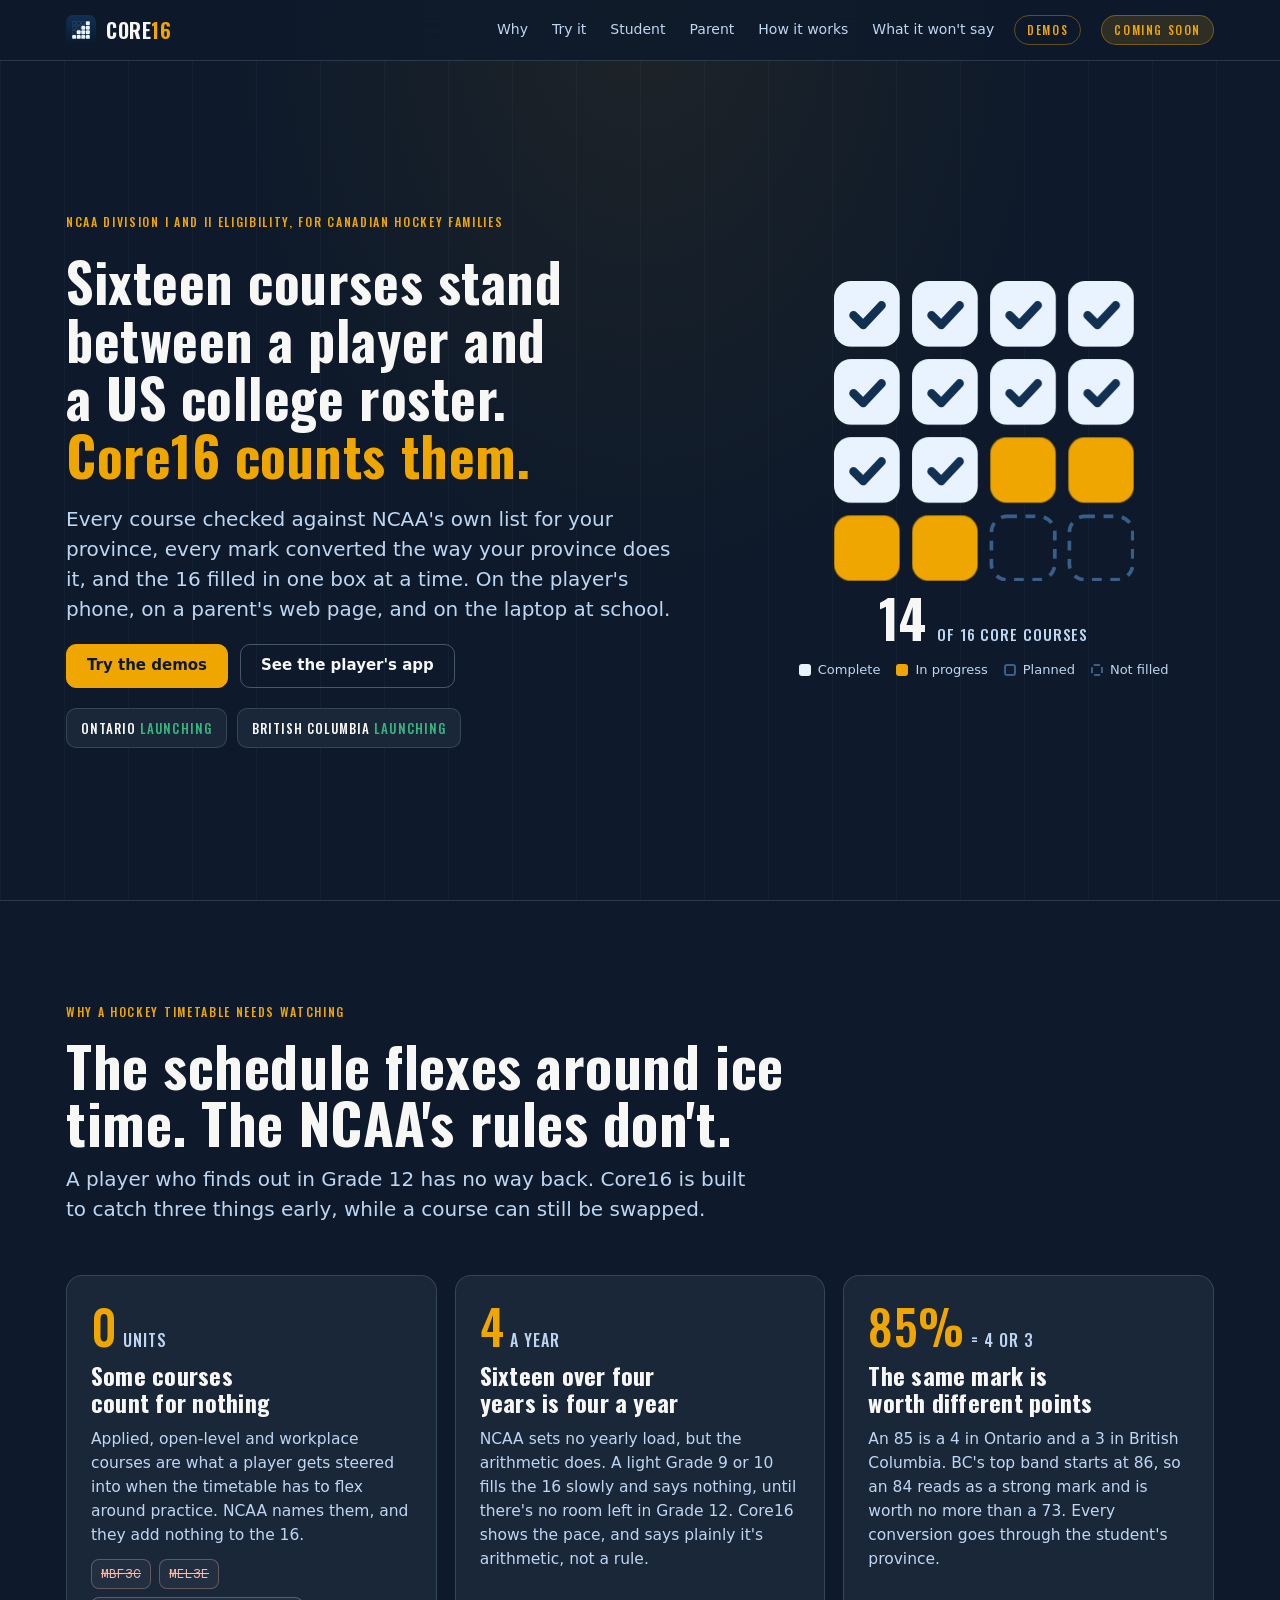
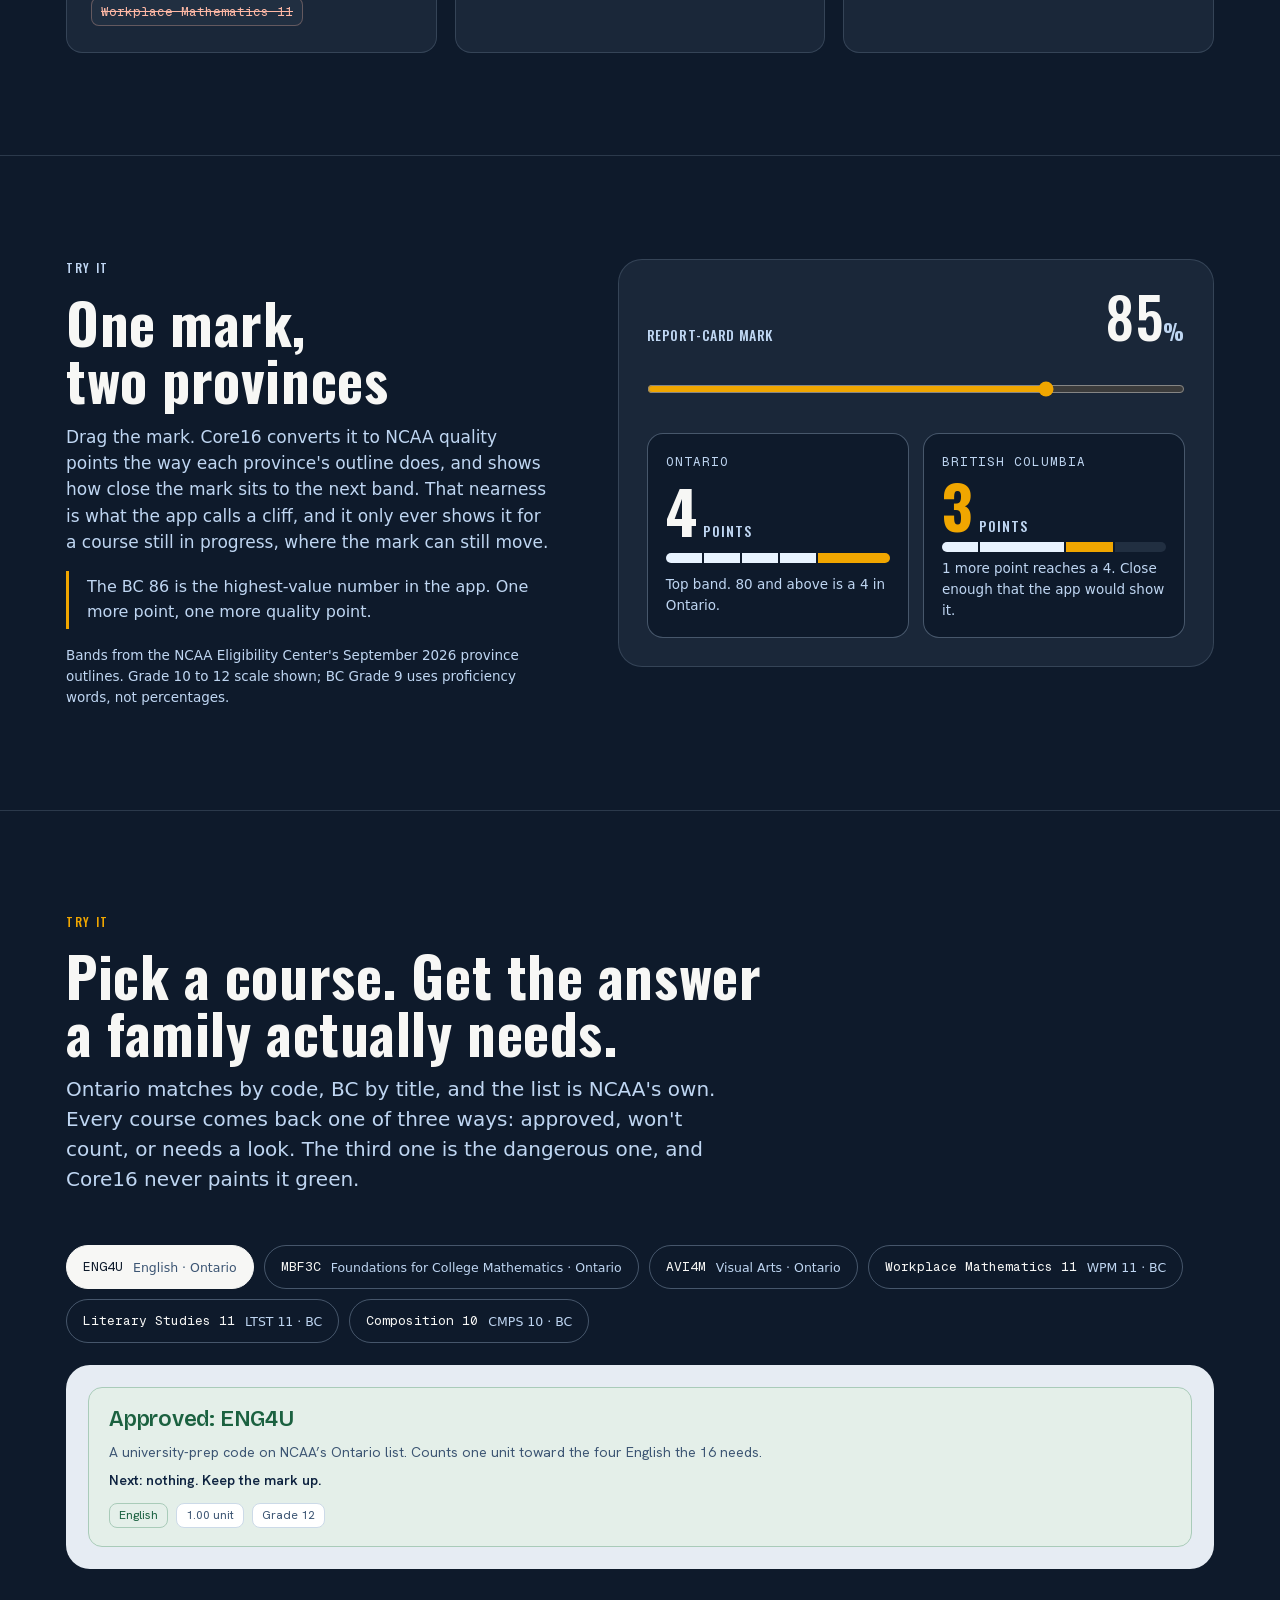
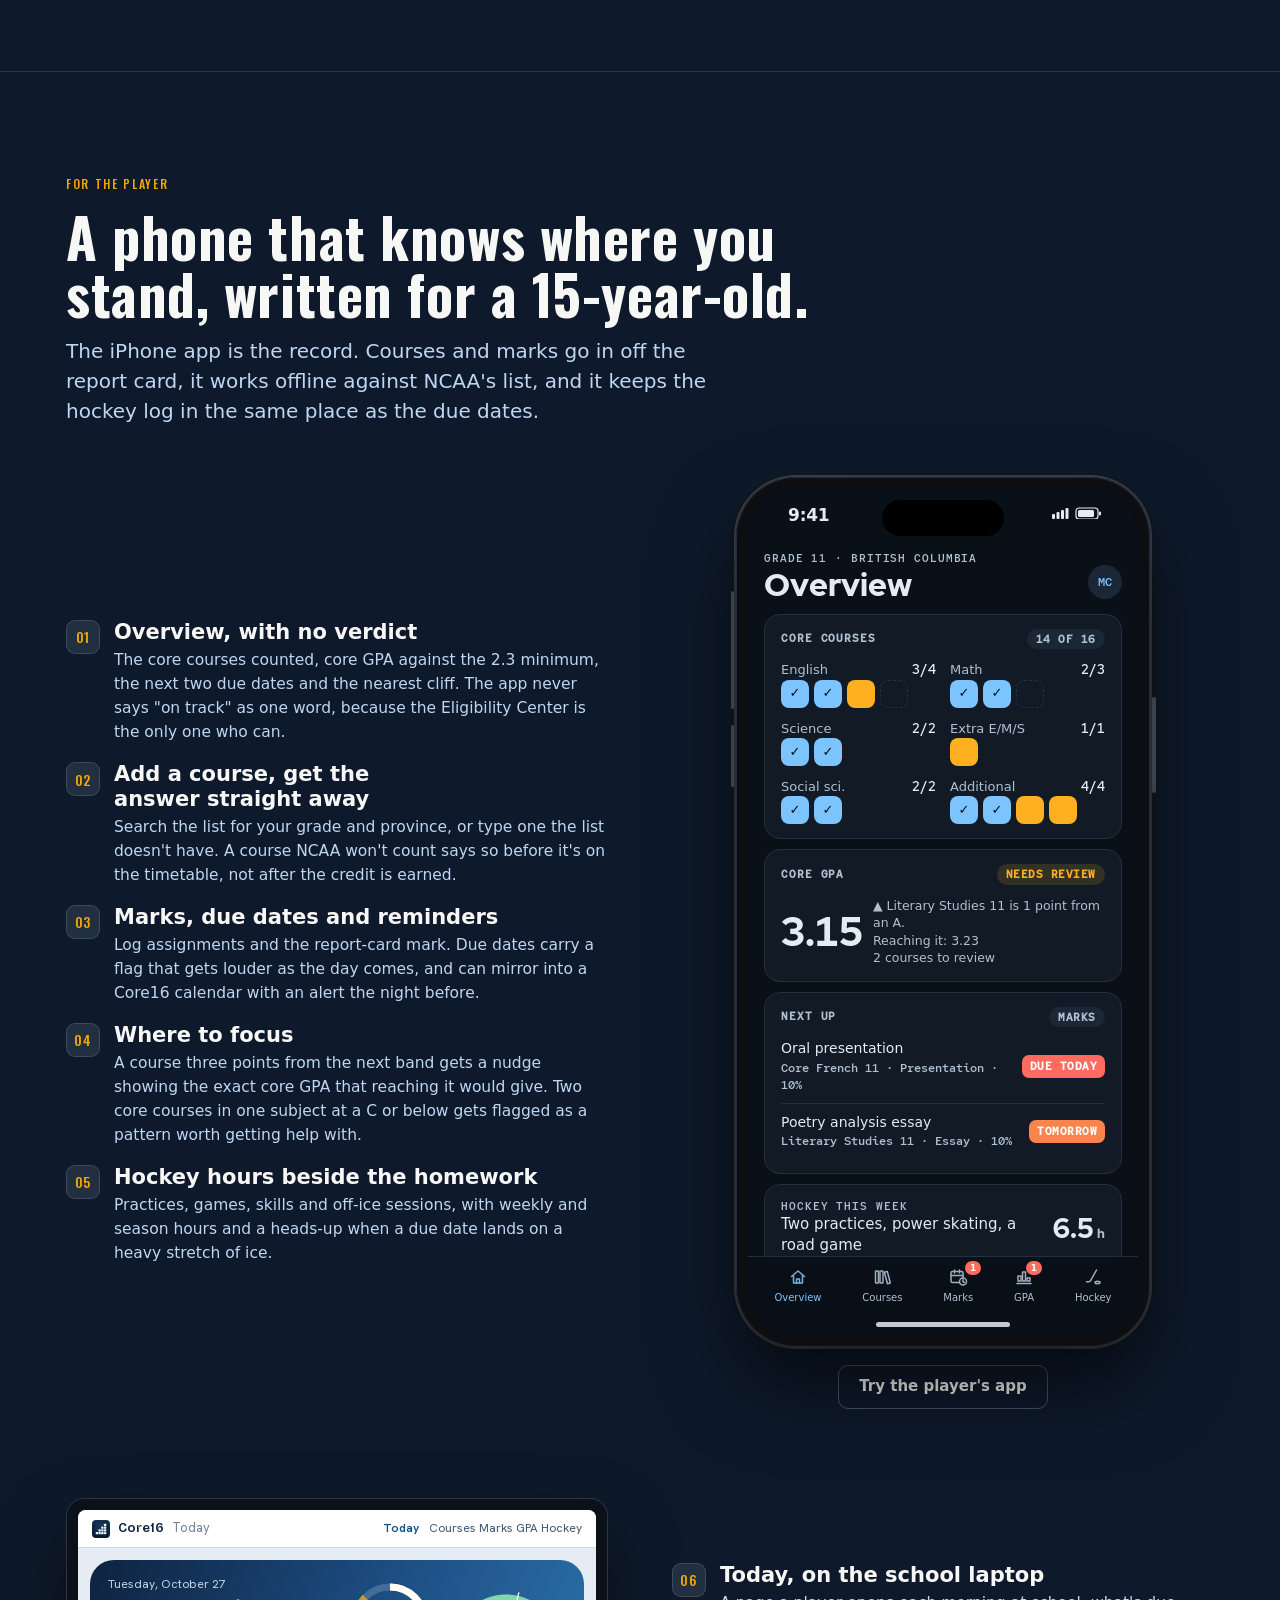
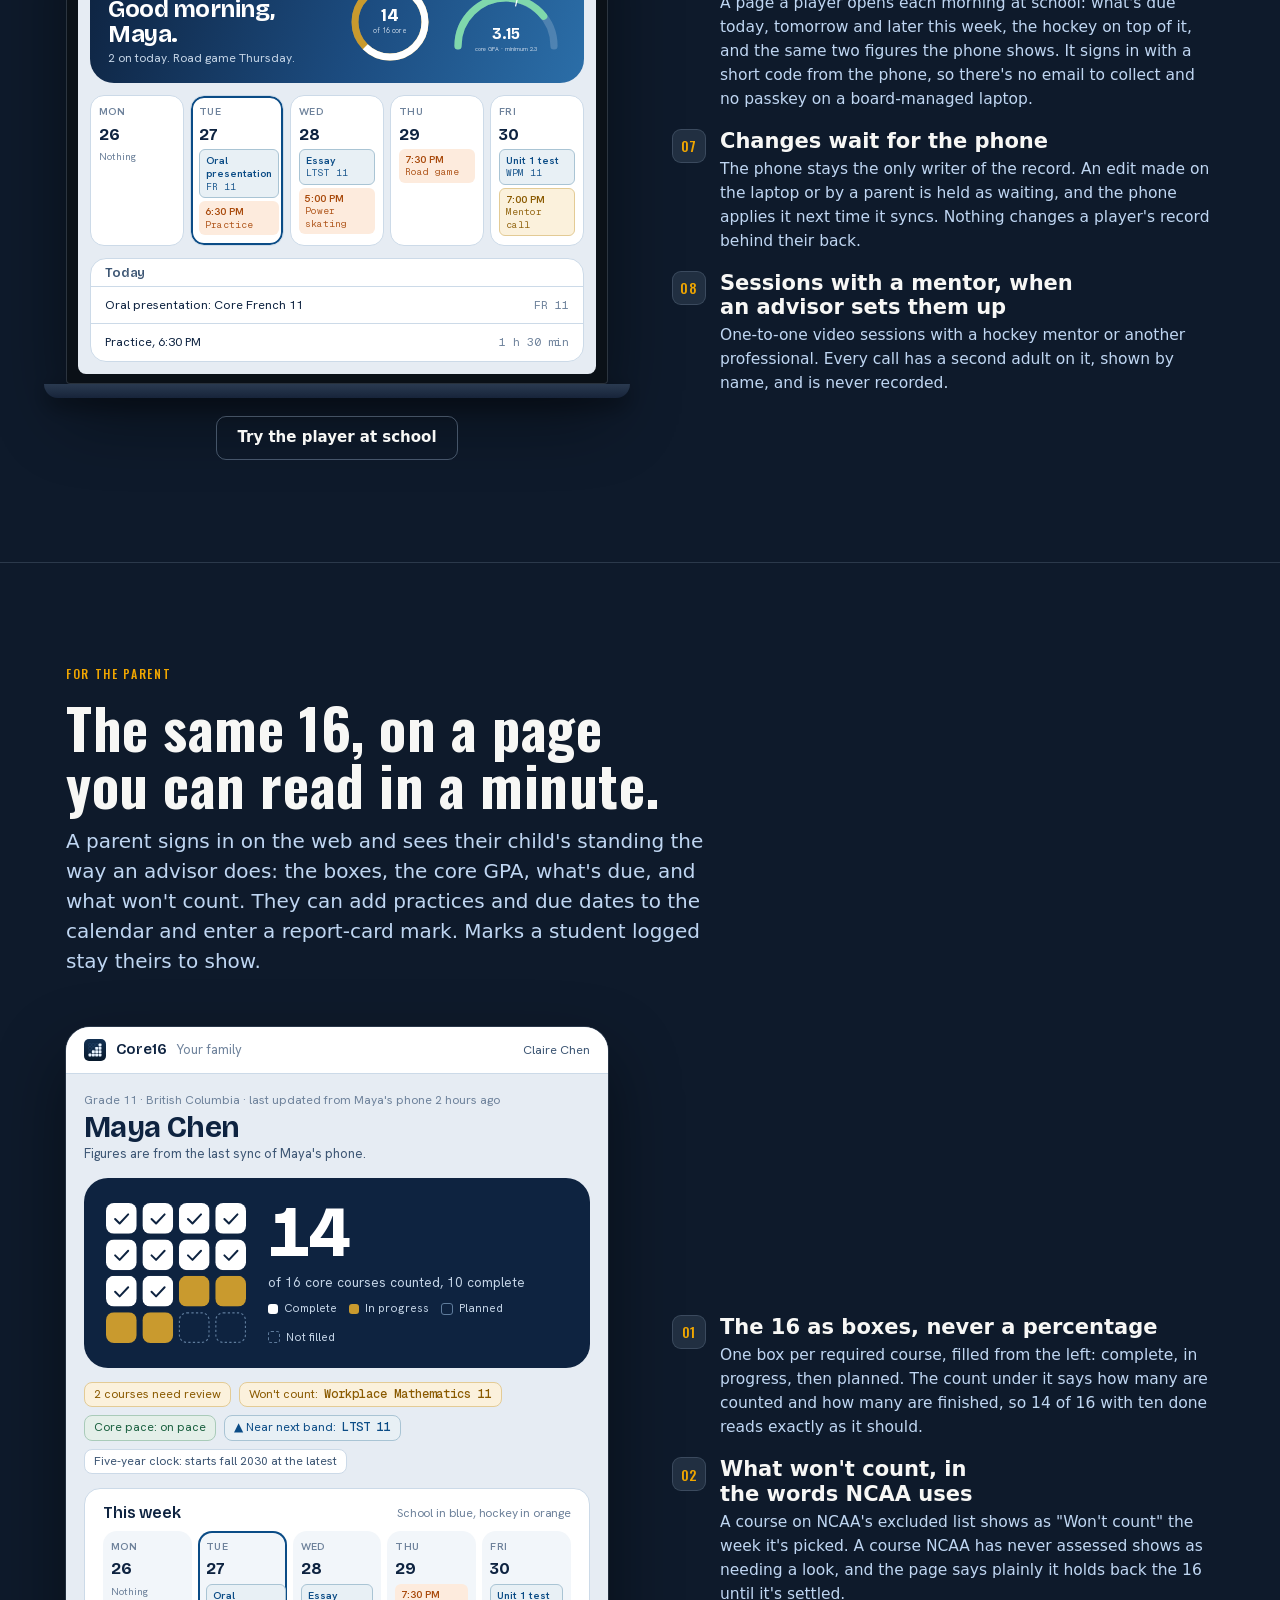
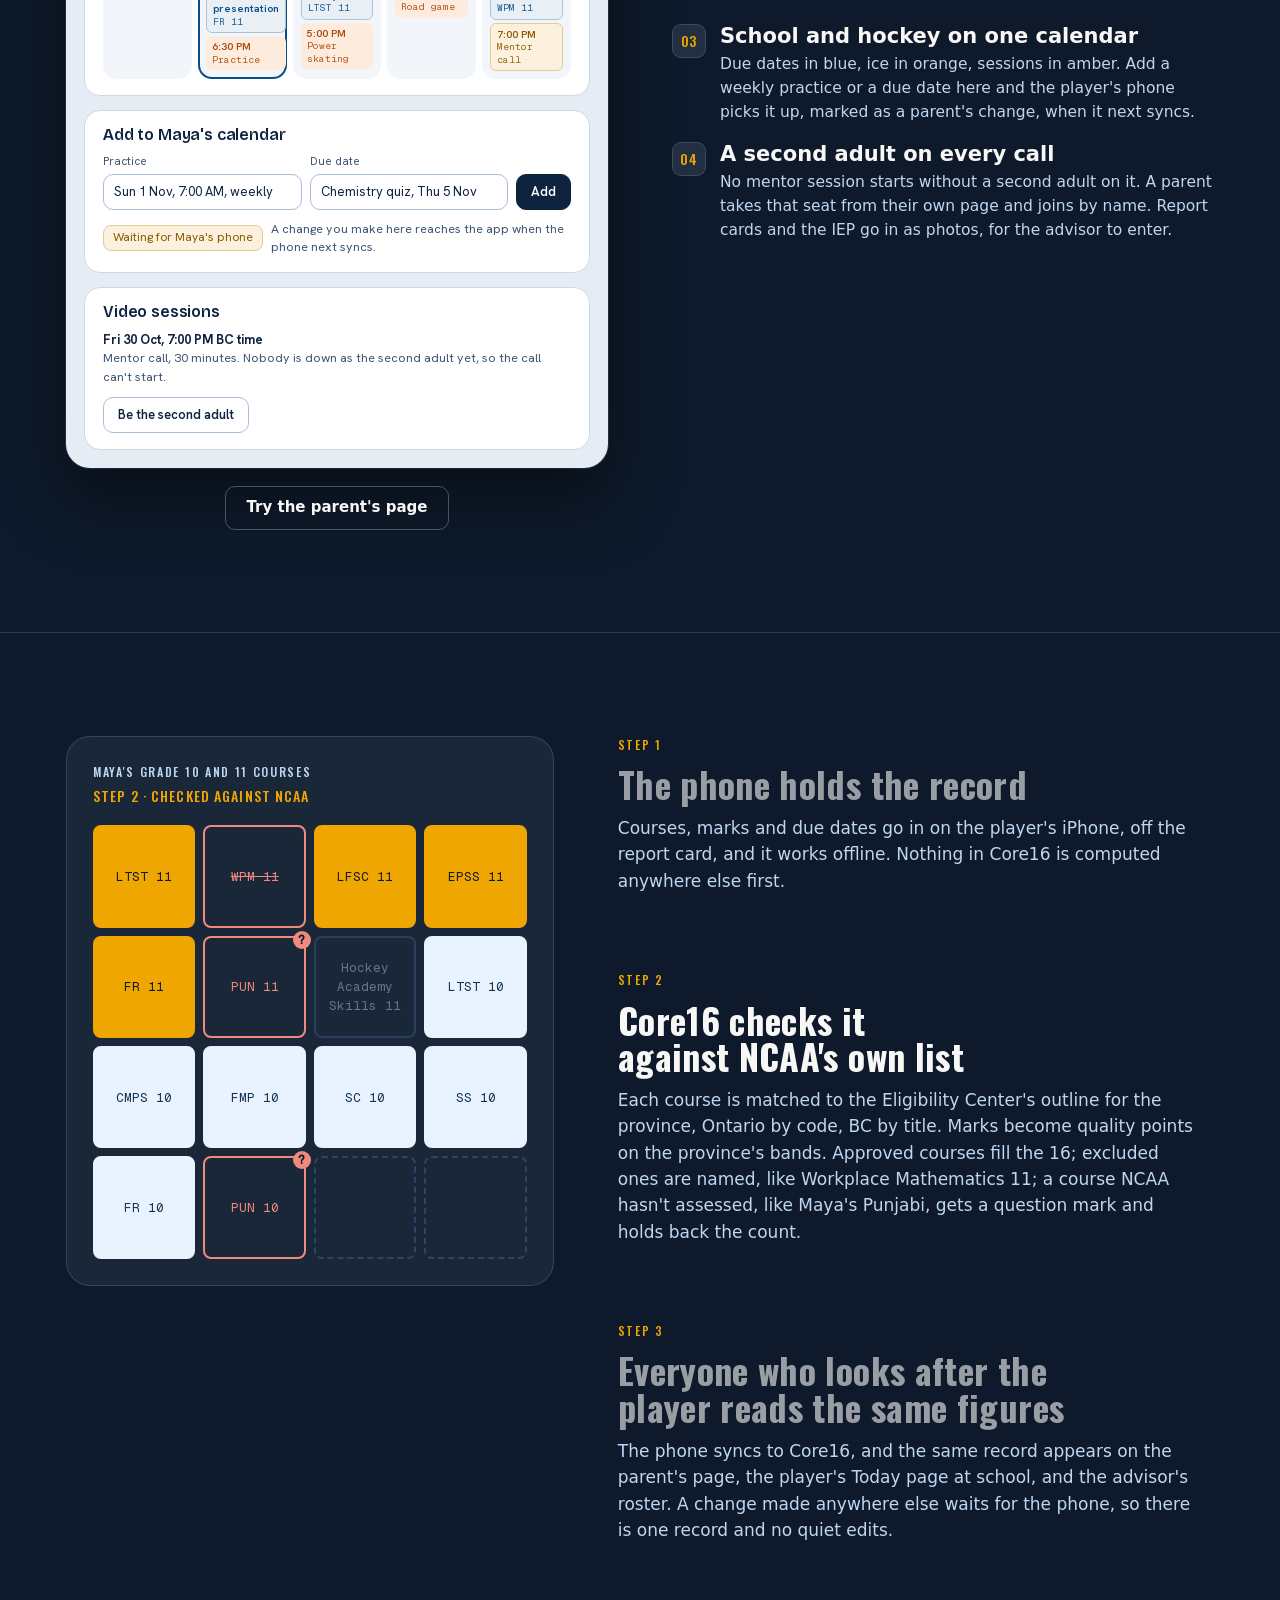
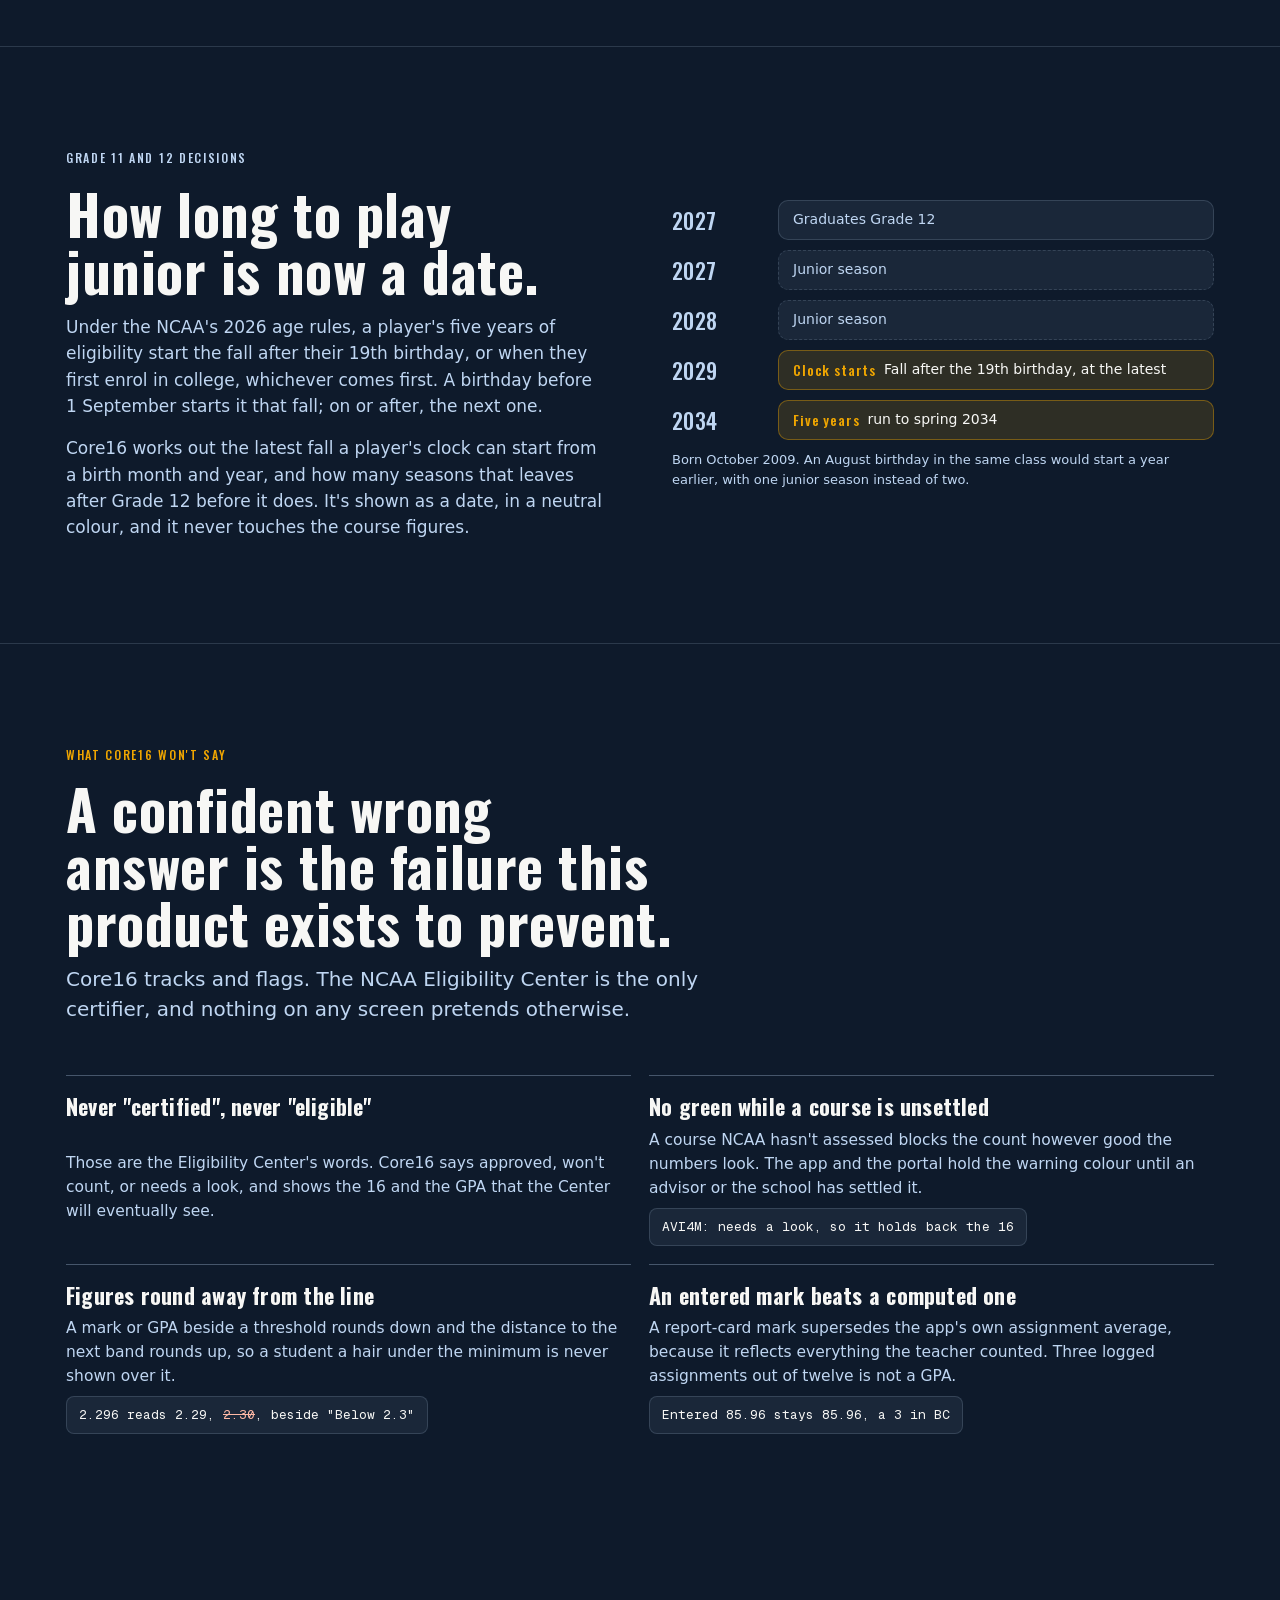
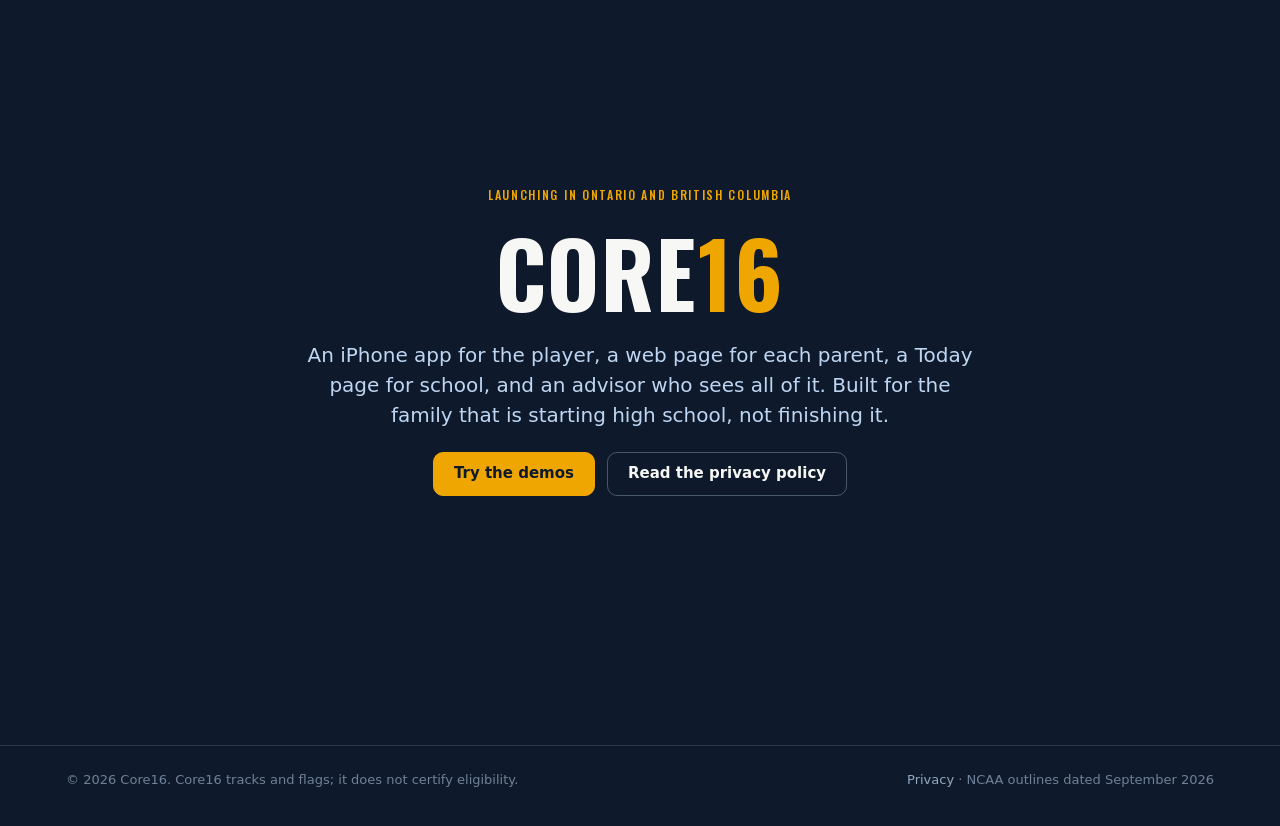
<file: index.html>
<!doctype html>
<html lang="en">
<head>
<meta charset="utf-8">
<meta name="viewport" content="width=device-width, initial-scale=1, viewport-fit=cover">
<title>Core16 — NCAA eligibility tracking for Canadian hockey players</title>
<meta name="description" content="Core16 tracks NCAA Division I/II academic eligibility for Canadian high school hockey players: every course checked against NCAA's own list for your province, every mark converted the way your province does it, and the 16 core courses filled in one box at a time. Launching in Ontario and BC.">
<link rel="icon" type="image/svg+xml" href="assets/mark.svg">
<link rel="apple-touch-icon" href="assets/icon.png">
<style>
/* Layout: a dark rink-coloured page in Core16's site dialect, where the product's two other
   dialects (the phone App and the web Portal) appear as lit screens set into it, and the 16
   boxes are the one motif that runs through everything. Single dark look, as core16.ca is. */

@font-face{font-family:"Oswald";font-weight:500 700;font-display:swap;src:url("assets/fonts/oswald-latin.woff2") format("woff2")}
@font-face{font-family:"Bricolage Grotesque";font-weight:500 700;font-display:swap;src:url("assets/fonts/bricolage-grotesque.woff2") format("woff2")}
@font-face{font-family:"Hanken Grotesk";font-weight:400 700;font-display:swap;src:url("assets/fonts/hanken-grotesk.woff2") format("woff2")}
@font-face{font-family:"Geist Mono";font-weight:400 500;font-display:swap;src:url("assets/fonts/geist-mono.woff2") format("woff2")}
@font-face{font-family:"Red Hat Display";font-weight:800;font-display:swap;src:url("assets/fonts/RedHatDisplay-ExtraBold.ttf") format("truetype")}
@font-face{font-family:"Red Hat Mono";font-weight:500;font-display:swap;src:url("assets/fonts/RedHatMono-Medium.ttf") format("truetype")}

:root{
  color-scheme:dark;
  /* Site dialect (core16.ca) */
  --site-ink:#0e1a2b; --site-ink-light:#bfd6f2; --site-amber:#f0a600; --site-good:#1f8a5c; --site-paper:#f7f7f5;
  --site-line:rgba(191,214,242,.16); --site-line-2:rgba(191,214,242,.32);
  /* The washes are opaque mixes of the same tint into the page colour, so the rink's lines don't show through a card */
  --site-wash:color-mix(in srgb,#bfd6f2 7%,#0e1a2b); --site-wash-2:color-mix(in srgb,#bfd6f2 11%,#0e1a2b);
  --site-amber-wash:color-mix(in srgb,#f0a600 14%,#0e1a2b); --site-amber-line:rgba(240,166,0,.38);
  --site-display:"Oswald",-apple-system,"Segoe UI",sans-serif;
  --site-body:-apple-system,BlinkMacSystemFont,"Segoe UI",system-ui,sans-serif;
  /* Logo tile */
  --mark-top:#123052; --mark-bottom:#08192c; --mark-empty:#3a608a; --mark-filled:#e8f3ff;
  /* Portal dialect, light values: the parent's and the student's web pages */
  --ink:#0e2340; --ink2:#3c5573; --ink3:#6e829b; --ice:#e6ecf3; --ice2:#f2f6fa; --surface:#ffffff; --rule:#ccdae8; --rule2:#a6bed6;
  --blue:#0b4c86; --alarm:#a8261c; --alarmbg:#faeae8; --alarmrule:#e0b3ae; --warn:#8a5a00; --warnbg:#fbf1dc; --warnrule:#e3cb95;
  --ok:#1b6140; --okbg:#e4efe9; --okrule:#a9cbb9; --warnstripe:#c99a2e; --infobg:#e8f0f5; --inforule:#a9c4d4; --hockey:#a94a0c; --hockeybg:#fdebdd;
  --hero:#0e2340; --onhero:#ffffff; --onhero2:#c4d4e6; --herorule:#5f7c9c; --student-hero-mid:#1c4c80; --student-hero-end:#2b6ea8; --student-hero-good:#7fd8ac;
  --display:"Bricolage Grotesque",system-ui,-apple-system,"Segoe UI",sans-serif;
  --sans:"Hanken Grotesk",system-ui,-apple-system,"Segoe UI",sans-serif;
  --mono:"Geist Mono",ui-monospace,"SF Mono",Menlo,monospace;
  /* App dialect, dark values: the iPhone app */
  --app-ground:#0a1017; --app-surface:#121b25; --app-raised:#1b2734; --app-hairline:#223041; --app-ink:#7cc4ff; --app-on-ink:#0a1017; --app-accent:#7cc4ff;
  --app-amber:#ffb020; --app-amber-text:#ffb020; --app-good:#56d19a; --app-bad:#ff6b5e; --app-text:#e3ebf4; --app-text-2:#afc0d3;
  --urgency-tomorrow:#fa854c; --urgency-three-days-text:#f5c459; --urgency-week:#8cb8f2;
  --app-display:"Red Hat Display",system-ui,sans-serif; --app-mono:"Red Hat Mono",ui-monospace,monospace; --app-body:system-ui,-apple-system,sans-serif;
  /* Shape */
  --radius:16px; --radius-s:10px; --radius-hero:24px; --radius-tile:14px; --radius-box:8px; --radius-flag:7px; --radius-pill:999px;
  --gutter-l:max(16px,env(safe-area-inset-left,0px)); --gutter-r:max(16px,env(safe-area-inset-right,0px));
  --ease:cubic-bezier(.2,.7,.2,1);
}

*{box-sizing:border-box}
html{scroll-behavior:smooth;overflow-x:clip}
body{margin:0;background:var(--site-ink);color:var(--site-paper);font-family:var(--site-body);font-size:17px;line-height:1.55;-webkit-font-smoothing:antialiased;overflow-x:clip}
body::before{content:"";position:fixed;inset:0 0 auto;height:env(safe-area-inset-top,0px);z-index:10;background:var(--site-ink)}
body::after{content:"";position:fixed;inset:0;pointer-events:none;z-index:0;
  background:radial-gradient(ellipse at 50% 0%,rgba(240,166,0,.07) 0%,transparent 48%),
  repeating-linear-gradient(90deg,rgba(191,214,242,.035) 0,rgba(191,214,242,.035) 1px,transparent 1px,transparent 64px)}
a{color:inherit}
h1,h2,h3{font-family:var(--site-display);font-weight:700;letter-spacing:.01em;line-height:1.02;margin:0;text-wrap:balance}
p{margin:0}
button{font:inherit;color:inherit}
:focus-visible{outline:2px solid var(--site-amber);outline-offset:2px}
img,svg{max-width:100%}
.wrap{position:relative;z-index:1;max-width:1180px;margin:0 auto;padding-left:var(--gutter-l);padding-right:var(--gutter-r)}
.eyebrow{font-family:var(--site-display);font-weight:500;font-size:12px;letter-spacing:.14em;text-transform:uppercase;color:var(--site-amber)}
.lead{font-size:clamp(17px,1.6vw,20px);line-height:1.5;color:var(--site-ink-light);max-width:34em}
.quiet{color:var(--site-ink-light)}
.num{font-variant-numeric:tabular-nums}

/* Top bar */
.top{position:sticky;top:env(safe-area-inset-top,0px);z-index:9;background:rgba(14,26,43,.82);backdrop-filter:blur(14px);-webkit-backdrop-filter:blur(14px);border-bottom:1px solid var(--site-line)}
.top .wrap{display:flex;align-items:center;gap:20px;min-height:60px}
.brand{display:flex;align-items:center;gap:10px;text-decoration:none}
.brand img{width:30px;height:30px;border-radius:7px}
.brand b{font-family:var(--site-display);font-weight:700;font-size:20px;letter-spacing:.03em}
.brand b span{color:var(--site-amber)}
.top nav{display:flex;align-items:center;gap:4px;margin-left:auto;overflow-x:auto;scrollbar-width:none}
.top nav::-webkit-scrollbar{display:none}
.top nav a{font-size:14px;color:var(--site-ink-light);text-decoration:none;padding:8px 10px;border-radius:var(--radius-s);white-space:nowrap}
.top nav a:hover{color:var(--site-paper);background:var(--site-wash)}
.top nav a.demos{font-family:var(--site-display);font-weight:500;font-size:11.5px;letter-spacing:.14em;text-transform:uppercase;color:var(--site-amber);background:transparent;border:1px solid var(--site-amber-line);border-radius:var(--radius-pill);padding:5px 12px;margin-left:6px;line-height:1.55}
.top nav a.demos:hover{color:var(--site-amber);background:var(--site-amber-wash);border-color:var(--site-amber)}
.badge{font-family:var(--site-display);font-weight:500;font-size:11.5px;letter-spacing:.14em;text-transform:uppercase;color:var(--site-amber);background:var(--site-amber-wash);border:1px solid var(--site-amber-line);border-radius:var(--radius-pill);padding:5px 12px;white-space:nowrap}
@media (max-width:760px){.top nav{display:none}}

/* Hero */
/* The opening fills the first screen, less the top bar, with its content centred in it; on a shorter
   window it grows instead, with the same air above and below */
.hero{padding-block:clamp(40px,5vw,64px);min-height:calc(100svh - 61px - env(safe-area-inset-top,0px));display:grid;align-content:center}
.hero .wrap{display:grid;grid-template-columns:minmax(0,1.15fr) minmax(0,.85fr);gap:clamp(28px,5vw,64px);align-items:center}
.hero h1{font-size:clamp(34px,4.2vw,56px);line-height:1.08}
.hero h1 em{font-style:normal;color:var(--site-amber)}
.hero .copy{display:grid;gap:20px}
.ctas{display:flex;flex-wrap:wrap;gap:12px}
.btn{display:inline-flex;align-items:center;gap:8px;min-height:44px;padding:0 20px;border-radius:var(--radius-s);text-decoration:none;font-weight:600;font-size:15px;border:1px solid transparent;cursor:pointer;transition:transform .15s var(--ease),background .15s}
.btn:hover{transform:translateY(-1px)}
.btn.primary{background:var(--site-amber);color:var(--site-ink);border-color:var(--site-amber)}
.btn.primary:hover{background:#f7b31a}
.btn.ghost{background:transparent;color:var(--site-paper);border-color:var(--site-line-2)}
.btn.ghost:hover{background:var(--site-wash)}
.provinces{display:flex;gap:10px;flex-wrap:wrap}
.province{font-family:var(--site-display);font-weight:500;font-size:13px;letter-spacing:.08em;text-transform:uppercase;background:var(--site-wash);border:1px solid var(--site-line);border-radius:var(--radius-s);padding:9px 14px}
.province strong{color:#38b57e;font-weight:500}

.sixteen{position:relative;display:grid;gap:14px;justify-items:center}
.sixteen svg{width:min(100%,300px);height:auto;display:block}
.sixteen .box{transform-box:fill-box;transform-origin:center}
.sixteen .done{fill:var(--mark-filled)}
.sixteen .now{fill:var(--site-amber)}
.sixteen .later{fill:none;stroke:var(--mark-empty);stroke-width:3}
.sixteen .empty{fill:none;stroke:var(--mark-empty);stroke-width:3;stroke-dasharray:8 7}
.sixteen .tick{fill:none;stroke:var(--mark-top);stroke-width:7;stroke-linecap:round;stroke-linejoin:round}
.sixteen .total{display:flex;align-items:baseline;gap:12px;font-family:var(--site-display)}
.sixteen .total b{font-size:52px;line-height:.9;font-weight:700;letter-spacing:-.01em}
.sixteen .total span{font-size:15px;letter-spacing:.06em;text-transform:uppercase;color:var(--site-ink-light);font-weight:500}
.key{display:flex;gap:16px;flex-wrap:wrap;justify-content:center;font-size:13px;color:var(--site-ink-light)}
.key li{list-style:none;display:flex;align-items:center;gap:7px}
.key i{width:12px;height:12px;border-radius:3px;display:inline-block}
.key .done i{background:var(--mark-filled)}
.key .now i{background:var(--site-amber)}
.key .later i{border:2px solid var(--mark-empty)}
.key .empty i{border:2px dashed var(--mark-empty)}
.key{margin:0;padding:0}
@media (prefers-reduced-motion:no-preference){
  .js .sixteen .box.pop{animation:pop .55s var(--ease) both}
  @keyframes pop{from{transform:scale(.6);opacity:0}to{transform:scale(1);opacity:1}}
}
@media (max-width:860px){.hero .wrap{grid-template-columns:1fr}.sixteen{order:-1}.sixteen svg{width:min(100%,240px)}}

/* Sections */
section.band{padding-block:clamp(56px,8vw,112px);border-top:1px solid var(--site-line)}
.head{display:grid;gap:14px;max-width:760px;margin-bottom:clamp(28px,4vw,52px)}
.head h2{font-size:clamp(32px,4.4vw,56px)}
.grid3{display:grid;grid-template-columns:repeat(3,minmax(0,1fr));gap:18px}
@media (max-width:860px){.grid3{grid-template-columns:1fr}}
.card{background:var(--site-wash);border:1px solid var(--site-line);border-radius:var(--radius);padding:26px 24px;display:grid;gap:12px;align-content:start;min-width:0}
.card h3{font-size:24px;line-height:1.1}
.card p{color:var(--site-ink-light);font-size:15.5px}
.card .fig{font-family:var(--site-display);font-size:48px;line-height:1;color:var(--site-amber);letter-spacing:.01em}
.card .fig small{font-size:16px;color:var(--site-ink-light);letter-spacing:.06em;text-transform:uppercase;margin-left:6px}
.codes{display:flex;gap:8px;flex-wrap:wrap}
.code{font-family:var(--mono);font-size:12.5px;padding:4px 9px;border-radius:var(--radius-box);background:var(--site-wash-2);border:1px solid var(--site-line)}
.code.x{color:#ffb9a6;border-color:rgba(255,185,166,.3);text-decoration:line-through}

/* Reveal on scroll: visible at rest, slid in only once the page has loaded with JS. Copy comes in
   from the left and screens from the right; cards and numbered points arrive one after another. */
.reveal{transition:opacity .85s var(--ease),transform .85s var(--ease)}
.js .reveal.pre{opacity:0;transform:translateY(32px)}
.js .reveal.from-left.pre{transform:translateX(-56px)}
.js .reveal.from-right.pre{transform:translateX(56px)}
.js .reveal.pre.in{opacity:1;transform:none}
.grid3 .reveal:nth-child(2),.rules .reveal:nth-child(2){transition-delay:.12s}
.grid3 .reveal:nth-child(3),.rules .reveal:nth-child(3){transition-delay:.24s}
.rules .reveal:nth-child(4){transition-delay:.36s}
.points li{transition:opacity .7s var(--ease),transform .7s var(--ease)}
.js .points.pre li{opacity:0;transform:translateX(-28px)}
.js .points.from-right.pre li{transform:translateX(28px)}
.js .points.pre.in li{opacity:1;transform:none}
.points li:nth-child(2){transition-delay:.1s}.points li:nth-child(3){transition-delay:.2s}.points li:nth-child(4){transition-delay:.3s}.points li:nth-child(5){transition-delay:.4s}
@media (prefers-reduced-motion:reduce){.reveal,.points li{transition:none}.js .reveal.pre,.js .points.pre li{opacity:1;transform:none}}

/* Converter */
.two{display:grid;grid-template-columns:minmax(0,.9fr) minmax(0,1.1fr);gap:clamp(28px,5vw,72px);align-items:start}
@media (max-width:900px){.two{grid-template-columns:1fr}}
.tool{background:var(--site-wash);border:1px solid var(--site-line);border-radius:var(--radius-hero);padding:28px;display:grid;gap:22px}
.tool label{display:flex;justify-content:space-between;align-items:baseline;font-size:14px;color:var(--site-ink-light);letter-spacing:.04em;text-transform:uppercase;font-family:var(--site-display);font-weight:500}
.tool output{font-family:var(--site-display);font-size:56px;line-height:1;color:var(--site-paper);letter-spacing:.01em}
.tool output small{font-size:22px;color:var(--site-ink-light)}
input[type=range]{width:100%;accent-color:var(--site-amber);height:44px;margin:0;cursor:pointer}
.bands{display:grid;grid-template-columns:1fr 1fr;gap:14px}
@media (max-width:480px){.bands{grid-template-columns:1fr}}
.band-card{background:var(--site-ink);border:1px solid var(--site-line-2);border-radius:var(--radius);padding:18px 18px 16px;display:grid;gap:6px;min-width:0}
.band-card .prov{font-family:var(--mono);font-size:12.5px;letter-spacing:.08em;color:var(--site-ink-light)}
.band-card .pts{font-family:var(--site-display);font-size:60px;line-height:.9;font-weight:700;transition:color .25s}
.band-card .pts small{font-size:14px;letter-spacing:.08em;text-transform:uppercase;color:var(--site-ink-light);margin-left:6px;font-weight:500}
.band-card .dist{font-size:13.5px;color:var(--site-ink-light);min-height:2.6em}
.band-card.cliff .pts{color:var(--site-amber)}
.scale{display:flex;height:10px;border-radius:5px;overflow:hidden;gap:2px;margin-top:4px}
.scale i{display:block;height:100%;background:var(--site-wash-2)}
.scale i.on{background:var(--mark-filled)}
.scale i.hot{background:var(--site-amber)}
.aside{display:grid;gap:16px}
.aside p{color:var(--site-ink-light)}
.callout{border-left:3px solid var(--site-amber);padding:4px 0 4px 18px;color:var(--site-paper);font-size:16px}

/* Course check */
.chips{display:flex;flex-wrap:wrap;gap:10px}
.pick{min-height:44px;padding:8px 16px;border-radius:var(--radius-pill);border:1px solid var(--site-line-2);background:transparent;cursor:pointer;display:inline-flex;align-items:center;gap:10px;transition:background .15s,border-color .15s}
.pick code{font-family:var(--mono);font-size:13px}
.pick small{font-size:12.5px;color:var(--site-ink-light)}
.pick:hover{background:var(--site-wash)}
.pick[aria-pressed=true]{background:var(--site-paper);color:var(--site-ink);border-color:var(--site-paper)}
.pick[aria-pressed=true] small{color:var(--ink2)}
.verdict-stage{margin-top:22px}
/* The verdict is drawn in the portal's own dialect: a tinted banner, one fill and a word */
.pv{background:var(--ice);border-radius:var(--radius-hero);padding:22px;color:var(--ink);font-family:var(--sans);font-size:14px;line-height:1.45}
.verdict{display:grid;gap:8px;background:var(--okbg);border:1px solid var(--okrule);border-radius:var(--radius-tile);padding:18px 20px;color:var(--ok);transition:background .25s,border-color .25s,color .25s}
.verdict b{font-family:var(--display);font-weight:600;font-size:22px;line-height:1.25;letter-spacing:-.01em}
.verdict .why{color:var(--ink2)}
.verdict .next{color:var(--ink);font-weight:600}
.verdict.alarm{background:var(--alarmbg);border-color:var(--alarmrule);color:var(--alarm)}
.verdict.warn{background:var(--warnbg);border-color:var(--warnrule);color:var(--warn)}
.verdict .meta{display:flex;gap:8px;flex-wrap:wrap;margin-top:4px}
.chip{display:inline-flex;align-items:center;gap:6px;font-size:12px;padding:3px 9px;border-radius:var(--radius-box);border:1px solid var(--rule);background:var(--surface);color:var(--ink2);font-family:var(--sans)}
.chip b{font-family:var(--mono);font-weight:500;font-size:12px}
.chip.alarm{background:var(--alarmbg);border-color:var(--alarmrule);color:var(--alarm)}
.chip.warn{background:var(--warnbg);border-color:var(--warnrule);color:var(--warn)}
.chip.ok{background:var(--okbg);border-color:var(--okrule);color:var(--ok)}
.chip.info{background:var(--infobg);border-color:var(--inforule);color:var(--blue)}
.chip.mono{font-family:var(--mono)}

/* Student: phone + laptop */
.persona{display:grid;grid-template-columns:minmax(0,1fr) minmax(0,1fr);gap:clamp(28px,5vw,72px);align-items:center}
@media (max-width:900px){.persona{grid-template-columns:1fr}.persona .screen{order:-1}}
.persona.flip .screen{order:-1}
@media (max-width:900px){.persona.flip .screen{order:-1}}
.points{display:grid;gap:18px;margin:0;padding:0;list-style:none}
.points li{display:grid;grid-template-columns:34px 1fr;gap:14px;align-items:start}
.points .n{width:34px;height:34px;border-radius:9px;background:var(--site-wash-2);border:1px solid var(--site-line);display:grid;place-items:center;font-family:var(--site-display);font-weight:500;color:var(--site-amber);font-size:14px;letter-spacing:.04em}
.points h3{font-size:21px;line-height:1.15;margin-bottom:4px;font-family:var(--site-body);font-weight:650;letter-spacing:0}
.points p{color:var(--site-ink-light);font-size:15.5px}

/* The phone, drawn as the demo draws it: a titanium rim with the side buttons, the Dynamic Island in
   a status bar, iPhone proportions, and the home indicator under the tab bar */
.phone{width:min(100%,414px);margin:0 auto;background:#0c0e12;border-radius:60px;padding:12px;box-shadow:0 40px 80px rgba(0,0,0,.6),0 0 0 2px #3b414b,0 0 0 3.5px #15181d,inset 0 0 0 1px #262b33;position:relative}
.phone::before,.phone::after{content:"";position:absolute;width:3.5px;border-radius:2px;background:#3b414b}
.phone::before{left:-5.5px;top:170px;height:62px;box-shadow:0 78px 0 0 #3b414b,0 -56px 0 0 #3b414b}
.phone::after{right:-5.5px;top:220px;height:96px}
.phone .glass{background:var(--app-ground);border-radius:49px;overflow:hidden;color:var(--app-text);font-family:var(--app-body);font-size:14px;line-height:1.4;padding:62px 16px 104px;aspect-ratio:390/846;position:relative}
.phone .statusbar{position:absolute;top:0;left:0;right:0;height:60px;z-index:3;pointer-events:none;background:linear-gradient(var(--app-ground) 0 40px,transparent);display:flex;justify-content:space-between;align-items:flex-start;padding:18px 36px 0 40px;font:600 17px/1 var(--app-body);letter-spacing:-.2px;color:var(--app-text)}
.phone .statusbar svg{width:50px;height:12px;fill:var(--app-text)}
.phone .island{position:absolute;top:11px;left:50%;transform:translateX(-50%);width:122px;height:36px;border-radius:20px;background:#000;z-index:4}
.phone .homebar{position:absolute;bottom:8px;left:50%;transform:translateX(-50%);width:134px;height:5px;border-radius:3px;background:var(--app-text);opacity:.85;z-index:5}
.app-eyebrow{font-family:var(--app-mono);font-size:11px;font-weight:500;letter-spacing:.9px;text-transform:uppercase;color:var(--app-text-2)}
.app-title{font-family:var(--app-display);font-weight:800;font-size:32px;line-height:1.05;margin:2px 0 12px}
.app-top{display:flex;justify-content:space-between;align-items:center}
.app-initials{width:34px;height:34px;border-radius:50%;background:var(--app-raised);display:grid;place-items:center;font-family:var(--app-mono);font-size:12px;font-weight:500;color:var(--app-accent)}
.app-panel{background:var(--app-surface);border:1px solid var(--app-hairline);border-radius:16px;padding:14px 16px;display:grid;gap:12px;margin-bottom:10px}
.app-panel header{display:flex;justify-content:space-between;align-items:center}
.app-panel header .app-eyebrow{font-weight:600;color:var(--app-text-2)}
.app-chip{font-family:var(--app-mono);font-size:10.5px;font-weight:600;letter-spacing:.05em;text-transform:uppercase;padding:3px 9px;border-radius:var(--radius-pill);background:var(--app-raised);color:var(--app-text-2)}
.app-chip.good{color:var(--app-good);background:rgba(86,209,154,.14)}
.app-chip.warn{color:var(--app-amber-text);background:rgba(255,176,32,.14)}
.app-slot-grid{display:grid;grid-template-columns:1fr 1fr;gap:12px 14px}
.app-slot-label{display:flex;justify-content:space-between;font-size:13px;color:var(--app-text-2)}
.app-slot-label b{font-family:var(--app-mono);font-weight:500;color:var(--app-text)}
.app-slots{display:flex;gap:5px}
.app-slot{width:28px;height:28px;border-radius:var(--radius-box);background:var(--app-raised);display:grid;place-items:center;font-size:13px;color:var(--app-on-ink);font-weight:700}
.app-slot.done{background:var(--app-ink)}
.app-slot.half{background:linear-gradient(90deg,var(--app-ink) 50%,var(--app-raised) 50%)}
.app-slot.now{background:var(--app-amber)}
.app-slot.later{background:transparent;border:1.5px solid var(--app-hairline)}
.app-slot.empty{background:transparent;border:1.5px dashed var(--app-hairline)}
.app-row{display:flex;justify-content:space-between;align-items:center;gap:10px}
.app-big{font-family:var(--app-display);font-weight:800;font-size:40px;line-height:1;font-variant-numeric:tabular-nums;white-space:nowrap}
.app-sub{font-size:12.5px;color:var(--app-text-2)}
.app-list{display:grid;gap:0;margin:0;padding:0;list-style:none}
.app-list li{display:flex;justify-content:space-between;align-items:center;gap:10px;padding:9px 0;border-top:1px solid var(--app-hairline)}
.app-list li:first-child{border-top:0;padding-top:0}
.app-list .what{display:grid;gap:1px;min-width:0}
.app-list .what em{font-style:normal;font-family:var(--app-mono);font-size:12px;font-weight:500;color:var(--app-text-2)}
.app-flag{font-family:var(--app-mono);font-size:11px;font-weight:700;letter-spacing:.04em;text-transform:uppercase;padding:4px 8px;border-radius:var(--radius-flag);white-space:nowrap}
.app-flag.today{background:var(--app-bad);color:#fff}
.app-flag.tomorrow{background:var(--urgency-tomorrow);color:#fff}
.app-flag.three{background:rgba(255,176,32,.18);color:var(--urgency-three-days-text)}
.app-flag.week{background:rgba(140,184,242,.18);color:var(--urgency-week)}
.app-tabs{position:absolute;left:0;right:0;bottom:0;display:flex;justify-content:space-around;padding:10px 6px 30px;background:rgba(10,16,23,.92);border-top:1px solid var(--app-hairline);backdrop-filter:blur(8px)}
.app-tabs > span{font-size:10px;color:var(--app-text-2);display:grid;justify-items:center;gap:4px;position:relative}
.app-tabs > span svg{width:20px;height:20px;fill:none;stroke:currentColor;stroke-width:1.5;stroke-linecap:round;stroke-linejoin:round;opacity:.9}
.app-tabs > span.on{color:var(--app-accent)}
.app-tabs > span .n{position:absolute;display:inline-block;top:-6px;right:-8px;background:var(--app-bad);color:#fff;font-size:9px;font-weight:700;border-radius:999px;padding:0 5px;line-height:14px}

.laptop{width:min(100%,560px);margin:0 auto}
.laptop .lid{background:#0b1118;border-radius:18px 18px 4px 4px;padding:12px 12px 10px;box-shadow:0 30px 70px rgba(0,0,0,.45),inset 0 0 0 1px rgba(191,214,242,.18)}
.laptop .base{height:14px;background:linear-gradient(#2a3a50,#17243a);border-radius:0 0 14px 14px;margin:0 -4%;box-shadow:0 8px 20px rgba(0,0,0,.4)}
.laptop .glass{background:var(--ice);border-radius:8px;overflow:hidden;color:var(--ink);font-family:var(--sans);font-size:12.5px;line-height:1.45}
.st-top{display:flex;align-items:center;gap:8px;padding:9px 14px;background:var(--surface);border-bottom:1px solid var(--rule);font-family:var(--display);font-weight:600;font-size:13px}
.st-top img{width:18px;height:18px;border-radius:4px}
.st-top span{color:var(--ink3);font-weight:400;font-family:var(--sans)}
.st-top nav{margin-left:auto;display:flex;gap:10px;font-family:var(--sans);font-weight:400;color:var(--ink2);font-size:12px}
.st-top nav b{color:var(--blue);font-weight:600}
.st-hero{display:grid;grid-template-columns:1fr auto auto;gap:14px;align-items:center;padding:16px 18px;background:linear-gradient(110deg,var(--hero),var(--student-hero-mid) 55%,var(--student-hero-end));color:var(--onhero);margin:12px;border-radius:var(--radius-hero)}
@media (max-width:480px){.st-hero{grid-template-columns:1fr 1fr}.st-hero .st-hello{grid-column:1/-1}}
.st-hello{display:grid;gap:3px;min-width:0}
.st-date{font-size:11.5px;color:var(--onhero2)}
.st-hello h1{font-family:var(--display);font-weight:700;font-size:24px;letter-spacing:-.02em;color:var(--onhero);line-height:1.05}
.st-hello p{color:var(--onhero2);font-size:12px}
.st-ring,.st-gauge{width:84px;height:auto;display:block}
.st-ring .track{fill:none;stroke:rgba(255,255,255,.18);stroke-width:10}
.st-ring .now{fill:none;stroke:var(--warnstripe);stroke-width:10;stroke-linecap:butt}
.st-ring .done{fill:none;stroke:var(--onhero);stroke-width:10}
.st-ring text,.st-gauge text{fill:var(--onhero);text-anchor:middle;font-family:var(--display);font-weight:700}
.st-ring .big,.st-gauge .big{font-size:26px}
.st-ring .small,.st-gauge .small{font-size:10px;font-family:var(--sans);font-weight:400;fill:var(--onhero2)}
.st-gauge{width:120px}
.st-gauge .track{fill:none;stroke:rgba(255,255,255,.18);stroke-width:12;stroke-linecap:round}
.st-gauge .fill{fill:none;stroke:var(--student-hero-good);stroke-width:12;stroke-linecap:round}
.st-gauge .tick{stroke:var(--onhero);stroke-width:2}
.st-week{display:grid;grid-template-columns:repeat(5,1fr);gap:6px;padding:0 12px 12px;margin:0;list-style:none}
.st-week li{background:var(--surface);border:1px solid var(--rule);border-radius:var(--radius-tile);padding:8px 8px 9px;display:grid;gap:3px;min-width:0;align-content:start}
.st-week li.today{box-shadow:inset 0 0 0 2px var(--blue)}
.st-week .dow{font-size:10.5px;color:var(--ink3);text-transform:uppercase;letter-spacing:.04em;font-weight:600}
.st-week .date{font-family:var(--display);font-weight:700;font-size:16px}
.ev{display:grid;gap:0;font-size:10.5px;border-radius:6px;padding:4px 6px;line-height:1.3}
.ev i{font-style:normal;font-weight:600}
.ev em{font-style:normal;font-family:var(--mono);font-size:9.5px;opacity:.9}
.ev.due{background:var(--infobg);color:var(--blue);border:1px solid var(--inforule)}
.ev.hockey{background:var(--hockeybg);color:var(--hockey)}
.ev.session{background:var(--warnbg);color:var(--warn);border:1px solid var(--warnrule)}
.none{font-size:10.5px;color:var(--ink3)}
.st-list{margin:0 12px 12px;background:var(--surface);border:1px solid var(--rule);border-radius:var(--radius);overflow:hidden}
.st-list ul{margin:0;padding:0;list-style:none}
.st-list li{display:flex;justify-content:space-between;align-items:center;gap:10px;padding:9px 14px;border-top:1px solid var(--rule)}
.st-list h2{font-family:var(--display);font-weight:600;font-size:13px;letter-spacing:-.01em;padding:8px 14px 6px;color:var(--ink2)}
.st-list .c{font-family:var(--mono);font-size:11.5px;color:var(--ink3)}

/* Parent portal */
.portal{width:min(100%,640px);margin:0 auto;background:var(--ice);border-radius:var(--radius-hero);overflow:hidden;color:var(--ink);font-family:var(--sans);font-size:13px;line-height:1.45;box-shadow:0 30px 70px rgba(0,0,0,.45),0 0 0 1px rgba(191,214,242,.18)}
.topbar{display:flex;align-items:center;gap:10px;padding:12px 18px;background:var(--surface);border-bottom:1px solid var(--rule);font-family:var(--display);font-weight:600;font-size:15px}
.topbar img{width:22px;height:22px;border-radius:5px}
.topbar span{color:var(--ink3);font-family:var(--sans);font-weight:400;font-size:13px}
.topbar .me{margin-left:auto;font-family:var(--sans);font-weight:400;font-size:12.5px;color:var(--ink2)}
.portal .body{padding:18px;display:grid;gap:14px}
.pagehead{display:grid;gap:2px}
.pagehead p{font-size:12px;color:var(--ink3)}
.pagehead h2{font-family:var(--display);font-weight:700;font-size:30px;letter-spacing:-.02em;line-height:1.05;color:var(--ink)}
.pagehead .sub{color:var(--ink2);font-size:13px}
.child{background:var(--hero);color:var(--onhero);border-radius:var(--radius-hero);padding:22px;display:grid;grid-template-columns:auto 1fr;gap:22px;align-items:center}
@media (max-width:480px){.child{grid-template-columns:1fr}}
.hero-grid{width:140px;height:140px;display:block}
.hero-grid .completed{fill:var(--onhero)}
.hero-grid .in-progress{fill:var(--warnstripe)}
.hero-grid .planned{fill:none;stroke:var(--herorule);stroke-width:2}
.hero-grid .empty{fill:none;stroke:var(--herorule);stroke-width:2;stroke-dasharray:4 4}
.hero-grid .tick{fill:none;stroke:var(--hero);stroke-width:3.5;stroke-linecap:round;stroke-linejoin:round}
.req-total{display:grid;gap:8px}
.req-total b{font-family:var(--display);font-weight:700;font-size:72px;line-height:.9;letter-spacing:-.03em}
.req-total p{color:var(--onhero2);font-size:13.5px}
.hero-key{display:flex;gap:12px;flex-wrap:wrap;margin:0;padding:0;list-style:none;font-size:11.5px;color:var(--onhero2)}
.hero-key li{display:flex;align-items:center;gap:6px}
.hero-key li::before{content:"";width:10px;height:10px;border-radius:3px;background:var(--onhero)}
.hero-key .in-progress::before{background:var(--warnstripe)}
.hero-key .planned::before{background:none;border:1.5px solid var(--herorule)}
.hero-key .unfilled::before{background:none;border:1.5px dashed var(--herorule)}
.panel{background:var(--surface);border:1px solid var(--rule);border-radius:var(--radius);padding:16px 18px;display:grid;gap:10px}
.panel h3{font-family:var(--display);font-weight:600;font-size:16px;letter-spacing:-.01em;color:var(--ink);display:flex;justify-content:space-between;align-items:center;gap:10px}
.panel h3 small{font-family:var(--sans);font-weight:400;font-size:12px;color:var(--ink3)}
.panel .note{color:var(--ink2);font-size:12.5px}
.week-days{display:grid;grid-template-columns:repeat(5,1fr);gap:6px;margin:0;padding:0;list-style:none}
.week-days li{background:var(--ice2);border-radius:var(--radius-tile);padding:8px;display:grid;gap:3px;min-width:0;align-content:start}
.week-days li.today{box-shadow:inset 0 0 0 2px var(--blue)}
.week-days .dow{font-size:10.5px;color:var(--ink3);text-transform:uppercase;letter-spacing:.04em;font-weight:600}
.week-days .date{font-family:var(--display);font-weight:700;font-size:16px}
.flags{display:flex;gap:8px;flex-wrap:wrap}
.pbtn{font-family:var(--sans);font-size:13px;font-weight:600;min-height:36px;padding:0 14px;border-radius:var(--radius-s);border:1px solid var(--rule2);background:var(--surface);color:var(--ink);cursor:default}
.pbtn.primary{background:var(--ink);color:var(--onhero);border-color:var(--ink)}
.prow{display:flex;justify-content:space-between;align-items:center;gap:10px;flex-wrap:wrap}
.prow em{font-style:normal;color:var(--ink2);font-size:12.5px}
.cal-form{display:grid;grid-template-columns:1fr 1fr auto;gap:8px;align-items:end}
@media (max-width:480px){.cal-form{grid-template-columns:1fr}}
.field{display:grid;gap:4px;font-size:11.5px;color:var(--ink2);min-width:0}
.field div{border:1px solid var(--rule2);border-radius:var(--radius-s);padding:0 10px;min-height:36px;display:flex;align-items:center;font-size:13px;color:var(--ink);background:var(--surface);font-family:var(--sans);white-space:nowrap;overflow:hidden;text-overflow:ellipsis}
.panel .note.wait{display:flex;align-items:center;gap:8px;flex-wrap:wrap;margin:0}
.panel .note.wait .chip{flex:none}
.panel .note.wait span:last-child{flex:1 1 220px}
.field div.mono{font-family:var(--mono)}

/* How it works */
.how{display:grid;grid-template-columns:minmax(0,.9fr) minmax(0,1.1fr);gap:clamp(28px,5vw,72px);align-items:start}
@media (max-width:900px){.how{grid-template-columns:1fr}}
.stage{position:sticky;top:calc(80px + env(safe-area-inset-top,0px));display:grid}
@media (max-width:900px){.stage{position:static}}
.stage-card{background:var(--site-wash);border:1px solid var(--site-line);border-radius:var(--radius-hero);padding:26px;display:grid;gap:18px;min-height:360px;align-content:center}
/* Two lines always, so the heading keeps its shape as the step label changes length. */
.stage-title{display:grid;gap:4px;justify-items:start}
.stage-title .eyebrow{color:var(--site-ink-light)}
.stage-title b{font-family:var(--site-display);font-weight:500;font-size:14px;letter-spacing:.08em;text-transform:uppercase;color:var(--site-amber)}
.courses{display:grid;grid-template-columns:repeat(4,1fr);gap:8px;margin:0;padding:0;list-style:none}
.courses li{aspect-ratio:1;border-radius:var(--radius-box);border:2px solid var(--mark-empty);display:grid;place-items:center;font-family:var(--mono);font-size:clamp(10px,1.4vw,12.5px);color:var(--site-ink-light);transition:background .45s var(--ease),border-color .45s,color .45s,transform .45s var(--ease);text-align:center;padding:4px;min-width:0;position:relative}
.courses li.blank{border-style:dashed;opacity:.55}
[data-step="1"] .courses li:not(.blank){border-color:var(--site-ink-light)}
[data-step="2"] .courses li.ok,[data-step="3"] .courses li.ok{background:var(--mark-filled);border-color:var(--mark-filled);color:var(--mark-top)}
[data-step="2"] .courses li.now,[data-step="3"] .courses li.now{background:var(--site-amber);border-color:var(--site-amber);color:var(--site-ink)}
[data-step="2"] .courses li.x,[data-step="3"] .courses li.x{border-color:#f0897e;color:#f0897e;text-decoration:line-through}
[data-step="2"] .courses li.q,[data-step="3"] .courses li.q{border-color:#f0897e;color:#f0897e}
[data-step="2"] .courses li.q::after,[data-step="3"] .courses li.q::after{content:"?";position:absolute;top:-7px;right:-7px;width:18px;height:18px;border-radius:50%;background:#f0897e;color:var(--site-ink);font-size:12px;font-weight:700;display:grid;place-items:center}
[data-step="2"] .courses li.nc,[data-step="3"] .courses li.nc{opacity:.45}
.readers{display:grid;grid-template-columns:repeat(2,minmax(0,1fr));gap:10px}
.readers-slot{display:grid;grid-template-rows:0fr;transition:grid-template-rows .5s var(--ease)}
.readers-slot > div{overflow:hidden;min-height:0}
.readers-card{margin-top:18px;min-height:0;padding:18px 22px 20px;gap:12px;opacity:0;transform:translateY(10px);transition:opacity .45s var(--ease) .1s,transform .45s var(--ease) .1s}
[data-step="3"] .readers-slot{grid-template-rows:1fr}
[data-step="3"] .readers-card{opacity:1;transform:none}
@media (prefers-reduced-motion:reduce){.readers-slot,.readers-card{transition:none}}
.reader{display:flex;align-items:center;gap:8px;min-width:0;white-space:nowrap;font-size:13px;color:var(--site-ink-light);background:var(--site-ink);border:1px solid var(--site-line-2);border-radius:var(--radius-pill);padding:7px 12px}
.reader i{width:9px;height:9px;border-radius:50%;background:var(--site-amber)}
a.reader{text-decoration:none;transition:background .15s,border-color .15s}
a.reader:hover{background:var(--site-wash-2);border-color:var(--site-amber-line)}
.try{display:flex;justify-content:center;margin-top:18px}
.steps{display:grid;gap:clamp(40px,6vw,96px);margin:0;padding:0;list-style:none}
.step{display:grid;gap:12px;scroll-margin-top:100px}
.step .k{font-family:var(--site-display);font-weight:500;letter-spacing:.14em;text-transform:uppercase;font-size:12px;color:var(--site-amber)}
.step h3{font-size:clamp(26px,3vw,36px)}
.step p{color:var(--site-ink-light);max-width:34em}
.step.on h3{color:var(--site-paper)}
.js .step h3{transition:color .3s}
.js .step:not(.on) h3{color:rgba(247,247,245,.6)}

/* Clock */
.clock{display:grid;grid-template-columns:minmax(0,1fr) minmax(0,1fr);gap:clamp(28px,5vw,72px);align-items:center}
@media (max-width:900px){.clock{grid-template-columns:1fr}}
.timeline{display:grid;gap:10px}
.tl{display:grid;grid-template-columns:92px 1fr;gap:14px;align-items:center}
.tl .yr{font-family:var(--site-display);font-size:22px;color:var(--site-ink-light);letter-spacing:.02em}
.tl .bar{height:40px;border-radius:var(--radius-s);border:1px solid var(--site-line);display:flex;align-items:center;padding:0 14px;font-size:14px;color:var(--site-ink-light);background:var(--site-wash)}
.tl .bar.jr{border-style:dashed}
.tl .bar.clk{background:var(--site-amber-wash);border-color:var(--site-amber-line);color:var(--site-paper)}
.tl .bar.clk b{color:var(--site-amber);margin-right:8px;font-family:var(--site-display);font-weight:500;letter-spacing:.06em}

/* Trust */
.rules{display:grid;grid-template-columns:repeat(2,minmax(0,1fr));gap:18px}
@media (max-width:760px){.rules{grid-template-columns:1fr}}
.rule-card{border-top:1px solid var(--site-line-2);padding-top:18px;display:grid;gap:8px}
.rule-card h3{font-size:22px;line-height:1.15}
.rule-card p{color:var(--site-ink-light);font-size:15.5px}
.rule-card .ex{font-family:var(--mono);font-size:13px;color:var(--site-paper);background:var(--site-wash);border:1px solid var(--site-line);border-radius:var(--radius-box);padding:8px 12px;width:fit-content;max-width:100%}
.rule-card .ex s{color:#ffb9a6}

/* CTA + footer */
.cta{text-align:center;display:grid;gap:22px;justify-items:center;align-content:center;padding-block:clamp(56px,8vw,112px);min-height:calc(100svh - 92px)}
.cta h2{font-size:clamp(40px,7vw,96px);letter-spacing:.02em}
.cta h2 span{color:var(--site-amber)}
footer{position:relative;z-index:1;border-top:1px solid var(--site-line);padding-block:24px 36px;font-size:13px;color:rgba(191,214,242,.55)}
footer .wrap{display:flex;flex-wrap:wrap;gap:12px 24px;justify-content:space-between;align-items:center}
footer a{color:rgba(191,214,242,.75);text-decoration:none}
footer a:hover{color:var(--site-amber)}
</style>
</head>
<body>
<header class="top">
  <div class="wrap">
    <a class="brand" href="#top" aria-label="Core16, top of page"><img src="assets/mark.svg" alt="" width="30" height="30"><b>CORE<span>16</span></b></a>
    <nav aria-label="Sections">
      <a href="#why">Why</a><a href="#check">Try it</a><a href="#student">Student</a><a href="#parent">Parent</a><a href="#how">How it works</a><a href="#trust">What it won't say</a><a class="demos" href="demo/">Demos</a>
    </nav>
    <span class="badge">Coming soon</span>
  </div>
</header>

<main id="top">

<section class="hero">
  <div class="wrap">
    <div class="copy">
      <p class="eyebrow">NCAA Division I and II eligibility, for Canadian hockey families</p>
      <h1>Sixteen courses stand between a player and a US college roster. <em>Core16 counts them.</em></h1>
      <p class="lead">Every course checked against NCAA's own list for your province, every mark converted the way your province does it, and the 16 filled in one box at a time. On the player's phone, on a parent's web page, and on the laptop at school.</p>
      <div class="ctas">
        <a class="btn primary" href="demo/">Try the demos</a>
        <a class="btn ghost" href="#student">See the player's app</a>
      </div>
      <div class="provinces">
        <div class="province">Ontario <strong>launching</strong></div>
        <div class="province">British Columbia <strong>launching</strong></div>
      </div>
    </div>
    <div class="sixteen" role="img" aria-label="Fourteen of sixteen core courses counted: ten complete, four in progress">
      <svg viewBox="0 0 246 246" role="img" aria-hidden="true" id="hero16"></svg>
      <div class="total"><b class="num" id="heroCount" data-count="14">14</b><span>of 16 core courses</span></div>
      <ul class="key"><li class="done"><i></i>Complete</li><li class="now"><i></i>In progress</li><li class="later"><i></i>Planned</li><li class="empty"><i></i>Not filled</li></ul>
    </div>
  </div>
</section>

<section class="band" id="why">
  <div class="wrap">
    <div class="head reveal">
      <p class="eyebrow">Why a hockey timetable needs watching</p>
      <h2>The schedule flexes around ice time. The NCAA's rules don't.</h2>
      <p class="lead">A player who finds out in Grade 12 has no way back. Core16 is built to catch three things early, while a course can still be swapped.</p>
    </div>
    <div class="grid3">
      <article class="card reveal">
        <p class="fig">0<small>units</small></p>
        <h3>Some courses count for nothing</h3>
        <p>Applied, open-level and workplace courses are what a player gets steered into when the timetable has to flex around practice. NCAA names them, and they add nothing to the 16.</p>
        <div class="codes"><span class="code x">MBF3C</span><span class="code x">MEL3E</span><span class="code x">Workplace Mathematics 11</span></div>
      </article>
      <article class="card reveal">
        <p class="fig">4<small>a year</small></p>
        <h3>Sixteen over four years is four a year</h3>
        <p>NCAA sets no yearly load, but the arithmetic does. A light Grade 9 or 10 fills the 16 slowly and says nothing, until there's no room left in Grade 12. Core16 shows the pace, and says plainly it's arithmetic, not a rule.</p>
      </article>
      <article class="card reveal">
        <p class="fig">85%<small>= 4 or 3</small></p>
        <h3>The same mark is worth different points</h3>
        <p>An 85 is a 4 in Ontario and a 3 in British Columbia. BC's top band starts at 86, so an 84 reads as a strong mark and is worth no more than a 73. Every conversion goes through the student's province.</p>
      </article>
    </div>
  </div>
</section>

<section class="band" id="convert">
  <div class="wrap two">
    <div class="aside reveal from-left">
      <p class="eyebrow">Try it</p>
      <h2 style="font-size:clamp(32px,4.4vw,56px)">One mark, two provinces</h2>
      <p>Drag the mark. Core16 converts it to NCAA quality points the way each province's outline does, and shows how close the mark sits to the next band. That nearness is what the app calls a cliff, and it only ever shows it for a course still in progress, where the mark can still move.</p>
      <p class="callout">The BC 86 is the highest-value number in the app. One more point, one more quality point.</p>
      <p class="quiet" style="font-size:13.5px">Bands from the NCAA Eligibility Center's September 2026 province outlines. Grade 10 to 12 scale shown; BC Grade 9 uses proficiency words, not percentages.</p>
    </div>
    <div class="tool reveal from-right">
      <label for="mark"><span>Report-card mark</span><output id="markOut" for="mark" class="num">85<small>%</small></output></label>
      <input type="range" id="mark" min="40" max="100" value="85" step="1" aria-label="Report-card mark, percent">
      <div class="bands">
        <div class="band-card" id="onCard">
          <span class="prov">ONTARIO</span>
          <p class="pts num"><span id="onPts">4</span><small>points</small></p>
          <div class="scale" id="onScale" aria-hidden="true"></div>
          <p class="dist" id="onDist">Top band. 80 and above is a 4.</p>
        </div>
        <div class="band-card" id="bcCard">
          <span class="prov">BRITISH COLUMBIA</span>
          <p class="pts num"><span id="bcPts">3</span><small>points</small></p>
          <div class="scale" id="bcScale" aria-hidden="true"></div>
          <p class="dist" id="bcDist">1 more point reaches a 4.</p>
        </div>
      </div>
    </div>
  </div>
</section>

<section class="band" id="check">
  <div class="wrap">
    <div class="head reveal">
      <p class="eyebrow">Try it</p>
      <h2>Pick a course. Get the answer a family actually needs.</h2>
      <p class="lead">Ontario matches by code, BC by title, and the list is NCAA's own. Every course comes back one of three ways: approved, won't count, or needs a look. The third one is the dangerous one, and Core16 never paints it green.</p>
    </div>
    <div class="reveal">
      <div class="chips" id="picks" role="group" aria-label="Courses to check"></div>
      <div class="verdict-stage">
        <div class="pv">
          <div class="verdict" id="verdict" aria-live="polite">
            <b id="vTitle">Approved: ENG4U</b>
            <span class="why" id="vWhy">A university-prep code on NCAA's Ontario list. Counts one unit toward the four English the 16 needs.</span>
            <span class="next" id="vNext">Next: nothing. Keep the mark up.</span>
            <div class="meta" id="vMeta"></div>
          </div>
        </div>
      </div>
    </div>
  </div>
</section>

<section class="band" id="student">
  <div class="wrap">
    <div class="head reveal">
      <p class="eyebrow">For the player</p>
      <h2>A phone that knows where you stand, written for a 15-year-old.</h2>
      <p class="lead">The iPhone app is the record. Courses and marks go in off the report card, it works offline against NCAA's list, and it keeps the hockey log in the same place as the due dates.</p>
    </div>
    <div class="persona">
      <ul class="points reveal from-left">
        <li><span class="n">01</span><div><h3>Overview, with no verdict</h3><p>The core courses counted, core GPA against the 2.3 minimum, the next two due dates and the nearest cliff. The app never says "on track" as one word, because the Eligibility Center is the only one who can.</p></div></li>
        <li><span class="n">02</span><div><h3>Add a course, get the answer straight away</h3><p>Search the list for your grade and province, or type one the list doesn't have. A course NCAA won't count says so before it's on the timetable, not after the credit is earned.</p></div></li>
        <li><span class="n">03</span><div><h3>Marks, due dates and reminders</h3><p>Log assignments and the report-card mark. Due dates carry a flag that gets louder as the day comes, and can mirror into a Core16 calendar with an alert the night before.</p></div></li>
        <li><span class="n">04</span><div><h3>Where to focus</h3><p>A course three points from the next band gets a nudge showing the exact core GPA that reaching it would give. Two core courses in one subject at a C or below gets flagged as a pattern worth getting help with.</p></div></li>
        <li><span class="n">05</span><div><h3>Hockey hours beside the homework</h3><p>Practices, games, skills and off-ice sessions, with weekly and season hours and a heads-up when a due date lands on a heavy stretch of ice.</p></div></li>
      </ul>
      <div class="screen reveal from-right">
        <div class="phone" role="img" aria-label="The Core16 iPhone app's Overview screen for Maya, Grade 11 in BC: 14 of 16 core courses, core GPA 3.15 with two courses to review, an oral presentation due today">
          <div class="glass">
            <div class="statusbar" aria-hidden="true"><span>9:41</span><svg viewBox="0 0 50 12"><rect x="0" y="7" width="3" height="5" rx="1"/><rect x="4.5" y="5" width="3" height="7" rx="1"/><rect x="9" y="3" width="3" height="9" rx="1"/><rect x="13.5" y="1" width="3" height="11" rx="1"/><rect x="24" y="1" width="22" height="11" rx="3" fill="none" stroke="currentColor" stroke-width="1.2"/><rect x="26" y="3" width="16" height="7" rx="1.5"/><rect x="47" y="4.5" width="2" height="4" rx="1"/></svg></div><div class="island"></div>
            <div class="app-top"><div><p class="app-eyebrow">Grade 11 · British Columbia</p><p class="app-title">Overview</p></div><span class="app-initials">MC</span></div>
            <div class="app-panel">
              <header><span class="app-eyebrow">Core courses</span><span class="app-chip">14 of 16</span></header>
              <div class="app-slot-grid">
              <div><div class="app-slot-label">English <b>3/4</b></div><div class="app-slots"><div class="app-slot done">✓</div><div class="app-slot done">✓</div><div class="app-slot now"></div><div class="app-slot empty"></div></div></div>
              <div><div class="app-slot-label">Math <b>2/3</b></div><div class="app-slots"><div class="app-slot done">✓</div><div class="app-slot done">✓</div><div class="app-slot empty"></div></div></div>
              <div><div class="app-slot-label">Science <b>2/2</b></div><div class="app-slots"><div class="app-slot done">✓</div><div class="app-slot done">✓</div></div></div>
              <div><div class="app-slot-label">Extra E/M/S <b>1/1</b></div><div class="app-slots"><div class="app-slot now"></div></div></div>
              <div><div class="app-slot-label">Social sci. <b>2/2</b></div><div class="app-slots"><div class="app-slot done">✓</div><div class="app-slot done">✓</div></div></div>
              <div><div class="app-slot-label">Additional <b>4/4</b></div><div class="app-slots"><div class="app-slot done">✓</div><div class="app-slot done">✓</div><div class="app-slot now"></div><div class="app-slot now"></div></div></div>
              </div>
            </div>
            <div class="app-panel">
              <header><span class="app-eyebrow">Core GPA</span><span class="app-chip warn">Needs review</span></header>
              <div class="app-row"><span class="app-big num">3.15</span><span class="app-sub">▲ Literary Studies 11 is 1 point from an A.<br>Reaching it: 3.23<br>2 courses to review</span></div>
            </div>
            <div class="app-panel">
              <header><span class="app-eyebrow">Next up</span><span class="app-chip">Marks</span></header>
              <ul class="app-list">
                <li><div class="what"><span>Oral presentation</span><em>Core French 11 · Presentation · 10%</em></div><span class="app-flag today">Due today</span></li>
                <li><div class="what"><span>Poetry analysis essay</span><em>Literary Studies 11 · Essay · 10%</em></div><span class="app-flag tomorrow">Tomorrow</span></li>
              </ul>
            </div>
            <div class="app-panel">
              <div class="app-row"><div><p class="app-eyebrow">Hockey this week</p><p style="font-size:15px">Two practices, power skating, a road game</p></div><span class="app-big num" style="font-size:28px">6.5<small style="font-size:13px;font-weight:400;color:var(--app-text-2)"> h</small></span></div>
            </div>
            <div class="app-tabs"><span class="on"><svg viewBox="0 0 20 20" aria-hidden="true"><path d="M3.5 9.5 10 4l6.5 5.5"/><path d="M5.5 8.5V16h9V8.5"/><path d="M8.5 16v-4h3v4"/></svg>Overview</span><span><svg viewBox="0 0 20 20" aria-hidden="true"><rect x="3.5" y="4" width="3" height="12" rx=".6"/><rect x="8" y="4" width="3" height="12" rx=".6"/><path d="m12.4 5.2 2.9-.8 3 11.6-2.9.8z"/></svg>Courses</span><span><svg viewBox="0 0 20 20" aria-hidden="true"><rect x="3" y="4.5" width="12" height="11" rx="1.5"/><path d="M3 8.5h12M6.5 3v3M11.5 3v3"/><circle cx="15" cy="14.5" r="3.5" fill="#0a1017"/><path d="M15 12.8v1.9l1.3.8"/></svg>Marks<span class="n">1</span></span><span><svg viewBox="0 0 20 20" aria-hidden="true"><path d="M3 16.5h14"/><rect x="4" y="9" width="3" height="5"/><rect x="8.5" y="5" width="3" height="9"/><rect x="13" y="11" width="3" height="3"/></svg>GPA<span class="n">1</span></span><span><svg viewBox="0 0 20 20" aria-hidden="true"><path d="M13.5 3 7.6 13.6a2.2 2.2 0 0 1-2 1.1H3.5"/><ellipse cx="14.5" cy="15.5" rx="2.5" ry="1.2"/></svg>Hockey</span></div>
            <div class="homebar"></div>
          </div>
        </div>
        <p class="try"><a class="btn ghost" href="demo/app/">Try the player's app</a></p>
      </div>
    </div>

    <div class="persona flip" style="margin-top:clamp(48px,7vw,96px)">
      <div class="screen reveal from-left">
        <div class="laptop" role="img" aria-label="The Core16 Today page on a school laptop: Good morning, Maya. One thing is due today, a road game Thursday.">
          <div class="lid"><div class="glass">
            <div class="st-top"><img src="assets/mark.svg" alt="">Core16 <span>Today</span><nav><b>Today</b>Courses Marks GPA Hockey</nav></div>
            <div class="st-hero">
              <div class="st-hello"><p class="st-date">Tuesday, October 27</p><h1>Good morning, Maya.</h1><p>2 on today. Road game Thursday.</p></div>
              <svg class="st-ring" viewBox="0 0 120 120" aria-hidden="true"><circle class="track" cx="60" cy="60" r="50" pathLength="100"/><circle class="now" cx="60" cy="60" r="50" pathLength="100" stroke-dasharray="87.5 100" transform="rotate(-90 60 60)"/><circle class="done" cx="60" cy="60" r="50" pathLength="100" stroke-dasharray="62.5 100" transform="rotate(-90 60 60)"/><text x="60" y="58" class="big">14</text><text x="60" y="76" class="small">of 16 core</text></svg>
              <svg class="st-gauge" viewBox="0 0 200 118" aria-hidden="true"><path class="track" d="M20 100 A80 80 0 0 1 180 100" pathLength="100"/><path class="fill" d="M20 100 A80 80 0 0 1 180 100" pathLength="100" stroke-dasharray="78.75 100"/><line class="tick" x1="115.87" y1="33.88" x2="121.48" y2="10.54"/><text x="100" y="88" class="big">3.15</text><text x="100" y="108" class="small">core GPA · minimum 2.3</text></svg>
            </div>
            <ol class="st-week" aria-hidden="true">
              <li><span class="dow">Mon</span><span class="date">26</span><span class="none">Nothing</span></li>
              <li class="today"><span class="dow">Tue</span><span class="date">27</span><span class="ev due"><i>Oral presentation</i><em>FR 11</em></span><span class="ev hockey"><i>6:30 PM</i><em>Practice</em></span></li>
              <li><span class="dow">Wed</span><span class="date">28</span><span class="ev due"><i>Essay</i><em>LTST 11</em></span><span class="ev hockey"><i>5:00 PM</i><em>Power skating</em></span></li>
              <li><span class="dow">Thu</span><span class="date">29</span><span class="ev hockey"><i>7:30 PM</i><em>Road game</em></span></li>
              <li><span class="dow">Fri</span><span class="date">30</span><span class="ev due"><i>Unit 1 test</i><em>WPM 11</em></span><span class="ev session"><i>7:00 PM</i><em>Mentor call</em></span></li>
            </ol>
            <div class="st-list" aria-hidden="true">
              <h2>Today</h2>
              <ul>
                <li><span>Oral presentation: Core French 11</span><span class="c">FR 11</span></li>
                <li><span>Practice, 6:30 PM</span><span class="c">1 h 30 min</span></li>
              </ul>
            </div>
          </div></div>
          <div class="base"></div>
        </div>
        <p class="try"><a class="btn ghost" href="demo/today/">Try the player at school</a></p>
      </div>
      <ul class="points reveal from-right">
        <li><span class="n">06</span><div><h3>Today, on the school laptop</h3><p>A page a player opens each morning at school: what's due today, tomorrow and later this week, the hockey on top of it, and the same two figures the phone shows. It signs in with a short code from the phone, so there's no email to collect and no passkey on a board-managed laptop.</p></div></li>
        <li><span class="n">07</span><div><h3>Changes wait for the phone</h3><p>The phone stays the only writer of the record. An edit made on the laptop or by a parent is held as waiting, and the phone applies it next time it syncs. Nothing changes a player's record behind their back.</p></div></li>
        <li><span class="n">08</span><div><h3>Sessions with a mentor, when an advisor sets them up</h3><p>One-to-one video sessions with a hockey mentor or another professional. Every call has a second adult on it, shown by name, and is never recorded.</p></div></li>
      </ul>
    </div>
  </div>
</section>

<section class="band" id="parent">
  <div class="wrap">
    <div class="head reveal">
      <p class="eyebrow">For the parent</p>
      <h2>The same 16, on a page you can read in a minute.</h2>
      <p class="lead">A parent signs in on the web and sees their child's standing the way an advisor does: the boxes, the core GPA, what's due, and what won't count. They can add practices and due dates to the calendar and enter a report-card mark. Marks a student logged stay theirs to show.</p>
    </div>
    <div class="persona">
      <div class="screen reveal from-left">
        <div class="portal" role="img" aria-label="The parent's Core16 page for Maya Chen: 14 of 16 core courses, two courses to review, this week's calendar, a warning that Workplace Mathematics 11 won't count, and a video session that needs a second adult">
          <div class="topbar"><img src="assets/mark.svg" alt="">Core16 <span>Your family</span><span class="me">Claire Chen</span></div>
          <div class="body">
            <div class="pagehead"><p>Grade 11 · British Columbia · last updated from Maya's phone 2 hours ago</p><h2>Maya Chen</h2><p class="sub">Figures are from the last sync of Maya's phone.</p></div>
            <section class="child">
              <svg class="hero-grid" viewBox="0 0 246 246" aria-hidden="true" id="parent16"></svg>
              <div class="req-total"><b class="num">14</b><p>of 16 core courses counted, 10 complete</p><ul class="hero-key"><li class="completed">Complete</li><li class="in-progress">In progress</li><li class="planned">Planned</li><li class="unfilled">Not filled</li></ul></div>
            </section>
            <div class="flags"><span class="chip warn">2 courses need review</span><span class="chip warn">Won't count: <b>Workplace Mathematics 11</b></span><span class="chip ok">Core pace: on pace</span><span class="chip info">▲ Near next band: <b>LTST 11</b></span><span class="chip">Five-year clock: starts fall 2030 at the latest</span></div>
            <section class="panel">
              <h3>This week <small>School in blue, hockey in orange</small></h3>
              <ul class="week-days">
              <li><span class="dow">Mon</span><span class="date">26</span><span class="none">Nothing</span></li>
                <li class="today"><span class="dow">Tue</span><span class="date">27</span><span class="ev due"><i>Oral presentation</i><em>FR 11</em></span><span class="ev hockey"><i>6:30 PM</i><em>Practice</em></span></li>
                <li><span class="dow">Wed</span><span class="date">28</span><span class="ev due"><i>Essay</i><em>LTST 11</em></span><span class="ev hockey"><i>5:00 PM</i><em>Power skating</em></span></li>
                <li><span class="dow">Thu</span><span class="date">29</span><span class="ev hockey"><i>7:30 PM</i><em>Road game</em></span></li>
                <li><span class="dow">Fri</span><span class="date">30</span><span class="ev due"><i>Unit 1 test</i><em>WPM 11</em></span><span class="ev session"><i>7:00 PM</i><em>Mentor call</em></span></li>
              </ul>
            </section>
            <section class="panel">
              <h3>Add to Maya's calendar</h3>
              <div class="cal-form"><div class="field">Practice<div>Sun 1 Nov, 7:00 AM, weekly</div></div><div class="field">Due date<div>Chemistry quiz, Thu 5 Nov</div></div><button class="pbtn primary" type="button" tabindex="-1">Add</button></div>
              <p class="note wait"><span class="chip warn">Waiting for Maya's phone</span><span>A change you make here reaches the app when the phone next syncs.</span></p>
            </section>
            <section class="panel">
              <h3>Video sessions</h3>
              <div class="prow"><div><strong>Fri 30 Oct, 7:00 PM BC time</strong><br><em>Mentor call, 30 minutes. Nobody is down as the second adult yet, so the call can't start.</em></div><button class="pbtn" type="button" tabindex="-1">Be the second adult</button></div>
            </section>
          </div>
        </div>
        <p class="try"><a class="btn ghost" href="demo/parent/">Try the parent's page</a></p>
      </div>
      <ul class="points reveal from-right">
        <li><span class="n">01</span><div><h3>The 16 as boxes, never a percentage</h3><p>One box per required course, filled from the left: complete, in progress, then planned. The count under it says how many are counted and how many are finished, so 14 of 16 with ten done reads exactly as it should.</p></div></li>
        <li><span class="n">02</span><div><h3>What won't count, in the words NCAA uses</h3><p>A course on NCAA's excluded list shows as "Won't count" the week it's picked. A course NCAA has never assessed shows as needing a look, and the page says plainly it holds back the 16 until it's settled.</p></div></li>
        <li><span class="n">03</span><div><h3>School and hockey on one calendar</h3><p>Due dates in blue, ice in orange, sessions in amber. Add a weekly practice or a due date here and the player's phone picks it up, marked as a parent's change, when it next syncs.</p></div></li>
        <li><span class="n">04</span><div><h3>A second adult on every call</h3><p>No mentor session starts without a second adult on it. A parent takes that seat from their own page and joins by name. Report cards and the IEP go in as photos, for the advisor to enter.</p></div></li>
      </ul>
    </div>
  </div>
</section>

<section class="band" id="how">
  <div class="wrap how">
    <div class="stage reveal from-left" id="stage" data-step="1">
      <div class="stage-card">
        <div class="stage-title"><span class="eyebrow">Maya's Grade 10 and 11 courses</span><b id="stageLabel">Step 1 · Entered</b></div>
        <ul class="courses" aria-hidden="true">
          <li class="now">LTST 11</li><li class="x">WPM 11</li><li class="now">LFSC 11</li><li class="now">EPSS 11</li>
          <li class="now">FR 11</li><li class="q">PUN 11</li><li class="nc">Hockey Academy Skills 11</li><li class="ok">LTST 10</li>
          <li class="ok">CMPS 10</li><li class="ok">FMP 10</li><li class="ok">SC 10</li><li class="ok">SS 10</li>
          <li class="ok">FR 10</li><li class="q">PUN 10</li><li class="blank"></li><li class="blank"></li>
        </ul>
      </div>
      <div class="readers-slot" aria-hidden="true"><div><div class="stage-card readers-card">
        <div class="stage-title"><span class="eyebrow">Step 3 · Who reads the same record</span></div>
        <div class="readers"><a class="reader" href="demo/app/"><i></i>Maya's phone</a><a class="reader" href="demo/today/"><i></i>School laptop</a><a class="reader" href="demo/parent/"><i></i>Parent's page</a><span class="reader"><i></i>Advisor</span></div>
      </div></div></div>
    </div>
    <ol class="steps">
      <li class="step reveal" data-go="1"><span class="k">Step 1</span><h3>The phone holds the record</h3><p>Courses, marks and due dates go in on the player's iPhone, off the report card, and it works offline. Nothing in Core16 is computed anywhere else first.</p></li>
      <li class="step reveal" data-go="2"><span class="k">Step 2</span><h3>Core16 checks it against NCAA's own list</h3><p>Each course is matched to the Eligibility Center's outline for the province, Ontario by code, BC by title. Marks become quality points on the province's bands. Approved courses fill the 16; excluded ones are named, like Workplace Mathematics 11; a course NCAA hasn't assessed, like Maya's Punjabi, gets a question mark and holds back the count.</p></li>
      <li class="step reveal" data-go="3"><span class="k">Step 3</span><h3>Everyone who looks after the player reads the same figures</h3><p>The phone syncs to Core16, and the same record appears on the parent's page, the player's Today page at school, and the advisor's roster. A change made anywhere else waits for the phone, so there is one record and no quiet edits.</p></li>
    </ol>
  </div>
</section>

<section class="band" id="clock">
  <div class="wrap clock">
    <div class="aside reveal from-left">
      <p class="eyebrow">Grade 11 and 12 decisions</p>
      <h2 style="font-size:clamp(32px,4.4vw,56px)">How long to play junior is now a date.</h2>
      <p>Under the NCAA's 2026 age rules, a player's five years of eligibility start the fall after their 19th birthday, or when they first enrol in college, whichever comes first. A birthday before 1 September starts it that fall; on or after, the next one.</p>
      <p>Core16 works out the latest fall a player's clock can start from a birth month and year, and how many seasons that leaves after Grade 12 before it does. It's shown as a date, in a neutral colour, and it never touches the course figures.</p>
    </div>
    <div class="timeline reveal from-right" role="img" aria-label="A player born in October 2009 graduating in 2027: two junior seasons, 2027 and 2028, before the clock starts in fall 2029 and runs to spring 2034">
      <div class="tl"><span class="yr">2027</span><div class="bar">Graduates Grade 12</div></div>
      <div class="tl"><span class="yr">2027</span><div class="bar jr">Junior season</div></div>
      <div class="tl"><span class="yr">2028</span><div class="bar jr">Junior season</div></div>
      <div class="tl"><span class="yr">2029</span><div class="bar clk"><b>Clock starts</b> Fall after the 19th birthday, at the latest</div></div>
      <div class="tl"><span class="yr">2034</span><div class="bar clk"><b>Five years</b> run to spring 2034</div></div>
      <p class="quiet" style="font-size:13px;grid-column:1/-1">Born October 2009. An August birthday in the same class would start a year earlier, with one junior season instead of two.</p>
    </div>
  </div>
</section>

<section class="band" id="trust">
  <div class="wrap">
    <div class="head reveal">
      <p class="eyebrow">What Core16 won't say</p>
      <h2>A confident wrong answer is the failure this product exists to prevent.</h2>
      <p class="lead">Core16 tracks and flags. The NCAA Eligibility Center is the only certifier, and nothing on any screen pretends otherwise.</p>
    </div>
    <div class="rules">
      <div class="rule-card reveal"><h3>Never "certified", never "eligible"</h3><p>Those are the Eligibility Center's words. Core16 says approved, won't count, or needs a look, and shows the 16 and the GPA that the Center will eventually see.</p></div>
      <div class="rule-card reveal"><h3>No green while a course is unsettled</h3><p>A course NCAA hasn't assessed blocks the count however good the numbers look. The app and the portal hold the warning colour until an advisor or the school has settled it.</p><span class="ex">AVI4M: needs a look, so it holds back the 16</span></div>
      <div class="rule-card reveal"><h3>Figures round away from the line</h3><p>A mark or GPA beside a threshold rounds down and the distance to the next band rounds up, so a student a hair under the minimum is never shown over it.</p><span class="ex">2.296 reads 2.29, <s>2.30</s>, beside "Below 2.3"</span></div>
      <div class="rule-card reveal"><h3>An entered mark beats a computed one</h3><p>A report-card mark supersedes the app's own assignment average, because it reflects everything the teacher counted. Three logged assignments out of twelve is not a GPA.</p><span class="ex">Entered 85.96 stays 85.96, a 3 in BC</span></div>
    </div>
  </div>
</section>

<section class="cta" id="launch">
  <div class="wrap" style="display:grid;gap:22px;justify-items:center">
    <p class="eyebrow">Launching in Ontario and British Columbia</p>
    <h2>CORE<span>16</span></h2>
    <p class="lead" style="text-align:center">An iPhone app for the player, a web page for each parent, a Today page for school, and an advisor who sees all of it. Built for the family that is starting high school, not finishing it.</p>
    <div class="ctas"><a class="btn primary" href="demo/">Try the demos</a><a class="btn ghost" href="privacy/">Read the privacy policy</a></div>
  </div>
</section>

</main>

<footer>
  <div class="wrap">
    <span>© 2026 Core16. Core16 tracks and flags; it does not certify eligibility.</span>
    <span><a href="privacy/">Privacy</a> · NCAA outlines dated September 2026</span>
  </div>
</footer>

<script>
(function(){
  document.documentElement.classList.add('js');
  var reduce = window.matchMedia('(prefers-reduced-motion: reduce)').matches;

  /* The 16 as boxes: 4 x 4, 54px boxes on a 64 pitch, filled from the left. */
  function drawSixteen(svg, states, cls, tickD){
    var out = '<defs><clipPath id="'+svg.id+'c"><rect width="54" height="54" rx="14"/></clipPath></defs>';
    for (var i=0;i<16;i++){
      var x=(i%4)*64, y=Math.floor(i/4)*64, s=states[i]||'empty';
      out += '<g transform="translate('+x+' '+y+')"><g class="box" style="animation-delay:'+(i*55)+'ms">';
      if (s==='half'){
        out += '<g clip-path="url(#'+svg.id+'c)"><rect class="'+cls.done+'" width="27" height="54"/><rect class="'+cls.now+'" x="27" width="27" height="54"/></g><rect class="'+cls.edge+'" x="1" y="1" width="52" height="52" rx="13"/>';
      } else if (s==='done'){
        out += '<g clip-path="url(#'+svg.id+'c)"><rect class="'+cls.done+'" width="54" height="54"/></g><path class="tick" d="'+tickD+'"/>';
      } else if (s==='now'){
        out += '<g clip-path="url(#'+svg.id+'c)"><rect class="'+cls.now+'" width="54" height="54"/></g>';
      } else if (s==='later'){
        out += '<rect class="'+cls.later+'" x="1" y="1" width="52" height="52" rx="13"/>';
      } else {
        out += '<rect class="'+cls.empty+'" x="1" y="1" width="52" height="52" rx="13"/>';
      }
      out += '</g></g>';
    }
    svg.innerHTML = out;
  }
  var maya = ['done','done','done','done','done','done','done','done','done','done','now','now','now','now','empty','empty'];
  var hero = document.getElementById('hero16');
  drawSixteen(hero, maya, {done:'done',now:'now',later:'later',empty:'empty',edge:'later'}, 'M16 28l8 8 15-16');
  var parent = document.getElementById('parent16');
  drawSixteen(parent, maya, {done:'completed',now:'in-progress',later:'planned',empty:'empty',edge:'planned'}, 'M16 28l8 8 15-16');
  if (!reduce){
    Array.prototype.forEach.call(hero.querySelectorAll('.box'), function(b){ b.classList.add('pop'); });
  }

  /* Reveal on scroll. Elements already in view, and every element without JS, stay as they are. */
  var reveals = document.querySelectorAll('.reveal');
  if ('IntersectionObserver' in window && !reduce){
    var vh = window.innerHeight;
    Array.prototype.forEach.call(reveals, function(el){
      var r = el.getBoundingClientRect();
      if (r.top > vh * 0.92) el.classList.add('pre');
    });
    var io = new IntersectionObserver(function(entries){
      entries.forEach(function(e){ if (e.isIntersecting){ e.target.classList.add('in'); io.unobserve(e.target); } });
    }, {rootMargin:'0px 0px -8% 0px', threshold:0.05});
    Array.prototype.forEach.call(reveals, function(el){ if (el.classList.contains('pre')) io.observe(el); });
    /* A nav link jumps past whole sections, which the observer never sees: anything the page has
       scrolled beyond is shown, so a reader who scrolls back up doesn't find it blank. */
    var catchUp = function(){
      var vh = window.innerHeight;
      Array.prototype.forEach.call(document.querySelectorAll('.reveal.pre:not(.in)'), function(el){
        if (el.getBoundingClientRect().top < vh * 0.92){ el.classList.add('in'); io.unobserve(el); }
      });
    };
    window.addEventListener('scroll', catchUp, {passive:true});
    window.addEventListener('hashchange', function(){ setTimeout(catchUp, 50); });
  }

  /* Grade conversion, from the September 2026 province outlines (Grade 10 to 12 scale). */
  var ON = [[80,4],[70,3],[60,2],[50,1]];
  var BC = [[86,4],[73,3],[50,2]];
  function points(bands, m){ for (var i=0;i<bands.length;i++){ if (m >= bands[i][0]) return bands[i][1]; } return 0; }
  function nextBand(bands, m){ var next=null; for (var i=bands.length-1;i>=0;i--){ if (m < bands[i][0]){ next=bands[i]; break; } } return next; }
  function fillScale(el, bands, m){
    var cuts = bands.map(function(b){return b[0];}).reverse(); cuts.unshift(40); cuts.push(100);
    var html='';
    for (var i=0;i<cuts.length-1;i++){
      var lo=cuts[i], hi=cuts[i+1], w=(hi-lo)/60*100;
      var on = m >= lo, hot = on && m < hi;
      html += '<i style="width:'+w+'%" class="'+(hot?'hot':(on?'on':''))+'"></i>';
    }
    el.innerHTML = html;
  }
  function describe(bands, m, prov){
    var p = points(bands, m), n = nextBand(bands, m);
    if (!n) return 'Top band. '+bands[0][0]+' and above is a 4 in '+prov+'.';
    var d = n[0]-m;
    if (p===0 && prov==='BC') return 'Below 50 scores 0 in BC; there is no D band. '+d+' more '+(d===1?'point':'points')+' reaches a 2.';
    if (p===0) return 'Below 50 scores 0. '+d+' more '+(d===1?'point':'points')+' reaches a 1.';
    return d+' more '+(d===1?'point':'points')+' reaches a '+n[1]+'.'+(d<=5?' Close enough that the app would show it.':'');
  }
  var mark = document.getElementById('mark');
  function convert(){
    var m = parseInt(mark.value,10);
    document.getElementById('markOut').innerHTML = m+'<small>%</small>';
    var on = points(ON,m), bc = points(BC,m);
    document.getElementById('onPts').textContent = on;
    document.getElementById('bcPts').textContent = bc;
    document.getElementById('onDist').textContent = describe(ON,m,'Ontario');
    document.getElementById('bcDist').textContent = describe(BC,m,'BC');
    fillScale(document.getElementById('onScale'), ON, m);
    fillScale(document.getElementById('bcScale'), BC, m);
    var nOn = nextBand(ON,m), nBc = nextBand(BC,m);
    document.getElementById('onCard').classList.toggle('cliff', !!nOn && nOn[0]-m<=5);
    document.getElementById('bcCard').classList.toggle('cliff', !!nBc && nBc[0]-m<=5);
  }
  mark.addEventListener('input', convert); convert();

  /* Course check. Real courses, real outcomes from NCAA's September 2026 outlines. */
  var courses = [
    {code:'ENG4U', title:'English', prov:'Ontario', status:'ok', verdict:'Approved: ENG4U', why:'A university-prep code on NCAA’s Ontario list. Counts one unit toward the four English the 16 needs.', next:'Next: nothing. Keep the mark up.', meta:['English','1.00 unit','Grade 12']},
    {code:'MBF3C', title:'Foundations for College Mathematics', prov:'Ontario', status:'warn', verdict:'Won’t count: MBF3C', why:'NCAA names MBF3C as not approved, so it adds nothing to the 16 and nothing to the core GPA. If it’s the only math this year, the math slot stays open.', next:'Next: ask the school about a math course on NCAA’s list before the timetable locks.', meta:['Named exclusion','0 units','Grade 11']},
    {code:'AVI4M', title:'Visual Arts', prov:'Ontario', status:'alarm', verdict:'Needs a look: AVI4M', why:'A real, ministry-listed course that NCAA’s Ontario list doesn’t carry. It isn’t approved or excluded, so it holds back the 16 until it’s resolved.', next:'Next: still being taken, so it can be swapped for a course NCAA counts. Once completed, the school can submit it to NCAA for review.', meta:['Unrecognized','Blocks the count','Advisor’s review queue']},
    {code:'Workplace Mathematics 11', title:'WPM 11', prov:'BC', status:'warn', verdict:'Won’t count: Workplace Mathematics 11', why:'One of NCAA’s named exclusions for British Columbia, matched on its title the way every BC course is. The timetable has a math course; the 16 doesn’t.', next:'Next: Pre-calculus 11 or Foundations of Mathematics 11 would fill the slot.', meta:['Named exclusion','0 units','Grade 11']},
    {code:'Literary Studies 11', title:'LTST 11', prov:'BC', status:'ok', verdict:'Approved: Literary Studies 11', why:'On NCAA’s BC list by title. A 4-credit course, so it counts a full unit toward English.', next:'Next: nothing. The essay is due Tuesday.', meta:['English','1.00 unit','Grade 11']},
    {code:'Composition 10', title:'CMPS 10', prov:'BC', status:'ok', verdict:'Approved: Composition 10, half a unit', why:'Approved, and a 2-credit course, so it counts 0.50 of a unit. BC’s Grade 10 English requirement is met with two of these, and Core16 counts them as one unit together, not two.', next:'Next: pair it with Literary Studies 10 or another Grade 10 English elective.', meta:['English','0.50 unit','Grade 10']}
  ];
  var picks = document.getElementById('picks'), verdict = document.getElementById('verdict');
  courses.forEach(function(c, i){
    var b = document.createElement('button');
    b.type='button'; b.className='pick'; b.setAttribute('aria-pressed', i===0 ? 'true':'false');
    b.innerHTML = '<code>'+c.code+'</code><small>'+c.title+' · '+c.prov+'</small>';
    b.addEventListener('click', function(){ show(i); });
    picks.appendChild(b);
  });
  function show(i){
    var c = courses[i];
    Array.prototype.forEach.call(picks.children, function(b, j){ b.setAttribute('aria-pressed', i===j ? 'true':'false'); });
    verdict.className = 'verdict' + (c.status==='ok' ? '' : ' '+c.status);
    document.getElementById('vTitle').textContent = c.verdict;
    document.getElementById('vWhy').textContent = c.why;
    document.getElementById('vNext').textContent = c.next;
    document.getElementById('vMeta').innerHTML = c.meta.map(function(m, k){
      var cls = k===0 ? (c.status==='ok'?'ok':c.status) : '';
      return '<span class="chip '+cls+'">'+m+'</span>';
    }).join('');
  }
  show(0);

  /* How it works: the stage follows whichever step straddles the centre line of the screen. The band
     is a thin slice at 50%, so a step takes over when its heading reaches the middle, not when it
     first shows at the bottom. */
  var stage = document.getElementById('stage'), label = document.getElementById('stageLabel');
  var steps = document.querySelectorAll('.step');
  var labels = {1:'Step 1 · Entered', 2:'Step 2 · Checked against NCAA', 3:'Step 3 · Shared'};
  function setStep(n){
    stage.setAttribute('data-step', n); label.textContent = labels[n];
    Array.prototype.forEach.call(steps, function(s){ s.classList.toggle('on', s.getAttribute('data-go')===String(n)); });
  }
  if ('IntersectionObserver' in window){
    var so = new IntersectionObserver(function(entries){
      entries.forEach(function(e){ if (e.isIntersecting) setStep(e.target.getAttribute('data-go')); });
    }, {rootMargin:'-49% 0px -49% 0px', threshold:0});
    Array.prototype.forEach.call(steps, function(s){ so.observe(s); });
  } else { setStep(3); }
  setStep(1);
})();
</script>
</body>
</html>
</file>
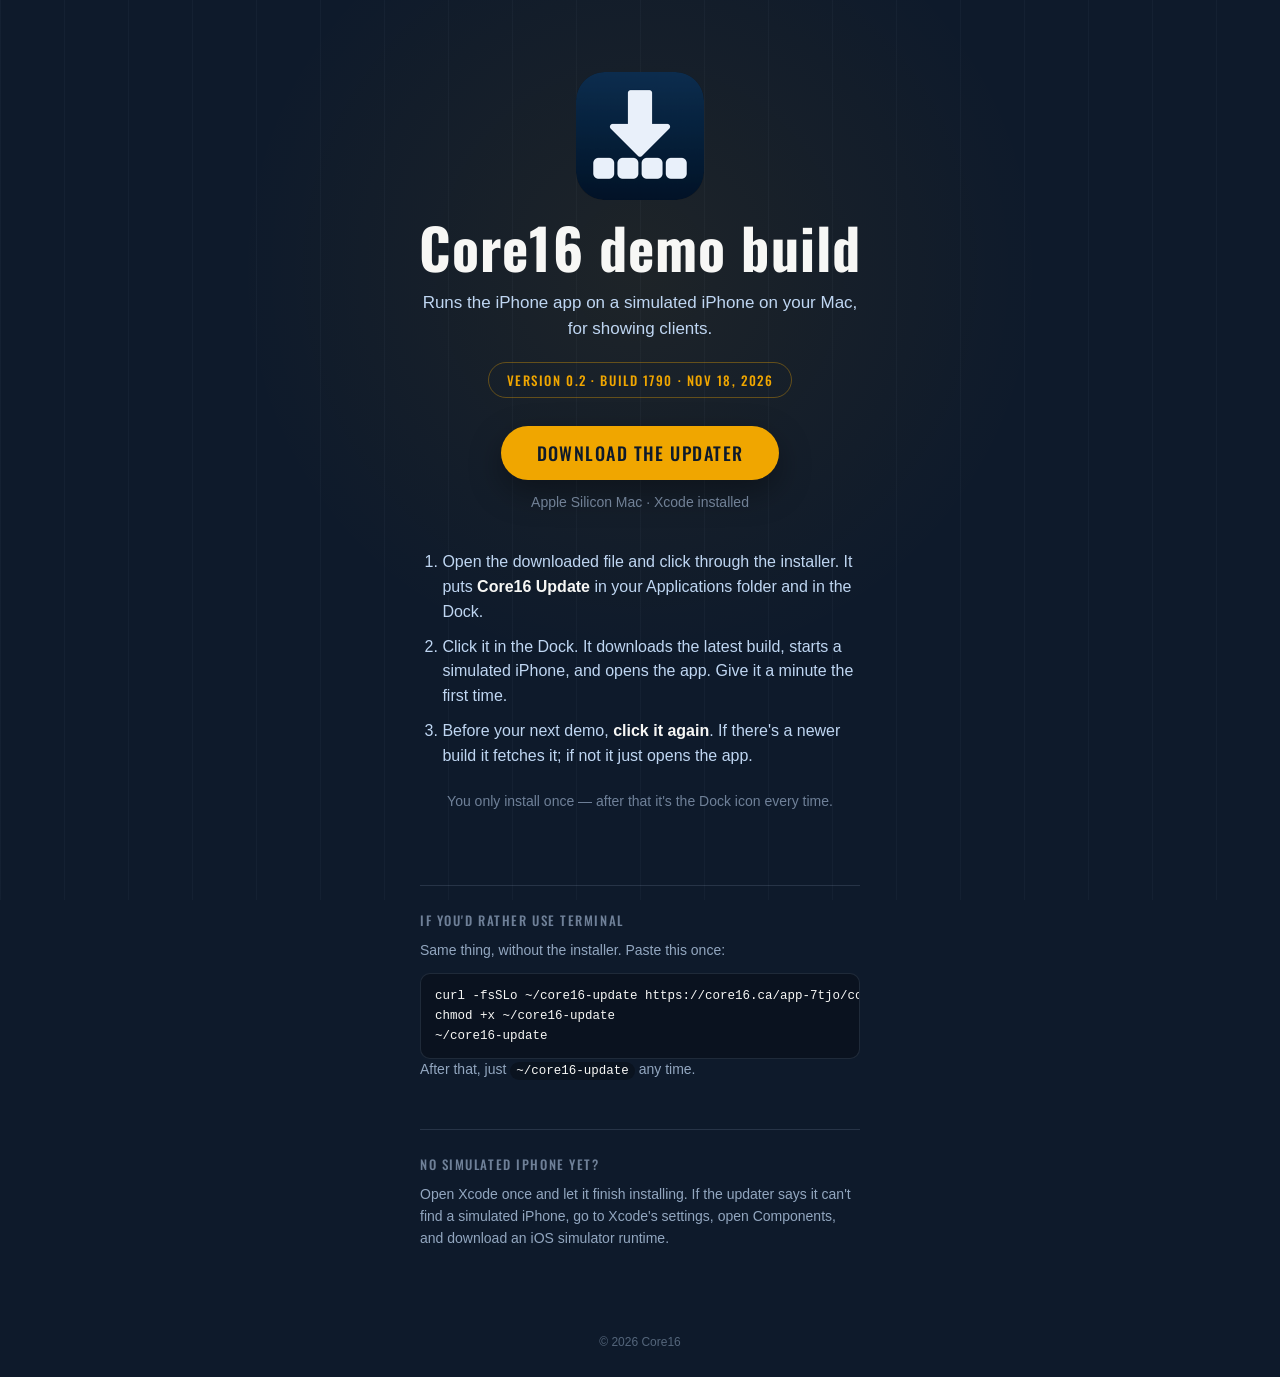
<file: app-7tjo/index.html>
<!doctype html>
<html lang="en">
<head>
<meta charset="utf-8">
<meta name="viewport" content="width=device-width, initial-scale=1">
<meta name="robots" content="noindex">
<title>Core16 demo build</title>
<link rel="icon" type="image/png" href="icon.png">
<link rel="preconnect" href="https://fonts.googleapis.com">
<link rel="preconnect" href="https://fonts.gstatic.com" crossorigin>
<link href="https://fonts.googleapis.com/css2?family=Oswald:wght@500;700&display=swap" rel="stylesheet">
<style>
  :root {
    --ink: #0e1a2b;
    --ink-light: #bfd6f2;
    --amber: #f0a600;
    --paper: #f7f7f5;
  }

  * { box-sizing: border-box; }

  html, body { margin: 0; height: 100%; }

  body {
    background: var(--ink);
    color: var(--paper);
    font-family: -apple-system, BlinkMacSystemFont, "Segoe UI", sans-serif;
    display: flex;
    flex-direction: column;
    min-height: 100vh;
    position: relative;
    overflow-x: hidden;
  }

  body::before {
    content: "";
    position: absolute;
    inset: 0;
    background:
      radial-gradient(circle at 50% 30%, rgba(240, 166, 0, 0.07) 0%, transparent 45%),
      repeating-linear-gradient(90deg, rgba(191, 214, 242, 0.035) 0, rgba(191, 214, 242, 0.035) 1px, transparent 1px, transparent 64px);
    pointer-events: none;
    z-index: 0;
  }

  main {
    position: relative;
    z-index: 1;
    flex: 1;
    display: flex;
    flex-direction: column;
    align-items: center;
    text-align: center;
    padding: 8vh 24px 6vh;
  }

  .icon {
    width: 128px;
    height: 128px;
    margin-bottom: 16px;
    border-radius: 28px;
  }

  h1 {
    font-family: "Oswald", -apple-system, sans-serif;
    font-weight: 700;
    font-size: clamp(36px, 9vw, 56px);
    letter-spacing: 0.02em;
    line-height: 1.1;
    margin: 0 0 12px;
  }

  .lede {
    max-width: 440px;
    font-size: 17px;
    line-height: 1.55;
    color: var(--ink-light);
    margin: 0 0 20px;
  }

  .build {
    font-family: "Oswald", -apple-system, sans-serif;
    font-weight: 500;
    font-size: 13px;
    letter-spacing: 0.12em;
    text-transform: uppercase;
    color: var(--amber);
    border: 1px solid rgba(240, 166, 0, 0.35);
    border-radius: 999px;
    padding: 7px 18px;
    margin: 0 0 28px;
    min-height: 32px;
  }

  .download {
    display: inline-block;
    font-family: "Oswald", -apple-system, sans-serif;
    font-weight: 500;
    font-size: 18px;
    letter-spacing: 0.08em;
    text-transform: uppercase;
    color: var(--ink);
    background: var(--amber);
    border-radius: 999px;
    padding: 14px 36px;
    text-decoration: none;
    box-shadow: 0 12px 32px rgba(0, 0, 0, 0.35);
  }

  .download:hover { background: #ffb81a; }

  .requires {
    font-size: 14px;
    color: rgba(191, 214, 242, 0.55);
    margin: 14px 0 40px;
  }

  ol {
    max-width: 440px;
    width: 100%;
    text-align: left;
    font-size: 16px;
    line-height: 1.55;
    color: var(--ink-light);
    margin: 0;
    padding-left: 1.4em;
  }

  li { margin-bottom: 10px; }
  li strong { color: var(--paper); font-weight: 600; }

  .aside {
    max-width: 440px;
    width: 100%;
    text-align: left;
    margin-top: 36px;
    padding-top: 24px;
    border-top: 1px solid rgba(191, 214, 242, 0.14);
  }

  .aside h2 {
    font-family: "Oswald", -apple-system, sans-serif;
    font-weight: 500;
    font-size: 13px;
    letter-spacing: 0.12em;
    text-transform: uppercase;
    color: rgba(191, 214, 242, 0.55);
    margin: 0 0 10px;
  }

  .aside p {
    font-size: 14px;
    line-height: 1.55;
    color: rgba(191, 214, 242, 0.75);
    margin: 0 0 12px;
  }

  code {
    display: block;
    font-family: ui-monospace, SFMono-Regular, Menlo, monospace;
    font-size: 12.5px;
    line-height: 1.6;
    color: var(--paper);
    background: rgba(0, 0, 0, 0.28);
    border: 1px solid rgba(191, 214, 242, 0.12);
    border-radius: 10px;
    padding: 12px 14px;
    overflow-x: auto;
    white-space: pre;
  }

  footer {
    position: relative;
    z-index: 1;
    text-align: center;
    padding: 20px 24px 28px;
    font-size: 12px;
    color: rgba(191, 214, 242, 0.4);
  }
</style>
</head>
<body>
  <main>
    <img class="icon" src="icon.png" alt="" width="128" height="128">
    <h1>Core16 demo build</h1>
    <p class="lede">Runs the iPhone app on a simulated iPhone on your Mac, for showing clients.</p>
    <p class="build" id="build">&nbsp;</p>
    <a class="download" href="Core16-Update.pkg" download>Download the updater</a>
    <p class="requires">Apple Silicon Mac &middot; Xcode installed</p>
    <ol>
      <li>Open the downloaded file and click through the installer. It puts <strong>Core16 Update</strong> in your Applications folder and in the Dock.</li>
      <li>Click it in the Dock. It downloads the latest build, starts a simulated iPhone, and opens the app. Give it a minute the first time.</li>
      <li>Before your next demo, <strong>click it again</strong>. If there's a newer build it fetches it; if not it just opens the app.</li>
    </ol>
    <p class="requires">You only install once — after that it's the Dock icon every time.</p>

    <div class="aside">
      <h2>If you'd rather use Terminal</h2>
      <p>Same thing, without the installer. Paste this once:</p>
      <code>curl -fsSLo ~/core16-update https://core16.ca/app-7tjo/core16-update
chmod +x ~/core16-update
~/core16-update</code>
      <p>After that, just <code style="display:inline;padding:2px 6px;border:0;background:rgba(0,0,0,0.28)">~/core16-update</code> any time.</p>
    </div>

    <div class="aside">
      <h2>No simulated iPhone yet?</h2>
      <p>Open Xcode once and let it finish installing. If the updater says it
      can't find a simulated iPhone, go to Xcode's settings, open Components,
      and download an iOS simulator runtime.</p>
    </div>
  </main>
  <footer>&copy; 2026 Core16</footer>

  <script>
    // The page is static; the build number lives in latest.json, which the
    // publish script rewrites on every build.
    fetch("latest.json", { cache: "no-store" })
      .then(function (r) { return r.ok ? r.json() : null; })
      .then(function (m) {
        if (!m) return;
        var when = new Date(m.published).toLocaleDateString(undefined, {
          day: "numeric", month: "short", year: "numeric"
        });
        document.getElementById("build").textContent =
          "Version " + m.version + " · build " + m.build + " · " + when;
      })
      .catch(function () {});
  </script>
</body>
</html>
</file>
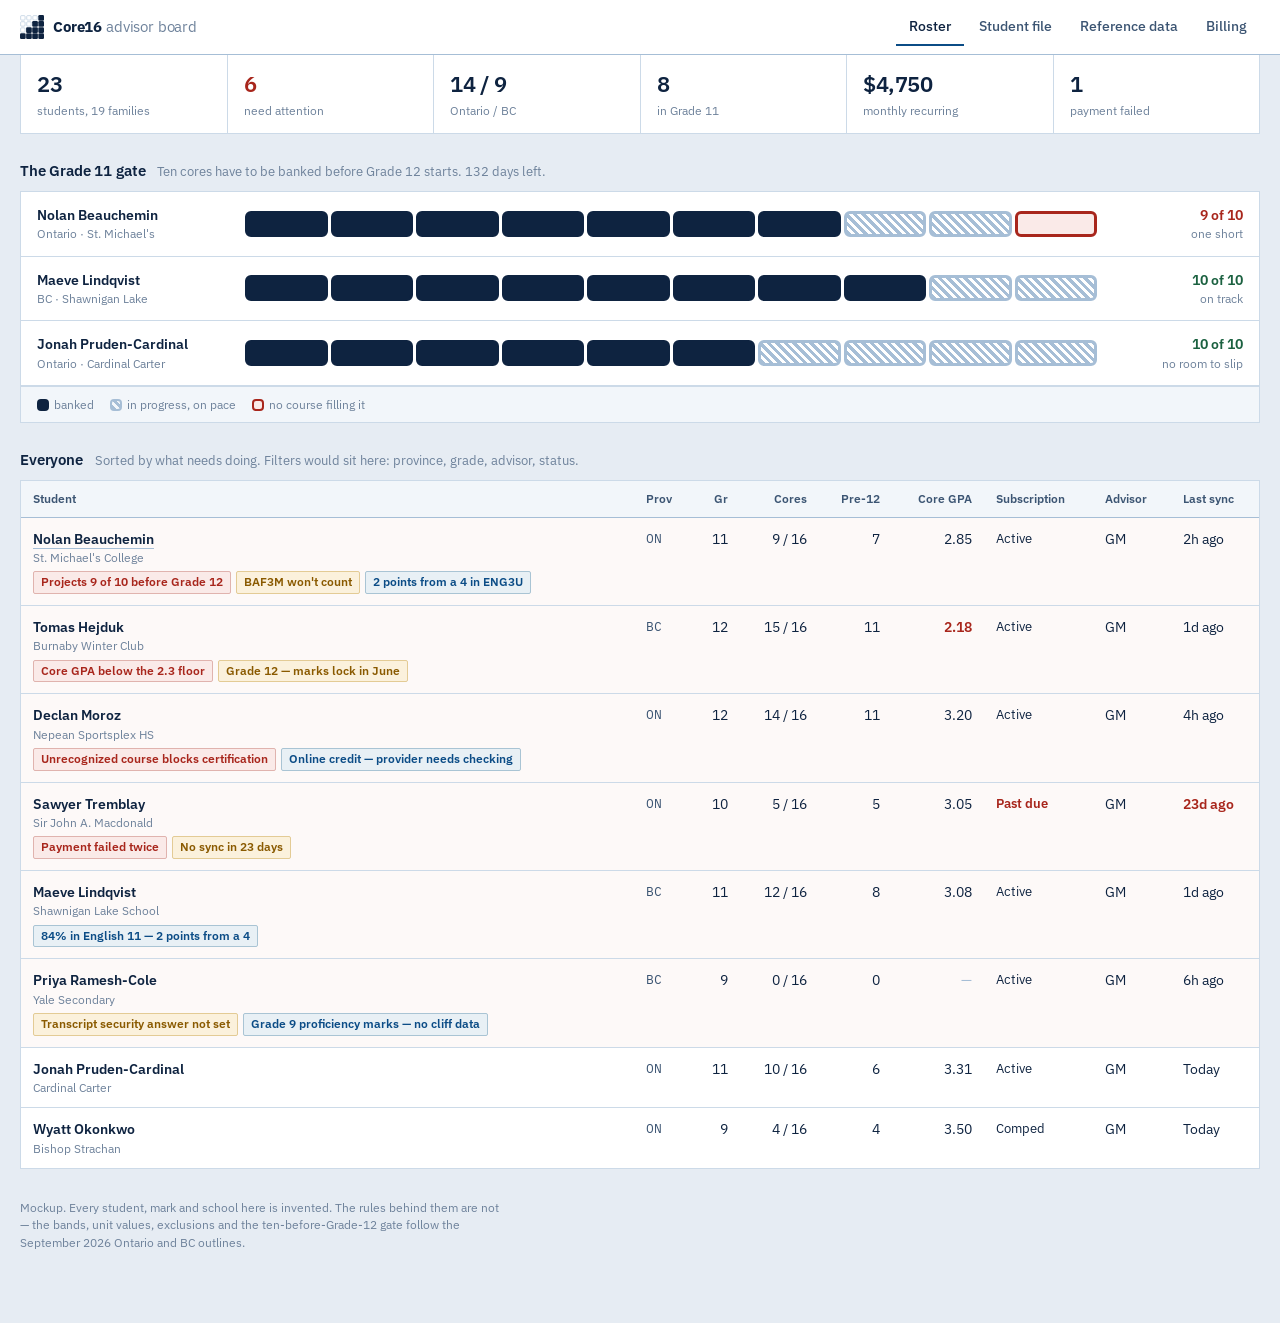
<file: board-x7k2/index.html>
<!DOCTYPE html>
<html lang="en">
<head>
<meta charset="utf-8">
<meta name="robots" content="noindex, nofollow">
<meta name="viewport" content="width=device-width, initial-scale=1">
<link rel="icon" href="data:image/svg+xml,%3Csvg viewBox=%220 0 608 608%22 xmlns=%22http://www.w3.org/2000/svg%22 aria-hidden=%22true%22%3E%3Crect x=%2216.0%22 y=%2216.0%22 width=%22112%22 height=%22112%22 rx=%2222%22 fill=%22none%22 stroke=%22%23A6BED6%22 stroke-width=%2214%22/%3E%3Crect x=%22170.7%22 y=%2216.0%22 width=%22112%22 height=%22112%22 rx=%2222%22 fill=%22none%22 stroke=%22%23A6BED6%22 stroke-width=%2214%22/%3E%3Crect x=%22325.3%22 y=%2216.0%22 width=%22112%22 height=%22112%22 rx=%2222%22 fill=%22none%22 stroke=%22%23A6BED6%22 stroke-width=%2214%22/%3E%3Crect x=%22464.0%22 y=%220.0%22 width=%22144%22 height=%22144%22 rx=%2230%22 fill=%22%230E2340%22/%3E%3Crect x=%2216.0%22 y=%22170.7%22 width=%22112%22 height=%22112%22 rx=%2222%22 fill=%22none%22 stroke=%22%23A6BED6%22 stroke-width=%2214%22/%3E%3Crect x=%22170.7%22 y=%22170.7%22 width=%22112%22 height=%22112%22 rx=%2222%22 fill=%22none%22 stroke=%22%23A6BED6%22 stroke-width=%2214%22/%3E%3Crect x=%22309.3%22 y=%22154.7%22 width=%22144%22 height=%22144%22 rx=%2230%22 fill=%22%230E2340%22/%3E%3Crect x=%22464.0%22 y=%22154.7%22 width=%22144%22 height=%22144%22 rx=%2230%22 fill=%22%230E2340%22/%3E%3Crect x=%2216.0%22 y=%22325.3%22 width=%22112%22 height=%22112%22 rx=%2222%22 fill=%22none%22 stroke=%22%23A6BED6%22 stroke-width=%2214%22/%3E%3Crect x=%22154.7%22 y=%22309.3%22 width=%22144%22 height=%22144%22 rx=%2230%22 fill=%22%230E2340%22/%3E%3Crect x=%22309.3%22 y=%22309.3%22 width=%22144%22 height=%22144%22 rx=%2230%22 fill=%22%230E2340%22/%3E%3Crect x=%22464.0%22 y=%22309.3%22 width=%22144%22 height=%22144%22 rx=%2230%22 fill=%22%230E2340%22/%3E%3Crect x=%220.0%22 y=%22464.0%22 width=%22144%22 height=%22144%22 rx=%2230%22 fill=%22%230E2340%22/%3E%3Crect x=%22154.7%22 y=%22464.0%22 width=%22144%22 height=%22144%22 rx=%2230%22 fill=%22%230E2340%22/%3E%3Crect x=%22309.3%22 y=%22464.0%22 width=%22144%22 height=%22144%22 rx=%2230%22 fill=%22%230E2340%22/%3E%3Crect x=%22464.0%22 y=%22464.0%22 width=%22144%22 height=%22144%22 rx=%2230%22 fill=%22%230E2340%22/%3E%3C/svg%3E">
<title>Core16 Advisor Board — mockup</title>
<link rel="preconnect" href="https://fonts.googleapis.com">
<link rel="preconnect" href="https://fonts.gstatic.com" crossorigin>
<link href="https://fonts.googleapis.com/css2?family=IBM+Plex+Mono:wght@400;500&family=IBM+Plex+Sans:wght@400;500;600;700&display=swap" rel="stylesheet">
<style>
:root{
  --ink:#0E2340;
  --ink2:#3C5573;
  --ink3:#6E829B;
  --ice:#E6ECF3;
  --ice2:#F2F6FA;
  --surface:#FFFFFF;
  --rule:#CCDAE8;
  --rule2:#A6BED6;
  --blue:#0B4C86;
  --alarm:#A8261C;
  --alarmbg:#FAEAE8;
  --warn:#8A5A00;
  --warnbg:#FBF1DC;
  --ok:#1B6140;
  --okbg:#E4EFE9;
  --sans:"IBM Plex Sans",system-ui,sans-serif;
  --mono:"IBM Plex Mono",ui-monospace,monospace;
}
*{box-sizing:border-box}
html,body{margin:0;padding:0}
body{
  background:var(--ice);
  color:var(--ink);
  font-family:var(--sans);
  font-size:14px;
  line-height:1.45;
  -webkit-font-smoothing:antialiased;
}
.wrap{max-width:1280px;margin:0 auto;padding:0 20px 72px}

/* ---- top bar ---- */
.topbar{
  border-bottom:1px solid var(--rule2);
  background:var(--surface);
  position:sticky;top:0;z-index:10;
}
.topbar-in{
  max-width:1280px;margin:0 auto;padding:0 20px;
  display:flex;align-items:center;gap:28px;height:54px;
}
.brand{display:flex;align-items:center;gap:9px;font-weight:700;letter-spacing:-.01em;font-size:15px}
.brand svg{width:24px;height:24px;color:var(--ink);flex:none}
.brand span{color:var(--ink3);font-weight:400}
nav{display:flex;gap:2px;margin-left:auto}
nav button{
  font:inherit;font-weight:500;color:var(--ink2);
  background:none;border:none;padding:8px 13px;cursor:pointer;
  border-bottom:2px solid transparent;
}
nav button:hover{color:var(--ink)}
nav button[aria-current="true"]{color:var(--ink);border-bottom-color:var(--blue)}
nav button:focus-visible,a:focus-visible,button:focus-visible{outline:2px solid var(--blue);outline-offset:2px}

/* ---- counts strip ---- */
.counts{
  display:flex;flex-wrap:wrap;gap:0;
  border:1px solid var(--rule);border-top:none;
  background:var(--surface);
}
.count{
  flex:1 1 0;min-width:132px;padding:13px 16px;
  border-right:1px solid var(--rule);
}
.count:last-child{border-right:none}
.count b{display:block;font-size:22px;font-weight:600;letter-spacing:-.02em;font-variant-numeric:tabular-nums}
.count small{color:var(--ink3);font-size:12px}
.count.flagged b{color:var(--alarm)}

/* ---- section heads ---- */
.sec{margin-top:26px}
.sechead{display:flex;align-items:baseline;gap:12px;margin-bottom:9px}
h2{font-size:15px;font-weight:600;margin:0;letter-spacing:-.01em}
.sechead p{margin:0;color:var(--ink3);font-size:12.5px}

/* ---- the gate ---- */
.gate{background:var(--surface);border:1px solid var(--rule)}
.gate-row{
  display:grid;grid-template-columns:190px 1fr 128px;
  align-items:center;gap:18px;
  padding:13px 16px;border-bottom:1px solid var(--rule);
}
.gate-row:last-child{border-bottom:none}
.gate-name{font-weight:600}
.gate-name em{display:block;font-style:normal;font-weight:400;color:var(--ink3);font-size:12px}
.slots{display:flex;gap:3px}
.slot{height:26px;flex:1;border:3px solid var(--rule2);border-radius:6px;background:transparent}
.slot.done{background:var(--ink);border-color:var(--ink)}
.slot.proj{background:repeating-linear-gradient(45deg,var(--rule2) 0 3px,transparent 3px 6px);border-color:var(--rule2)}
.slot.short{border-color:var(--alarm);background:var(--alarmbg)}
.gate-verdict{text-align:right;font-weight:600;font-variant-numeric:tabular-nums}
.gate-verdict em{display:block;font-style:normal;font-weight:400;font-size:12px;color:var(--ink3)}
.gate-verdict.bad{color:var(--alarm)}
.gate-verdict.good{color:var(--ok)}
.legend{display:flex;gap:16px;padding:9px 16px;background:var(--ice2);border-top:1px solid var(--rule);font-size:12px;color:var(--ink3)}
.legend i{display:inline-block;width:12px;height:12px;border:2px solid var(--rule2);border-radius:4px;vertical-align:-2px;margin-right:5px}
.legend i.done{background:var(--ink);border-color:var(--ink)}
.legend i.proj{background:repeating-linear-gradient(45deg,var(--rule2) 0 3px,transparent 3px 6px)}

/* ---- roster table ---- */
.tablewrap{background:var(--surface);border:1px solid var(--rule);overflow-x:auto}
table{border-collapse:collapse;width:100%;min-width:940px}
th{
  text-align:left;font-size:12px;font-weight:600;color:var(--ink2);
  padding:9px 12px;border-bottom:1px solid var(--rule2);white-space:nowrap;
  background:var(--ice2);
}
th.num,td.num{text-align:right;font-variant-numeric:tabular-nums}
td{padding:11px 12px;border-bottom:1px solid var(--rule);vertical-align:top}
tbody tr:last-child td{border-bottom:none}
tbody tr.attn{background:#FDF9F8}
tbody tr:hover{background:var(--ice2)}
.who{font-weight:600;white-space:nowrap}
.who a{color:inherit;text-decoration:none;border-bottom:1px solid var(--rule2)}
.who a:hover{border-bottom-color:var(--ink)}
.who em{display:block;font-style:normal;font-weight:400;color:var(--ink3);font-size:12px}
.prov{font-family:var(--mono);font-size:12.5px;color:var(--ink2)}
.chips{display:flex;flex-wrap:wrap;gap:5px;margin-top:5px}
.chip{
  font-size:11.5px;padding:2px 7px;border-radius:2px;
  border:1px solid;white-space:nowrap;
}
.chip.alarm{color:var(--alarm);border-color:#E0B3AE;background:var(--alarmbg)}
.chip.warn{color:var(--warn);border-color:#E3CB95;background:var(--warnbg)}
.chip.info{color:var(--blue);border-color:#A9C4D4;background:#E8F0F5}
.chip.ok{color:var(--ok);border-color:#A9CBB9;background:var(--okbg)}
.gpa.bad{color:var(--alarm);font-weight:600}
.sub{font-size:12.5px}
.sub.past{color:var(--alarm);font-weight:600}
.stale{color:var(--alarm);font-weight:600}
.dash{color:var(--rule2)}

/* ---- detail view ---- */
.hidden{display:none}
.back{
  display:inline-block;margin:22px 0 0;font-size:13px;color:var(--blue);
  background:none;border:none;padding:0;cursor:pointer;font-family:inherit;
}
.file{background:var(--surface);border:1px solid var(--rule);margin-top:10px}
.filehead{padding:18px 20px;border-bottom:1px solid var(--rule2)}
.filehead h1{margin:0 0 3px;font-size:24px;font-weight:600;letter-spacing:-.02em}
.meta{display:flex;flex-wrap:wrap;gap:20px;margin-top:11px;font-size:12.5px}
.meta div span{display:block;color:var(--ink3);font-size:11.5px}
.meta div b{font-weight:500}
.meta code{font-family:var(--mono);font-size:12.5px}
.panel{padding:18px 20px;border-bottom:1px solid var(--rule)}
.panel:last-child{border-bottom:none}
.panel h3{margin:0 0 3px;font-size:13.5px;font-weight:600}
.panel .note{margin:0 0 13px;color:var(--ink3);font-size:12.5px}
.verdict{
  display:flex;align-items:center;gap:14px;
  padding:13px 15px;border:1px solid #E0B3AE;background:var(--alarmbg);border-radius:2px;
}
.verdict b{font-size:15px;color:var(--alarm)}
.verdict p{margin:2px 0 0;font-size:12.5px;color:var(--ink2);max-width:62ch}
.courses{min-width:640px}
.courses code{font-family:var(--mono);font-size:13px}
.courses .ex{color:var(--alarm)}
.status{font-size:12px;font-weight:600}
.status.ap{color:var(--ok)}
.status.ex{color:var(--alarm)}
.status.ip{color:var(--ink3);font-weight:400}
.cliff{
  border:1px solid #A9C4D4;background:#E8F0F5;border-radius:2px;
  padding:13px 15px;display:flex;gap:16px;align-items:center;flex-wrap:wrap;
}
.cliff .jump{font-variant-numeric:tabular-nums;font-size:19px;font-weight:600;white-space:nowrap}
.cliff .jump s{text-decoration:none;color:var(--ink3);font-weight:400}
.cliff p{margin:0;font-size:12.5px;max-width:52ch}
.time{list-style:none;margin:0;padding:0}
.time li{
  display:grid;grid-template-columns:96px 1fr;gap:14px;
  padding:9px 0;border-bottom:1px solid var(--ice);font-size:13px;
}
.time li:last-child{border-bottom:none}
.time time{color:var(--ink3);font-size:12px;font-variant-numeric:tabular-nums}
.time b{font-weight:600}
.time .drop{color:var(--alarm)}
.log li{grid-template-columns:96px 1fr}
.log p{margin:2px 0 0;color:var(--ink2);max-width:70ch}
footer{margin-top:30px;color:var(--ink3);font-size:12px;max-width:70ch}
@media (prefers-reduced-motion:reduce){*{transition:none!important;animation:none!important}}
@media (max-width:720px){
  .gate-row{grid-template-columns:1fr;gap:9px}
  .gate-verdict{text-align:left}
}
</style>
</head>
<body>

<div class="topbar"><div class="topbar-in">
  <div class="brand"><svg viewBox="0 0 608 608" xmlns="http://www.w3.org/2000/svg" aria-hidden="true"><rect x="16.0" y="16.0" width="112" height="112" rx="22" fill="none" stroke="#A6BED6" stroke-width="14"/><rect x="170.7" y="16.0" width="112" height="112" rx="22" fill="none" stroke="#A6BED6" stroke-width="14"/><rect x="325.3" y="16.0" width="112" height="112" rx="22" fill="none" stroke="#A6BED6" stroke-width="14"/><rect x="464.0" y="0.0" width="144" height="144" rx="30" fill="currentColor"/><rect x="16.0" y="170.7" width="112" height="112" rx="22" fill="none" stroke="#A6BED6" stroke-width="14"/><rect x="170.7" y="170.7" width="112" height="112" rx="22" fill="none" stroke="#A6BED6" stroke-width="14"/><rect x="309.3" y="154.7" width="144" height="144" rx="30" fill="currentColor"/><rect x="464.0" y="154.7" width="144" height="144" rx="30" fill="currentColor"/><rect x="16.0" y="325.3" width="112" height="112" rx="22" fill="none" stroke="#A6BED6" stroke-width="14"/><rect x="154.7" y="309.3" width="144" height="144" rx="30" fill="currentColor"/><rect x="309.3" y="309.3" width="144" height="144" rx="30" fill="currentColor"/><rect x="464.0" y="309.3" width="144" height="144" rx="30" fill="currentColor"/><rect x="0.0" y="464.0" width="144" height="144" rx="30" fill="currentColor"/><rect x="154.7" y="464.0" width="144" height="144" rx="30" fill="currentColor"/><rect x="309.3" y="464.0" width="144" height="144" rx="30" fill="currentColor"/><rect x="464.0" y="464.0" width="144" height="144" rx="30" fill="currentColor"/></svg><div>Core16 <span>advisor board</span></div></div>
  <nav>
    <button id="tab-roster" aria-current="true" onclick="show('roster')">Roster</button>
    <button id="tab-detail" aria-current="false" onclick="show('detail')">Student file</button>
    <button onclick="return false">Reference data</button>
    <button onclick="return false">Billing</button>
  </nav>
</div></div>

<!-- ============ ROSTER ============ -->
<div class="wrap" id="view-roster">

  <div class="counts">
    <div class="count"><b>23</b><small>students, 19 families</small></div>
    <div class="count flagged"><b>6</b><small>need attention</small></div>
    <div class="count"><b>14 / 9</b><small>Ontario / BC</small></div>
    <div class="count"><b>8</b><small>in Grade 11</small></div>
    <div class="count"><b>$4,750</b><small>monthly recurring</small></div>
    <div class="count"><b>1</b><small>payment failed</small></div>
  </div>

  <section class="sec">
    <div class="sechead">
      <h2>The Grade 11 gate</h2>
      <p>Ten cores have to be banked before Grade 12 starts. 132 days left.</p>
    </div>
    <div class="gate">

      <div class="gate-row">
        <div class="gate-name">Nolan Beauchemin<em>Ontario · St. Michael's</em></div>
        <div class="slots">
          <i class="slot done"></i><i class="slot done"></i><i class="slot done"></i><i class="slot done"></i>
          <i class="slot done"></i><i class="slot done"></i><i class="slot done"></i>
          <i class="slot proj"></i><i class="slot proj"></i><i class="slot short"></i>
        </div>
        <div class="gate-verdict bad">9 of 10<em>one short</em></div>
      </div>

      <div class="gate-row">
        <div class="gate-name">Maeve Lindqvist<em>BC · Shawnigan Lake</em></div>
        <div class="slots">
          <i class="slot done"></i><i class="slot done"></i><i class="slot done"></i><i class="slot done"></i>
          <i class="slot done"></i><i class="slot done"></i><i class="slot done"></i><i class="slot done"></i>
          <i class="slot proj"></i><i class="slot proj"></i>
        </div>
        <div class="gate-verdict good">10 of 10<em>on track</em></div>
      </div>

      <div class="gate-row">
        <div class="gate-name">Jonah Pruden-Cardinal<em>Ontario · Cardinal Carter</em></div>
        <div class="slots">
          <i class="slot done"></i><i class="slot done"></i><i class="slot done"></i><i class="slot done"></i>
          <i class="slot done"></i><i class="slot done"></i>
          <i class="slot proj"></i><i class="slot proj"></i><i class="slot proj"></i><i class="slot proj"></i>
        </div>
        <div class="gate-verdict good">10 of 10<em>no room to slip</em></div>
      </div>

      <div class="legend">
        <span><i class="done"></i>banked</span>
        <span><i class="proj"></i>in progress, on pace</span>
        <span><i style="border-color:var(--alarm);background:var(--alarmbg)"></i>no course filling it</span>
      </div>
    </div>
  </section>

  <section class="sec">
    <div class="sechead">
      <h2>Everyone</h2>
      <p>Sorted by what needs doing. Filters would sit here: province, grade, advisor, status.</p>
    </div>
    <div class="tablewrap">
    <table>
      <thead><tr>
        <th>Student</th><th>Prov</th><th class="num">Gr</th>
        <th class="num">Cores</th><th class="num">Pre-12</th><th class="num">Core GPA</th>
        <th>Subscription</th><th>Advisor</th><th>Last sync</th>
      </tr></thead>
      <tbody>

        <tr class="attn">
          <td class="who"><a href="#" onclick="show('detail');return false">Nolan Beauchemin</a><em>St. Michael's College</em>
            <div class="chips">
              <span class="chip alarm">Projects 9 of 10 before Grade 12</span>
              <span class="chip warn">BAF3M won't count</span>
              <span class="chip info">2 points from a 4 in ENG3U</span>
            </div></td>
          <td class="prov">ON</td><td class="num">11</td>
          <td class="num">9 / 16</td><td class="num">7</td><td class="num">2.85</td>
          <td class="sub">Active</td><td>GM</td><td>2h ago</td>
        </tr>

        <tr class="attn">
          <td class="who">Tomas Hejduk<em>Burnaby Winter Club</em>
            <div class="chips">
              <span class="chip alarm">Core GPA below the 2.3 floor</span>
              <span class="chip warn">Grade 12 — marks lock in June</span>
            </div></td>
          <td class="prov">BC</td><td class="num">12</td>
          <td class="num">15 / 16</td><td class="num">11</td><td class="num gpa bad">2.18</td>
          <td class="sub">Active</td><td>GM</td><td>1d ago</td>
        </tr>

        <tr class="attn">
          <td class="who">Declan Moroz<em>Nepean Sportsplex HS</em>
            <div class="chips">
              <span class="chip alarm">Unrecognized course blocks certification</span>
              <span class="chip info">Online credit — provider needs checking</span>
            </div></td>
          <td class="prov">ON</td><td class="num">12</td>
          <td class="num">14 / 16</td><td class="num">11</td><td class="num">3.20</td>
          <td class="sub">Active</td><td>GM</td><td>4h ago</td>
        </tr>

        <tr class="attn">
          <td class="who">Sawyer Tremblay<em>Sir John A. Macdonald</em>
            <div class="chips">
              <span class="chip alarm">Payment failed twice</span>
              <span class="chip warn">No sync in 23 days</span>
            </div></td>
          <td class="prov">ON</td><td class="num">10</td>
          <td class="num">5 / 16</td><td class="num">5</td><td class="num">3.05</td>
          <td class="sub past">Past due</td><td>GM</td><td class="stale">23d ago</td>
        </tr>

        <tr class="attn">
          <td class="who">Maeve Lindqvist<em>Shawnigan Lake School</em>
            <div class="chips">
              <span class="chip info">84% in English 11 — 2 points from a 4</span>
            </div></td>
          <td class="prov">BC</td><td class="num">11</td>
          <td class="num">12 / 16</td><td class="num">8</td><td class="num">3.08</td>
          <td class="sub">Active</td><td>GM</td><td>1d ago</td>
        </tr>

        <tr class="attn">
          <td class="who">Priya Ramesh-Cole<em>Yale Secondary</em>
            <div class="chips">
              <span class="chip warn">Transcript security answer not set</span>
              <span class="chip info">Grade 9 proficiency marks — no cliff data</span>
            </div></td>
          <td class="prov">BC</td><td class="num">9</td>
          <td class="num">0 / 16</td><td class="num">0</td><td class="num"><span class="dash">—</span></td>
          <td class="sub">Active</td><td>GM</td><td>6h ago</td>
        </tr>

        <tr>
          <td class="who">Jonah Pruden-Cardinal<em>Cardinal Carter</em></td>
          <td class="prov">ON</td><td class="num">11</td>
          <td class="num">10 / 16</td><td class="num">6</td><td class="num">3.31</td>
          <td class="sub">Active</td><td>GM</td><td>Today</td>
        </tr>

        <tr>
          <td class="who">Wyatt Okonkwo<em>Bishop Strachan</em></td>
          <td class="prov">ON</td><td class="num">9</td>
          <td class="num">4 / 16</td><td class="num">4</td><td class="num">3.50</td>
          <td class="sub">Comped</td><td>GM</td><td>Today</td>
        </tr>

      </tbody>
    </table>
    </div>
  </section>

  <footer>Mockup. Every student, mark and school here is invented. The rules behind them are not — the bands, unit values, exclusions and the ten-before-Grade-12 gate follow the September 2026 Ontario and BC outlines.</footer>
</div>

<!-- ============ DETAIL ============ -->
<div class="wrap hidden" id="view-detail">
  <button class="back" onclick="show('roster')">Back to roster</button>

  <div class="file">
    <div class="filehead">
      <h1>Nolan Beauchemin</h1>
      <div class="meta">
        <div><span>Province</span><b>Ontario</b></div>
        <div><span>Grade</span><b>11</b></div>
        <div><span>School</span><b>St. Michael's College</b></div>
        <div><span>NCAA ID</span><b><code>2411087365</code></b></div>
        <div><span>Guardian</span><b>Renée Beauchemin</b></div>
        <div><span>Last synced</span><b>2 hours ago</b></div>
        <div><span>Computed against</span><b>ON outline 2026-09</b></div>
      </div>
    </div>

    <div class="panel">
      <div class="verdict">
        <div>
          <b>One core short of the Grade 12 gate</b>
          <p>Seven banked, two more on pace. BAF3M is the fourth course this year but it's on Ontario's not-approved list, so it fills nothing. He needs one approved core added by September, or a summer credit.</p>
        </div>
      </div>
    </div>

    <div class="panel">
      <h3>Where the GPA moves</h3>
      <p class="note">In-progress percentage courses within five points of the next band.</p>
      <div class="cliff">
        <div class="jump"><s>2.88</s> → 3.00</div>
        <p><code style="font-family:var(--mono)">ENG3U</code> sits at 78%. Ontario's next band starts at 80, so two points turns a 3 into a 4 and lifts his projected core GPA to an even 3.00.</p>
      </div>
    </div>

    <div class="panel">
      <h3>Courses</h3>
      <p class="note">Ontario matches on two keys. The fifth character carries the type, and the title has to be on the approved list as well.</p>
      <div class="tablewrap" style="border:none">
      <table class="courses">
        <thead><tr>
          <th>Code</th><th>Title</th><th class="num">Units</th><th class="num">Mark</th><th class="num">Points</th><th>Status</th>
        </tr></thead>
        <tbody>
          <tr><td><code>ENL1W</code></td><td>English</td><td class="num">1.00</td><td class="num">82%</td><td class="num">4</td><td class="status ap">Approved</td></tr>
          <tr><td><code>MTH1W</code></td><td>Mathematics</td><td class="num">1.00</td><td class="num">74%</td><td class="num">3</td><td class="status ap">Approved</td></tr>
          <tr><td><code>SNC1W</code></td><td>Science</td><td class="num">1.00</td><td class="num">71%</td><td class="num">3</td><td class="status ap">Approved</td></tr>
          <tr><td><code>CGC1W</code></td><td>Geography of Canada</td><td class="num">1.00</td><td class="num">68%</td><td class="num">2</td><td class="status ap">Approved</td></tr>
          <tr><td><code>CHV2O</code></td><td>Civics</td><td class="num">0.50</td><td class="num">79%</td><td class="num">3</td><td class="status ap">Approved</td></tr>
          <tr><td><code>ENG2D</code></td><td>English</td><td class="num">1.00</td><td class="num">77%</td><td class="num">3</td><td class="status ap">Approved</td></tr>
          <tr><td><code>MPM2D</code></td><td>Principles of Mathematics</td><td class="num">1.00</td><td class="num">63%</td><td class="num">2</td><td class="status ap">Approved</td></tr>
          <tr><td><code>ENG3U</code></td><td>English</td><td class="num">1.00</td><td class="num">78%</td><td class="num status ip">in progress</td><td class="status ap">Approved</td></tr>
          <tr><td><code>MCR3U</code></td><td>Functions &amp; Relations</td><td class="num">1.00</td><td class="num">71%</td><td class="num status ip">in progress</td><td class="status ap">Approved</td></tr>
          <tr><td><code class="ex">BAF3M</code></td><td class="ex">Financial Accounting Fundamentals</td><td class="num">0.00</td><td class="num">84%</td><td class="num">—</td><td class="status ex">Not approved</td></tr>
        </tbody>
      </table>
      </div>
    </div>

    <div class="panel">
      <h3>How this file changed</h3>
      <p class="note">Every recomputation is kept. This is where you find the moment it went wrong.</p>
      <ul class="time">
        <li><time>12 Sep</time><div>Cliff opened on <b>ENG3U</b> at 78%, two points under the band.</div></li>
        <li><time>04 Feb</time><div class="drop">Timetable change: <b>CHW3M dropped, BAF3M added.</b> Projected pre-Grade-12 cores fell from 10 to 9.</div></li>
        <li><time>28 Jan</time><div>Semester two began. Two cores in progress, gate projecting 10 of 10.</div></li>
        <li><time>04 Nov</time><div>Grade 10 marks imported. Core GPA 2.85 across 6.5 units.</div></li>
      </ul>
    </div>

    <div class="panel">
      <h3>What we've told them</h3>
      <ul class="time log">
        <li><time>06 Feb</time><div><b>Call with Renée</b><p>Flagged the BAF3M swap the day after it appeared. She's speaking to the guidance counsellor about moving him back into CHW3M for next year, or picking up a summer English credit.</p></div></li>
        <li><time>14 Nov</time><div><b>Email</b><p>Sent the Grade 10 summary and explained how the ten-before-Grade-12 count works. Confirmed the NCAA ID is registered.</p></div></li>
      </ul>
    </div>
  </div>

  <footer>Nothing here is a certification. The Eligibility Center certifies; this file tracks and flags.</footer>
</div>

<script>
function show(v){
  document.getElementById('view-roster').classList.toggle('hidden', v!=='roster');
  document.getElementById('view-detail').classList.toggle('hidden', v!=='detail');
  document.getElementById('tab-roster').setAttribute('aria-current', v==='roster');
  document.getElementById('tab-detail').setAttribute('aria-current', v==='detail');
  window.scrollTo(0,0);
}
</script>
</body>
</html>
</file>
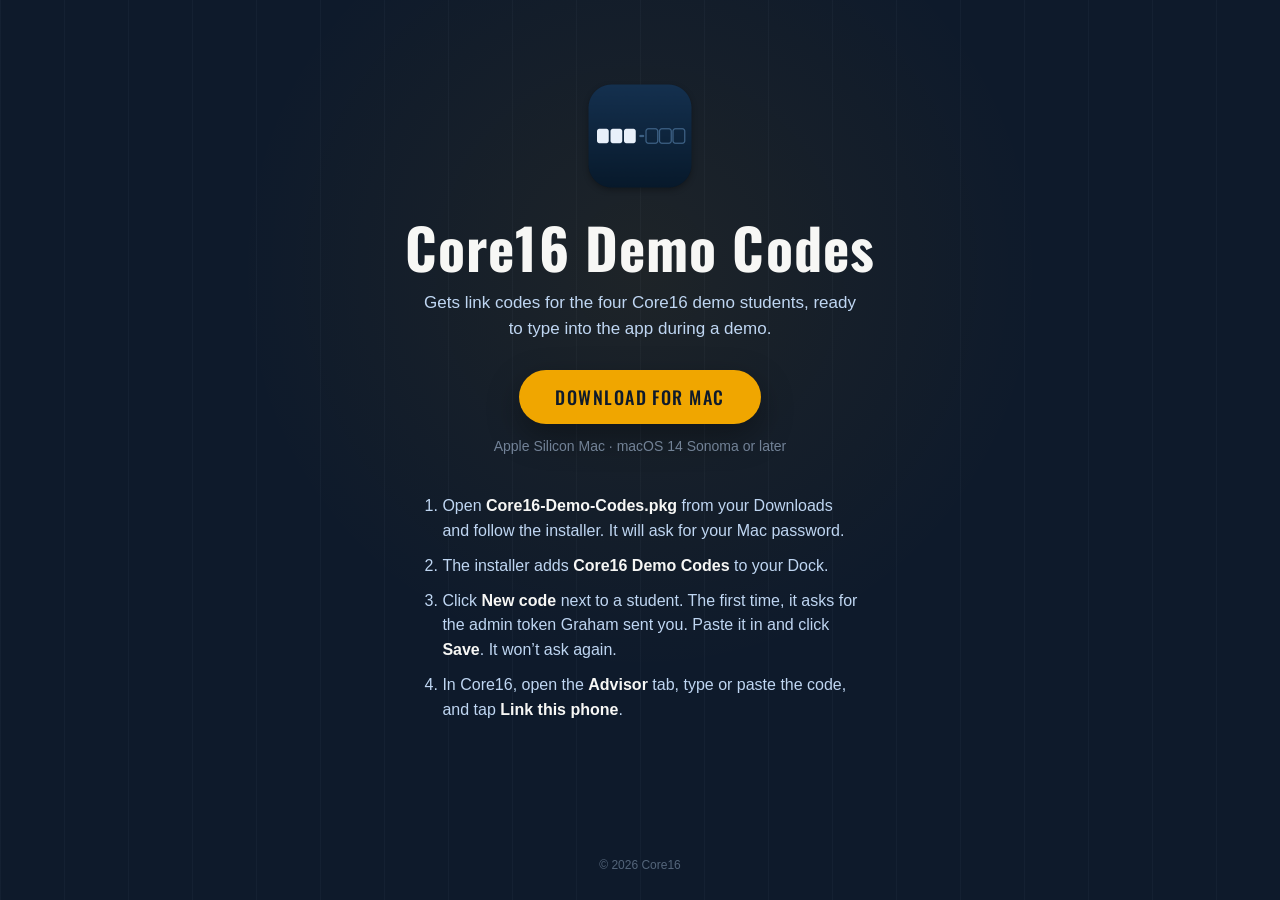
<file: codes-h4vz/index.html>
<!doctype html>
<html lang="en">
<head>
<meta charset="utf-8">
<meta name="viewport" content="width=device-width, initial-scale=1">
<meta name="robots" content="noindex">
<title>Core16 Demo Codes for Mac</title>
<link rel="icon" type="image/png" href="icon.png">
<link rel="preconnect" href="https://fonts.googleapis.com">
<link rel="preconnect" href="https://fonts.gstatic.com" crossorigin>
<link href="https://fonts.googleapis.com/css2?family=Oswald:wght@500;700&display=swap" rel="stylesheet">
<style>
  :root {
    --ink: #0e1a2b;
    --ink-light: #bfd6f2;
    --amber: #f0a600;
    --paper: #f7f7f5;
  }

  * { box-sizing: border-box; }

  html, body { margin: 0; height: 100%; }

  body {
    background: var(--ink);
    color: var(--paper);
    font-family: -apple-system, BlinkMacSystemFont, "Segoe UI", sans-serif;
    display: flex;
    flex-direction: column;
    min-height: 100vh;
    position: relative;
    overflow-x: hidden;
  }

  body::before {
    content: "";
    position: absolute;
    inset: 0;
    background:
      radial-gradient(circle at 50% 30%, rgba(240, 166, 0, 0.07) 0%, transparent 45%),
      repeating-linear-gradient(90deg, rgba(191, 214, 242, 0.035) 0, rgba(191, 214, 242, 0.035) 1px, transparent 1px, transparent 64px);
    pointer-events: none;
    z-index: 0;
  }

  main {
    position: relative;
    z-index: 1;
    flex: 1;
    display: flex;
    flex-direction: column;
    align-items: center;
    text-align: center;
    padding: 8vh 24px 6vh;
  }

  .icon {
    width: 128px;
    height: 128px;
    margin-bottom: 16px;
  }

  h1 {
    font-family: "Oswald", -apple-system, sans-serif;
    font-weight: 700;
    font-size: clamp(36px, 9vw, 56px);
    letter-spacing: 0.02em;
    line-height: 1.1;
    margin: 0 0 12px;
  }

  .lede {
    max-width: 440px;
    font-size: 17px;
    line-height: 1.55;
    color: var(--ink-light);
    margin: 0 0 28px;
  }

  .download {
    display: inline-block;
    font-family: "Oswald", -apple-system, sans-serif;
    font-weight: 500;
    font-size: 18px;
    letter-spacing: 0.08em;
    text-transform: uppercase;
    color: var(--ink);
    background: var(--amber);
    border-radius: 999px;
    padding: 14px 36px;
    text-decoration: none;
    box-shadow: 0 12px 32px rgba(0, 0, 0, 0.35);
  }

  .download:hover { background: #ffb81a; }

  .requires {
    font-size: 14px;
    color: rgba(191, 214, 242, 0.55);
    margin: 14px 0 40px;
  }

  ol {
    max-width: 440px;
    width: 100%;
    text-align: left;
    font-size: 16px;
    line-height: 1.55;
    color: var(--ink-light);
    margin: 0;
    padding-left: 1.4em;
  }

  li { margin-bottom: 10px; }
  li strong { color: var(--paper); font-weight: 600; }

  footer {
    position: relative;
    z-index: 1;
    text-align: center;
    padding: 20px 24px 28px;
    font-size: 12px;
    color: rgba(191, 214, 242, 0.4);
  }
</style>
</head>
<body>
  <main>
    <img class="icon" src="icon.png" alt="" width="128" height="128">
    <h1>Core16 Demo Codes</h1>
    <p class="lede">Gets link codes for the four Core16 demo students, ready to type into the app during a demo.</p>
    <a class="download" href="Core16-Demo-Codes.pkg" download>Download for Mac</a>
    <p class="requires">Apple Silicon Mac · macOS 14 Sonoma or later</p>
    <ol>
      <li>Open <strong>Core16-Demo-Codes.pkg</strong> from your Downloads and follow the installer. It will ask for your Mac password.</li>
      <li>The installer adds <strong>Core16 Demo Codes</strong> to your Dock.</li>
      <li>Click <strong>New code</strong> next to a student. The first time, it asks for the admin token Graham sent you. Paste it in and click <strong>Save</strong>. It won’t ask again.</li>
      <li>In Core16, open the <strong>Advisor</strong> tab, type or paste the code, and tap <strong>Link this phone</strong>.</li>
    </ol>
  </main>
  <footer>&copy; 2026 Core16</footer>
</body>
</html>
</file>
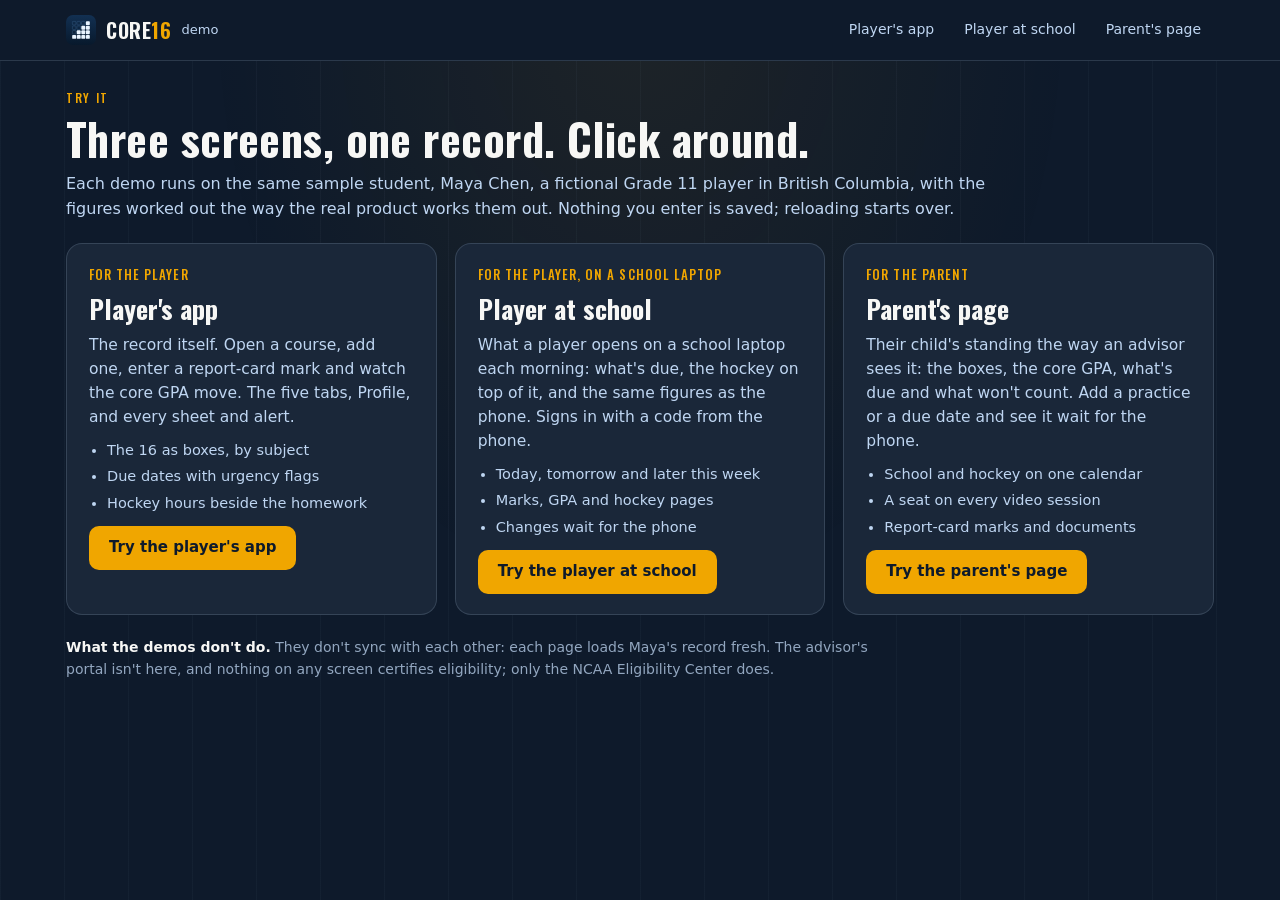
<file: demo/index.html>
<!doctype html>
<html lang="en">
<head>
<meta charset="utf-8">
<meta name="viewport" content="width=device-width, initial-scale=1, viewport-fit=cover">
<title>Core16 demos — the player's app, the player at school, and a parent's page</title>
<meta name="description" content="Three clickable demos of Core16 on sample data: the player's iPhone app, the Today page a player opens on a school laptop, and a parent's web page. Nothing you enter is saved.">
<link rel="icon" type="image/svg+xml" href="../assets/mark.svg">
<link rel="stylesheet" href="shared/demo.css?v=7">
<style>
:root{--site-ink:#0e1a2b;--site-ink-light:#bfd6f2;--site-amber:#f0a600;--site-paper:#f7f7f5;--site-line:rgba(191,214,242,.16);--site-line-2:rgba(191,214,242,.32);--site-wash:color-mix(in srgb,#bfd6f2 7%,#0e1a2b);--site-wash-2:color-mix(in srgb,#bfd6f2 11%,#0e1a2b);--site-display:"Oswald",-apple-system,"Segoe UI",sans-serif;--site-body:-apple-system,BlinkMacSystemFont,"Segoe UI",system-ui,sans-serif;--radius:16px;--radius-s:10px;--ease:cubic-bezier(.2,.7,.2,1);color-scheme:dark}
*{box-sizing:border-box}
body{margin:0;background:var(--site-ink);color:var(--site-paper);font-family:var(--site-body);font-size:17px;line-height:1.55;-webkit-font-smoothing:antialiased}
body::after{content:"";position:fixed;inset:0;pointer-events:none;z-index:0;background:radial-gradient(ellipse at 50% 0%,rgba(240,166,0,.07) 0%,transparent 48%),repeating-linear-gradient(90deg,rgba(191,214,242,.035) 0,rgba(191,214,242,.035) 1px,transparent 1px,transparent 64px)}
.wrap{position:relative;z-index:1;max-width:1180px;margin:0 auto;padding:28px max(16px,env(safe-area-inset-right,0px)) 48px max(16px,env(safe-area-inset-left,0px))}
.eyebrow{font-family:var(--site-display);font-weight:500;font-size:12px;letter-spacing:.14em;text-transform:uppercase;color:var(--site-amber);margin:0 0 8px}
h1{font-family:var(--site-display);font-weight:700;letter-spacing:.01em;line-height:1.05;font-size:clamp(30px,3.6vw,44px);margin:0 0 10px;text-wrap:balance;max-width:20em}
.lead{font-size:16px;color:var(--site-ink-light);max-width:60em;margin:0 0 22px}
.grid{display:grid;grid-template-columns:repeat(3,minmax(0,1fr));gap:18px}
@media (max-width:860px){.grid{grid-template-columns:1fr}}
.card{background:var(--site-wash);border:1px solid var(--site-line);border-radius:var(--radius);padding:20px 22px;display:grid;gap:10px;align-content:start;min-width:0;color:inherit;text-decoration:none;transition:transform .15s var(--ease),background .15s}
.card:hover{transform:translateY(-2px);background:var(--site-wash-2)}
.card .who{font-family:var(--site-display);font-weight:500;font-size:13px;letter-spacing:.08em;text-transform:uppercase;color:var(--site-amber)}
.card h2{font-family:var(--site-display);font-weight:700;font-size:26px;line-height:1.08;margin:0}
.card p{margin:0;color:var(--site-ink-light);font-size:15.5px}
.card .go{margin-top:2px;display:inline-flex;align-items:center;gap:8px;min-height:44px;padding:0 20px;border-radius:var(--radius-s);background:var(--site-amber);color:var(--site-ink);font-weight:600;font-size:15px;width:fit-content}
.card ul{margin:0;padding-left:18px;color:var(--site-ink-light);font-size:14.5px;display:grid;gap:4px}
.fine{margin:22px 0 0;color:rgba(191,214,242,.75);font-size:14px;max-width:60em}
.fine b{color:var(--site-paper);font-weight:600}
</style>
</head>
<body>
<div class="demo-bar"><div class="in">
  <a class="home" href="../"><img src="../assets/mark.svg" alt=""><b>CORE<span>16</span></b><small>demo</small></a>
  <nav aria-label="Demos"><a href="app/">Player's app</a><a href="today/">Player at school</a><a href="parent/">Parent's page</a></nav>
</div></div>
<main class="wrap">
  <p class="eyebrow">Try it</p>
  <h1>Three screens, one record. Click around.</h1>
  <p class="lead">Each demo runs on the same sample student, Maya Chen, a fictional Grade 11 player in British Columbia, with the figures worked out the way the real product works them out. Nothing you enter is saved; reloading starts over.</p>
  <div class="grid">
    <a class="card" href="app/"><span class="who">For the player</span><h2>Player's app</h2><p>The record itself. Open a course, add one, enter a report-card mark and watch the core GPA move. The five tabs, Profile, and every sheet and alert.</p><ul><li>The 16 as boxes, by subject</li><li>Due dates with urgency flags</li><li>Hockey hours beside the homework</li></ul><span class="go">Try the player's app</span></a>
    <a class="card" href="today/"><span class="who">For the player, on a school laptop</span><h2>Player at school</h2><p>What a player opens on a school laptop each morning: what's due, the hockey on top of it, and the same figures as the phone. Signs in with a code from the phone.</p><ul><li>Today, tomorrow and later this week</li><li>Marks, GPA and hockey pages</li><li>Changes wait for the phone</li></ul><span class="go">Try the player at school</span></a>
    <a class="card" href="parent/"><span class="who">For the parent</span><h2>Parent's page</h2><p>Their child's standing the way an advisor sees it: the boxes, the core GPA, what's due and what won't count. Add a practice or a due date and see it wait for the phone.</p><ul><li>School and hockey on one calendar</li><li>A seat on every video session</li><li>Report-card marks and documents</li></ul><span class="go">Try the parent's page</span></a>
  </div>
  <p class="fine"><b>What the demos don't do.</b> They don't sync with each other: each page loads Maya's record fresh. The advisor's portal isn't here, and nothing on any screen certifies eligibility; only the NCAA Eligibility Center does.</p>
</main>
</body>
</html>
</file>
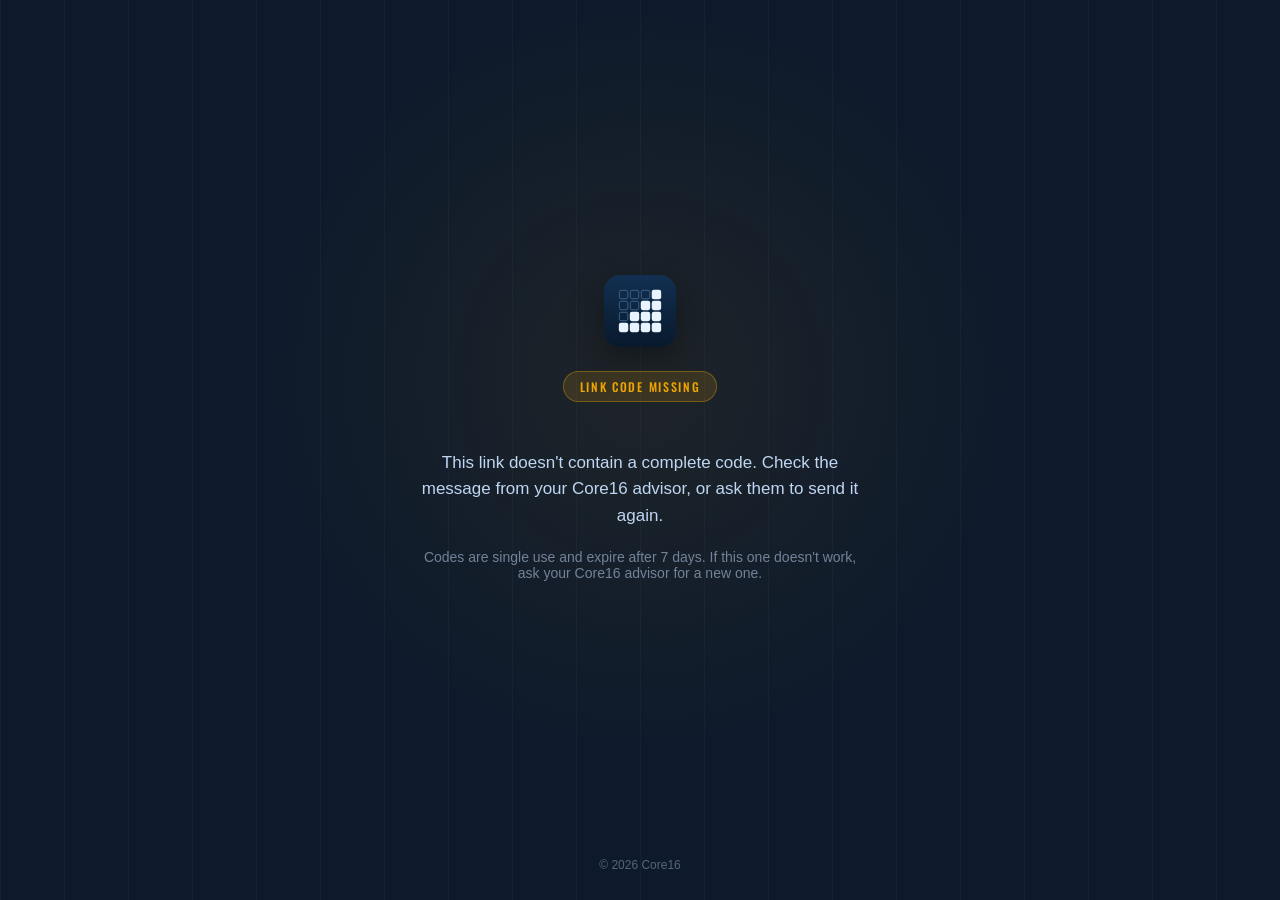
<file: link/index.html>
<!doctype html>
<html lang="en">
<head>
<meta charset="utf-8">
<meta name="viewport" content="width=device-width, initial-scale=1">
<meta name="robots" content="noindex">
<title>Your Core16 link code</title>
<link rel="icon" type="image/svg+xml" href="/assets/mark.svg">
<link rel="apple-touch-icon" href="/assets/icon.png">
<link rel="preconnect" href="https://fonts.googleapis.com">
<link rel="preconnect" href="https://fonts.gstatic.com" crossorigin>
<link href="https://fonts.googleapis.com/css2?family=Oswald:wght@500;700&display=swap" rel="stylesheet">
<style>
  :root {
    --ink: #0e1a2b;
    --ink-light: #bfd6f2;
    --amber: #f0a600;
    --paper: #f7f7f5;
  }

  * { box-sizing: border-box; }

  html, body { margin: 0; height: 100%; }

  body {
    background: var(--ink);
    color: var(--paper);
    font-family: -apple-system, BlinkMacSystemFont, "Segoe UI", sans-serif;
    display: flex;
    flex-direction: column;
    min-height: 100vh;
    position: relative;
    overflow-x: hidden;
  }

  body::before {
    content: "";
    position: absolute;
    inset: 0;
    background:
      radial-gradient(circle at 50% 42%, rgba(240, 166, 0, 0.07) 0%, transparent 45%),
      repeating-linear-gradient(90deg, rgba(191, 214, 242, 0.035) 0, rgba(191, 214, 242, 0.035) 1px, transparent 1px, transparent 64px);
    pointer-events: none;
    z-index: 0;
  }

  main {
    position: relative;
    z-index: 1;
    flex: 1;
    display: flex;
    flex-direction: column;
    align-items: center;
    justify-content: center;
    text-align: center;
    padding: 8vh 24px 6vh;
  }

  .mark {
    width: 72px;
    height: 72px;
    border-radius: 16px;
    margin-bottom: 24px;
    box-shadow: 0 12px 32px rgba(0, 0, 0, 0.35);
  }

  .badge {
    font-family: "Oswald", -apple-system, sans-serif;
    font-weight: 500;
    font-size: 12px;
    letter-spacing: 0.14em;
    text-transform: uppercase;
    color: var(--amber);
    background: rgba(240, 166, 0, 0.14);
    border: 1px solid rgba(240, 166, 0, 0.35);
    border-radius: 999px;
    padding: 6px 16px;
    margin-bottom: 24px;
  }

  .code {
    font-family: "Oswald", ui-monospace, SFMono-Regular, Menlo, monospace;
    font-weight: 700;
    font-size: clamp(48px, 14vw, 88px);
    letter-spacing: 0.08em;
    line-height: 1;
    margin: 0 0 24px;
    color: var(--paper);
    font-variant-numeric: tabular-nums;
  }

  .code .dash { color: var(--amber); }

  .steps {
    max-width: 440px;
    font-size: 17px;
    line-height: 1.55;
    color: var(--ink-light);
    margin: 0;
  }

  .steps strong { color: var(--paper); font-weight: 600; }

  .note {
    max-width: 440px;
    margin: 20px 0 0;
    font-size: 14px;
    color: rgba(191, 214, 242, 0.55);
  }

  footer {
    position: relative;
    z-index: 1;
    text-align: center;
    padding: 20px 24px 28px;
    font-size: 12px;
    color: rgba(191, 214, 242, 0.4);
  }
</style>
</head>
<body>
  <main>
    <img class="mark" src="/assets/mark.svg" alt="Core16 logo" width="72" height="72">
    <div class="badge" id="badge">Your link code</div>
    <p class="code" id="code" aria-live="polite"></p>
    <p class="steps" id="steps"></p>
    <p class="note">Codes are single use and expire after 7 days. If this one doesn't work, ask your Core16 advisor for a new one.</p>
  </main>
  <footer>&copy; 2026 Core16</footer>

<script>
  // Mirrors the app's own rules (LinkCodeField.sanitize): letters and numbers
  // only, uppercased, exactly six. Written with textContent throughout, so
  // whatever arrives in ?code= is shown as text and never parsed as markup.
  (function () {
    var raw = new URLSearchParams(window.location.search).get("code") || "";
    var code = raw.toUpperCase().replace(/[^A-Z0-9]/g, "").slice(0, 6);
    var codeEl = document.getElementById("code");
    var stepsEl = document.getElementById("steps");

    if (code.length !== 6) {
      document.getElementById("badge").textContent = "Link code missing";
      stepsEl.textContent = "This link doesn't contain a complete code. Check the message from your Core16 advisor, or ask them to send it again.";
      return;
    }

    codeEl.appendChild(document.createTextNode(code.slice(0, 3)));
    var dash = document.createElement("span");
    dash.className = "dash";
    dash.textContent = "–";
    codeEl.appendChild(dash);
    codeEl.appendChild(document.createTextNode(code.slice(3)));

    stepsEl.appendChild(document.createTextNode("If the Core16 app is on this phone, tapping the link opens it with this code filled in. Otherwise, open the app, go to the "));
    var tab = document.createElement("strong");
    tab.textContent = "Advisor";
    stepsEl.appendChild(tab);
    stepsEl.appendChild(document.createTextNode(" tab, and enter it under “Link to your Core16 advisor”."));
  })();
</script>
</body>
</html>
</file>
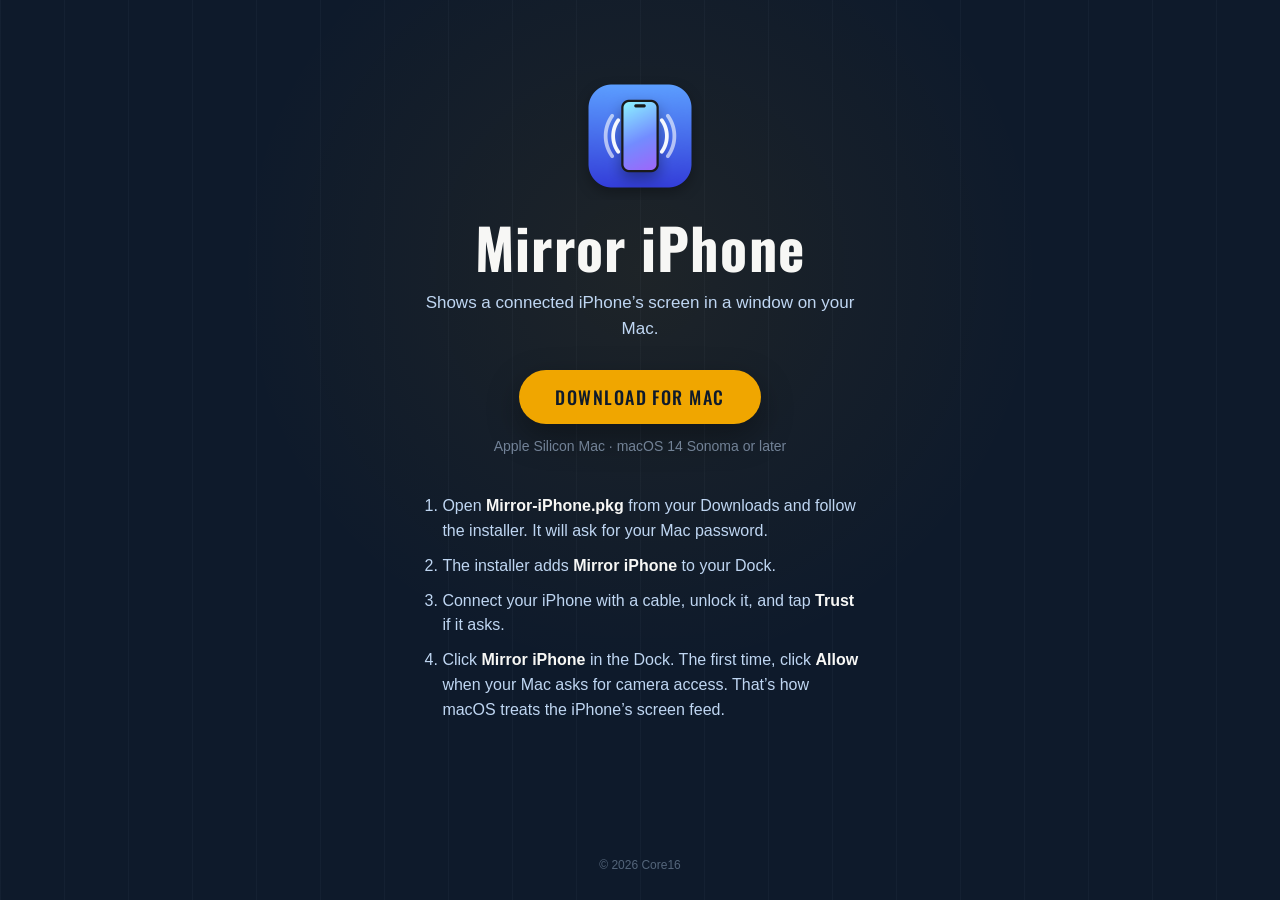
<file: mirror-q4t8/index.html>
<!doctype html>
<html lang="en">
<head>
<meta charset="utf-8">
<meta name="viewport" content="width=device-width, initial-scale=1">
<meta name="robots" content="noindex">
<title>Mirror iPhone for Mac</title>
<link rel="icon" type="image/png" href="icon.png">
<link rel="preconnect" href="https://fonts.googleapis.com">
<link rel="preconnect" href="https://fonts.gstatic.com" crossorigin>
<link href="https://fonts.googleapis.com/css2?family=Oswald:wght@500;700&display=swap" rel="stylesheet">
<style>
  :root {
    --ink: #0e1a2b;
    --ink-light: #bfd6f2;
    --amber: #f0a600;
    --paper: #f7f7f5;
  }

  * { box-sizing: border-box; }

  html, body { margin: 0; height: 100%; }

  body {
    background: var(--ink);
    color: var(--paper);
    font-family: -apple-system, BlinkMacSystemFont, "Segoe UI", sans-serif;
    display: flex;
    flex-direction: column;
    min-height: 100vh;
    position: relative;
    overflow-x: hidden;
  }

  body::before {
    content: "";
    position: absolute;
    inset: 0;
    background:
      radial-gradient(circle at 50% 30%, rgba(240, 166, 0, 0.07) 0%, transparent 45%),
      repeating-linear-gradient(90deg, rgba(191, 214, 242, 0.035) 0, rgba(191, 214, 242, 0.035) 1px, transparent 1px, transparent 64px);
    pointer-events: none;
    z-index: 0;
  }

  main {
    position: relative;
    z-index: 1;
    flex: 1;
    display: flex;
    flex-direction: column;
    align-items: center;
    text-align: center;
    padding: 8vh 24px 6vh;
  }

  .icon {
    width: 128px;
    height: 128px;
    margin-bottom: 16px;
  }

  h1 {
    font-family: "Oswald", -apple-system, sans-serif;
    font-weight: 700;
    font-size: clamp(36px, 9vw, 56px);
    letter-spacing: 0.02em;
    line-height: 1.1;
    margin: 0 0 12px;
  }

  .lede {
    max-width: 440px;
    font-size: 17px;
    line-height: 1.55;
    color: var(--ink-light);
    margin: 0 0 28px;
  }

  .download {
    display: inline-block;
    font-family: "Oswald", -apple-system, sans-serif;
    font-weight: 500;
    font-size: 18px;
    letter-spacing: 0.08em;
    text-transform: uppercase;
    color: var(--ink);
    background: var(--amber);
    border-radius: 999px;
    padding: 14px 36px;
    text-decoration: none;
    box-shadow: 0 12px 32px rgba(0, 0, 0, 0.35);
  }

  .download:hover { background: #ffb81a; }

  .requires {
    font-size: 14px;
    color: rgba(191, 214, 242, 0.55);
    margin: 14px 0 40px;
  }

  ol {
    max-width: 440px;
    width: 100%;
    text-align: left;
    font-size: 16px;
    line-height: 1.55;
    color: var(--ink-light);
    margin: 0;
    padding-left: 1.4em;
  }

  li { margin-bottom: 10px; }
  li strong { color: var(--paper); font-weight: 600; }

  footer {
    position: relative;
    z-index: 1;
    text-align: center;
    padding: 20px 24px 28px;
    font-size: 12px;
    color: rgba(191, 214, 242, 0.4);
  }
</style>
</head>
<body>
  <main>
    <img class="icon" src="icon.png" alt="" width="128" height="128">
    <h1>Mirror iPhone</h1>
    <p class="lede">Shows a connected iPhone’s screen in a window on your Mac.</p>
    <a class="download" href="Mirror-iPhone.pkg" download>Download for Mac</a>
    <p class="requires">Apple Silicon Mac · macOS 14 Sonoma or later</p>
    <ol>
      <li>Open <strong>Mirror-iPhone.pkg</strong> from your Downloads and follow the installer. It will ask for your Mac password.</li>
      <li>The installer adds <strong>Mirror iPhone</strong> to your Dock.</li>
      <li>Connect your iPhone with a cable, unlock it, and tap <strong>Trust</strong> if it asks.</li>
      <li>Click <strong>Mirror iPhone</strong> in the Dock. The first time, click <strong>Allow</strong> when your Mac asks for camera access. That’s how macOS treats the iPhone’s screen feed.</li>
    </ol>
  </main>
  <footer>&copy; 2026 Core16</footer>
</body>
</html>
</file>
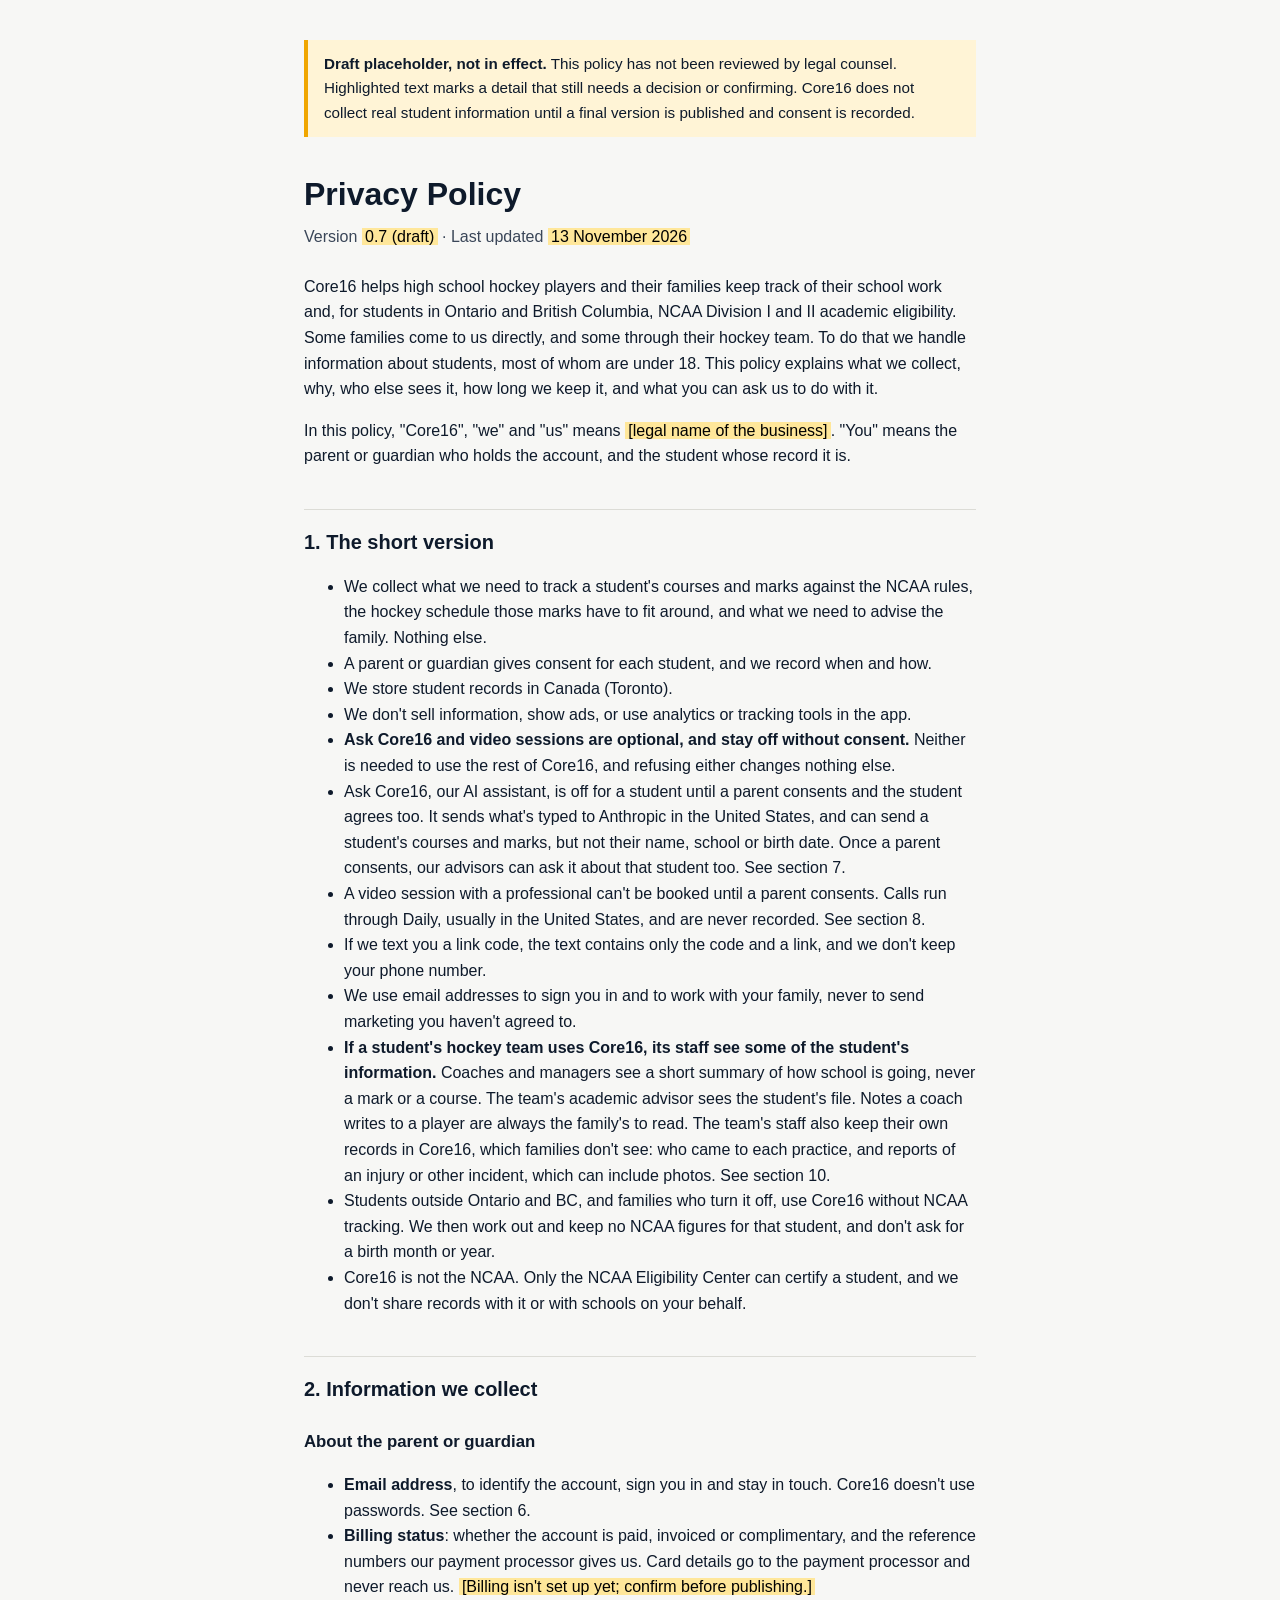
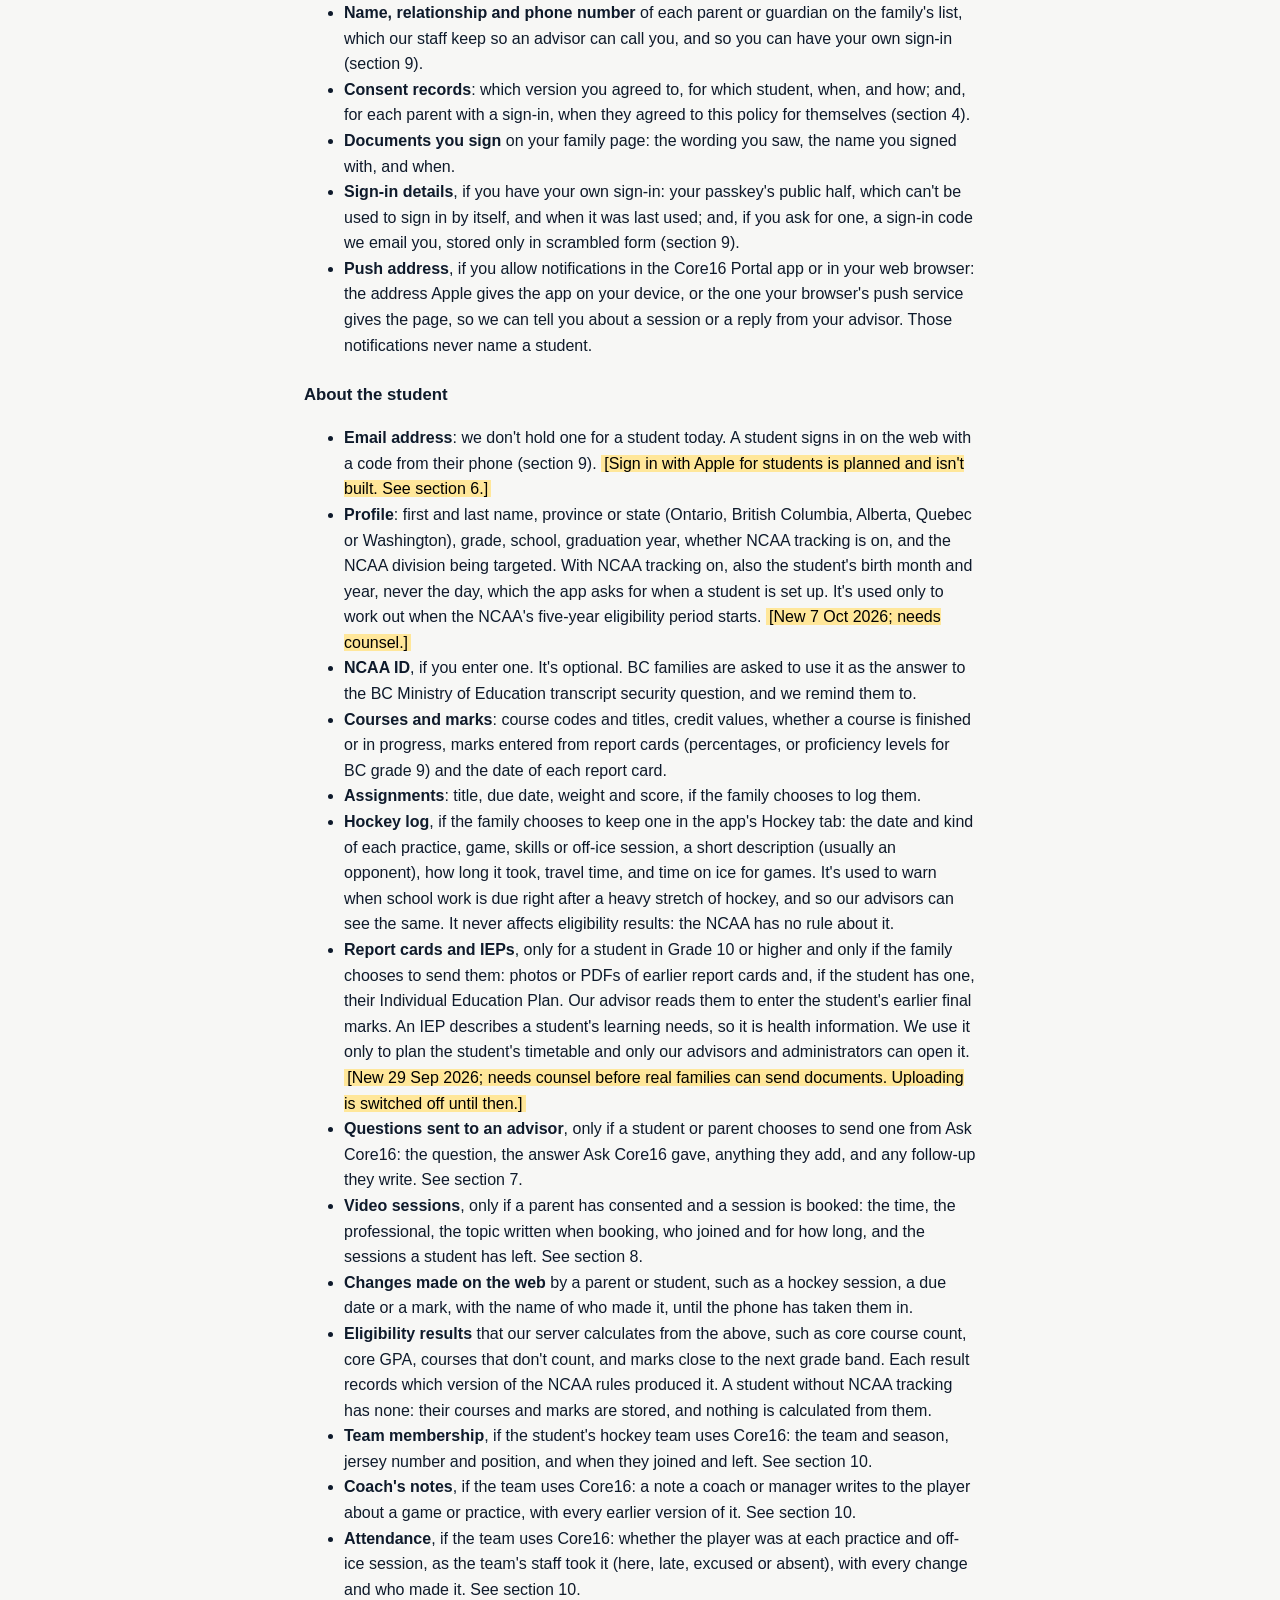
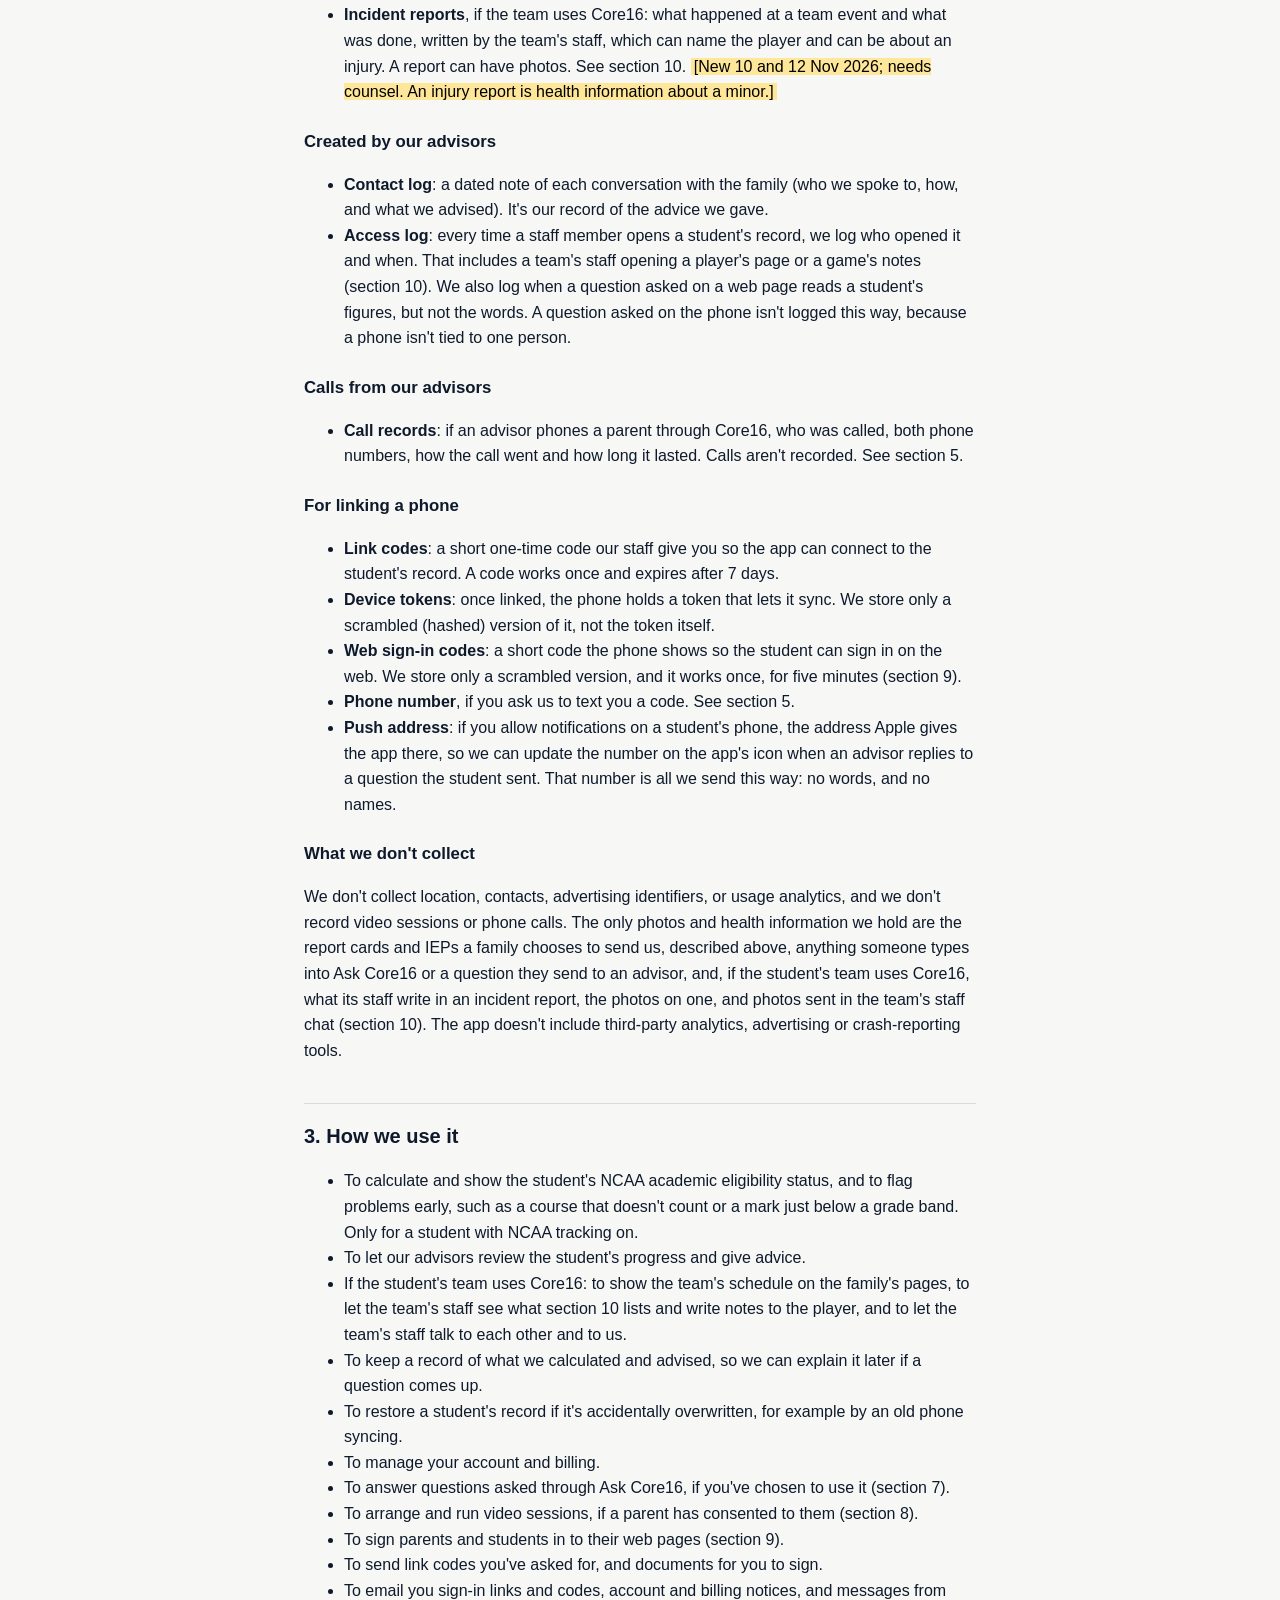
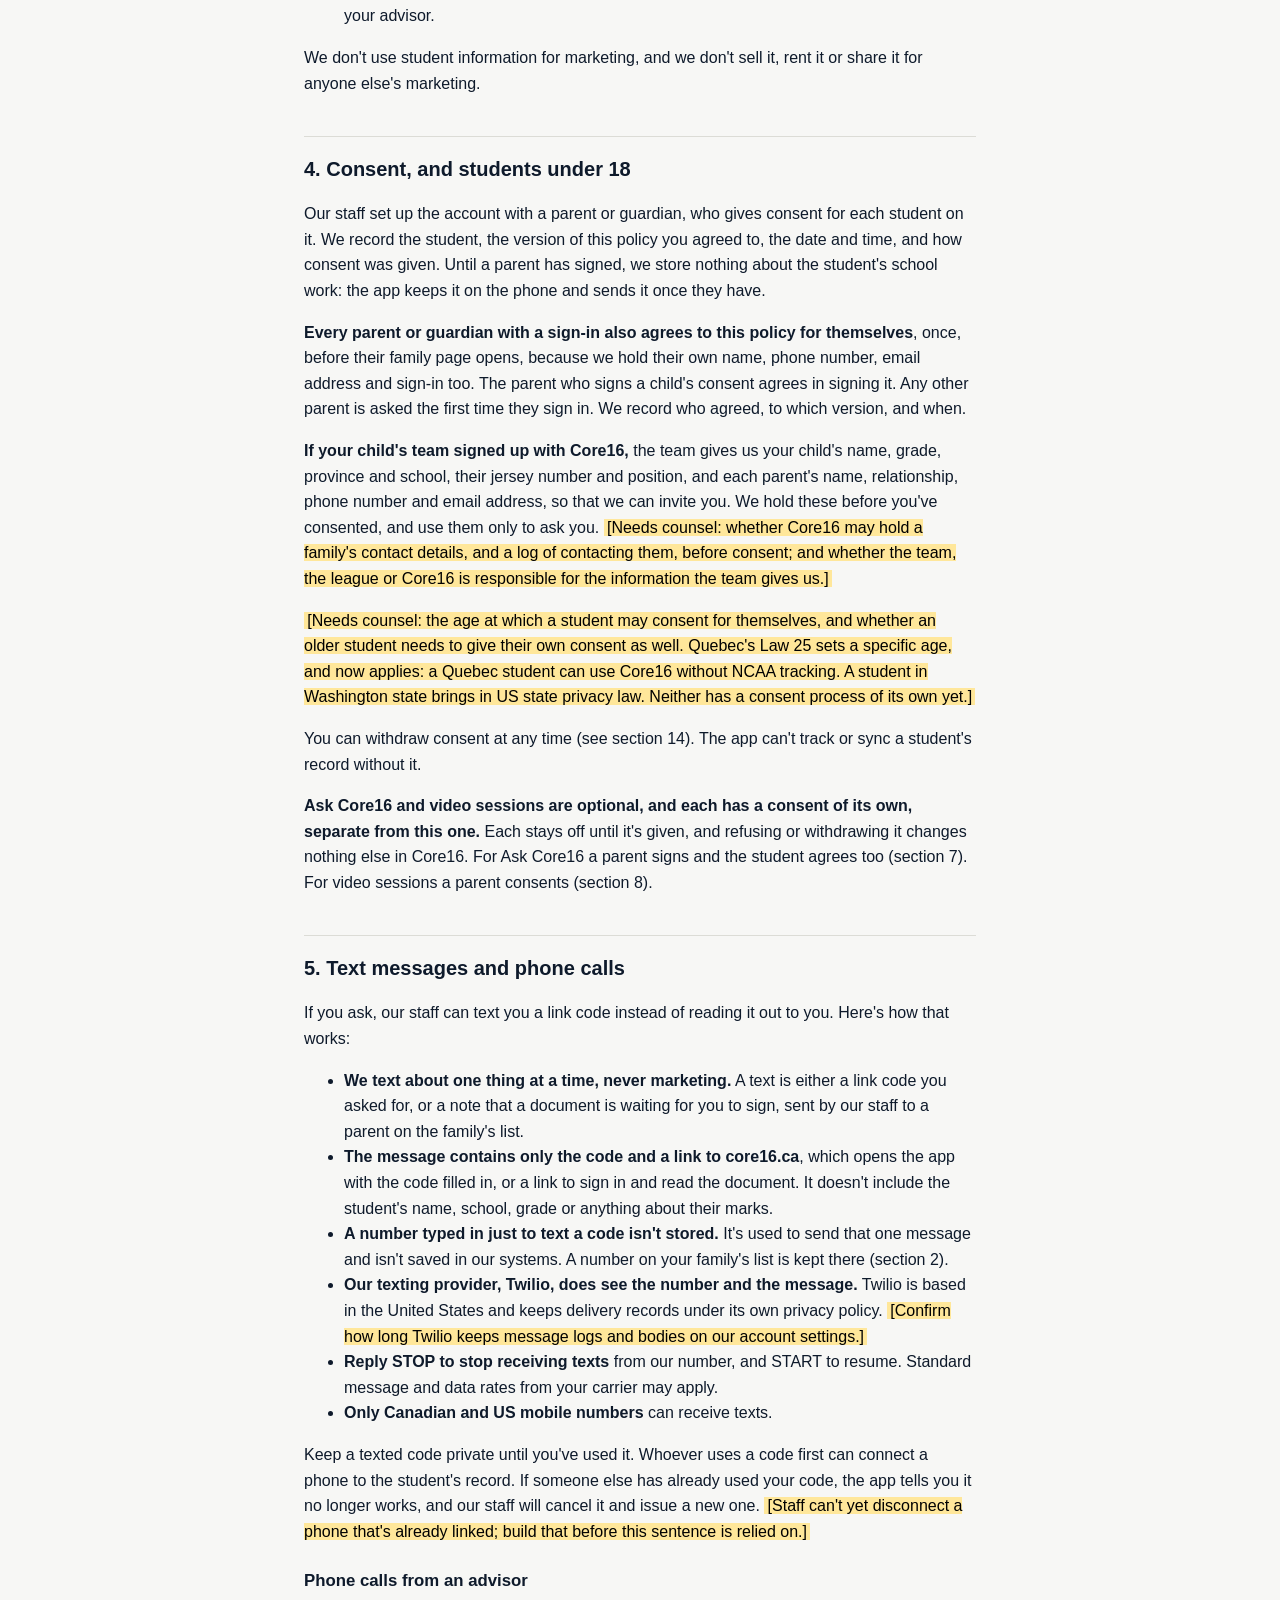
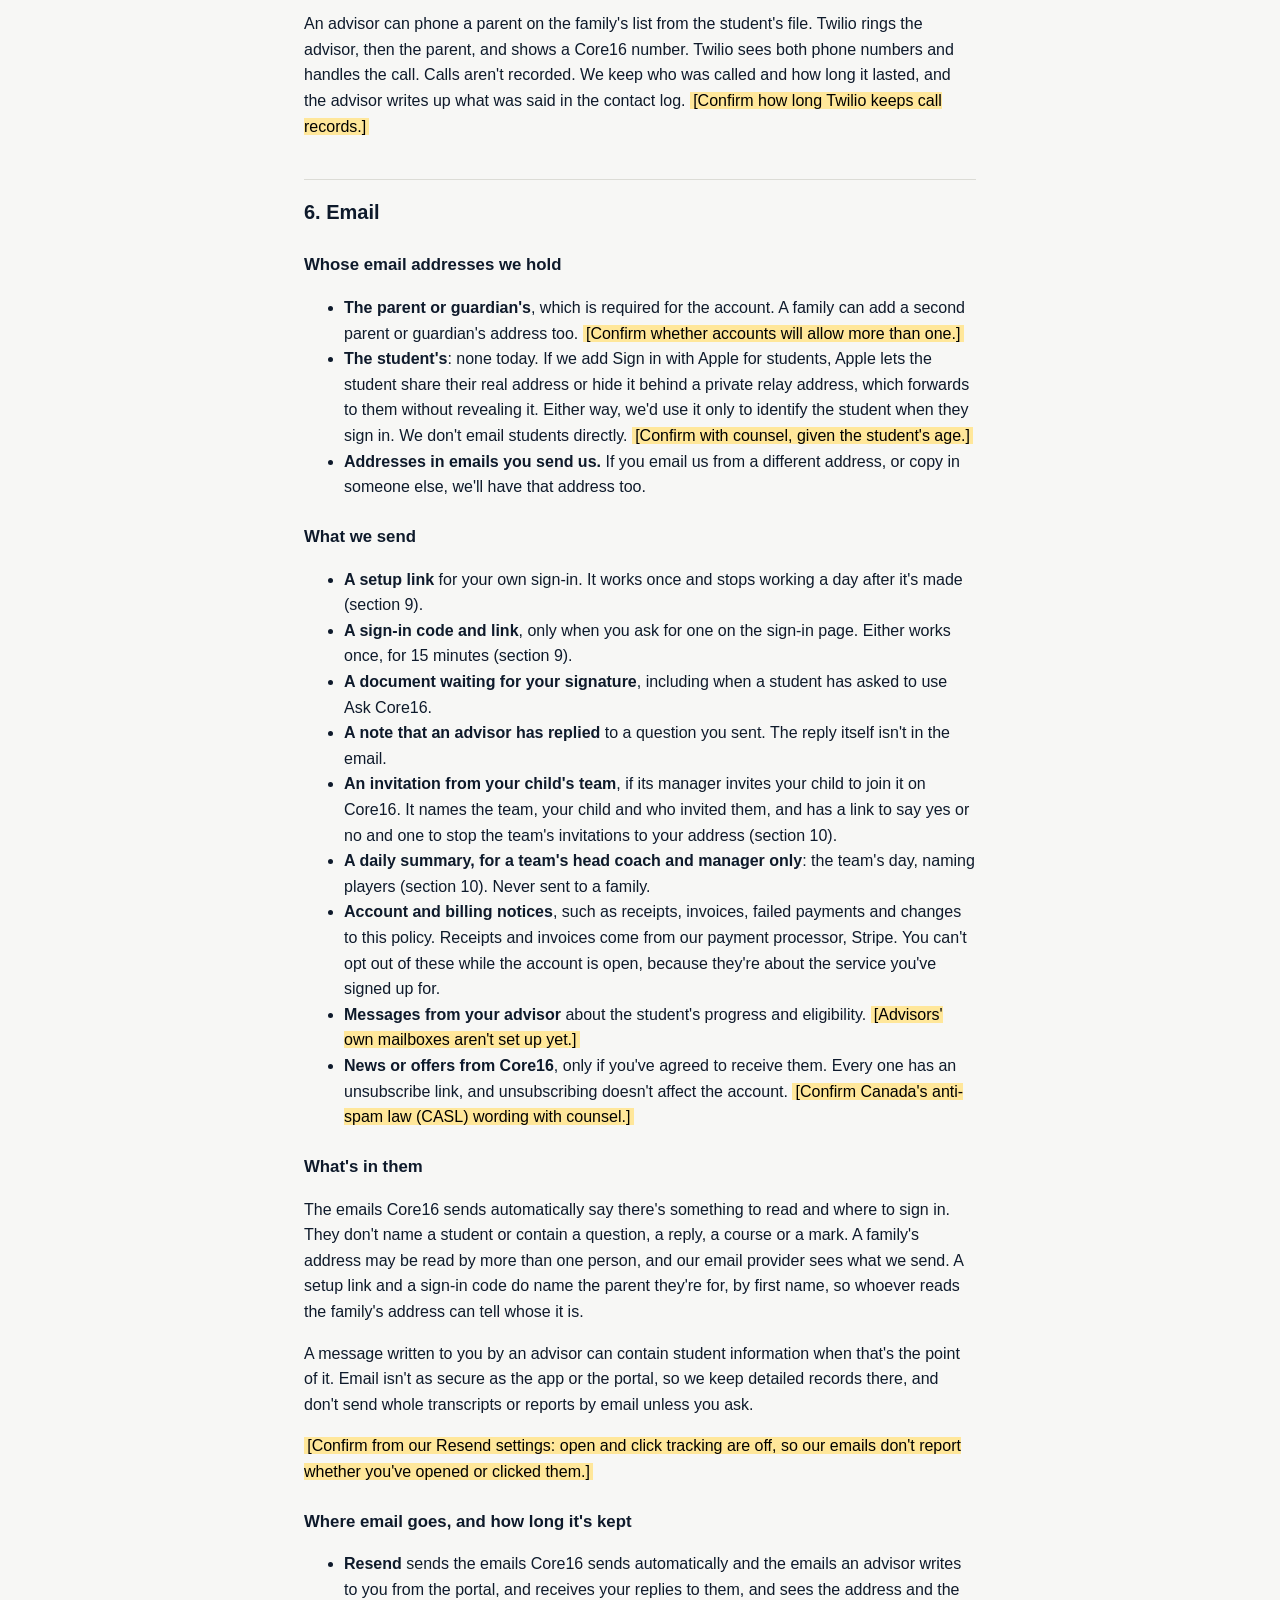
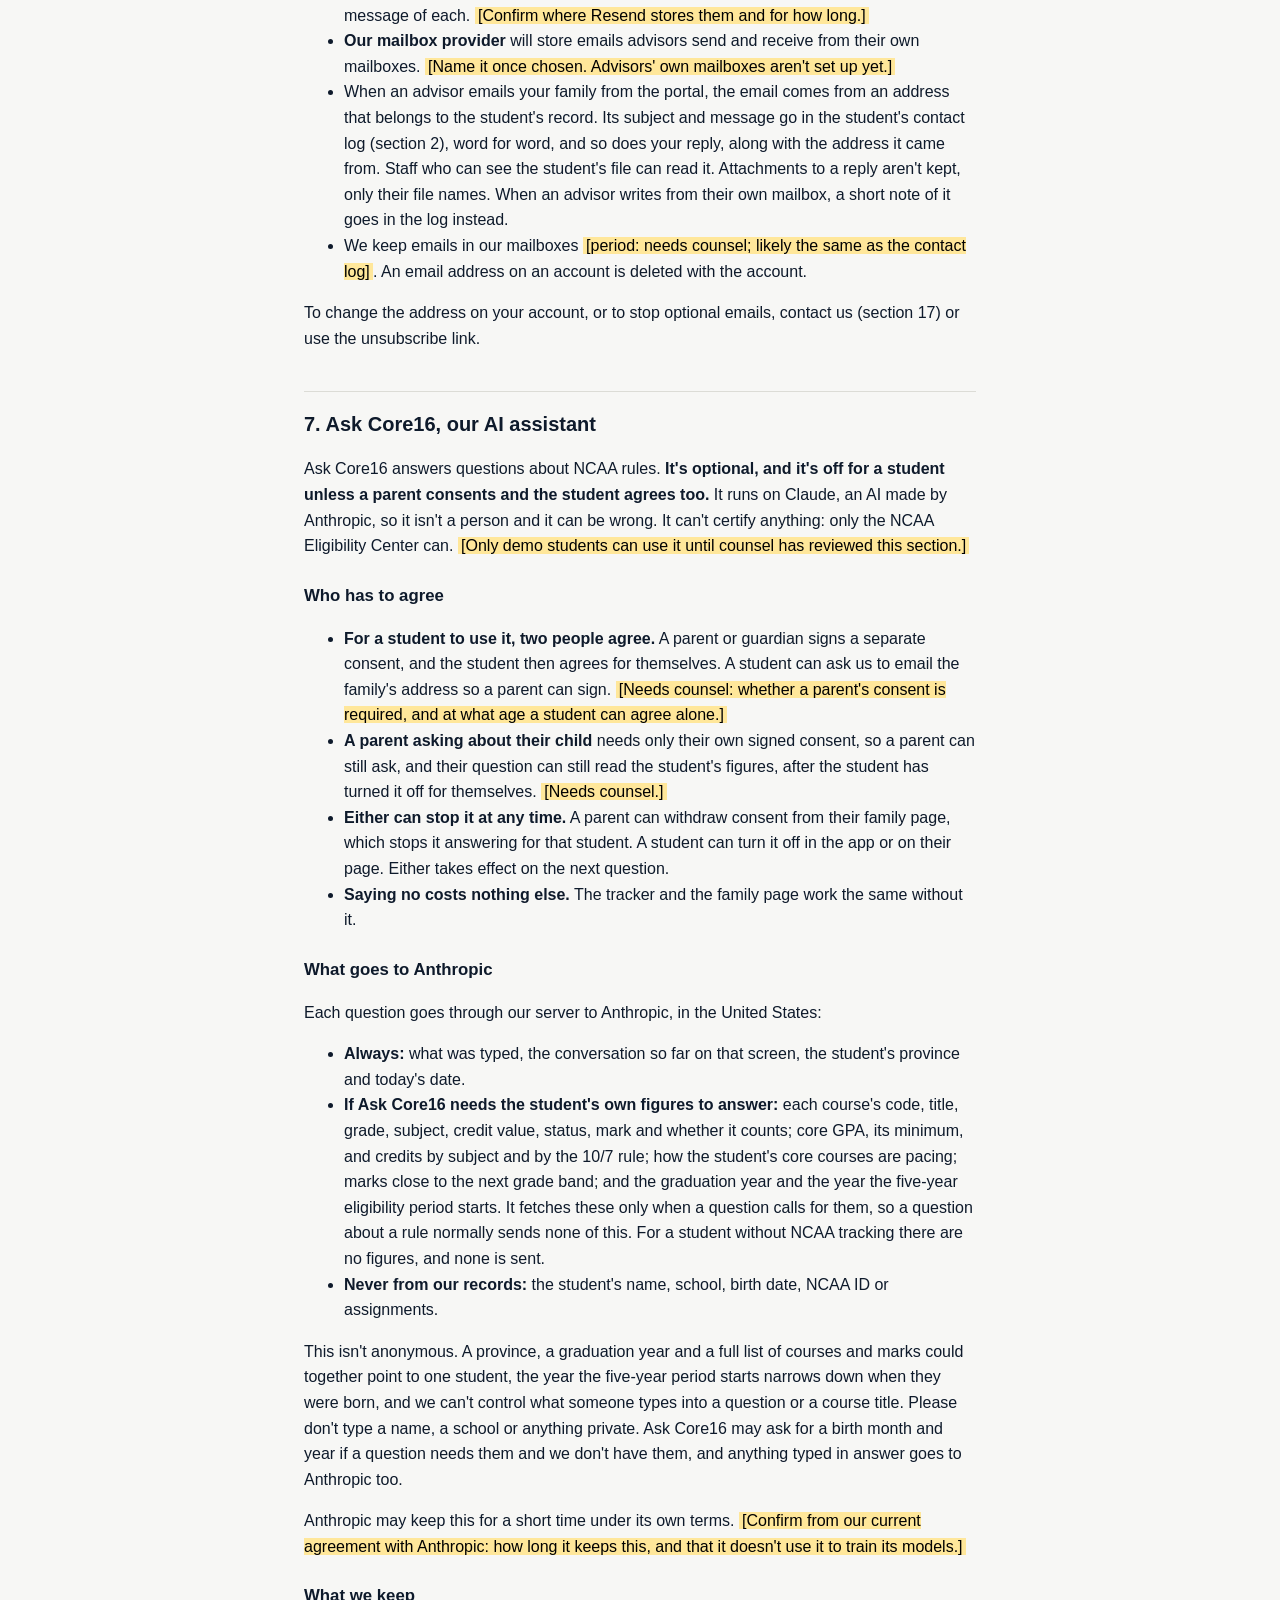
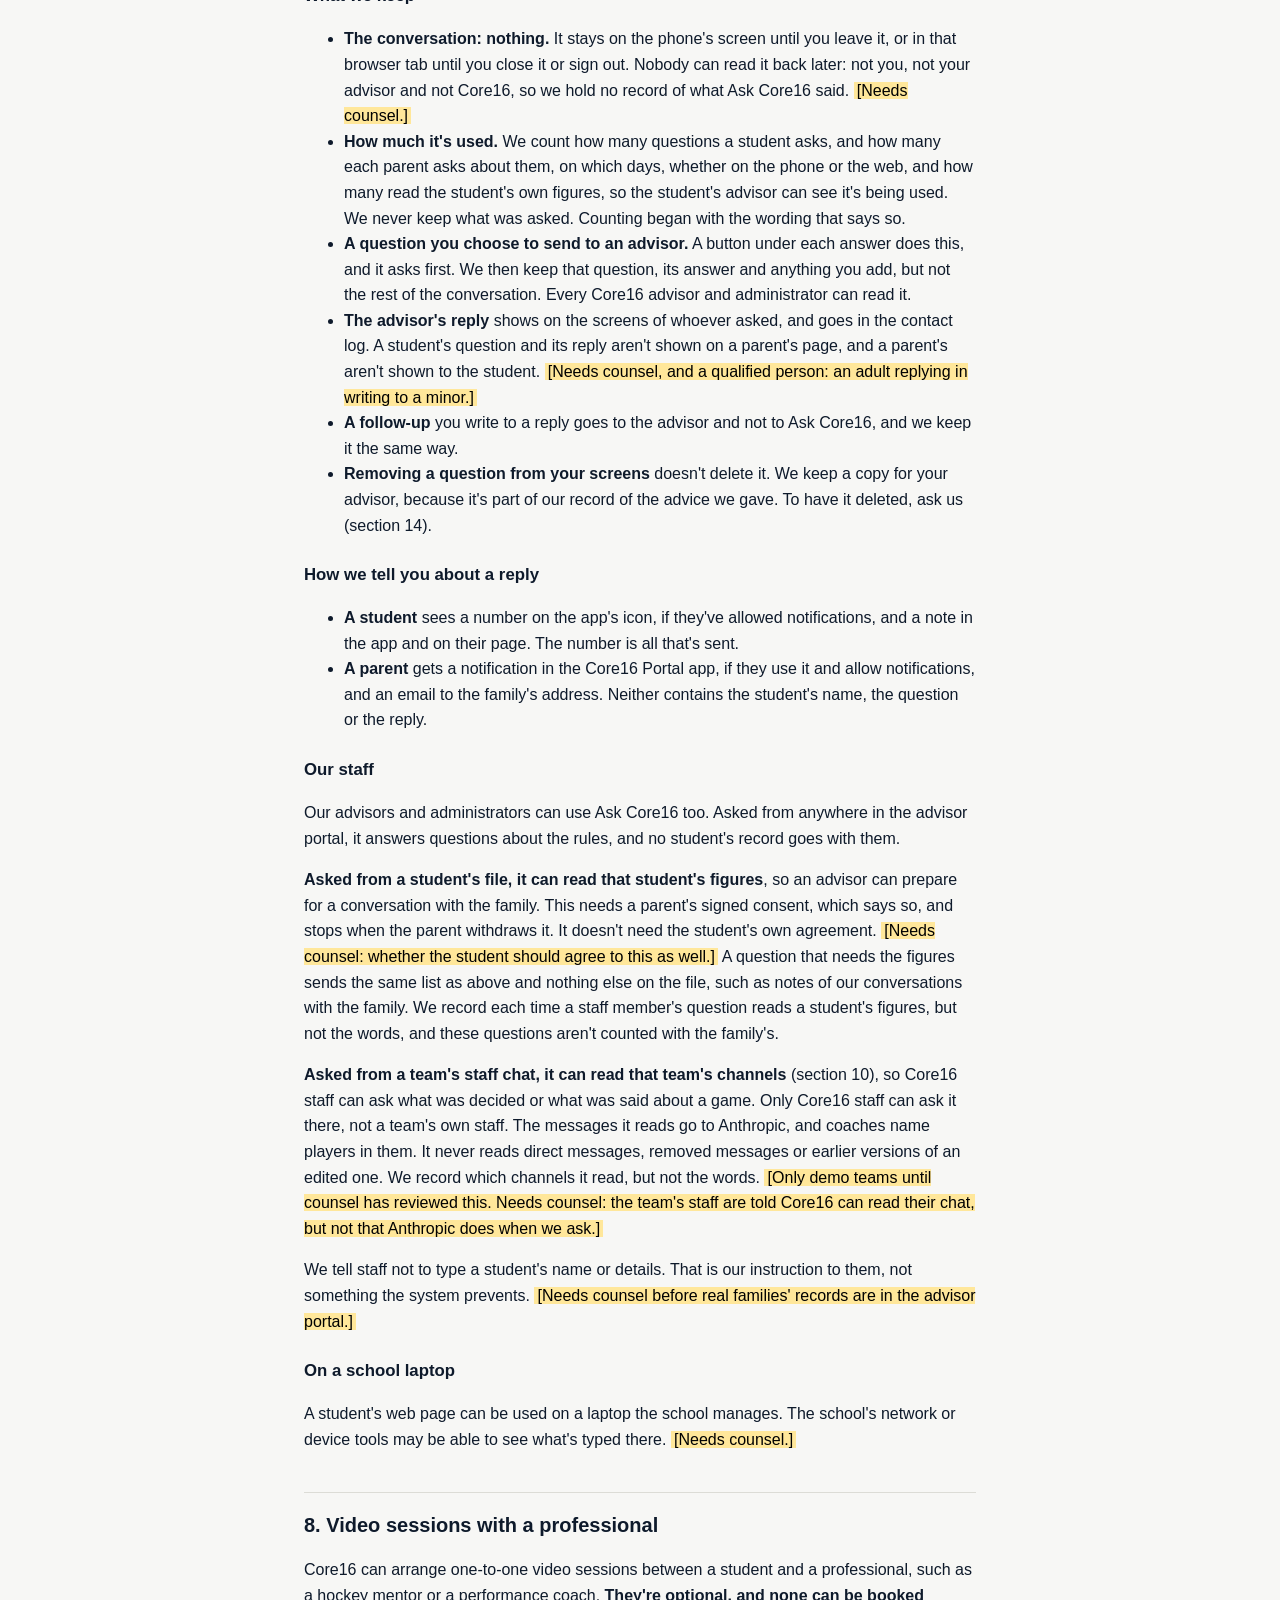
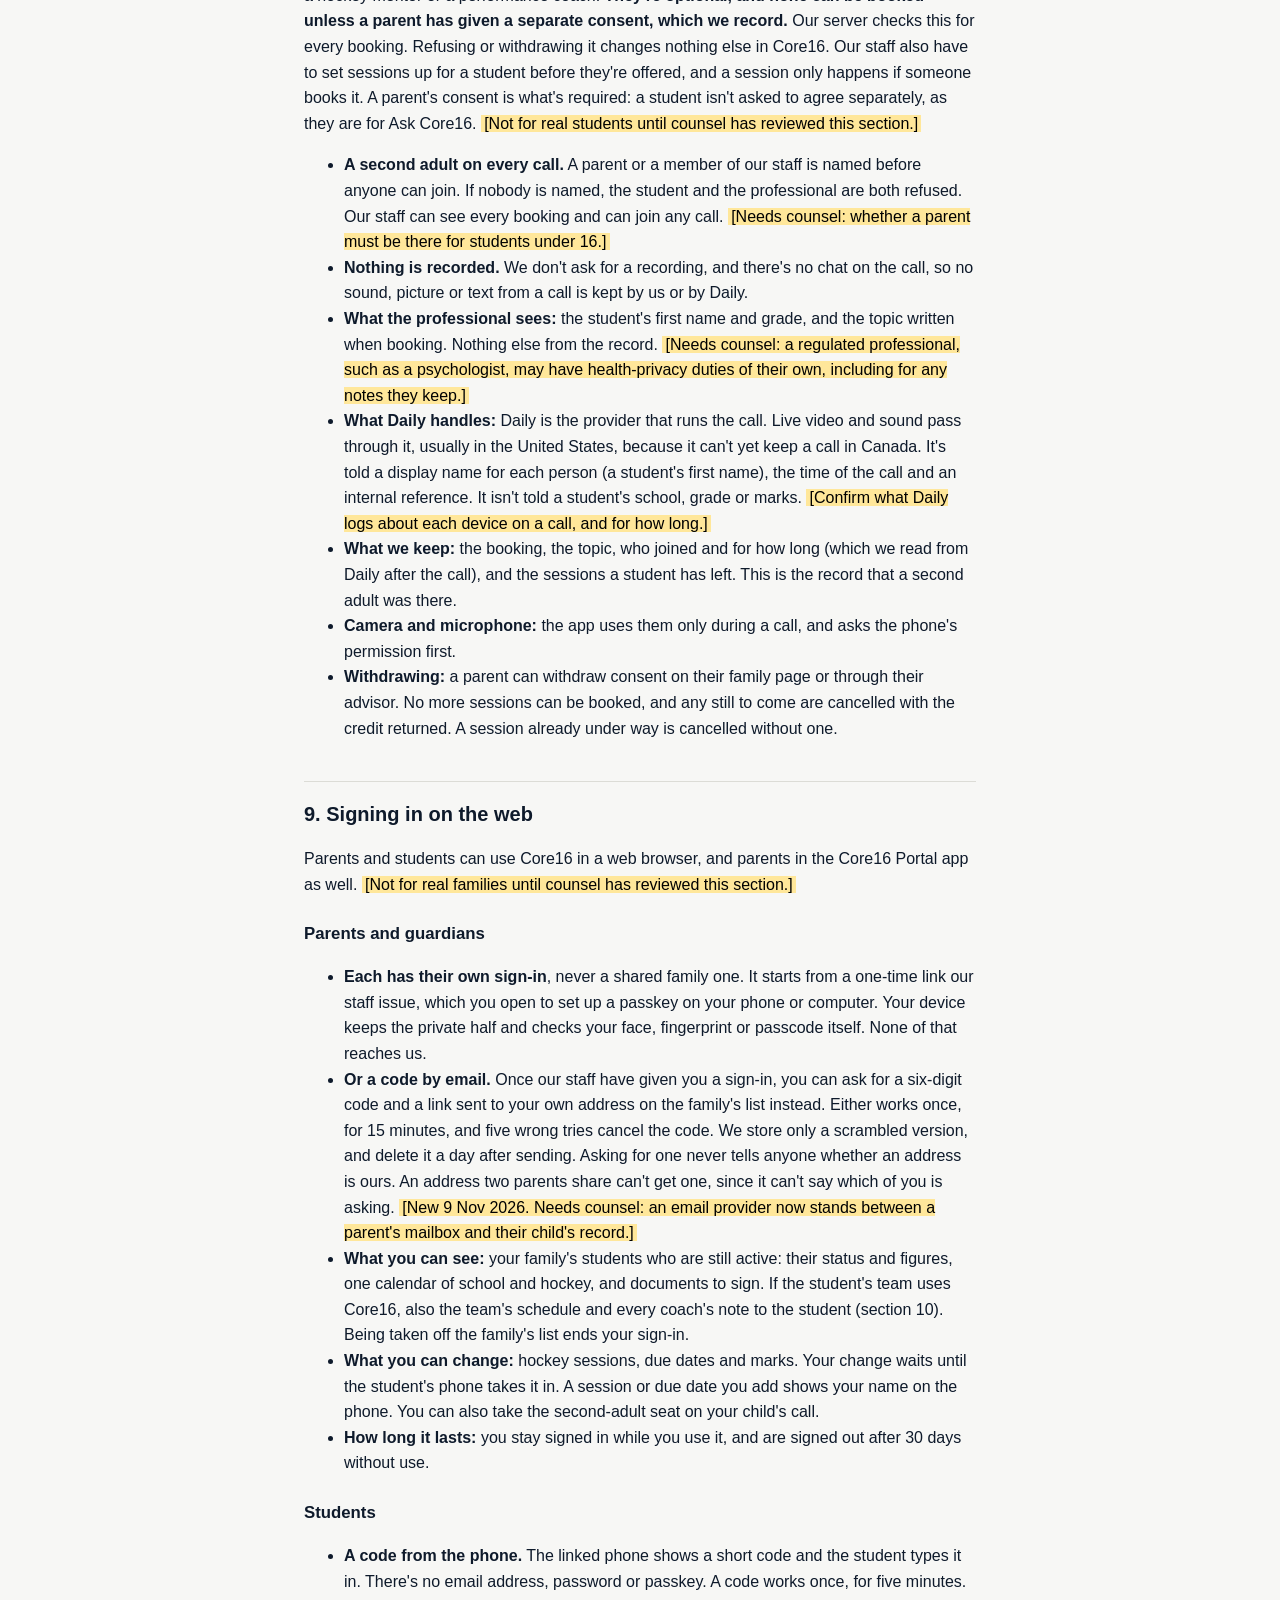
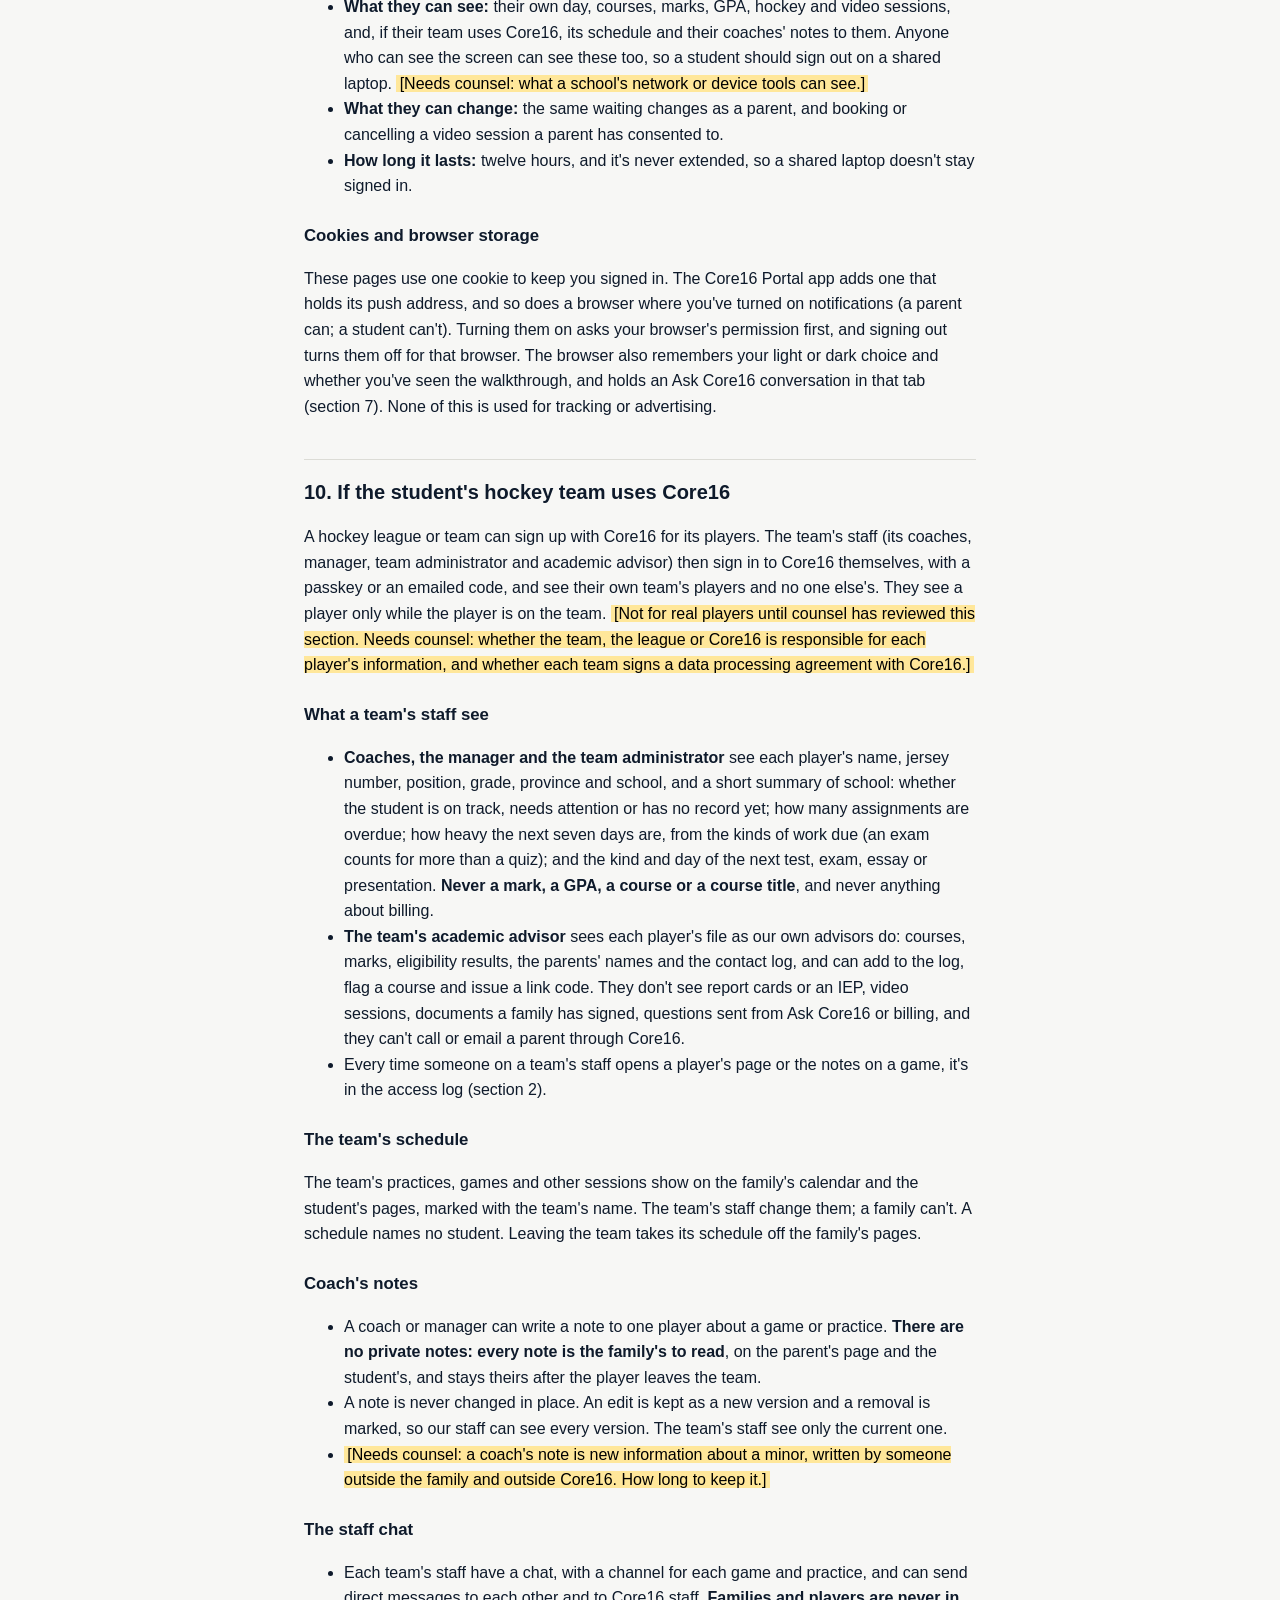
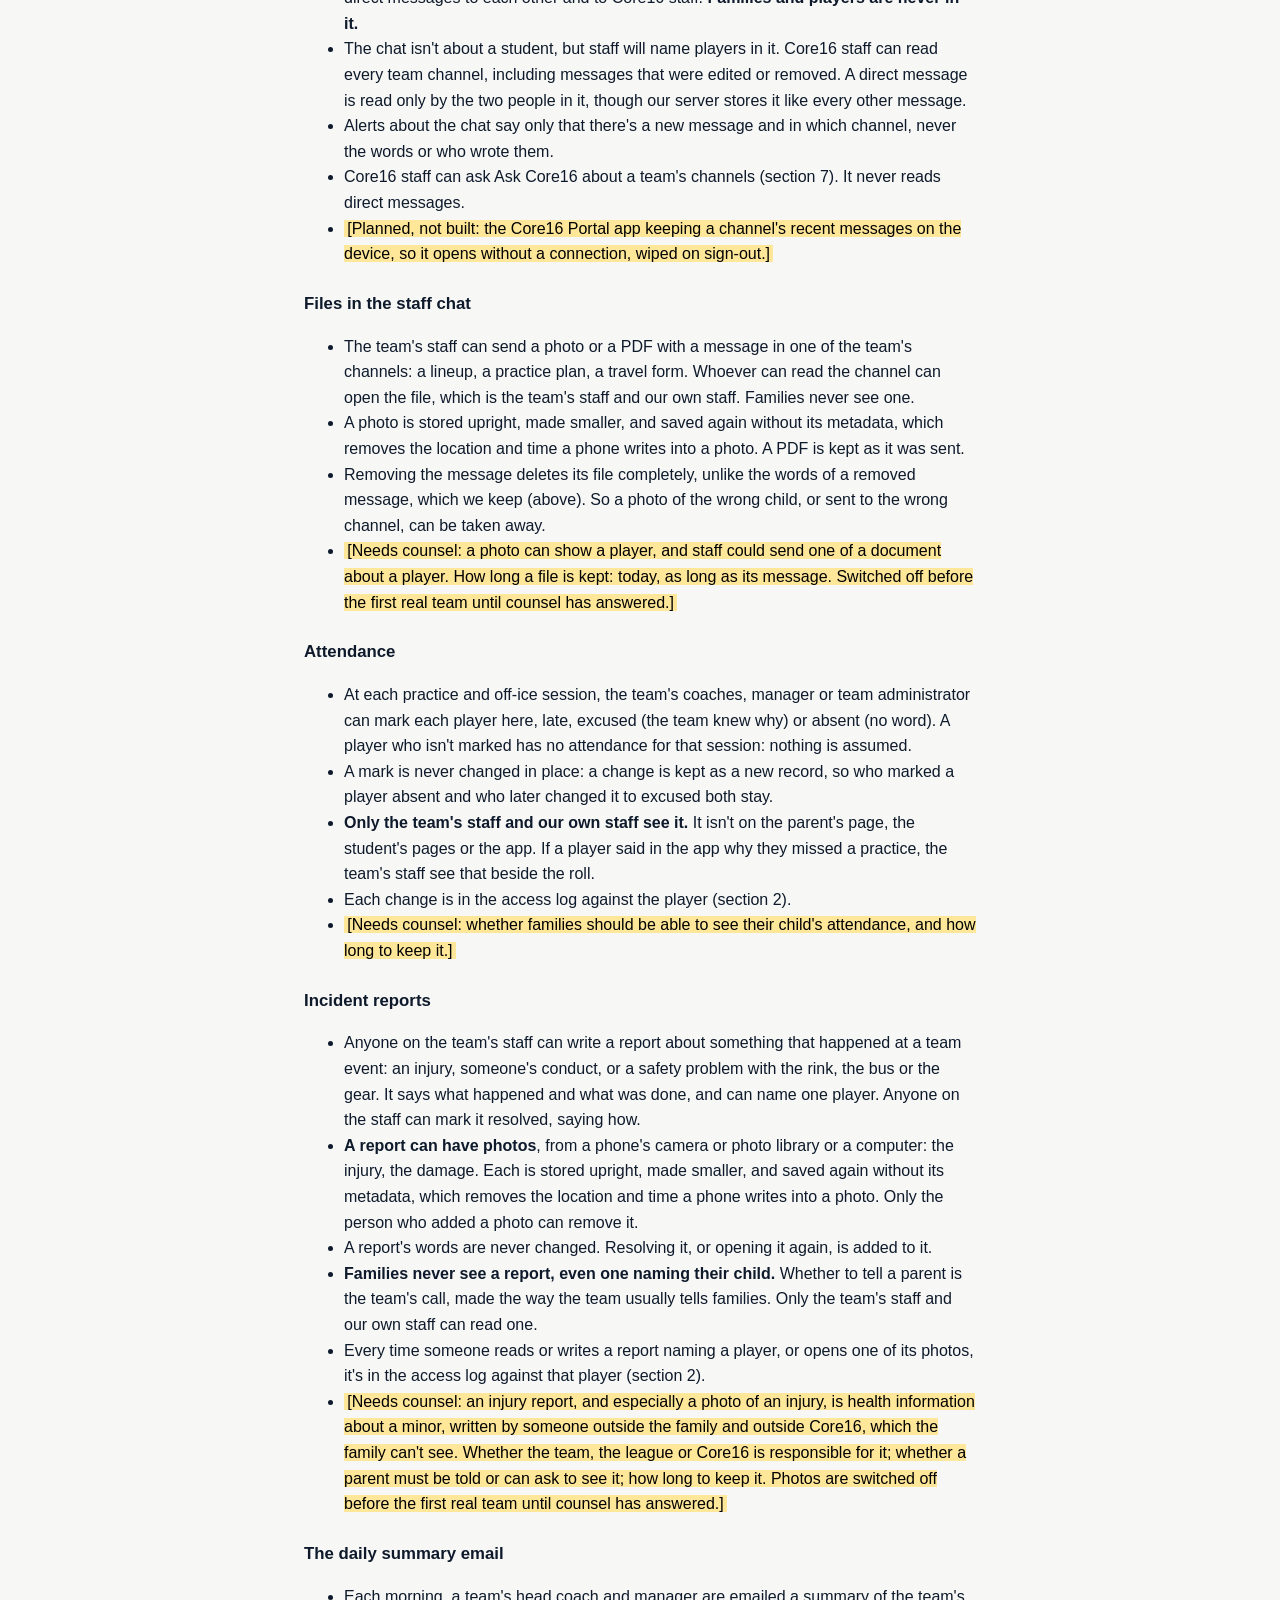
<file: privacy/index.html>
<!doctype html>
<html lang="en">
<head>
<meta charset="utf-8">
<meta name="viewport" content="width=device-width, initial-scale=1">
<!-- DRAFT: remove noindex once counsel has reviewed and the placeholders are filled. -->
<meta name="robots" content="noindex">
<title>Privacy Policy — Core16</title>
<meta name="description" content="How Core16 collects, uses and protects information about students and their families.">
<link rel="icon" type="image/svg+xml" href="../assets/mark.svg">
<link rel="apple-touch-icon" href="../assets/icon.png">
<style>
  :root {
    --ink: #0e1a2b;
    --ink-soft: #3a4658;
    --amber: #f0a600;
    --paper: #f7f7f5;
    --rule: #dcdcd6;
  }

  * { box-sizing: border-box; }

  body {
    margin: 0;
    background: var(--paper);
    color: var(--ink);
    font-family: -apple-system, BlinkMacSystemFont, "Segoe UI", sans-serif;
    line-height: 1.6;
  }

  main {
    max-width: 44rem;
    margin: 0 auto;
    padding: 2.5rem 1rem 4rem;
  }

  .draft {
    background: #fff4d6;
    border-left: 4px solid var(--amber);
    padding: 0.75rem 1rem;
    margin-bottom: 2rem;
    font-size: 0.95rem;
  }

  h1 { font-size: 2rem; margin: 0 0 0.25rem; }
  h2 { font-size: 1.25rem; margin: 2.5rem 0 0.5rem; padding-top: 1rem; border-top: 1px solid var(--rule); }
  h3 { font-size: 1.05rem; margin: 1.5rem 0 0.25rem; }
  .meta { color: var(--ink-soft); margin: 0 0 1.5rem; }
  a { color: var(--ink); }
  mark { background: #ffe79a; padding: 0 0.2em; }

  table { width: 100%; border-collapse: collapse; font-size: 0.95rem; margin: 0.75rem 0; }
  th, td { text-align: left; vertical-align: top; padding: 0.5rem; border-bottom: 1px solid var(--rule); }
  th { font-weight: 600; }

  @media (max-width: 34rem) {
    table, thead, tbody, tr, th, td { display: block; }
    thead { display: none; }
    tr { border-bottom: 1px solid var(--rule); padding: 0.5rem 0; }
    td { border: 0; padding: 0.15rem 0; }
    td:first-child { font-weight: 600; }
  }
</style>
</head>
<body>
<main>

<div class="draft">
  <strong>Draft placeholder, not in effect.</strong> This policy has not been
  reviewed by legal counsel. Highlighted text marks a detail that still needs
  a decision or confirming. Core16 does not collect real student information
  until a final version is published and consent is recorded.
</div>

<h1>Privacy Policy</h1>
<p class="meta">Version <mark>0.7 (draft)</mark> · Last updated <mark>13 November 2026</mark></p>

<p>
  Core16 helps high school hockey players and their families keep track of
  their school work and, for students in Ontario and British Columbia, NCAA
  Division I and II academic eligibility. Some families come to us directly,
  and some through their hockey team. To do that we handle
  information about students, most of whom are under 18. This policy explains
  what we collect, why, who else sees it, how long we keep it, and what you can
  ask us to do with it.
</p>
<p>
  In this policy, "Core16", "we" and "us" means <mark>[legal name of the
  business]</mark>. "You" means the parent or guardian who holds the account,
  and the student whose record it is.
</p>

<h2>1. The short version</h2>
<ul>
  <li>We collect what we need to track a student's courses and marks against the NCAA rules, the hockey schedule those marks have to fit around, and what we need to advise the family. Nothing else.</li>
  <li>A parent or guardian gives consent for each student, and we record when and how.</li>
  <li>We store student records in Canada (Toronto).</li>
  <li>We don't sell information, show ads, or use analytics or tracking tools in the app.</li>
  <li><strong>Ask Core16 and video sessions are optional, and stay off without consent.</strong> Neither is needed to use the rest of Core16, and refusing either changes nothing else.</li>
  <li>Ask Core16, our AI assistant, is off for a student until a parent consents and the student agrees too. It sends what's typed to Anthropic in the United States, and can send a student's courses and marks, but not their name, school or birth date. Once a parent consents, our advisors can ask it about that student too. See section 7.</li>
  <li>A video session with a professional can't be booked until a parent consents. Calls run through Daily, usually in the United States, and are never recorded. See section 8.</li>
  <li>If we text you a link code, the text contains only the code and a link, and we don't keep your phone number.</li>
  <li>We use email addresses to sign you in and to work with your family, never to send marketing you haven't agreed to.</li>
  <li><strong>If a student's hockey team uses Core16, its staff see some of the student's information.</strong> Coaches and managers see a short summary of how school is going, never a mark or a course. The team's academic advisor sees the student's file. Notes a coach writes to a player are always the family's to read. The team's staff also keep their own records in Core16, which families don't see: who came to each practice, and reports of an injury or other incident, which can include photos. See section 10.</li>
  <li>Students outside Ontario and BC, and families who turn it off, use Core16 without NCAA tracking. We then work out and keep no NCAA figures for that student, and don't ask for a birth month or year.</li>
  <li>Core16 is not the NCAA. Only the NCAA Eligibility Center can certify a student, and we don't share records with it or with schools on your behalf.</li>
</ul>

<h2>2. Information we collect</h2>

<h3>About the parent or guardian</h3>
<ul>
  <li><strong>Email address</strong>, to identify the account, sign you in and stay in touch. Core16 doesn't use passwords. See section 6.</li>
  <li><strong>Billing status</strong>: whether the account is paid, invoiced or complimentary, and the reference numbers our payment processor gives us. Card details go to the payment processor and never reach us. <mark>[Billing isn't set up yet; confirm before publishing.]</mark></li>
  <li><strong>Name, relationship and phone number</strong> of each parent or guardian on the family's list, which our staff keep so an advisor can call you, and so you can have your own sign-in (section 9).</li>
  <li><strong>Consent records</strong>: which version you agreed to, for which student, when, and how; and, for each parent with a sign-in, when they agreed to this policy for themselves (section 4).</li>
  <li><strong>Documents you sign</strong> on your family page: the wording you saw, the name you signed with, and when.</li>
  <li><strong>Sign-in details</strong>, if you have your own sign-in: your passkey's public half, which can't be used to sign in by itself, and when it was last used; and, if you ask for one, a sign-in code we email you, stored only in scrambled form (section 9).</li>
  <li><strong>Push address</strong>, if you allow notifications in the Core16 Portal app or in your web browser: the address Apple gives the app on your device, or the one your browser's push service gives the page, so we can tell you about a session or a reply from your advisor. Those notifications never name a student.</li>
</ul>

<h3>About the student</h3>
<ul>
  <li><strong>Email address</strong>: we don't hold one for a student today. A student signs in on the web with a code from their phone (section 9). <mark>[Sign in with Apple for students is planned and isn't built. See section 6.]</mark></li>
  <li><strong>Profile</strong>: first and last name, province or state (Ontario, British Columbia, Alberta, Quebec or Washington), grade, school, graduation year, whether NCAA tracking is on, and the NCAA division being targeted. With NCAA tracking on, also the student's birth month and year, never the day, which the app asks for when a student is set up. It's used only to work out when the NCAA's five-year eligibility period starts. <mark>[New 7 Oct 2026; needs counsel.]</mark></li>
  <li><strong>NCAA ID</strong>, if you enter one. It's optional. BC families are asked to use it as the answer to the BC Ministry of Education transcript security question, and we remind them to.</li>
  <li><strong>Courses and marks</strong>: course codes and titles, credit values, whether a course is finished or in progress, marks entered from report cards (percentages, or proficiency levels for BC grade 9) and the date of each report card.</li>
  <li><strong>Assignments</strong>: title, due date, weight and score, if the family chooses to log them.</li>
  <li><strong>Hockey log</strong>, if the family chooses to keep one in the app's Hockey tab: the date and kind of each practice, game, skills or off-ice session, a short description (usually an opponent), how long it took, travel time, and time on ice for games. It's used to warn when school work is due right after a heavy stretch of hockey, and so our advisors can see the same. It never affects eligibility results: the NCAA has no rule about it.</li>
  <li><strong>Report cards and IEPs</strong>, only for a student in Grade 10 or higher and only if the family chooses to send them: photos or PDFs of earlier report cards and, if the student has one, their Individual Education Plan. Our advisor reads them to enter the student's earlier final marks. An IEP describes a student's learning needs, so it is health information. We use it only to plan the student's timetable and only our advisors and administrators can open it. <mark>[New 29 Sep 2026; needs counsel before real families can send documents. Uploading is switched off until then.]</mark></li>
  <li><strong>Questions sent to an advisor</strong>, only if a student or parent chooses to send one from Ask Core16: the question, the answer Ask Core16 gave, anything they add, and any follow-up they write. See section 7.</li>
  <li><strong>Video sessions</strong>, only if a parent has consented and a session is booked: the time, the professional, the topic written when booking, who joined and for how long, and the sessions a student has left. See section 8.</li>
  <li><strong>Changes made on the web</strong> by a parent or student, such as a hockey session, a due date or a mark, with the name of who made it, until the phone has taken them in.</li>
  <li><strong>Eligibility results</strong> that our server calculates from the above, such as core course count, core GPA, courses that don't count, and marks close to the next grade band. Each result records which version of the NCAA rules produced it. A student without NCAA tracking has none: their courses and marks are stored, and nothing is calculated from them.</li>
  <li><strong>Team membership</strong>, if the student's hockey team uses Core16: the team and season, jersey number and position, and when they joined and left. See section 10.</li>
  <li><strong>Coach's notes</strong>, if the team uses Core16: a note a coach or manager writes to the player about a game or practice, with every earlier version of it. See section 10.</li>
  <li><strong>Attendance</strong>, if the team uses Core16: whether the player was at each practice and off-ice session, as the team's staff took it (here, late, excused or absent), with every change and who made it. See section 10.</li>
  <li><strong>Incident reports</strong>, if the team uses Core16: what happened at a team event and what was done, written by the team's staff, which can name the player and can be about an injury. A report can have photos. See section 10. <mark>[New 10 and 12 Nov 2026; needs counsel. An injury report is health information about a minor.]</mark></li>
</ul>

<h3>Created by our advisors</h3>
<ul>
  <li><strong>Contact log</strong>: a dated note of each conversation with the family (who we spoke to, how, and what we advised). It's our record of the advice we gave.</li>
  <li><strong>Access log</strong>: every time a staff member opens a student's record, we log who opened it and when. That includes a team's staff opening a player's page or a game's notes (section 10). We also log when a question asked on a web page reads a student's figures, but not the words. A question asked on the phone isn't logged this way, because a phone isn't tied to one person.</li>
</ul>

<h3>Calls from our advisors</h3>
<ul>
  <li><strong>Call records</strong>: if an advisor phones a parent through Core16, who was called, both phone numbers, how the call went and how long it lasted. Calls aren't recorded. See section 5.</li>
</ul>

<h3>For linking a phone</h3>
<ul>
  <li><strong>Link codes</strong>: a short one-time code our staff give you so the app can connect to the student's record. A code works once and expires after 7 days.</li>
  <li><strong>Device tokens</strong>: once linked, the phone holds a token that lets it sync. We store only a scrambled (hashed) version of it, not the token itself.</li>
  <li><strong>Web sign-in codes</strong>: a short code the phone shows so the student can sign in on the web. We store only a scrambled version, and it works once, for five minutes (section 9).</li>
  <li><strong>Phone number</strong>, if you ask us to text you a code. See section 5.</li>
  <li><strong>Push address</strong>: if you allow notifications on a student's phone, the address Apple gives the app there, so we can update the number on the app's icon when an advisor replies to a question the student sent. That number is all we send this way: no words, and no names.</li>
</ul>

<h3>What we don't collect</h3>
<p>
  We don't collect location, contacts, advertising identifiers, or usage
  analytics, and we don't record video sessions or phone calls. The only photos and health information we hold are the report
  cards and IEPs a family chooses to send us, described above, anything someone types into Ask Core16 or a question they send to an advisor, and, if the student's team uses Core16, what its staff write in an incident report, the photos on one, and photos sent in the team's staff chat (section 10). The app doesn't include third-party
  analytics, advertising or crash-reporting tools.
</p>

<h2>3. How we use it</h2>
<ul>
  <li>To calculate and show the student's NCAA academic eligibility status, and to flag problems early, such as a course that doesn't count or a mark just below a grade band. Only for a student with NCAA tracking on.</li>
  <li>To let our advisors review the student's progress and give advice.</li>
  <li>If the student's team uses Core16: to show the team's schedule on the family's pages, to let the team's staff see what section 10 lists and write notes to the player, and to let the team's staff talk to each other and to us.</li>
  <li>To keep a record of what we calculated and advised, so we can explain it later if a question comes up.</li>
  <li>To restore a student's record if it's accidentally overwritten, for example by an old phone syncing.</li>
  <li>To manage your account and billing.</li>
  <li>To answer questions asked through Ask Core16, if you've chosen to use it (section 7).</li>
  <li>To arrange and run video sessions, if a parent has consented to them (section 8).</li>
  <li>To sign parents and students in to their web pages (section 9).</li>
  <li>To send link codes you've asked for, and documents for you to sign.</li>
  <li>To email you sign-in links and codes, account and billing notices, and messages from your advisor.</li>
</ul>
<p>
  We don't use student information for marketing, and we don't sell it, rent
  it or share it for anyone else's marketing.
</p>

<h2>4. Consent, and students under 18</h2>
<p>
  Our staff set up the account with a parent or guardian, who gives consent for
  each student on it. We record the student, the version of this policy you agreed to, the
  date and time, and how consent was given. Until a parent has signed, we store
  nothing about the student's school work: the app keeps it on the phone and
  sends it once they have.
</p>
<p>
  <strong>Every parent or guardian with a sign-in also agrees to this policy for
  themselves</strong>, once, before their family page opens, because we hold
  their own name, phone number, email address and sign-in too. The parent who
  signs a child's consent agrees in signing it. Any other parent is asked the
  first time they sign in. We record who agreed, to which version, and when.
</p>
<p>
  <strong>If your child's team signed up with Core16,</strong> the team gives us
  your child's name, grade, province and school, their jersey number and
  position, and each parent's name, relationship, phone number and email
  address, so that we can invite you. We hold these before you've consented, and
  use them only to ask you. <mark>[Needs counsel: whether Core16 may hold a
  family's contact details, and a log of contacting them, before consent; and
  whether the team, the league or Core16 is responsible for the information the
  team gives us.]</mark>
</p>
<p>
  <mark>[Needs counsel: the age at which a student may consent for themselves,
  and whether an older student needs to give their own consent as well.
  Quebec's Law 25 sets a specific age, and now applies: a Quebec student can use
  Core16 without NCAA tracking. A student in Washington state brings in US state
  privacy law. Neither has a consent process of its own yet.]</mark>
</p>
<p>
  You can withdraw consent at any time (see section 14). The app can't track
  or sync a student's record without it.
</p>
<p>
  <strong>Ask Core16 and video sessions are optional, and each has a consent of
  its own, separate from this one.</strong> Each stays off until it's given, and
  refusing or withdrawing it changes nothing else in Core16. For Ask Core16 a
  parent signs and the student agrees too (section 7). For video sessions a
  parent consents (section 8).
</p>

<h2>5. Text messages and phone calls</h2>
<p>
  If you ask, our staff can text you a link code instead of reading it out to
  you. Here's how that works:
</p>
<ul>
  <li><strong>We text about one thing at a time, never marketing.</strong> A text is either a link code you asked for, or a note that a document is waiting for you to sign, sent by our staff to a parent on the family's list.</li>
  <li><strong>The message contains only the code and a link to core16.ca</strong>, which opens the app with the code filled in, or a link to sign in and read the document. It doesn't include the student's name, school, grade or anything about their marks.</li>
  <li><strong>A number typed in just to text a code isn't stored.</strong> It's used to send that one message and isn't saved in our systems. A number on your family's list is kept there (section 2).</li>
  <li><strong>Our texting provider, Twilio, does see the number and the message.</strong> Twilio is based in the United States and keeps delivery records under its own privacy policy. <mark>[Confirm how long Twilio keeps message logs and bodies on our account settings.]</mark></li>
  <li><strong>Reply STOP to stop receiving texts</strong> from our number, and START to resume. Standard message and data rates from your carrier may apply.</li>
  <li><strong>Only Canadian and US mobile numbers</strong> can receive texts.</li>
</ul>
<p>
  Keep a texted code private until you've used it. Whoever uses a code first
  can connect a phone to the student's record. If someone else has already
  used your code, the app tells you it no longer works, and our staff will
  cancel it and issue a new one. <mark>[Staff can't yet disconnect a phone
  that's already linked; build that before this sentence is relied on.]</mark>
</p>

<h3>Phone calls from an advisor</h3>
<p>
  An advisor can phone a parent on the family's list from the student's file.
  Twilio rings the advisor, then the parent, and shows a Core16 number. Twilio
  sees both phone numbers and handles the call. Calls aren't recorded. We keep
  who was called and how long it lasted, and the advisor writes up what was said
  in the contact log. <mark>[Confirm how long Twilio keeps call records.]</mark>
</p>

<h2>6. Email</h2>
<h3>Whose email addresses we hold</h3>
<ul>
  <li><strong>The parent or guardian's</strong>, which is required for the account. A family can add a second parent or guardian's address too. <mark>[Confirm whether accounts will allow more than one.]</mark></li>
  <li><strong>The student's</strong>: none today. If we add Sign in with Apple for students, Apple lets the student share their real address or hide it behind a private relay address, which forwards to them without revealing it. Either way, we'd use it only to identify the student when they sign in. We don't email students directly. <mark>[Confirm with counsel, given the student's age.]</mark></li>
  <li><strong>Addresses in emails you send us.</strong> If you email us from a different address, or copy in someone else, we'll have that address too.</li>
</ul>

<h3>What we send</h3>
<ul>
  <li><strong>A setup link</strong> for your own sign-in. It works once and stops working a day after it's made (section 9).</li>
  <li><strong>A sign-in code and link</strong>, only when you ask for one on the sign-in page. Either works once, for 15 minutes (section 9).</li>
  <li><strong>A document waiting for your signature</strong>, including when a student has asked to use Ask Core16.</li>
  <li><strong>A note that an advisor has replied</strong> to a question you sent. The reply itself isn't in the email.</li>
  <li><strong>An invitation from your child's team</strong>, if its manager invites your child to join it on Core16. It names the team, your child and who invited them, and has a link to say yes or no and one to stop the team's invitations to your address (section 10).</li>
  <li><strong>A daily summary, for a team's head coach and manager only</strong>: the team's day, naming players (section 10). Never sent to a family.</li>
  <li><strong>Account and billing notices</strong>, such as receipts, invoices, failed payments and changes to this policy. Receipts and invoices come from our payment processor, Stripe. You can't opt out of these while the account is open, because they're about the service you've signed up for.</li>
  <li><strong>Messages from your advisor</strong> about the student's progress and eligibility. <mark>[Advisors' own mailboxes aren't set up yet.]</mark></li>
  <li><strong>News or offers from Core16</strong>, only if you've agreed to receive them. Every one has an unsubscribe link, and unsubscribing doesn't affect the account. <mark>[Confirm Canada's anti-spam law (CASL) wording with counsel.]</mark></li>
</ul>

<h3>What's in them</h3>
<p>
  The emails Core16 sends automatically say there's something to read and where
  to sign in. They don't name a student or contain a question, a reply, a course
  or a mark. A family's address may be read by more than one person, and our
  email provider sees what we send. A setup link and a sign-in code do name the
parent they're for, by first name, so whoever reads the family's address can
tell whose it is.
</p>
<p>
  A message written to you by an advisor can contain student information when
  that's the point of it. Email isn't as secure as the app or the portal, so we
  keep detailed records there, and don't send whole transcripts or reports by
  email unless you ask.
</p>
<p>
  <mark>[Confirm from our Resend settings: open and click tracking are off, so
  our emails don't report whether you've opened or clicked them.]</mark>
</p>

<h3>Where email goes, and how long it's kept</h3>
<ul>
  <li><strong>Resend</strong> sends the emails Core16 sends automatically and the emails an advisor writes to you from the portal, and receives your replies to them, and sees the address and the message of each. <mark>[Confirm where Resend stores them and for how long.]</mark></li>
  <li><strong>Our mailbox provider</strong> will store emails advisors send and receive from their own mailboxes. <mark>[Name it once chosen. Advisors' own mailboxes aren't set up yet.]</mark></li>
  <li>When an advisor emails your family from the portal, the email comes from an address that belongs to the student's record. Its subject and message go in the student's contact log (section 2), word for word, and so does your reply, along with the address it came from. Staff who can see the student's file can read it. Attachments to a reply aren't kept, only their file names. When an advisor writes from their own mailbox, a short note of it goes in the log instead.</li>
  <li>We keep emails in our mailboxes <mark>[period: needs counsel; likely the same as the contact log]</mark>. An email address on an account is deleted with the account.</li>
</ul>
<p>
  To change the address on your account, or to stop optional emails, contact
  us (section 17) or use the unsubscribe link.
</p>

<h2>7. Ask Core16, our AI assistant</h2>
<p>
  Ask Core16 answers questions about NCAA rules. <strong>It's optional, and it's
  off for a student unless a parent consents and the student agrees too.</strong>
  It runs on Claude, an AI made by Anthropic, so it isn't a person and it can be wrong. It
  can't certify anything: only the NCAA Eligibility Center can.
  <mark>[Only demo students can use it until counsel has reviewed this section.]</mark>
</p>

<h3>Who has to agree</h3>
<ul>
  <li><strong>For a student to use it, two people agree.</strong> A parent or guardian signs a separate consent, and the student then agrees for themselves. A student can ask us to email the family's address so a parent can sign. <mark>[Needs counsel: whether a parent's consent is required, and at what age a student can agree alone.]</mark></li>
  <li><strong>A parent asking about their child</strong> needs only their own signed consent, so a parent can still ask, and their question can still read the student's figures, after the student has turned it off for themselves. <mark>[Needs counsel.]</mark></li>
  <li><strong>Either can stop it at any time.</strong> A parent can withdraw consent from their family page, which stops it answering for that student. A student can turn it off in the app or on their page. Either takes effect on the next question.</li>
  <li><strong>Saying no costs nothing else.</strong> The tracker and the family page work the same without it.</li>
</ul>

<h3>What goes to Anthropic</h3>
<p>
  Each question goes through our server to Anthropic, in the United States:
</p>
<ul>
  <li><strong>Always:</strong> what was typed, the conversation so far on that screen, the student's province and today's date.</li>
  <li><strong>If Ask Core16 needs the student's own figures to answer:</strong> each course's code, title, grade, subject, credit value, status, mark and whether it counts; core GPA, its minimum, and credits by subject and by the 10/7 rule; how the student's core courses are pacing; marks close to the next grade band; and the graduation year and the year the five-year eligibility period starts. It fetches these only when a question calls for them, so a question about a rule normally sends none of this. For a student without NCAA tracking there are no figures, and none is sent.</li>
  <li><strong>Never from our records:</strong> the student's name, school, birth date, NCAA ID or assignments.</li>
</ul>
<p>
  This isn't anonymous. A province, a graduation year and a full list of courses
  and marks could together point to one student, the year the five-year period
  starts narrows down when they were born, and we can't control what someone
  types into a question or a course title. Please don't type a name, a school or
  anything private. Ask Core16 may ask for a birth month and year if a question
  needs them and we don't have them, and anything typed in answer goes to
  Anthropic too.
</p>
<p>
  Anthropic may keep this for a short time under its own terms.
  <mark>[Confirm from our current agreement with Anthropic: how long it keeps
  this, and that it doesn't use it to train its models.]</mark>
</p>

<h3>What we keep</h3>
<ul>
  <li><strong>The conversation: nothing.</strong> It stays on the phone's screen until you leave it, or in that browser tab until you close it or sign out. Nobody can read it back later: not you, not your advisor and not Core16, so we hold no record of what Ask Core16 said. <mark>[Needs counsel.]</mark></li>
  <li><strong>How much it's used.</strong> We count how many questions a student asks, and how many each parent asks about them, on which days, whether on the phone or the web, and how many read the student's own figures, so the student's advisor can see it's being used. We never keep what was asked. Counting began with the wording that says so.</li>
  <li><strong>A question you choose to send to an advisor.</strong> A button under each answer does this, and it asks first. We then keep that question, its answer and anything you add, but not the rest of the conversation. Every Core16 advisor and administrator can read it.</li>
  <li><strong>The advisor's reply</strong> shows on the screens of whoever asked, and goes in the contact log. A student's question and its reply aren't shown on a parent's page, and a parent's aren't shown to the student. <mark>[Needs counsel, and a qualified person: an adult replying in writing to a minor.]</mark></li>
  <li><strong>A follow-up</strong> you write to a reply goes to the advisor and not to Ask Core16, and we keep it the same way.</li>
  <li><strong>Removing a question from your screens</strong> doesn't delete it. We keep a copy for your advisor, because it's part of our record of the advice we gave. To have it deleted, ask us (section 14).</li>
</ul>

<h3>How we tell you about a reply</h3>
<ul>
  <li><strong>A student</strong> sees a number on the app's icon, if they've allowed notifications, and a note in the app and on their page. The number is all that's sent.</li>
  <li><strong>A parent</strong> gets a notification in the Core16 Portal app, if they use it and allow notifications, and an email to the family's address. Neither contains the student's name, the question or the reply.</li>
</ul>

<h3>Our staff</h3>
<p>
  Our advisors and administrators can use Ask Core16 too. Asked from anywhere in
  the advisor portal, it answers questions about the rules, and no student's
  record goes with them.
</p>
<p>
  <strong>Asked from a student's file, it can read that student's figures</strong>,
  so an advisor can prepare for a conversation with the family. This needs a
  parent's signed consent, which says so, and stops when the parent withdraws it.
  It doesn't need the student's own agreement. <mark>[Needs counsel: whether the
  student should agree to this as well.]</mark> A question that needs the figures
  sends the same list as above and nothing else on the file, such as notes of our
  conversations with the family. We record each time a staff member's question
  reads a student's figures, but not the words, and these questions aren't counted
  with the family's.
</p>
<p>
  <strong>Asked from a team's staff chat, it can read that team's channels</strong>
  (section 10), so Core16 staff can ask what was decided or what was said about a
  game. Only Core16 staff can ask it there, not a team's own staff. The messages
  it reads go to Anthropic, and coaches name players in them. It never reads
  direct messages, removed messages or earlier versions of an edited one. We record
  which channels it read, but not the words.
  <mark>[Only demo teams until counsel has reviewed this. Needs counsel: the
  team's staff are told Core16 can read their chat, but not that Anthropic does
  when we ask.]</mark>
</p>
<p>
  We tell staff not to type a student's name or details. That is our instruction
  to them, not something the system prevents. <mark>[Needs counsel before real
  families' records are in the advisor portal.]</mark>
</p>

<h3>On a school laptop</h3>
<p>
  A student's web page can be used on a laptop the school manages. The school's
  network or device tools may be able to see what's typed there.
  <mark>[Needs counsel.]</mark>
</p>

<h2>8. Video sessions with a professional</h2>
<p>
  Core16 can arrange one-to-one video sessions between a student and a
  professional, such as a hockey mentor or a performance coach.
  <strong>They're optional, and none can be booked unless a parent has given a
  separate consent, which we record.</strong> Our server checks this for every booking. Refusing or
  withdrawing it changes nothing else in Core16. Our staff also have to set
  sessions up for a student before they're offered, and a session only happens
  if someone books it. A parent's consent is what's required: a student isn't
  asked to agree separately, as they are for Ask Core16.
  <mark>[Not for real students until counsel has reviewed this section.]</mark>
</p>
<ul>
  <li><strong>A second adult on every call.</strong> A parent or a member of our staff is named before anyone can join. If nobody is named, the student and the professional are both refused. Our staff can see every booking and can join any call. <mark>[Needs counsel: whether a parent must be there for students under 16.]</mark></li>
  <li><strong>Nothing is recorded.</strong> We don't ask for a recording, and there's no chat on the call, so no sound, picture or text from a call is kept by us or by Daily.</li>
  <li><strong>What the professional sees:</strong> the student's first name and grade, and the topic written when booking. Nothing else from the record. <mark>[Needs counsel: a regulated professional, such as a psychologist, may have health-privacy duties of their own, including for any notes they keep.]</mark></li>
  <li><strong>What Daily handles:</strong> Daily is the provider that runs the call. Live video and sound pass through it, usually in the United States, because it can't yet keep a call in Canada. It's told a display name for each person (a student's first name), the time of the call and an internal reference. It isn't told a student's school, grade or marks. <mark>[Confirm what Daily logs about each device on a call, and for how long.]</mark></li>
  <li><strong>What we keep:</strong> the booking, the topic, who joined and for how long (which we read from Daily after the call), and the sessions a student has left. This is the record that a second adult was there.</li>
  <li><strong>Camera and microphone:</strong> the app uses them only during a call, and asks the phone's permission first.</li>
  <li><strong>Withdrawing:</strong> a parent can withdraw consent on their family page or through their advisor. No more sessions can be booked, and any still to come are cancelled with the credit returned. A session already under way is cancelled without one.</li>
</ul>

<h2>9. Signing in on the web</h2>
<p>
  Parents and students can use Core16 in a web browser, and parents in the
  Core16 Portal app as well. <mark>[Not for real families until counsel has
  reviewed this section.]</mark>
</p>
<h3>Parents and guardians</h3>
<ul>
  <li><strong>Each has their own sign-in</strong>, never a shared family one. It starts from a one-time link our staff issue, which you open to set up a passkey on your phone or computer. Your device keeps the private half and checks your face, fingerprint or passcode itself. None of that reaches us.</li>
  <li><strong>Or a code by email.</strong> Once our staff have given you a sign-in, you can ask for a six-digit code and a link sent to your own address on the family's list instead. Either works once, for 15 minutes, and five wrong tries cancel the code. We store only a scrambled version, and delete it a day after sending. Asking for one never tells anyone whether an address is ours. An address two parents share can't get one, since it can't say which of you is asking. <mark>[New 9 Nov 2026. Needs counsel: an email provider now stands between a parent's mailbox and their child's record.]</mark></li>
  <li><strong>What you can see:</strong> your family's students who are still active: their status and figures, one calendar of school and hockey, and documents to sign. If the student's team uses Core16, also the team's schedule and every coach's note to the student (section 10). Being taken off the family's list ends your sign-in.</li>
  <li><strong>What you can change:</strong> hockey sessions, due dates and marks. Your change waits until the student's phone takes it in. A session or due date you add shows your name on the phone. You can also take the second-adult seat on your child's call.</li>
  <li><strong>How long it lasts:</strong> you stay signed in while you use it, and are signed out after 30 days without use.</li>
</ul>
<h3>Students</h3>
<ul>
  <li><strong>A code from the phone.</strong> The linked phone shows a short code and the student types it in. There's no email address, password or passkey. A code works once, for five minutes.</li>
  <li><strong>What they can see:</strong> their own day, courses, marks, GPA, hockey and video sessions, and, if their team uses Core16, its schedule and their coaches' notes to them. Anyone who can see the screen can see these too, so a student should sign out on a shared laptop. <mark>[Needs counsel: what a school's network or device tools can see.]</mark></li>
  <li><strong>What they can change:</strong> the same waiting changes as a parent, and booking or cancelling a video session a parent has consented to.</li>
  <li><strong>How long it lasts:</strong> twelve hours, and it's never extended, so a shared laptop doesn't stay signed in.</li>
</ul>
<h3>Cookies and browser storage</h3>
<p>
  These pages use one cookie to keep you signed in. The Core16 Portal app adds
  one that holds its push address, and so does a browser where you've turned on
  notifications (a parent can; a student can't). Turning them on asks your
  browser's permission first, and signing out turns them off for that browser.
  The browser also remembers your light or dark
  choice and whether you've seen the walkthrough, and holds an Ask Core16
  conversation in that tab (section 7). None of this is used for tracking or
  advertising.
</p>

<h2>10. If the student's hockey team uses Core16</h2>
<p>
  A hockey league or team can sign up with Core16 for its players. The team's
  staff (its coaches, manager, team administrator and academic advisor) then
  sign in to Core16 themselves, with a passkey or an emailed code, and see their
  own team's players and no one else's. They see a player only while the player
  is on the team. <mark>[Not for real players until counsel has reviewed this
  section. Needs counsel: whether the team, the league or Core16 is responsible
  for each player's information, and whether each team signs a data processing
  agreement with Core16.]</mark>
</p>
<h3>What a team's staff see</h3>
<ul>
  <li><strong>Coaches, the manager and the team administrator</strong> see each player's name, jersey number, position, grade, province and school, and a short summary of school: whether the student is on track, needs attention or has no record yet; how many assignments are overdue; how heavy the next seven days are, from the kinds of work due (an exam counts for more than a quiz); and the kind and day of the next test, exam, essay or presentation. <strong>Never a mark, a GPA, a course or a course title</strong>, and never anything about billing.</li>
  <li><strong>The team's academic advisor</strong> sees each player's file as our own advisors do: courses, marks, eligibility results, the parents' names and the contact log, and can add to the log, flag a course and issue a link code. They don't see report cards or an IEP, video sessions, documents a family has signed, questions sent from Ask Core16 or billing, and they can't call or email a parent through Core16.</li>
  <li>Every time someone on a team's staff opens a player's page or the notes on a game, it's in the access log (section 2).</li>
</ul>
<h3>The team's schedule</h3>
<p>
  The team's practices, games and other sessions show on the family's calendar
  and the student's pages, marked with the team's name. The team's staff change
  them; a family can't. A schedule names no student. Leaving the team takes its
  schedule off the family's pages.
</p>
<h3>Coach's notes</h3>
<ul>
  <li>A coach or manager can write a note to one player about a game or practice. <strong>There are no private notes: every note is the family's to read</strong>, on the parent's page and the student's, and stays theirs after the player leaves the team.</li>
  <li>A note is never changed in place. An edit is kept as a new version and a removal is marked, so our staff can see every version. The team's staff see only the current one.</li>
  <li><mark>[Needs counsel: a coach's note is new information about a minor, written by someone outside the family and outside Core16. How long to keep it.]</mark></li>
</ul>
<h3>The staff chat</h3>
<ul>
  <li>Each team's staff have a chat, with a channel for each game and practice, and can send direct messages to each other and to Core16 staff. <strong>Families and players are never in it.</strong></li>
  <li>The chat isn't about a student, but staff will name players in it. Core16 staff can read every team channel, including messages that were edited or removed. A direct message is read only by the two people in it, though our server stores it like every other message.</li>
  <li>Alerts about the chat say only that there's a new message and in which channel, never the words or who wrote them.</li>
  <li>Core16 staff can ask Ask Core16 about a team's channels (section 7). It never reads direct messages.</li>
  <li><mark>[Planned, not built: the Core16 Portal app keeping a channel's recent messages on the device, so it opens without a connection, wiped on sign-out.]</mark></li>
</ul>

<h3>Files in the staff chat</h3>
<ul>
  <li>The team's staff can send a photo or a PDF with a message in one of the team's channels: a lineup, a practice plan, a travel form. Whoever can read the channel can open the file, which is the team's staff and our own staff. Families never see one.</li>
  <li>A photo is stored upright, made smaller, and saved again without its metadata, which removes the location and time a phone writes into a photo. A PDF is kept as it was sent.</li>
  <li>Removing the message deletes its file completely, unlike the words of a removed message, which we keep (above). So a photo of the wrong child, or sent to the wrong channel, can be taken away.</li>
  <li><mark>[Needs counsel: a photo can show a player, and staff could send one of a document about a player. How long a file is kept: today, as long as its message. Switched off before the first real team until counsel has answered.]</mark></li>
</ul>

<h3>Attendance</h3>
<ul>
  <li>At each practice and off-ice session, the team's coaches, manager or team administrator can mark each player here, late, excused (the team knew why) or absent (no word). A player who isn't marked has no attendance for that session: nothing is assumed.</li>
  <li>A mark is never changed in place: a change is kept as a new record, so who marked a player absent and who later changed it to excused both stay.</li>
  <li><strong>Only the team's staff and our own staff see it.</strong> It isn't on the parent's page, the student's pages or the app. If a player said in the app why they missed a practice, the team's staff see that beside the roll.</li>
  <li>Each change is in the access log against the player (section 2).</li>
  <li><mark>[Needs counsel: whether families should be able to see their child's attendance, and how long to keep it.]</mark></li>
</ul>

<h3>Incident reports</h3>
<ul>
  <li>Anyone on the team's staff can write a report about something that happened at a team event: an injury, someone's conduct, or a safety problem with the rink, the bus or the gear. It says what happened and what was done, and can name one player. Anyone on the staff can mark it resolved, saying how.</li>
  <li><strong>A report can have photos</strong>, from a phone's camera or photo library or a computer: the injury, the damage. Each is stored upright, made smaller, and saved again without its metadata, which removes the location and time a phone writes into a photo. Only the person who added a photo can remove it.</li>
  <li>A report's words are never changed. Resolving it, or opening it again, is added to it.</li>
  <li><strong>Families never see a report, even one naming their child.</strong> Whether to tell a parent is the team's call, made the way the team usually tells families. Only the team's staff and our own staff can read one.</li>
  <li>Every time someone reads or writes a report naming a player, or opens one of its photos, it's in the access log against that player (section 2).</li>
  <li><mark>[Needs counsel: an injury report, and especially a photo of an injury, is health information about a minor, written by someone outside the family and outside Core16, which the family can't see. Whether the team, the league or Core16 is responsible for it; whether a parent must be told or can ask to see it; how long to keep it. Photos are switched off before the first real team until counsel has answered.]</mark></li>
</ul>

<h3>The daily summary email</h3>
<ul>
  <li>Each morning, a team's head coach and manager are emailed a summary of the team's day before: what was on the schedule; at each practice and off-ice session, which players were late, excused or absent; which players got a note from a coach, from whom; incident reports filed or resolved, each by its kind, how serious it is and the player it names; and what's on today.</li>
  <li><strong>It names players, but never says what a note says, nor what an incident report says.</strong> Those stay behind the team's sign-in. It is the one email Core16 sends automatically that names a student.</li>
  <li>It's sent through Resend (section 12), so Resend and the recipient's own email provider hold a copy. Each recipient can turn it off for each of their teams. Each one sent is in the access log against every player it names.</li>
  <li><mark>[Needs counsel: naming a minor's absence or injury in an email that leaves Core16's servers.]</mark></li>
</ul>

<h3>Joining a team</h3>
<ul>
  <li>A team's manager invites a player by typing the player's name, jersey number and position and a parent's email address. We email that parent, and the player joins the team only if a parent says yes. Until then the team learns nothing from Core16 about the family, not even whether it uses Core16.</li>
  <li>Any parent with a sign-in on the family can answer, and chooses which of their children the invitation is for. The email has a link to stop the team's invitations to that address.</li>
  <li>We keep each invitation: what the manager typed, who sent it and when, and whether it was accepted, declined or stopped. <mark>[Needs counsel: holding a parent's address and child's name that a team typed, before the family has agreed to anything; and how long to keep an invitation.]</mark></li>
  <li><strong>A family that isn't on Core16</strong> is set up by our staff before it can answer. <mark>[Being tried on our test server only: the parent sets up the family from the invitation themselves, typing their name, relationship and phone number and the child's name, grade, province and school, and agreeing to this policy, with nobody from Core16 involved. Not for real families until counsel has read it.]</mark></li>
</ul>

<h2>11. Where information is stored</h2>
<p>
  <strong>On our servers.</strong> Student records, eligibility results, the
  contact log and the access log are stored in a database hosted by
  DigitalOcean in Toronto, Canada.
</p>
<p>
  <strong>On your phone.</strong> The app keeps a copy of the student's record
  on the device so it works offline, and syncs changes to our servers.
</p>
<p>
  <strong>Calendar and reminders (optional, off by default).</strong> If you
  turn them on in the app's Profile screen:
</p>
<ul>
  <li>The app adds upcoming assignments to a separate "Core16" calendar on your phone. It only ever changes that calendar, and doesn't send any calendar information to us.</li>
  <li>The app schedules assignment reminders on your phone. These are created by the phone itself, not sent from our servers.</li>
</ul>
<p>You can turn either off in the app, or in your phone's Settings.</p>

<h2>12. Who else handles information</h2>
<p>
  We use a small number of service providers. Each one gets only what it needs
  to do its job, and is bound by its own privacy and security commitments. We
  keep a dated copy of each one's data processing agreement and terms, so we can
  show what we agreed to at the time.
</p>
<table>
  <thead><tr><th>Provider</th><th>What it does</th><th>What it sees</th><th>Where</th></tr></thead>
  <tbody>
    <tr><td>DigitalOcean</td><td>Hosts our servers and database</td><td>All stored records (encrypted in transit)</td><td>Toronto, Canada</td></tr>
    <tr><td>Twilio</td><td>Sends texts, and connects an advisor's phone calls to parents</td><td>Phone numbers; a text's wording and link; when a call happened and how long it lasted, and the call itself as it passes through</td><td>United States</td></tr>
    <tr><td>Daily</td><td>Runs video sessions, if a parent has consented (section 8)</td><td>Live video and sound as they pass through, not stored; each person's display name, a student's first name</td><td>Usually the United States</td></tr>
    <tr><td>Resend</td><td>Sends the emails Core16 sends automatically and the emails an advisor writes from the portal, and receives replies to those (section 6)</td><td>Email address and message, including a sign-in code and the first name of the person it's for. An automatic email doesn't name a student, except a team's daily summary to its head coach and manager (section 10); an advisor's message or a family's reply can</td><td><mark>[United States: confirm]</mark></td></tr>
    <tr><td>Stripe <mark>[when billing launches]</mark></td><td>Payments, invoices and sales tax</td><td>Parent's name, email and payment details</td><td><mark>[Canada / United States: confirm]</mark></td></tr>
    <tr><td>Anthropic</td><td>Runs Ask Core16, if a parent has consented and the student has agreed, or for our staff asking about a student whose parent has consented, or about a team's staff chat (section 7)</td><td>What's typed, the province and today's date; a student's courses, marks and figures if a question is about them. Not their name, school or birth date. For a question about a team's chat, the messages it reads, which can name players.</td><td>United States</td></tr>
    <tr><td>Apple</td><td>App distribution; delivering notifications to the Core16 Portal app and the number on the family app's icon; Sign in with Apple for students <mark>[not built yet]</mark></td><td>The device's push address and the notification, which never names a student; Apple ID sign-in identifier</td><td>United States</td></tr>
    <tr><td>Your browser's push service (Google, Mozilla, Apple or Microsoft, depending on the browser)</td><td>Delivers notifications to a web browser where a parent or staff member has turned them on (section 9)</td><td>The browser's push address, and the notification in encrypted form it can't read</td><td><mark>[Usually the United States: confirm]</mark></td></tr>
    <tr><td><mark>[Mailbox provider, not chosen yet]</mark></td><td>Our mailboxes for emails with families</td><td>Email addresses and message content</td><td><mark>[confirm]</mark></td></tr>
  </tbody>
</table>
<p>
  <strong>Information outside Canada.</strong> Some of these providers store or
  process information in the United States, where it may be accessible to
  courts, law enforcement and national security authorities under US law.
</p>
<p>
  Our advisor tools run on our own servers, not a third-party internal-tools
  service, and the advisor portal doesn't load anything from other websites.
  <mark>[The public core16.ca home page loads fonts from Google Fonts, which
  shares a visitor's IP address with Google. Host the font ourselves or
  mention it here.]</mark>
</p>
<p>
  We may disclose information if the law requires it, for example in response
  to a court order. Otherwise we don't share a student's record with anyone,
  including the NCAA or schools, unless you ask us to. If the student's hockey
  team uses Core16, its staff see what section 10 lists, and nothing more. Consenting to Ask Core16 or to video sessions is how a
  family chooses what goes to Anthropic (section 7), and to a professional and
  Daily (section 8).
</p>

<h2>13. How long we keep it</h2>
<table>
  <thead><tr><th>Information</th><th>How long</th></tr></thead>
  <tbody>
    <tr><td>The student's current record (profile, courses, marks, assignments, hockey log)</td><td>While the account is active. When a family stops using Core16, we archive the record (section 14) and keep it <mark>[period after archiving: needs counsel]</mark>, unless you ask us to delete it.</td></tr>
    <tr><td>Report cards and IEPs a family sent</td><td><mark>30 days (placeholder, needs counsel)</mark> after an advisor has entered the marks from them, then deleted automatically. A family can remove a file themselves until then.</td></tr>
    <tr><td>Earlier versions of a record, kept to undo an accidental overwrite</td><td>6 months after being replaced</td></tr>
    <tr><td>Eligibility results</td><td><mark>5 years (placeholder, needs counsel)</mark>. The latest result for each student is kept for as long as the record is.</td></tr>
    <tr><td>Staff access log</td><td><mark>5 years (placeholder, needs counsel)</mark></td></tr>
    <tr><td>Advisor contact log</td><td><mark>[Not set yet: needs counsel]</mark></td></tr>
    <tr><td>Link codes</td><td>Stop working after one use or 7 days <mark>[confirm when used and expired codes are deleted]</mark></td></tr>
    <tr><td>Ask Core16 conversations</td><td>Not kept by us (section 7). Anthropic's retention applies. <mark>[confirm the period]</mark></td></tr>
    <tr><td>How many Ask Core16 questions were asked, and on which days</td><td><mark>[Not set yet: needs counsel]</mark> Kept until the student's information is deleted.</td></tr>
    <tr><td>Video session bookings, who joined and for how long, and sessions left</td><td><mark>[Not set yet: needs counsel; five years is the working idea]</mark> Kept until the student's information is deleted.</td></tr>
    <tr><td>Video and sound from a session</td><td>Never kept. Calls aren't recorded.</td></tr>
    <tr><td>Questions sent to an advisor, and the answers they got</td><td><mark>[Not set yet: needs counsel]</mark> Kept until the student's information is deleted.</td></tr>
    <tr><td>A student's phone's push address</td><td>No longer used once the phone is unlinked, and removed if Apple tells us the app is gone. Otherwise deleted with the student's information. <mark>[needs counsel]</mark></td></tr>
    <tr><td>A Core16 Portal app device's push address</td><td>Removed when you sign out on that device, when your access is removed, or if Apple tells us the app is gone. If someone else signs in on the device, it becomes theirs. <mark>[needs counsel]</mark></td></tr>
    <tr><td>Email addresses on an account</td><td>Deleted with the account</td></tr>
    <tr><td>Emails with families</td><td><mark>[Not set yet: needs counsel]</mark></td></tr>
    <tr><td>Phone numbers typed in just to text a code</td><td>Not stored by us. Twilio's retention applies (section 5).</td></tr>
    <tr><td>The family's list of parents and guardians</td><td>Someone taken off the list stops being offered, and their details stay with any call already made to them. Deleted with the family's last student. <mark>[needs counsel]</mark></td></tr>
    <tr><td>Call records</td><td><mark>[Not set yet: needs counsel]</mark> Kept until the student's information is deleted.</td></tr>
    <tr><td>Documents you've signed</td><td><mark>[Not set yet: needs counsel]</mark> Kept until the student's information is deleted.</td></tr>
    <tr><td>Passkeys and web sign-ins</td><td>Until the sign-in is removed. A web sign-in code stops working after one use or five minutes.</td></tr>
    <tr><td>Sign-in codes we email</td><td>Stop working after one use or 15 minutes, and deleted a day after sending</td></tr>
    <tr><td>A browser's push address</td><td>Removed when you sign out in that browser or turn notifications off, when your access is removed, or if the push service tells us it's gone</td></tr>
    <tr><td>Team membership (team, jersey, position, dates)</td><td>Leaving the team dates it rather than deleting it. Deleted with the student's information. <mark>[needs counsel]</mark></td></tr>
    <tr><td>Coach's notes, and every earlier version</td><td><mark>[Not set yet: needs counsel]</mark> Kept after the player leaves the team, until the student's information is deleted.</td></tr>
    <tr><td>Attendance at a team's practices, and every change to it</td><td><mark>[Not set yet: needs counsel]</mark> Deleted with the student's information.</td></tr>
    <tr><td>Incident reports and their photos</td><td><mark>[Not set yet: needs counsel]</mark> A report naming a player is deleted with the student's information, photos included.</td></tr>
    <tr><td>Files sent in a team's staff chat</td><td><mark>[Not set yet: needs counsel]</mark> As long as the message they were sent with. Removing the message deletes the file. A file uploaded and never sent is deleted the next day.</td></tr>
    <tr><td>A team's invitations to a parent</td><td><mark>[Not set yet: needs counsel]</mark></td></tr>
    <tr><td>Daily summary emails</td><td>We keep a record that each was sent, to whom and for which day, not the email itself. <mark>[Not set yet: needs counsel]</mark> Resend's retention applies to the email.</td></tr>
    <tr><td>A team's schedule</td><td><mark>[Not set yet]</mark> Names no student.</td></tr>
    <tr><td>Staff chat messages, their earlier versions and removed messages</td><td><mark>[Not set yet: needs counsel]</mark> Not deleted with a student, since a message belongs to the chat rather than to a student, even when it names one.</td></tr>
    <tr><td>Consent records</td><td><mark>[needs counsel; usually as long as the related records]</mark></td></tr>
  </tbody>
</table>
<p>
  Old records are deleted automatically every day once their period ends.
  Deleted information can remain in our hosting provider's database backups
  until those backups expire, <mark>[confirm DigitalOcean's backup period
  for our database]</mark> after which it's gone for good.
</p>
<p>
  These periods are the longest we keep information. If you ask us to delete a
  student's information, we delete it when we act on your request, not at the
  end of these periods (section 14).
</p>
<p>
  We keep eligibility results, the contact log and the access log for a while
  because an eligibility question can come up years after we gave advice, and
  these records show what we calculated and said at the time.
</p>

<h2>14. Your choices and rights</h2>
<p>You can ask us to:</p>
<ul>
  <li><strong>Show you</strong> what we hold about you or your student.</li>
  <li><strong>Correct</strong> anything that's wrong. Families can fix most details directly in the app, and our advisors can correct a student's name in our records. Advisor contact-log entries aren't edited. Instead, we add a correction that points to the original entry, and both stay visible, so the record stays accurate.</li>
  <li><strong>Stop using Ask Core16</strong> without closing anything: a parent withdraws consent from their family page, and a student turns it off in the app or on their page (section 7). This doesn't delete a question already sent to an advisor; ask us if you want that deleted.</li>
  <li><strong>Stop video sessions</strong> without closing anything: a parent withdraws consent on their family page or through their advisor (section 8).</li>
  <li><strong>Withdraw consent</strong> and close the account. We archive the student's record: the app stops syncing, advisors no longer see the student in their day-to-day lists, and a phone can't reconnect without a new link code. The record itself is kept for the periods in section 13, so it can be restored if you come back, unless you also ask us to delete it.</li>
  <li><strong>Delete</strong> a student's information. We permanently delete everything we hold about the student: their profile, courses and marks, earlier versions of the record, eligibility results, the advisor contact log, questions sent to an advisor, video session bookings and attendance, call records, documents signed, team memberships, coach's notes to them, their attendance at team practices, incident reports naming them and their photos, the staff access log entries about them, consent records, link codes, device tokens and push addresses. A team's staff chat isn't searched for the student's name, so a message that mentions them stays: ask us and we'll remove it. <mark>[Confirm with counsel whether removing is enough, since a removed message is still stored.]</mark> If they're the only student on the account, we also delete the account, including the parent or guardian's email address, the family's list of parents and their sign-ins, billing status and consent records. This includes the record of advice we gave, so we can't later show what we told you. <mark>[Confirm with counsel.]</mark></li>
</ul>
<p>
  Once deleted, information can't be recovered by us. Two things remain: our
  staff access log keeps an entry recording that a student's information was
  deleted, when, and by whom, identified only by an internal number with no
  name or other details; and deleted information can stay in our hosting
  provider's database backups until they expire (section 13). The app keeps its
  own copy on your phone until you delete it there or remove the app.
</p>
<p>
  To make a request, contact us (section 17). We'll answer within 30 days, and
  may need to confirm your identity and your relationship to the student first.
</p>
<p>
  If you're not satisfied with our response, you can complain to the Office of
  the Privacy Commissioner of Canada (<a href="https://www.priv.gc.ca">priv.gc.ca</a>)
  <mark>[or the BC Information and Privacy Commissioner, if BC's PIPA applies;
  the Alberta Information and Privacy Commissioner, if Alberta's PIPA does; the
  Commission d'accès à l'information for a Quebec student; and whatever applies
  to a student in Washington state: confirm with counsel]</mark>.
</p>

<h2>15. How we protect information</h2>
<ul>
  <li>Records are hosted in Canada and encrypted in transit between the app, the advisor portal and our servers.</li>
  <li>No passwords: staff and parents sign in with passkeys, parents and a team's staff can also use a one-time code we email, and phones and students connect with one-time codes and device tokens. We store every code and token only in scrambled (hashed) form. Core16's own staff can't sign in by email.</li>
  <li>Signed-in sessions expire, and every staff view of a student's record is logged.</li>
  <li>Only Core16 advisors and administrators can see whole student records across families, and there are no shared logins. A team's academic advisor sees the files of their own team's players while they're on it, and the rest of a team's staff see only what section 10 lists. A parent sees their own family's students and a student sees their own. A professional sees only what section 8 lists. Ask Core16 sends only what section 7 lists.</li>
  <li>If a breach creates a real risk of significant harm, we'll notify the people affected and the Privacy Commissioner, as the law requires.</li>
</ul>
<p>No system is perfectly secure, but we limit what we collect so there's less to protect.</p>

<h2>16. What Core16 is and isn't</h2>
<p>
  Core16 isn't affiliated with, endorsed by or acting for the NCAA or its
  Eligibility Center. Our results are a tracking and advisory tool. Only the
  NCAA Eligibility Center can certify a student's academic eligibility.
</p>

<h2>17. Contact us</h2>
<p>
  Privacy officer: <mark>[name]</mark><br>
  Email: <mark>[privacy@core16.ca, once email is set up]</mark><br>
  Mail: <mark>[business mailing address]</mark>
</p>

<h2>18. Changes to this policy</h2>
<p>
  If we change this policy, we'll update the version number and date at the
  top. If a change affects how we use a student's information, we'll ask for
  your consent again: the next time you sign in, your family page waits until
  you've read and signed the new wording, which we put in front of you
  ourselves. Your child's record goes on being kept and synced meanwhile, under
  the consent you gave before. Each consent we record notes the version it was
  given for. <mark>[Needs counsel: whether a change should wait for a family's
  new consent before it applies to their child, rather than only before their
  page opens.]</mark>
</p>

</main>
</body>
</html>
</file>
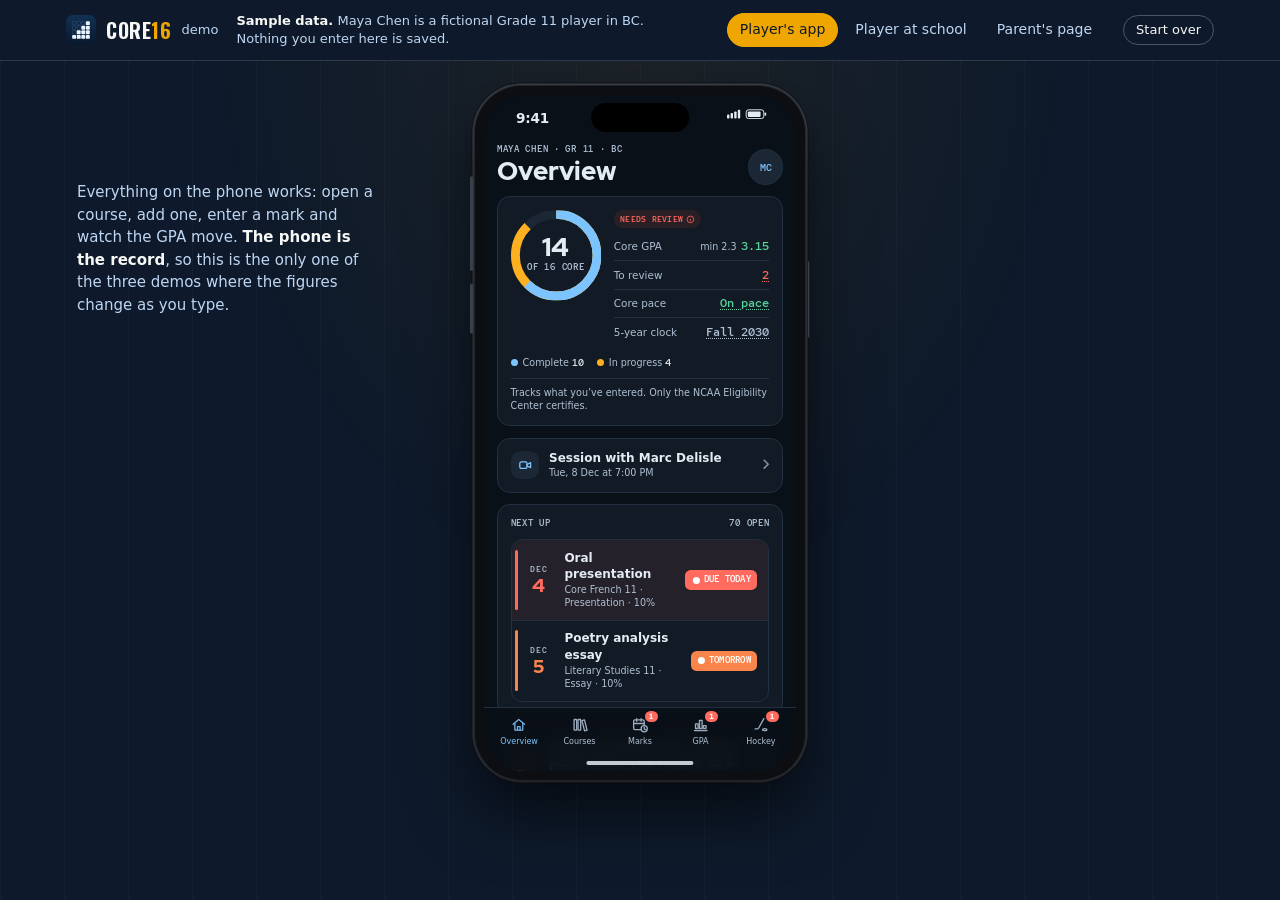
<file: demo/app/index.html>
<!doctype html>
<html lang="en">
<head>
<meta charset="utf-8">
<meta name="viewport" content="width=device-width, initial-scale=1, viewport-fit=cover">
<title>Core16 demo · Player's app</title>
<meta name="description" content="A clickable demo of the Core16 iPhone app: the 16 core courses, core GPA on the province's bands, due dates with urgency flags, where to focus, and hockey hours beside the homework. Sample data for a fictional Grade 11 student in BC.">
<link rel="icon" type="image/svg+xml" href="../../assets/mark.svg">
<link rel="stylesheet" href="../shared/demo.css?v=7">
<style>
/* The app's own dialect (ios/Core16/Views/Theme.swift), as CSS tokens. Dark is the default, as the
   homepage shows the phone; Profile > Appearance switches it, as the app does. */
@font-face{font-family:"Red Hat Display";font-weight:800;font-display:swap;src:url("../../assets/fonts/RedHatDisplay-ExtraBold.ttf") format("truetype")}
@font-face{font-family:"Red Hat Mono";font-weight:400 700;font-display:swap;src:url("../../assets/fonts/RedHatMono-Medium.ttf") format("truetype")}
:root{
  --ground:#0a1017; --surface:#121b25; --raised:#1b2734; --hairline:#223041; --ink:#7cc4ff; --on-ink:#0a1017; --accent:#7cc4ff;
  --amber:#ffb020; --amber-text:#ffb020; --good:#56d19a; --bad:#ff6b5e; --text:#e3ebf4; --text2:#afc0d3; --text3:#7f91a6;
  --u-tomorrow:#fa854c; --u-three:#f5c459; --u-five:#ede355; --u-week:#8cb8f2;
  --display:"Red Hat Display",system-ui,sans-serif; --mono:"Red Hat Mono",ui-monospace,Menlo,monospace; --body:-apple-system,BlinkMacSystemFont,"Segoe UI",system-ui,sans-serif;
  --site-ink:#0e1a2b; --site-line:rgba(191,214,242,.16);
  color-scheme:dark;
}
.phone[data-app-theme="light"]{
  --ground:#f2f5f9; --surface:#ffffff; --raised:#e9eff5; --hairline:#dce3eb; --ink:#1279c9; --on-ink:#ffffff; --accent:#0b6bb8;
  --amber:#f5a300; --amber-text:#855600; --good:#12744a; --bad:#c7382e; --text:#0e1a2b; --text2:#56697e; --text3:#8595a8;
  --u-tomorrow:#e35e21; --u-three:#80540a; --u-five:#735e00; --u-week:#3d73b8;
  color-scheme:light;
}
*{box-sizing:border-box}
html,body{margin:0;background:var(--site-ink)}
body{font-family:var(--body);color:#f7f7f5;-webkit-font-smoothing:antialiased;min-height:100vh}
body::after{content:"";position:fixed;inset:0;pointer-events:none;z-index:0;background:radial-gradient(ellipse at 50% 0%,rgba(240,166,0,.07) 0%,transparent 48%),repeating-linear-gradient(90deg,rgba(191,214,242,.035) 0,rgba(191,214,242,.035) 1px,transparent 1px,transparent 64px)}
.stage{position:relative;z-index:1;display:grid;grid-template-columns:minmax(0,1fr);justify-items:center;gap:18px;padding:24px 16px 32px}
.hint{color:#bfd6f2;font-size:14px;max-width:46em;text-align:center;line-height:1.5}
/* Beside the phone where there's room, so the phone gets the window's full height */
@media (min-width:900px){.stage{grid-template-columns:1fr 414px 1fr;align-items:start;gap:56px;padding:24px 16px}.hint{grid-column:1;justify-self:end;align-self:start;margin-top:96px;text-align:left;font-size:15px;max-width:300px}.phone{grid-column:2;justify-self:center}}
.hint b{color:#f7f7f5;font-weight:600}

/* The frame, as the homepage draws it */
.phone{width:min(100%,414px);min-width:0;max-width:100%;background:#0c0e12;border-radius:60px;padding:12px;box-shadow:0 40px 80px rgba(0,0,0,.6),0 0 0 2px #3b414b,0 0 0 3.5px #15181d,inset 0 0 0 1px #262b33;position:relative;font-family:var(--body);color:var(--text);font-size:15px;line-height:1.35}
.phone::before,.phone::after{content:"";position:absolute;width:3.5px;border-radius:2px;background:#3b414b;box-shadow:inset 0 0 0 1px #15181d}
.phone::before{left:-5.5px;top:170px;height:62px;box-shadow:0 78px 0 0 #3b414b,0 -56px 0 0 #3b414b;height:62px}
.phone::after{right:-5.5px;top:220px;height:96px}
.glass{background:var(--ground);border-radius:49px;overflow:hidden;position:relative;height:846px;display:flex;flex-direction:column}
/* The phone keeps iPhone proportions and shrinks as a whole to fit the window's height (app.js sets --fit) */
.phone{zoom:var(--fit,.8)}
.island{position:absolute;top:11px;left:50%;transform:translateX(-50%);width:122px;height:36px;border-radius:20px;background:#000;z-index:6}
.homebar{position:absolute;bottom:8px;left:50%;transform:translateX(-50%);width:134px;height:5px;border-radius:3px;background:var(--text);opacity:.85;z-index:7;pointer-events:none}
.statusbar{position:absolute;top:0;left:0;right:0;height:60px;z-index:5;pointer-events:none;background:linear-gradient(var(--ground) 0 40px,transparent);display:flex;justify-content:space-between;align-items:flex-start;padding:18px 36px 0 40px;font-size:17px;font-weight:600;letter-spacing:-.2px;color:var(--text)}
.statusbar svg{width:50px;height:12px;fill:var(--text)}
.screen{flex:1;overflow-y:auto;overflow-x:hidden;overscroll-behavior:contain;padding:62px 16px 104px;scrollbar-width:none}
.screen::-webkit-scrollbar{display:none}
@media (max-width:480px){
  .stage{padding:0;gap:0}.hint{display:none}
  .phone{width:100%;border-radius:0;padding:0;box-shadow:none}
  .glass{border-radius:0;height:calc(100dvh - 92px);min-height:0}.island,.statusbar,.homebar{display:none}.phone::before,.phone::after{display:none}.screen{padding-top:14px}
}

/* Type */
.eyebrow{font-family:var(--mono);font-size:11px;font-weight:500;letter-spacing:.9px;text-transform:uppercase;color:var(--text2)}
.eyebrow.strong{font-weight:600}
.display{font-family:var(--display);font-weight:800}
.mono{font-family:var(--mono);font-weight:500}
.code{font-family:var(--mono);font-weight:500;font-size:12px}
.secondary{color:var(--text2)}.tertiary{color:var(--text3)}
.caption{font-size:12px}.caption2{font-size:11px}.footnote{font-size:13px}.subhead{font-size:15px;font-weight:600}
.accent{color:var(--accent)}.good{color:var(--good)}.bad{color:var(--bad)}.ambertext{color:var(--amber-text)}
button{font:inherit;color:inherit;background:none;border:0;padding:0;margin:0;cursor:pointer;text-align:left}
button:focus-visible,a:focus-visible,input:focus-visible,select:focus-visible{outline:2px solid var(--accent);outline-offset:2px}
.dotted{text-decoration:underline dotted;text-decoration-thickness:1px;text-underline-offset:3px}

/* Header */
.hdr{display:flex;align-items:flex-end;justify-content:space-between;gap:12px;margin:0 0 14px}
.hdr .title{font-family:var(--display);font-weight:800;font-size:32px;line-height:1.05;margin-top:2px}
.hdr .eyebrow{display:block;overflow:hidden;white-space:nowrap;text-overflow:ellipsis;max-width:260px}
.plus{width:44px;height:44px;border-radius:14px;background:var(--raised);border:1px solid var(--hairline);display:grid;place-items:center;color:var(--accent);flex:none}
.plus svg{width:18px;height:18px;stroke:currentColor;stroke-width:2.2;stroke-linecap:round;fill:none}
.plus[disabled]{opacity:.4;cursor:default}
.initials{width:44px;height:44px;border-radius:50%;background:var(--raised);border:1px solid var(--hairline);display:grid;place-items:center;font-family:var(--mono);font-weight:600;font-size:13px;color:var(--accent);flex:none}
.initials.big{width:56px;height:56px;font-size:17px}
.navbar{display:grid;grid-template-columns:1fr auto 1fr;align-items:center;min-height:44px;margin:-8px -16px 8px;padding:0 12px;position:sticky;top:-48px;background:var(--ground);z-index:2}
.navbar .back{display:inline-flex;align-items:center;gap:4px;color:var(--accent);font-size:16px}
.navbar .back svg{width:12px;height:20px;stroke:currentColor;stroke-width:2.4;fill:none;stroke-linecap:round;stroke-linejoin:round}
.navbar .ttl{font-weight:600;font-size:17px;text-align:center}

/* Panels and lists */
.panel{background:var(--surface);border:1px solid var(--hairline);border-radius:16px;padding:16px;margin-bottom:14px}
.panel .head{display:flex;justify-content:space-between;align-items:baseline;gap:10px;margin-bottom:12px}
.card{background:var(--surface);border:1px solid var(--hairline);border-radius:16px;padding:14px 16px;margin-bottom:14px;display:flex;align-items:center;gap:12px;width:100%}
.card .icon{width:36px;height:36px;border-radius:12px;background:var(--raised);display:grid;place-items:center;color:var(--accent);flex:none}
.card .icon.amber{background:rgba(245,163,0,.16);color:var(--amber-text)}
.card .icon svg{width:18px;height:18px;fill:none;stroke:currentColor;stroke-width:1.8;stroke-linecap:round;stroke-linejoin:round}
.card .body{flex:1;min-width:0}
.card .body b{display:block;font-size:15px;font-weight:600}
.card .body span{display:block;font-size:12px;color:var(--text2);margin-top:2px}
.chev{width:8px;height:14px;flex:none;stroke:var(--text3);stroke-width:2;fill:none;stroke-linecap:round;stroke-linejoin:round}
.list{display:grid;gap:22px}
.sec{display:grid;gap:6px}
.sec-h{font-size:13px;color:var(--text2);padding:0 4px;text-transform:uppercase;letter-spacing:.02em}
.sec-h.plain{text-transform:none;letter-spacing:0}
.sec-f{font-size:12.5px;color:var(--text2);padding:0 4px;line-height:1.4}
.group{background:var(--surface);border:1px solid var(--hairline);border-radius:14px;overflow:hidden}
.cell{display:flex;align-items:center;gap:12px;padding:12px 14px;min-height:46px;border-top:1px solid var(--hairline);width:100%;color:inherit;text-align:left}
.cell:first-child{border-top:0}
.cell .lead{width:56px;flex:none;font-family:var(--mono);font-weight:500;font-size:12px;color:var(--text2)}
.cell .main{flex:1;min-width:0}
.cell .main b{font-weight:600;font-size:15px;display:block}
.cell .main .sub{display:flex;flex-wrap:wrap;align-items:center;gap:6px;margin-top:3px;font-size:12px;color:var(--text2)}
.cell .side{flex:none;display:grid;justify-items:end;gap:2px;text-align:right}
.cell.plain{display:block}
.cell.pad{padding:14px}
.cell.stripe{position:relative}
.cell .ustripe{position:absolute;left:4px;top:12px;bottom:12px;width:4px;border-radius:2px}
.tick{width:14px;height:14px;flex:none;color:var(--good);display:inline-grid;cursor:pointer}
.chip[role=button]{cursor:pointer}
.tick svg{width:14px;height:14px;fill:none;stroke:currentColor;stroke-width:2.2;stroke-linecap:round;stroke-linejoin:round}
.tick.outline svg circle{fill:none}
.tick.solid svg circle{fill:currentColor}.tick.solid svg path{stroke:var(--surface)}
.datebox{width:40px;flex:none;text-align:center}
.datebox .m,.datebox .d{display:block}
.datebox .m{font-family:var(--mono);font-weight:600;font-size:10px;letter-spacing:.9px;text-transform:uppercase;color:var(--text2)}
.datebox .d{font-family:var(--display);font-weight:800;font-size:24px;line-height:1.1}
.divider{height:1px;background:var(--hairline);margin:10px 0}
.empty{padding:12px 14px;color:var(--text2);font-size:14px}

/* Chips and flags */
.chip{display:inline-flex;align-items:center;gap:4px;padding:4px 8px;border-radius:999px;font-family:var(--mono);font-size:10.5px;font-weight:600;letter-spacing:.3px;text-transform:uppercase;background:var(--raised);color:var(--text2);white-space:nowrap}
.chip.core{color:var(--text)}
.chip.now{color:var(--amber-text);background:rgba(245,163,0,.16)}
.chip.good{color:var(--good);background:rgba(18,116,74,.16)}
.chip.bad{color:var(--bad);background:rgba(199,56,46,.14)}
.chip svg{width:11px;height:11px;fill:none;stroke:currentColor;stroke-width:1.8}
.flag{display:inline-flex;align-items:center;gap:4px;padding:5px 8px;border-radius:7px;font-family:var(--mono);font-size:11px;font-weight:700;letter-spacing:.3px;text-transform:uppercase;white-space:nowrap}
.flag svg{width:11px;height:11px;fill:currentColor}
.flag.overdue,.flag.today{background:var(--bad);color:#fff}
.flag.tomorrow{background:var(--u-tomorrow);color:#fff}
.flag.three{background:rgba(245,163,0,.18);color:var(--u-three)}
.flag.five{background:rgba(204,168,13,.18);color:var(--u-five)}
.flag.week{background:rgba(61,115,184,.18);color:var(--u-week)}
.ucol-overdue,.ucol-today{color:var(--bad)}.ucol-tomorrow{color:var(--u-tomorrow)}.ucol-three{color:var(--u-three)}.ucol-five{color:var(--u-five)}.ucol-week{color:var(--u-week)}.ucol-later{color:var(--text3)}
.ubg-overdue,.ubg-today{background:var(--bad)}.ubg-tomorrow{background:var(--u-tomorrow)}.ubg-three{background:var(--amber)}.ubg-five{background:#cca80d}.ubg-week{background:#3d73b8}.ubg-later{background:var(--text3)}

/* Overview */
.stand{display:grid;grid-template-columns:113px 1fr;gap:16px;align-items:start}
.ring{width:113px;height:113px;position:relative}
.ring svg{width:113px;height:113px;transform:rotate(-90deg)}
.ring circle{fill:none;stroke-width:11}
.ring .track{stroke:var(--raised)}.ring .now{stroke:var(--amber)}.ring .done{stroke:var(--ink)}
.ring .centre{position:absolute;inset:0;display:grid;place-content:center;text-align:center;gap:2px}
.ring .centre b{font-family:var(--display);font-weight:800;font-size:32px;line-height:1}
.rows{display:grid}
.rows .r{display:flex;justify-content:space-between;align-items:center;gap:10px;padding:7px 0;border-top:1px solid var(--hairline)}
.rows .r:first-of-type{border-top:0}
.rows .r .l{font-size:13px;color:var(--text2)}
.rows .r .v{font-family:var(--mono);font-weight:600;font-size:15px}
.rows .r .v small{font-family:var(--body);font-weight:400;font-size:12px;color:var(--text2);margin-right:6px}
.rows .r.tap .v{cursor:pointer}
.key{display:flex;gap:16px;margin-top:12px;font-size:12px;color:var(--text2);align-items:center}
.key i{width:9px;height:9px;border-radius:50%;display:inline-block;margin-right:6px}
.key b{font-family:var(--mono);font-weight:600;font-size:13px;color:var(--text);margin-left:4px}
.tiles{display:grid;grid-template-columns:repeat(2,minmax(0,1fr));gap:8px}
.tile{background:var(--raised);border-radius:12px;padding:10px;min-height:40px;text-align:left;width:100%;min-width:0}
.tile .c,.tile .v{display:block}
.tile .c{font-family:var(--mono);font-weight:500;font-size:10.5px;color:var(--accent);white-space:nowrap;overflow:hidden;text-overflow:ellipsis}
.tile .v{font-family:var(--mono);font-weight:600;font-size:15px;margin-top:2px}
.standing-chip{margin-bottom:6px}

/* Core boxes */
.slots-grid{display:grid;grid-template-columns:repeat(2,minmax(0,1fr));gap:12px 16px}
.slotcell{text-align:left;width:100%}
.slotcell .lab{display:flex;align-items:baseline;gap:6px;font-size:13px;color:var(--text2);margin-bottom:6px}
.slotcell .lab .n{font-family:var(--mono);font-size:11px;letter-spacing:.5px}
.boxes{display:flex;gap:5px}
.box{width:30px;height:30px;border-radius:8px;position:relative;overflow:hidden;border:1.5px solid transparent;flex:none}
.box .f{position:absolute;top:0;bottom:0}
.box .f.done{background:var(--ink)}.box .f.now{background:rgba(245,163,0,.3)}.box .f.later{background:rgba(128,145,166,.3)}
.box.b-done{border-color:var(--ink)}.box.b-now{border-color:var(--amber)}.box.b-later{border-color:rgba(128,145,166,.5)}
.box.b-empty{border:1.5px dashed rgba(128,145,166,.45)}
.box.full{border-color:var(--ink)}
.box.full svg{position:absolute;inset:0;margin:auto;width:14px;height:14px;fill:none;stroke:var(--on-ink);stroke-width:3;stroke-linecap:round;stroke-linejoin:round}
.legend{display:flex;gap:14px;flex-wrap:wrap;font-size:12px;color:var(--text2);margin-top:12px}
.legend i{width:10px;height:10px;border-radius:3px;display:inline-block;margin-right:5px;vertical-align:-1px}
.rule-row{display:flex;justify-content:space-between;align-items:center;gap:12px}
.rule-row .t{font-size:15px;display:flex;align-items:center;gap:6px}
.rule-row .t button{color:var(--accent);display:inline-grid}
.rule-row .t svg{width:15px;height:15px;fill:none;stroke:currentColor;stroke-width:1.6}
.rule-row .c{font-size:12px;color:var(--text2);margin-top:2px}
.swatch{width:14px;height:14px;border-radius:4px;flex:none}
.swatch.done{background:var(--ink)}.swatch.now{background:var(--amber)}.swatch.later{background:rgba(128,145,166,.5)}.swatch.empty{border:1.5px dashed rgba(128,145,166,.6)}

/* Marks */
.strip{display:flex;gap:6px;margin:0 0 4px}
.strip button{flex:1;min-height:66px;border-radius:13px;background:var(--surface);border:1px solid var(--hairline);display:grid;justify-items:center;align-content:center;gap:3px;padding:6px 0}
.strip button.sel{background:var(--raised);border-color:var(--accent)}
.strip .dw{font-family:var(--mono);font-size:10px;font-weight:500;letter-spacing:.8px;text-transform:uppercase;color:var(--text2)}
.strip .dw.today{color:var(--accent)}
.strip .dn{font-family:var(--display);font-weight:800;font-size:18px}
.strip .dot{width:6px;height:6px;border-radius:50%}
.filters{display:flex;gap:8px;overflow-x:auto;scrollbar-width:none;padding:2px 0;margin:0 -16px;padding-inline:16px}
.filters::-webkit-scrollbar{display:none}
.filters button{flex:none;padding:6px 12px;border-radius:999px;background:var(--surface);border:1px solid var(--hairline);font-size:13px;font-weight:500;white-space:nowrap}
.filters button.sel{background:var(--ink);color:var(--on-ink);border-color:var(--ink)}
.collapse{display:flex;align-items:center;gap:8px;width:100%;padding:0 4px;font-size:13px;color:var(--text2);text-transform:uppercase;letter-spacing:.02em}
.collapse .n{color:var(--text3);text-transform:none}
.collapse svg{width:8px;height:12px;stroke:var(--text3);stroke-width:2;fill:none;transition:transform .2s}
.collapse.open svg{transform:rotate(90deg)}
.cell.urgent{background:color-mix(in srgb,var(--surface) 92%,var(--ucol) 8%)}

/* GPA */
.gpabig{display:flex;align-items:flex-end;gap:12px}
.gpabig b{font-family:var(--display);font-weight:800;font-size:52px;line-height:1}
.gpabig .sub{font-size:13px;color:var(--text2);line-height:1.3;padding-bottom:6px}
.gpabig .chip{margin-left:auto;align-self:center}
.scale{position:relative;height:12px;background:var(--raised);border-radius:6px;margin:14px 0 4px}
.scale .fill{position:absolute;left:0;top:0;bottom:0;background:var(--ink);border-radius:6px}
.scale .min{position:absolute;top:-5px;width:3px;height:22px;background:var(--amber);border-radius:2px;transform:translateX(-50%)}
.scale-labels{display:flex;justify-content:space-between;font-family:var(--mono);font-size:9px;color:var(--text2)}
.cliffbar{position:relative;height:10px;background:var(--raised);border-radius:5px;margin:10px 0 4px}
.cliffbar .fill{position:absolute;left:0;top:0;bottom:0;background:var(--amber);border-radius:5px}
.cliffbar .mark{position:absolute;top:-4px;width:2px;height:18px;background:var(--good);transform:translateX(-50%)}
.cliff-labels{display:flex;justify-content:space-between;font-family:var(--mono);font-size:10px;color:var(--text2)}
.cliff-labels b{color:var(--good);font-weight:600}

/* Hockey */
.stats{display:flex;gap:8px}
.stat{flex:1;background:var(--raised);border-radius:12px;padding:10px;min-width:0}
.stat .l{font-family:var(--mono);font-size:10px;font-weight:500;letter-spacing:.8px;text-transform:uppercase;color:var(--text2)}
.stat .v{font-family:var(--display);font-weight:800;font-size:24px;line-height:1.1;margin-top:4px}
.stat .v small{font-family:var(--mono);font-weight:500;font-size:12px;color:var(--text2);margin-left:3px}
.stat .n{font-size:11px;color:var(--text2);min-height:14px;margin-top:2px}
.chart{display:flex;gap:6px;align-items:flex-end;margin-top:14px}
.col{flex:1;display:grid;justify-items:center;gap:4px;min-width:0}
.col .hl{font-family:var(--mono);font-size:9.5px;font-weight:500;color:var(--text2);min-height:12px}
.col .bar{width:100%;height:72px;display:flex;flex-direction:column;justify-content:flex-end}
.col .bar i{display:block;width:100%}
.col .bar .up{background:var(--amber);border-radius:4px 4px 0 0}
.col .bar .pl{background:var(--ink);border-radius:0 0 4px 4px}
.col .bar .up:last-child{border-radius:4px}.col .bar .pl:first-child{border-radius:4px}
.col .bar .z{height:2px;border-radius:1px;background:var(--hairline)}
.col .bl{font-family:var(--mono);font-size:9.5px;color:var(--text2);white-space:nowrap}
.col .bl.now{font-weight:700;color:var(--accent)}
.ckey{display:flex;gap:14px;align-items:center;font-size:12px;color:var(--text2);margin-top:10px}
.ckey i{width:8px;height:8px;border-radius:50%;display:inline-block;margin-right:5px}
.ckey .r{margin-left:auto;font-size:11px}
.showmore{padding:12px 14px;color:var(--accent);font-size:14px;width:100%;border-top:1px solid var(--hairline)}

/* Tab bar */
.tabs{position:absolute;left:0;right:0;bottom:0;display:flex;justify-content:space-around;padding:10px 6px 30px;background:color-mix(in srgb,var(--ground) 92%,transparent);border-top:1px solid var(--hairline);backdrop-filter:blur(8px);-webkit-backdrop-filter:blur(8px);z-index:4}
.tabs button{font-size:10px;color:var(--text2);display:grid;justify-items:center;gap:4px;position:relative;width:60px}
.tabs button svg{width:22px;height:22px;fill:none;stroke:currentColor;stroke-width:1.5;stroke-linecap:round;stroke-linejoin:round;opacity:.9}
.tabs button.on{color:var(--accent)}
.tabs button .n{position:absolute;top:-6px;right:8px;background:var(--bad);color:#fff;font-size:9px;font-weight:700;border-radius:999px;padding:0 5px;line-height:14px;min-width:14px;text-align:center}
@media (max-width:480px){.tabs{padding-bottom:max(12px,env(safe-area-inset-bottom))}}

/* Sheets and alerts */
.overlay{position:absolute;inset:0;background:rgba(0,0,0,.45);z-index:10;display:flex;flex-direction:column;justify-content:flex-end}
.sheet{background:var(--ground);border-radius:16px 16px 0 0;max-height:94%;display:flex;flex-direction:column;animation:up .25s ease-out}
.sheet.medium{max-height:60%}
@keyframes up{from{transform:translateY(40px)}}
.grab{width:36px;height:5px;border-radius:3px;background:var(--text3);margin:7px auto 2px;opacity:.6}
.sh-nav{display:grid;grid-template-columns:1fr auto 1fr;align-items:center;min-height:44px;padding:0 16px}
.sh-nav .ttl{font-weight:600;font-size:17px;text-align:center}
.sh-nav button{color:var(--accent);font-size:16px}
.sh-nav .r{text-align:right}.sh-nav .r button{font-weight:600}
.sh-nav .eyebrow{text-align:right}
.sh-top{padding:0 16px 10px;display:grid;gap:10px}
.sh-body{flex:1;overflow-y:auto;padding:4px 16px 16px;display:grid;gap:12px;align-content:start;scrollbar-width:none}
.sh-body::-webkit-scrollbar{display:none}
.sh-foot{border-top:1px solid var(--hairline);background:var(--surface);padding:12px 16px;display:grid;gap:10px}
.seg{display:flex;background:var(--raised);border-radius:14px;padding:4px;gap:2px}
.seg button{flex:1;min-height:40px;border-radius:10px;text-align:center;font-size:15px;font-weight:600;color:var(--text2)}
.seg button.sel{background:var(--surface);border:1px solid var(--hairline);color:var(--text)}
.seg button[disabled]{opacity:.5;cursor:default}
.seg.small button{min-height:32px;font-size:13px}
.search{display:flex;align-items:center;gap:8px;background:var(--surface);border:1px solid var(--hairline);border-radius:14px;min-height:46px;padding:0 12px}
.search svg{width:16px;height:16px;fill:none;stroke:var(--text2);stroke-width:2;stroke-linecap:round}
.search input{flex:1;min-width:0;background:none;border:0;color:var(--text);font:inherit;font-size:16px;outline:none}
.search input::placeholder{color:var(--text3)}
.search .clear{color:var(--text3);display:none}.search.has .clear{display:block}
.pcard{background:var(--surface);border:1px solid var(--hairline);border-radius:16px;padding:12px 16px}
.pcard .ph{display:flex;justify-content:space-between;align-items:center;gap:8px;margin-bottom:4px}
.prow{display:flex;align-items:center;gap:10px;min-height:44px;border-top:1px solid var(--hairline);width:100%;color:inherit}
.prow:first-of-type{border-top:0}
.prow .lead{width:56px;flex:none;font-family:var(--mono);font-weight:500;font-size:12px;color:var(--accent)}
.prow .main{flex:1;min-width:0}
.prow .main .cap{font-size:12px;color:var(--text2)}
.prow .main .cap.bad{color:var(--bad)}
.prow .radio{width:22px;height:22px;border-radius:50%;border:1.5px solid rgba(128,145,166,.45);flex:none;display:grid;place-items:center}
.prow.sel .radio{background:var(--ink);border-color:var(--ink)}
.prow.sel .radio svg{width:12px;height:12px;fill:none;stroke:var(--on-ink);stroke-width:2.6;stroke-linecap:round;stroke-linejoin:round}
.prow.dim{opacity:.6;cursor:default}
.prow .on{font-size:12px;color:var(--text2);flex:none}
.pnote{font-size:12px;color:var(--text2);padding:0 4px;line-height:1.4}
.linkbtn{display:flex;align-items:center;gap:8px;color:var(--accent);font-size:15px;min-height:44px}
.linkbtn svg{width:16px;height:16px;fill:none;stroke:currentColor;stroke-width:1.8;stroke-linecap:round;stroke-linejoin:round}
.pending{display:flex;align-items:center;gap:10px;min-height:22px}
.pending .nm{flex:1;min-width:0;font-weight:600;white-space:nowrap;overflow:hidden;text-overflow:ellipsis}
.pending .det{font-size:12px;color:var(--text2);white-space:nowrap}
.err{color:var(--bad);font-size:12px}
.field{display:flex;align-items:center;justify-content:space-between;gap:10px;background:var(--raised);border-radius:12px;min-height:44px;padding:0 12px;font-size:15px}
.field input,.field select{background:none;border:0;color:var(--text);font:inherit;font-size:16px;text-align:right;min-width:0;outline:none}
.field input{width:120px}
.field select{appearance:none;-webkit-appearance:none;padding-right:16px;background:url("data:image/svg+xml,%3Csvg xmlns='http://www.w3.org/2000/svg' width='10' height='6' viewBox='0 0 10 6'%3E%3Cpath d='M1 1l4 4 4-4' fill='none' stroke='%23afc0d3' stroke-width='1.6'/%3E%3C/svg%3E") no-repeat right center;color:var(--text2);cursor:pointer}
.field.wide input{text-align:left;flex:1;width:auto}
.form .group .field{background:none;border-radius:0;border-top:1px solid var(--hairline);min-height:46px;padding:0 14px}
.form .group .field:first-child{border-top:0}
.form .group .field .lab{color:var(--text)}
.form .group .field .val{color:var(--text2);text-align:right;font-size:15px}
.form .group .field input::placeholder{color:var(--text3)}
.toggle{width:51px;height:31px;border-radius:16px;background:var(--raised);position:relative;flex:none;transition:background .2s;border:1px solid var(--hairline)}
.toggle::after{content:"";position:absolute;top:2px;left:2px;width:25px;height:25px;border-radius:50%;background:#fff;box-shadow:0 2px 4px rgba(0,0,0,.3);transition:left .2s}
.toggle.on{background:var(--good);border-color:var(--good)}.toggle.on::after{left:22px}
.stepper{display:flex;align-items:center;gap:0;background:var(--surface);border:1px solid var(--hairline);border-radius:8px}
.stepper button{width:34px;height:30px;display:grid;place-items:center;font-size:18px;color:var(--text)}
.stepper button+button{border-left:1px solid var(--hairline)}
.primary{display:block;width:100%;min-height:50px;border-radius:14px;background:var(--ink);color:var(--on-ink);font-size:17px;font-weight:600;text-align:center;white-space:nowrap;overflow:hidden;text-overflow:ellipsis;padding:0 16px}
.destructive{color:var(--bad)}
.alert-wrap{position:absolute;inset:0;background:rgba(0,0,0,.4);z-index:20;display:grid;place-items:center;padding:24px}
.alert{width:270px;background:var(--raised);border-radius:14px;overflow:hidden;text-align:center;animation:pop .18s ease-out}
@keyframes pop{from{transform:scale(1.08);opacity:0}}
.alert .at{padding:18px 16px 4px;font-weight:600;font-size:17px}
.alert .am{padding:0 16px 16px;font-size:13px;color:var(--text2);white-space:pre-line;text-align:center;max-height:50vh;overflow:auto}
.alert .ab{display:flex;border-top:1px solid var(--hairline)}
.alert .ab.stack{flex-direction:column}
.alert .ab button{flex:1;min-height:44px;text-align:center;color:var(--accent);font-size:17px}
.alert .ab button+button{border-left:1px solid var(--hairline)}
.alert .ab.stack button+button{border-left:0;border-top:1px solid var(--hairline)}
.alert .ab button.b{font-weight:600}.alert .ab button.d{color:var(--bad)}
.callout{display:flex;gap:10px;padding:12px 14px;background:rgba(245,163,0,.12);border-radius:12px;font-size:12.5px}
.callout svg{width:16px;height:16px;flex:none;fill:var(--amber)}
.callout b{display:block;font-size:13.5px;margin-bottom:2px;color:var(--text)}
.flash{animation:flash 2s ease-out}
@keyframes flash{0%,60%{background:rgba(199,56,46,.14)}100%{background:transparent}}
.visually-hidden{position:absolute;width:1px;height:1px;overflow:hidden;clip:rect(0 0 0 0);white-space:nowrap}
</style>
</head>
<body>
<div class="demo-bar"><div class="in">
  <a class="home" href="../../"><img src="../../assets/mark.svg" alt=""><b>CORE<span>16</span></b><small>demo</small></a>
  <nav aria-label="Demos"><a href="./" aria-current="page">Player's app</a><a href="../today/">Player at school</a><a href="../parent/">Parent's page</a></nav>
  <p class="note"><b>Sample data.</b> Maya Chen is a fictional Grade 11 player in BC. Nothing you enter here is saved.</p>
  <button class="reset" type="button" id="reset">Start over</button>
</div></div>
<div class="stage">
  <p class="hint">Everything on the phone works: open a course, add one, enter a mark and watch the GPA move. <b>The phone is the record</b>, so this is the only one of the three demos where the figures change as you type.</p>
  <div class="phone" id="phone" data-app-theme="dark">
    <div class="glass" id="glass"><div class="statusbar" aria-hidden="true"><span>9:41</span><svg viewBox="0 0 50 12"><rect x="0" y="7" width="3" height="5" rx="1"/><rect x="4.5" y="5" width="3" height="7" rx="1"/><rect x="9" y="3" width="3" height="9" rx="1"/><rect x="13.5" y="1" width="3" height="11" rx="1"/><rect x="24" y="1" width="22" height="11" rx="3" fill="none" stroke="currentColor" stroke-width="1.2"/><rect x="26" y="3" width="16" height="7" rx="1.5"/><rect x="47" y="4.5" width="2" height="4" rx="1"/></svg></div><div class="island"></div><div class="screen" id="screen"></div><div class="tabs" id="tabs"></div><div class="homebar"></div></div>
  </div>
</div>
<script src="../shared/bc-courses.js"></script>
<script src="../shared/core16-demo.js"></script>
<script src="app.js"></script>
</body>
</html>
</file>
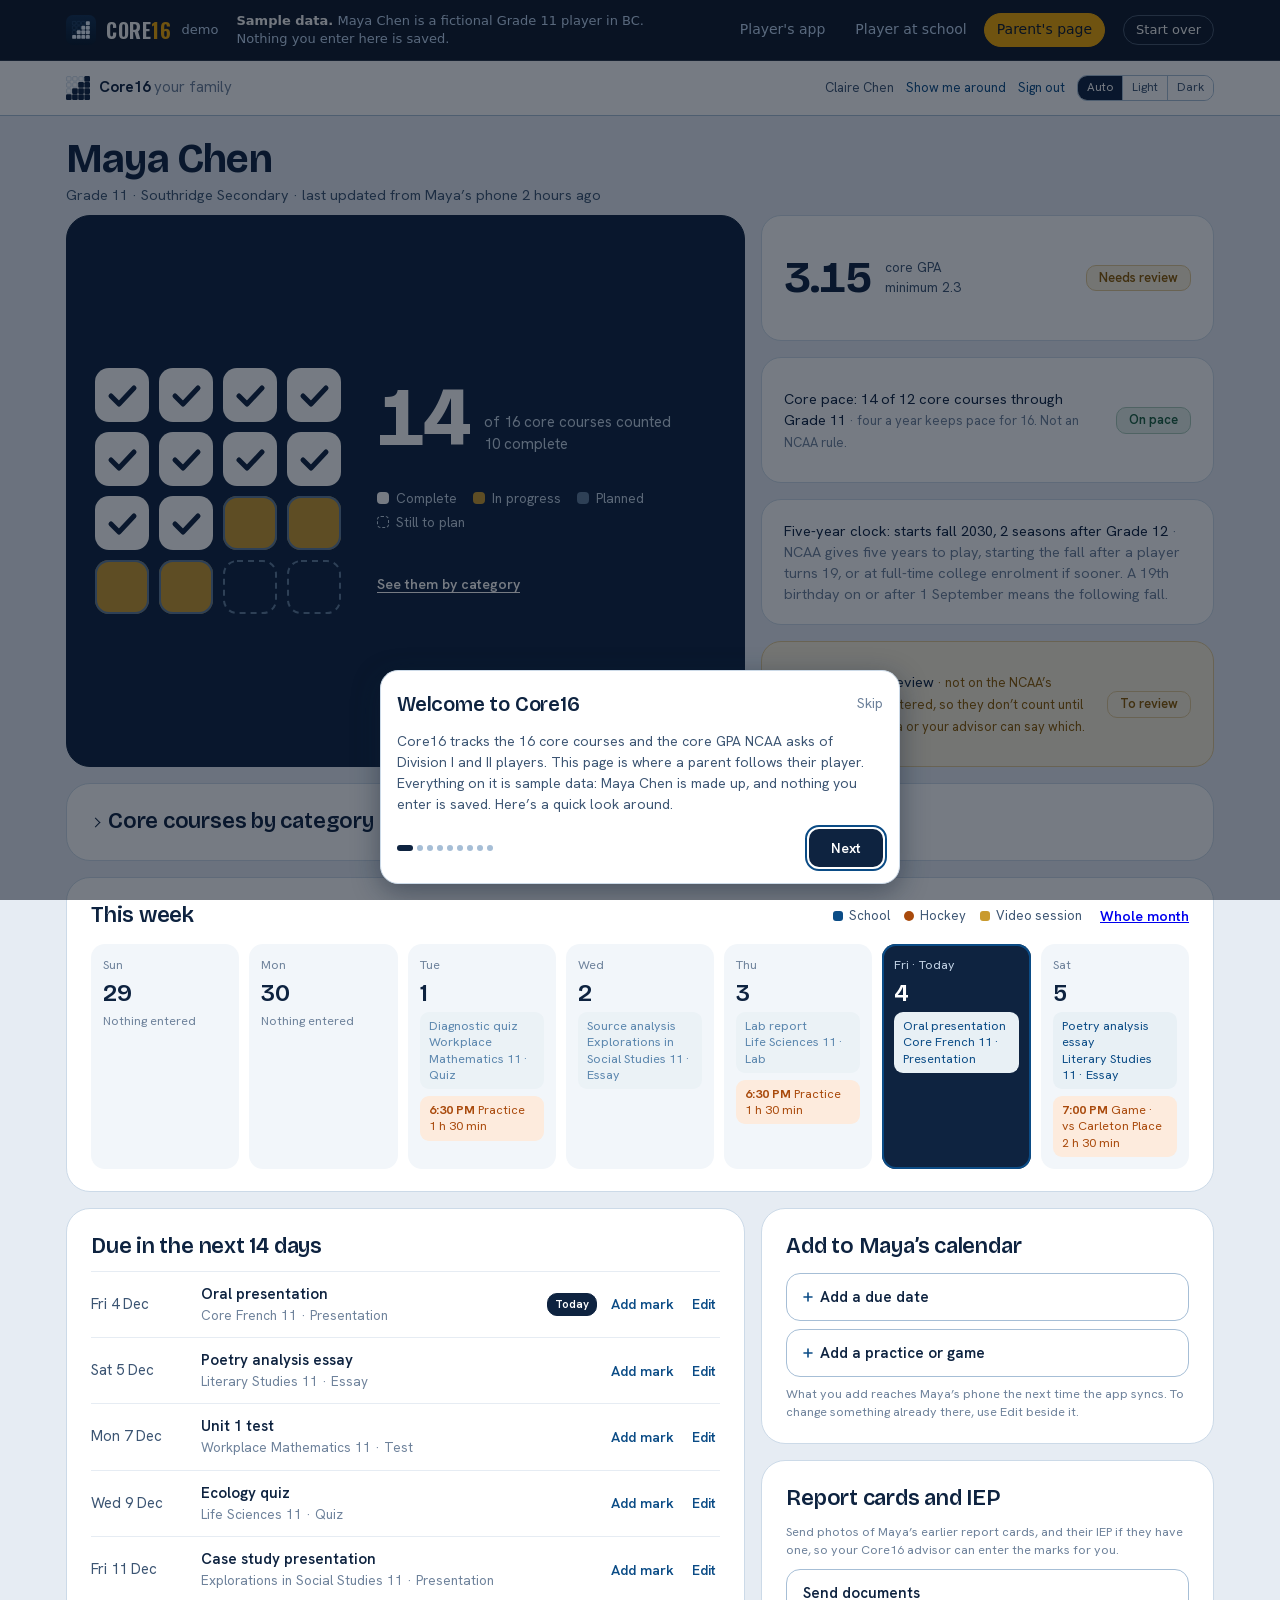
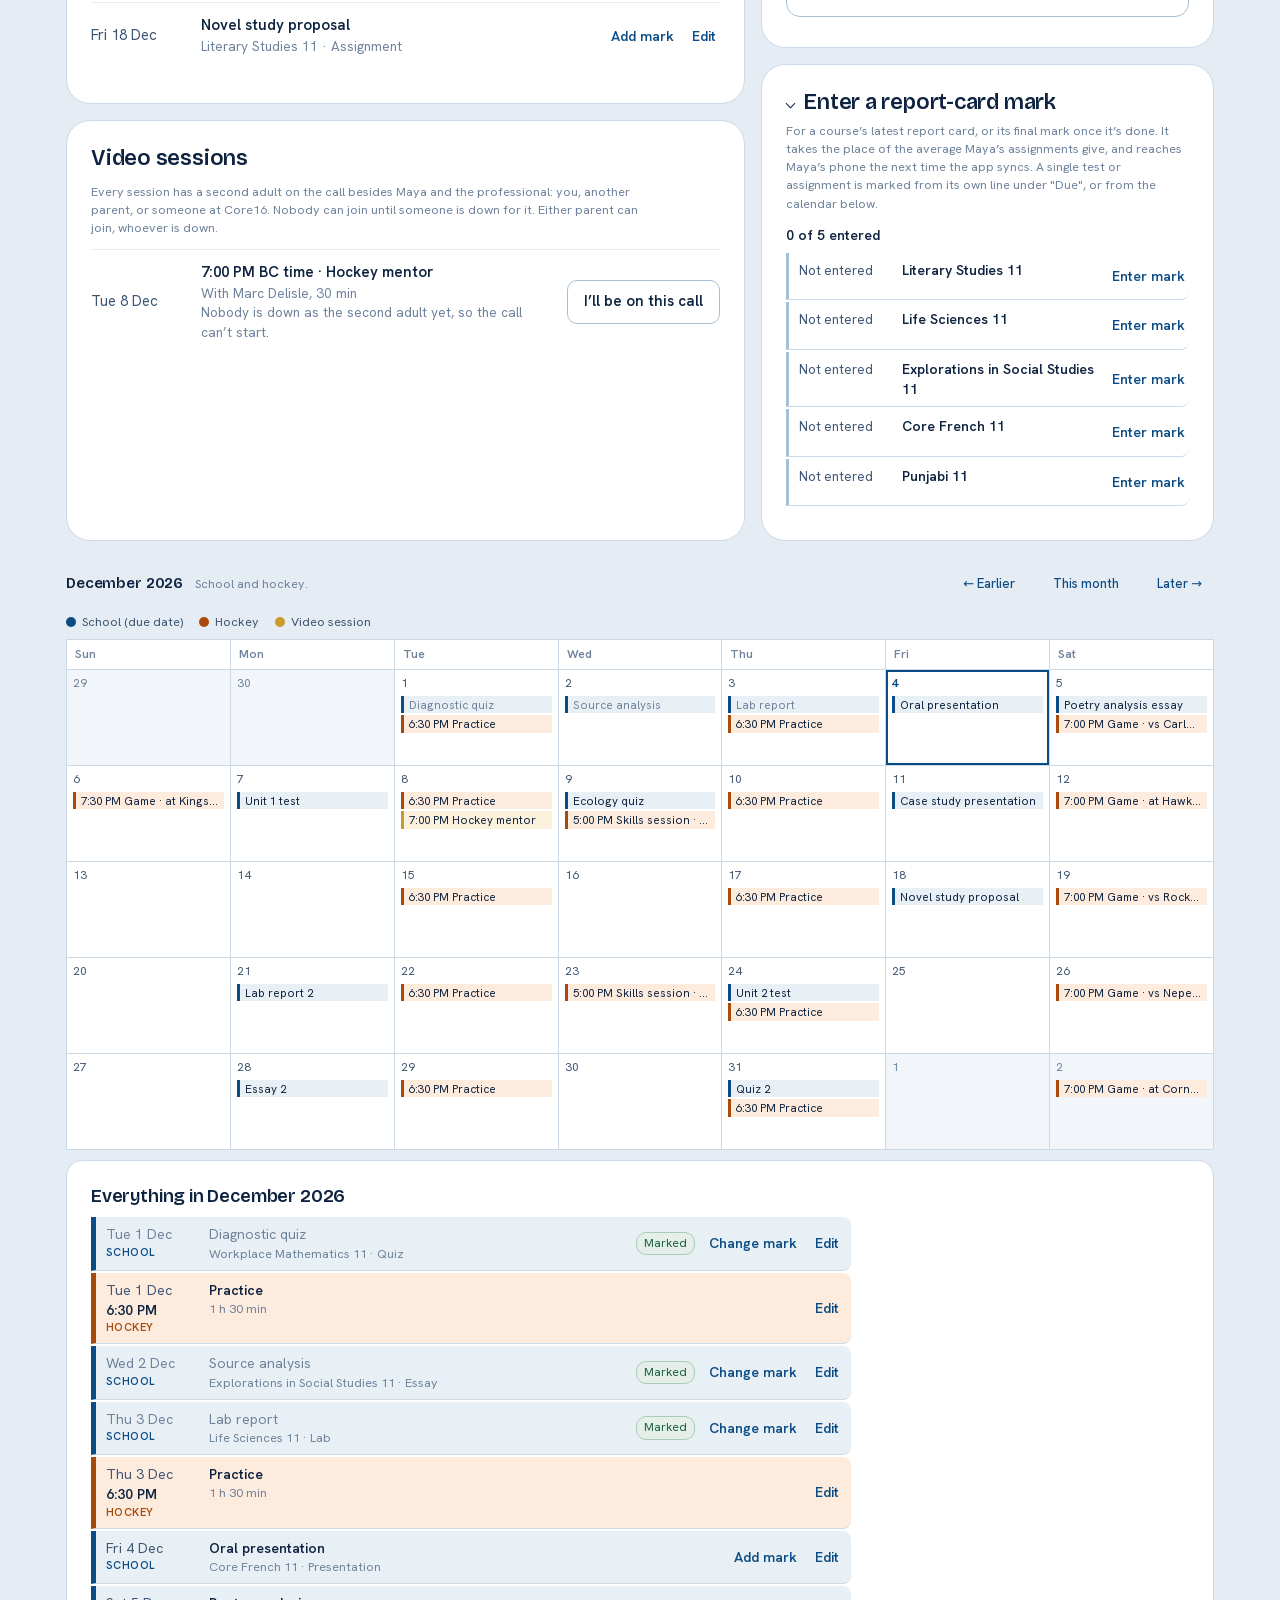
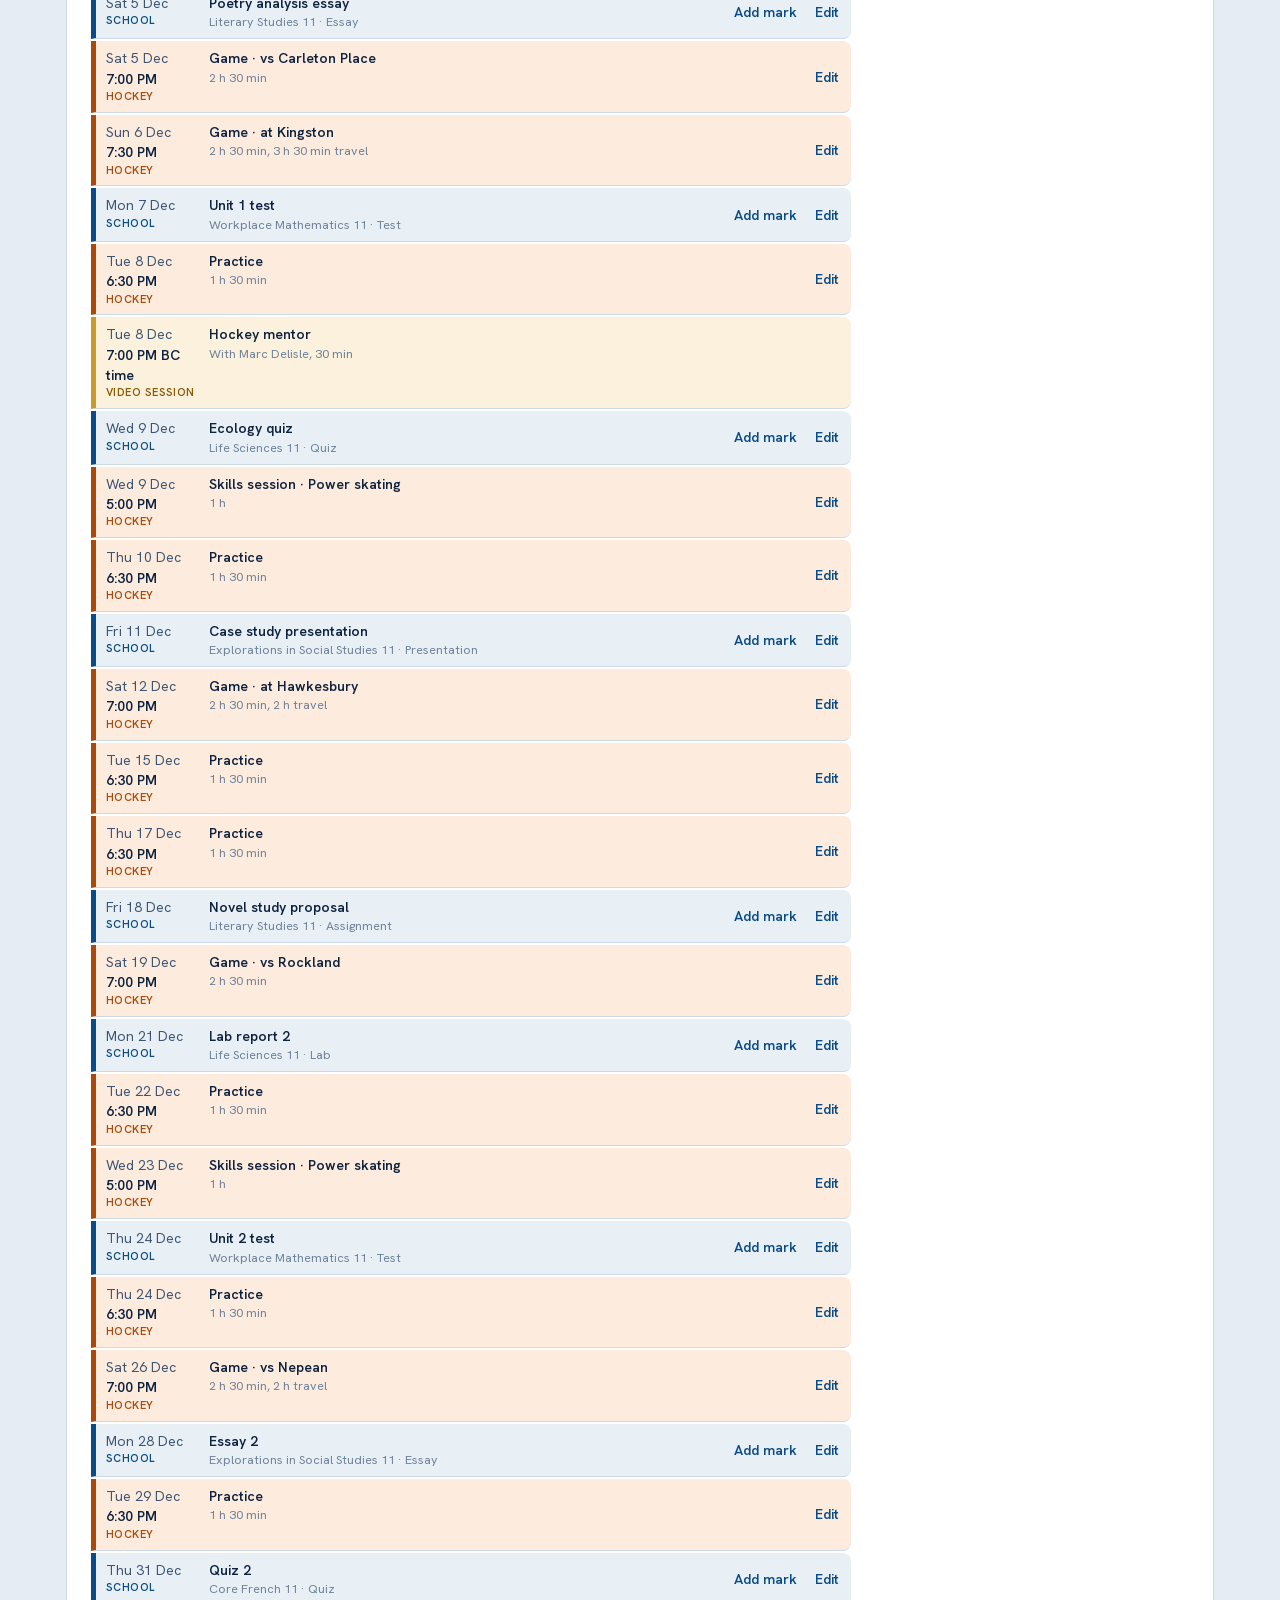
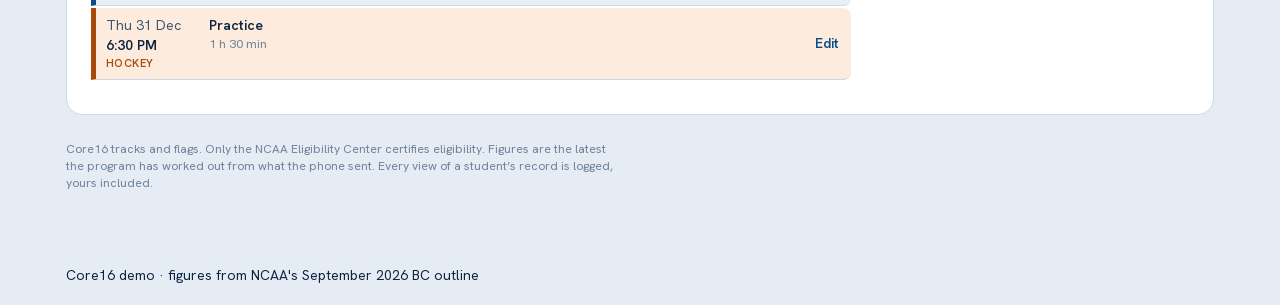
<file: demo/parent/index.html>
<!doctype html>
<html lang="en">
<head>
<meta charset="utf-8">
<meta name="viewport" content="width=device-width, initial-scale=1">
<title>Core16 demo · Parent's page</title>
<meta name="description" content="A clickable demo of a parent's Core16 page: their child's 16 core courses, core GPA, what's due, hockey and school on one calendar, and a seat on every video session. Sample data for a fictional Grade 11 student in BC.">
<link rel="icon" type="image/svg+xml" href="../../assets/mark.svg">
<script>(function(){try{var t=localStorage.getItem('core16-demo-theme');if(t==='light'||t==='dark')document.documentElement.setAttribute('data-theme',t);}catch(e){}})();</script>
<link rel="stylesheet" href="../shared/demo.css?v=7">
<link rel="stylesheet" href="../shared/portal-demo.css?v=8">
<link rel="stylesheet" href="../shared/demo-tour.css?v=1">
<style>
/* Demo-only additions; the portal's own rules are in portal-demo.css. */
/* The homepage's width and gutters, so the strip, the top bar and the page line up with core16.ca */
.wrap, .topbar-in { max-width: 1180px; }
.wrap { padding-inline: 16px; }
.hidden { display: none !important; }
main.wrap > :first-child { margin-top: 22px; }
.edit-fields { display: grid; grid-template-columns: repeat(2, minmax(0, 1fr)); gap: 14px 16px; }
.edit-field { display: grid; gap: 4px; align-content: start; font-size: 12.5px; color: var(--ink2); font-weight: 500; }
.edit-field.wide { grid-column: 1 / -1; }
.edit-field input, .edit-field select { width: 100%; height: 38px; box-sizing: border-box; font: inherit; color: var(--ink); padding: 7px 9px; border: 1px solid var(--rule2); border-radius: var(--radius-s); background: var(--surface); }
.edit-field .opt { font-weight: 400; color: var(--ink3); }
.staff-form { gap: 16px; }
.field-note { margin: 0; align-self: end; font-size: 12px; color: var(--ink3); line-height: 1.4; }
@media (max-width: 520px) { .edit-fields { grid-template-columns: 1fr; } }
.sec.child { margin-top: 24px; }
.sechead h2 { font-family: var(--display); }
.call-actions button { cursor: pointer; }
.docs-form { display: grid; gap: 12px; max-width: 520px; }
.docs-form .drop { border: 2px dashed var(--rule2); border-radius: var(--radius); padding: 28px; text-align: center; color: var(--ink3); }
.week-days a.ev, .cal a.ev { cursor: pointer; }
.agenda .chip.ok { font-size: 12px; }
.cal-wrap .cal td.today .date { color: var(--blue); }
.pagehead { margin-top: 20px; }
</style>
</head>
<body>
<div class="demo-bar"><div class="in">
  <a class="home" href="../../"><img src="../../assets/mark.svg" alt=""><b>CORE<span>16</span></b><small>demo</small></a>
  <nav aria-label="Demos"><a href="../app/">Player's app</a><a href="../today/">Player at school</a><a href="./" aria-current="page">Parent's page</a></nav>
  <p class="note"><b>Sample data.</b> Maya Chen is a fictional Grade 11 player in BC. Nothing you enter here is saved.</p>
  <button class="reset" type="button" id="reset">Start over</button>
</div></div>

<header class="topbar"><div class="topbar-in">
  <div class="brand">
    <svg viewBox="0 0 608 608" xmlns="http://www.w3.org/2000/svg" aria-hidden="true"><rect x="16.0" y="16.0" width="112" height="112" rx="22" fill="none" stroke="#A6BED6" stroke-width="14"/><rect x="170.7" y="16.0" width="112" height="112" rx="22" fill="none" stroke="#A6BED6" stroke-width="14"/><rect x="325.3" y="16.0" width="112" height="112" rx="22" fill="none" stroke="#A6BED6" stroke-width="14"/><rect x="464.0" y="0.0" width="144" height="144" rx="30" fill="currentColor"/><rect x="16.0" y="170.7" width="112" height="112" rx="22" fill="none" stroke="#A6BED6" stroke-width="14"/><rect x="170.7" y="170.7" width="112" height="112" rx="22" fill="none" stroke="#A6BED6" stroke-width="14"/><rect x="309.3" y="154.7" width="144" height="144" rx="30" fill="currentColor"/><rect x="464.0" y="154.7" width="144" height="144" rx="30" fill="currentColor"/><rect x="16.0" y="325.3" width="112" height="112" rx="22" fill="none" stroke="#A6BED6" stroke-width="14"/><rect x="154.7" y="309.3" width="144" height="144" rx="30" fill="currentColor"/><rect x="309.3" y="309.3" width="144" height="144" rx="30" fill="currentColor"/><rect x="464.0" y="309.3" width="144" height="144" rx="30" fill="currentColor"/><rect x="0.0" y="464.0" width="144" height="144" rx="30" fill="currentColor"/><rect x="154.7" y="464.0" width="144" height="144" rx="30" fill="currentColor"/><rect x="309.3" y="464.0" width="144" height="144" rx="30" fill="currentColor"/><rect x="464.0" y="464.0" width="144" height="144" rx="30" fill="currentColor"/></svg>
    <div>Core16 <span>your family</span></div>
  </div>
  <div class="me" data-tour="yours">
    <span id="me-name">Claire Chen</span>
    <button type="button" class="linkbtn" id="tour-start" data-tour-start>Show me around</button>
    <button type="button" class="linkbtn" id="signout">Sign out</button>
    <div class="theme" role="group" aria-label="Appearance">
      <button type="button" data-theme-choice="system">Auto</button>
      <button type="button" data-theme-choice="light">Light</button>
      <button type="button" data-theme-choice="dark">Dark</button>
    </div>
  </div>
</div></header>

<main class="wrap" id="main"></main>
<footer class="wrap build-foot"><span class="build">Core16 demo · figures from NCAA's September 2026 BC outline</span></footer>

<dialog class="ask" id="ask" aria-labelledby="ask-title" aria-describedby="ask-detail">
  <h2 id="ask-title"></h2>
  <p id="ask-detail"></p>
  <div class="buttons"><button type="button" class="secondary" id="ask-cancel" autofocus>Cancel</button><button type="button" class="primary" id="ask-go"></button></div>
</dialog>

<script src="../shared/bc-courses.js"></script>
<script src="../shared/core16-demo.js"></script>
<script src="../shared/demo-tour.js?v=1"></script>
<script>
(function () {
  'use strict';
  var C = window.C16, h = C.escapeHTML, main = document.getElementById('main');
  var data, fig, signedIn, view, form, notice, monthOffset, documentsSent;
  function start() {
    data = C.makeStudent(); fig = C.figures(data); signedIn = true; view = 'home'; form = null; notice = null; monthOffset = 0; documentsSent = 0; render();
  }

  /* theme switch, as the portal's */
  var themeButtons = document.querySelectorAll('[data-theme-choice]');
  function paintTheme() { var t = document.documentElement.getAttribute('data-theme') || 'system'; themeButtons.forEach(function (b) { b.setAttribute('aria-pressed', String(b.getAttribute('data-theme-choice') === t)); }); }
  themeButtons.forEach(function (b) { b.addEventListener('click', function () {
    var t = b.getAttribute('data-theme-choice');
    if (t === 'system') document.documentElement.removeAttribute('data-theme'); else document.documentElement.setAttribute('data-theme', t);
    try { if (t === 'system') localStorage.removeItem('core16-demo-theme'); else localStorage.setItem('core16-demo-theme', t); } catch (e) {}
    paintTheme();
  }); });
  paintTheme();

  var ask = document.getElementById('ask');
  function confirmThen(title, detail, go, danger, then) {
    document.getElementById('ask-title').textContent = title; document.getElementById('ask-detail').textContent = detail;
    var goBtn = document.getElementById('ask-go'); goBtn.textContent = go; goBtn.className = danger ? 'danger' : 'primary';
    goBtn.onclick = function () { ask.close(); then(); }; document.getElementById('ask-cancel').onclick = function () { ask.close(); };
    ask.showModal();
  }
  document.getElementById('reset').addEventListener('click', start);
  document.getElementById('signout').addEventListener('click', function () { signedIn = false; render(); });

  /* ---------- pieces ---------- */
  var FIRST = 'Maya';
  function unitsText(u) { return String(u); }
  function plus() { return '<svg viewBox="0 0 10 10" width="10" height="10" aria-hidden="true" focusable="false"><path d="M5 1v8M1 5h8" stroke="currentColor" stroke-width="1.6" stroke-linecap="round" fill="none"/></svg>'; }
  function waiting() { return data.edits.length; }
  function dateLong(d) { return C.fmt(d, '%a %-d %b'); }

  /* The 16 as the Core16 mark draws them: four by four, complete, then in progress, then planned. */
  function heroGrid() {
    var t = fig.alloc.totals, done = t.completed, live = t.counted, all = live + t.planned, out = '';
    out += '<svg class="hero-grid" viewBox="0 0 246 246" width="246" height="246" role="img" aria-label="' + unitsText(live) + ' of 16 core courses counted"><defs><clipPath id="hero-1"><rect width="54" height="54" rx="14"/></clipPath></defs>';
    for (var i = 0; i < 16; i++) {
      var d = Math.min(Math.max(done - i, 0), 1), n = Math.min(Math.max(live - i, 0), 1) - d, l = Math.min(Math.max(all - i, 0), 1) - d - n;
      out += '<g transform="translate(' + ((i % 4) * 64) + ' ' + (Math.floor(i / 4) * 64) + ')"><g clip-path="url(#hero-1)">' +
        (d > 0 ? '<rect class="completed" width="' + (d * 54).toFixed(2) + '" height="54"/>' : '') +
        (n > 0 ? '<rect class="in-progress" x="' + (d * 54).toFixed(2) + '" width="' + (n * 54).toFixed(2) + '" height="54"/>' : '') +
        (l > 0 ? '<rect class="planned" x="' + ((d + n) * 54).toFixed(2) + '" width="' + (l * 54).toFixed(2) + '" height="54"/>' : '') + '</g>' +
        (d >= 1 ? '<path class="tick" d="M16 28l8 8 15-16"/>' : '<rect class="edge' + (!(d || n || l) ? ' empty' : '') + '" x="1" y="1" width="52" height="52" rx="13"/>') + '</g>';
    }
    return out + '</svg>';
  }
  function coreSlots(prefix) {
    var out = '<ul class="req-key" aria-hidden="true"><li class="completed">Complete</li><li class="in-progress">In progress</li><li class="planned">Planned</li></ul><ul class="core-slots">';
    fig.alloc.bars.forEach(function (bar, i) {
      var clip = prefix + '-' + i, wide = bar.slots.length * 35 - 5;
      out += '<li' + (bar.met ? ' class="met"' : '') + '><span class="slot-head"><span class="req-label">' + h(bar.label) + '</span><span class="req-count">' + unitsText(bar.counted) + '/' + bar.need + '</span></span>';
      out += '<svg viewBox="0 0 ' + wide + ' 30" preserveAspectRatio="xMinYMid meet" role="img" aria-label="' + h(bar.long) + ': ' + unitsText(bar.completed) + ' complete, ' + unitsText(bar.inProgress) + ' in progress, ' + unitsText(bar.planned) + ' planned, of ' + bar.need + '"><defs><clipPath id="' + clip + '"><rect width="30" height="30" rx="8"/></clipPath></defs>';
      bar.slots.forEach(function (s, j) {
        var tip = s.courses.map(function (c) { return c.course.title + (c.share < 1 - 1e-6 ? ' (' + C.unitsWord(c.share) + ')' : ''); }).join(', ');
        out += '<g transform="translate(' + (j * 35) + ')">' + (tip ? '<title>' + h(tip) + '</title>' : '');
        if (!s.empty) {
          out += '<g clip-path="url(#' + clip + ')">' + (s.done ? '<rect class="completed" width="' + (s.done * 30).toFixed(2) + '" height="30"/>' : '') +
            (s.now ? '<rect class="in-progress" x="' + (s.done * 30).toFixed(2) + '" width="' + (s.now * 30).toFixed(2) + '" height="30"/>' : '') +
            (s.later ? '<rect class="planned" x="' + ((s.done + s.now) * 30).toFixed(2) + '" width="' + (s.later * 30).toFixed(2) + '" height="30"/>' : '') + '</g>';
        }
        out += s.full ? '<path class="tick" d="M9 15.5l4 4 8.5-8.5"/>' : '<rect class="edge ' + (s.done ? 'done' : s.now ? 'now' : s.later ? 'later' : 'empty') + '" x="0.75" y="0.75" width="28.5" height="28.5" rx="7.25"/>';
        if (tip) out += '<rect class="hit" width="30" height="30" rx="8"/>';
        out += '</g>';
      });
      out += '</svg></li>';
    });
    return out + '</ul>';
  }

  function extras(e) {
    var out = '';
    if (e.waiting) out += '<span class="chip warn waiting-chip">Waiting for ' + FIRST + '’s phone</span>';
    if (e.kind === 'due') out += '<a class="edit-link" href="#" data-form="assignment_mark" data-id="' + e.item.id + '">' + (e.done ? 'Change mark' : 'Add mark') + '<span class="visually-hidden"> for ' + h(e.title) + '</span></a>';
    if (e.kind === 'due' || e.kind === 'hockey') out += '<a class="edit-link" href="#" data-form="' + (e.kind === 'hockey' ? 'ice_session' : 'due_date') + '" data-id="' + e.item.id + '">Edit<span class="visually-hidden"> ' + h(e.title) + '</span></a>';
    return out;
  }
  function evTag(e, grid) {
    var editable = e.kind === 'due' || e.kind === 'hockey';
    var open = editable ? '<a href="#" class="ev ' + e.kind + (e.done ? ' done' : '') + '" data-form="' + (e.kind === 'hockey' ? 'ice_session' : 'due_date') + '" data-id="' + e.item.id + '"' + (grid ? ' tabindex="-1"' : '') + ' title="' + h(e.title) + (e.detail ? ' (' + h(e.detail) + ')' : '') + '. Click to edit">' : '<span class="ev ' + e.kind + '" title="' + h(e.title) + (e.detail ? ' (' + h(e.detail) + ')' : '') + '">';
    var body = grid ? ((e.at ? h(e.at.split(' ').slice(0, 2).join(' ')) + ' ' : '') + h(e.title)) : ((e.at ? '<b>' + h(e.at) + '</b> ' : '') + h(e.title) + (e.detail ? '<em>' + h(e.detail) + '</em>' : ''));
    return open + (editable ? '<span class="visually-hidden">Edit </span>' : '') + body + (editable ? '</a>' : '</span>');
  }
  function monthOf(offset) { return new Date(C.today.getFullYear(), C.today.getMonth() + offset, 1); }
  function weeksOf(monthStart) {
    var first = C.weekStart(monthStart), nextMonth = new Date(monthStart.getFullYear(), monthStart.getMonth() + 1, 1), weeks = [], d = first;
    while (d < nextMonth) { var w = []; for (var i = 0; i < 7; i++) { w.push(d); d = C.addDays(d, 1); } weeks.push(w); }
    return weeks;
  }
  function eventsOn(d) { return C.events(data, d, C.addDays(d, 1)); }

  function thisWeek() {
    var ws = C.weekStart(C.today), days = [];
    for (var i = 0; i < 7; i++) days.push(C.addDays(ws, i));
    return '<div class="panel week" data-tour="week"><div class="week-head"><h2>This week</h2><ul class="week-key" aria-hidden="true"><li class="due">School</li><li class="hockey">Hockey</li><li class="session">Video session</li></ul><a href="#calendar">Whole month</a></div><ol class="week-days">' +
      days.map(function (d) {
        var today = C.daysBetween(C.today, d) === 0, evs = eventsOn(d);
        return '<li' + (today ? ' class="today"' : '') + '><span class="dow"><time datetime="' + C.iso(d) + '">' + C.fmt(d, '%a') + '</time>' + (today ? ' · Today' : '') + '</span><b class="date">' + d.getDate() + '</b>' +
          (evs.length ? evs.map(function (e) { return evTag(e, false); }).join('') : '<span class="none">Nothing entered</span>') + '</li>';
      }).join('') + '</ol></div>';
  }

  function homePage() {
    var out = '';
    if (notice) out += '<p class="notice" role="status">' + h(notice) + '</p>';
    var t = fig.alloc.totals, g = fig.gpa, pace = fig.pace, clockText = fig.clock ? C.clockSummary(fig.clock) : null;
    out += '<section class="sec child" id="student-1"><div class="sechead"><h2>Maya Chen</h2><p>Grade 11 · Southridge Secondary · last updated from ' + FIRST + '’s phone 2 hours ago</p></div><div class="file">';
    out += '<div class="status-row"><div class="panel status" data-tour="standing">' + heroGrid() +
      '<div class="req-total"><b>' + unitsText(t.counted) + '</b><p>of 16 core courses counted<br>' + unitsText(t.completed) + ' complete' + (t.planned ? ', ' + unitsText(t.planned) + ' more planned' : '') + '</p></div>' +
      '<ul class="hero-key" aria-hidden="true"><li class="completed">Complete</li><li class="in-progress">In progress</li><li class="planned">Planned</li><li class="unfilled">Still to plan</li></ul>' +
      '<a class="hero-more" href="#core-1" data-open="core-1">See them by category</a></div>';
    out += '<div class="status-side" data-tour="figures"><div class="gpa-head"><b>' + C.gpaText(g.gpa) + '</b><p>core GPA<br>minimum ' + fig.minimum.toFixed(1) + '</p><span class="chip ' + (fig.review.length ? 'warn' : fig.above ? 'ok' : 'alarm') + '">' + (fig.review.length ? 'Needs review' : fig.above ? 'Above ' + fig.minimum : 'Below ' + fig.minimum) + '</span></div>';
    if (pace) out += '<p class="pace-row"><span>Core pace: ' + unitsText(pace.units) + ' of ' + pace.target + ' core courses through Grade ' + pace.grade + '<span class="by"> · four a year keeps pace for 16. Not an NCAA rule.</span></span><span class="chip ' + (pace.behind ? 'warn' : 'ok') + '">' + (pace.behind ? 'Light' : 'On pace') + '</span></p>';
    out += '<p class="clock-row"><span>Five-year clock: ' + (clockText ? 's' + h(clockText.slice(1)) : 'add ' + FIRST + '’s birth month in the app’s Profile to see when it starts') + '<span class="by"> · NCAA gives five years to play, starting the fall after a player turns 19, or at full-time college enrolment if sooner. A 19th birthday on or after 1 September means the following fall.</span></span></p>';
    if (fig.review.length) out += '<p class="pace-row"><span>' + fig.review.length + ' ' + (fig.review.length === 1 ? 'course needs' : 'courses need') + ' review<span class="by"> · not on the NCAA’s approved list as entered, so ' + (fig.review.length === 1 ? 'it doesn’t' : 'they don’t') + ' count until that’s settled. ' + FIRST + ' or your advisor can say which.</span></span><span class="chip warn">To review</span></p>';
    out += '</div></div>';
    out += '<details class="panel fold" id="core-1"><summary><h2>Core courses by category</h2></summary>' + coreSlots('slot-1') + '<p class="note">Approved courses only, placed the way the NCAA fills its categories: English, math and science first, any beyond that into extra English, math or science, then everything else into additional. Hover a box for the course filling it; two courses can share one.</p></details>';
    out += thisWeek();
    /* due in the next 14 days, and the calls */
    var dueSoon = C.events(data, C.day(-60), C.day(15)).filter(function (e) { return e.kind === 'due' && !e.done; });
    out += '<div class="child-cols"><div class="child-main"><div class="panel" data-tour="due"><h2>Due in the next 14 days</h2>' + (dueSoon.length ? '<ul class="agenda">' + dueSoon.map(function (e) {
      var late = e.day < C.today, today = C.daysBetween(C.today, e.day) === 0;
      return '<li class="due' + (late ? ' late' : '') + '"><time datetime="' + C.iso(e.day) + '">' + dateLong(e.day) + '</time><span><b>' + h(e.title) + '</b>' + (e.detail ? '<em>' + h(e.detail) + '</em>' : '') + '</span><span class="item-extras">' + (late ? '<span class="chip warn">Overdue</span>' : today ? '<span class="chip today">Today</span>' : '') + extras(e) + '</span></li>';
    }).join('') + '</ul>' : '<p class="note">Nothing unmarked is due. This shows what ' + FIRST + ' has entered in the app, so work that was never entered isn’t here.</p>') + '</div>';
    var calls = data.bookings.filter(function (b) { return b.booked && b.date >= C.today; });
    if (calls.length) out += '<div class="panel" data-tour="calls"><h2>Video sessions</h2><p class="note">Every session has a second adult on the call besides ' + FIRST + ' and the professional: you, another parent, or someone at Core16. Nobody can join until someone is down for it. Either parent can join, whoever is down.</p><ul class="agenda calls">' + calls.map(function (b) {
      var mine = b.seat === 'me';
      return '<li class="session"><time datetime="' + C.iso(b.date) + '">' + dateLong(b.date) + '</time><span><b>' + C.clock(b.start) + ' BC time · ' + b.mentor.label + '</b><em>With ' + h(b.mentor.name) + ', ' + b.minutes + ' min</em><em>' + (mine ? 'You’re down as the second adult.' : b.seat ? h(b.seat) + ' is down as the second adult.' : 'Nobody is down as the second adult yet, so the call can’t start.') + '</em></span>' +
        '<span class="call-actions">' + (!b.seat ? '<button type="button" class="secondary" data-seat="' + b.id + '">I’ll be on this call</button>' : mine ? '<button type="button" class="linkbtn" data-unseat="' + b.id + '">I can’t make it</button>' : '') + '</span></li>';
    }).join('') + '</ul></div>';
    out += '</div><div class="child-side" data-tour="add">';
    out += '<div class="panel add-panel"><h2>Report cards and IEP</h2><p class="note">Send photos of ' + FIRST + '’s earlier report cards, and their IEP if they have one, so your Core16 advisor can enter the marks for you.</p><p class="add-links"><a class="secondary" href="#" data-view="documents">Send documents</a></p>' + (documentsSent ? '<p class="note">' + documentsSent + ' ' + (documentsSent === 1 ? 'document' : 'documents') + ' sent to your advisor.</p>' : '') + '</div>';
    var markCourses = data.courses.filter(function (c) { return c.status === 'inProgress' && C.isCore(c); });
    out += '<details class="panel fold" id="marks-1" open><summary><h2>Enter a report-card mark</h2></summary><p class="note">For a course’s latest report card, or its final mark once it’s done. It takes the place of the average ' + FIRST + '’s assignments give, and reaches ' + FIRST + '’s phone the next time the app syncs. A single test or assignment is marked from its own line under "Due", or from the calendar below.</p><p class="marks-count">' + markCourses.filter(function (c) { return c.mark; }).length + ' of ' + markCourses.length + ' entered</p><ul class="agenda marks">' +
      markCourses.map(function (c) { return '<li class="' + (c.mark ? 'entered' : 'missing') + '"><span class="mark-figure">' + (c.mark ? (c.mark.kind === 'proficiency' ? C.PROFICIENCY[c.mark.level][0] : C.num(c.mark.value) + '%') : 'Not entered') + '</span><span><b>' + h(c.title) + '</b>' + (c.mark ? '<em>Report card</em>' : '') + '</span><span class="item-extras">' + (c.mark && c.mark.waiting ? '<span class="chip warn waiting-chip">Waiting for ' + FIRST + '’s phone</span>' : '') + '<a class="edit-link" href="#" data-form="course_mark" data-id="' + c.id + '">' + (c.mark ? 'Change mark' : 'Enter mark') + '<span class="visually-hidden"> for ' + h(c.title) + '</span></a></span></li>'; }).join('') + '</ul></details>';
    var w = waiting();
    out += '<div class="panel add-panel"><h2>Add to ' + FIRST + '’s calendar</h2><p class="add-links"><a class="secondary" href="#" data-form="due_date" data-id="new">' + plus() + 'Add a due date</a><a class="secondary" href="#hockey/new" data-form="ice_session" data-id="new">' + plus() + 'Add a practice or game</a></p><p class="note">' +
      (w ? w + ' ' + (w === 1 ? 'change is' : 'changes are') + ' waiting for ' + FIRST + '’s phone, and ' + (w === 1 ? 'reaches' : 'reach') + ' the app the next time it syncs.' : 'What you add reaches ' + FIRST + '’s phone the next time the app syncs. To change something already there, use Edit beside it.') + '</p></div>';
    out += '</div></div></div></section>';
    /* the month */
    var m = monthOf(monthOffset), label = C.MONTHS[m.getMonth()] + ' ' + m.getFullYear(), weeks = weeksOf(m), next = new Date(m.getFullYear(), m.getMonth() + 1, 1);
    out += '<section class="sec" id="calendar"><div class="sechead"><h2>' + label + '</h2><p>School and hockey.</p><nav class="monthnav" aria-label="Month"><a href="#calendar" data-month="-1">← Earlier</a><a href="#calendar" data-month="0">This month</a><a href="#calendar" data-month="1">Later →</a></nav></div>' +
      '<ul class="cal-key" aria-hidden="true"><li class="due">School (due date)</li><li class="hockey">Hockey</li><li class="session">Video session</li></ul><div class="tablewrap cal-wrap" data-tour="calendar" aria-hidden="true"><table class="cal"><thead><tr>' + C.DOW.map(function (n) { return '<th scope="col">' + n + '</th>'; }).join('') + '</tr></thead><tbody>' +
      weeks.map(function (wk) { return '<tr>' + wk.map(function (d) {
        var inMonth = d.getMonth() === m.getMonth(), today = C.daysBetween(C.today, d) === 0;
        return '<td class="' + (inMonth ? 'in' : 'out') + (today ? ' today' : '') + '"><span class="date">' + d.getDate() + '</span>' + eventsOn(d).map(function (e) { return evTag(e, true); }).join('') + '</td>';
      }).join('') + '</tr>'; }).join('') + '</tbody></table></div>';
    var monthEvents = C.events(data, m, next);
    out += '<div class="file"><div class="panel" data-tour="calendar"><h2>Everything in ' + label + '</h2>' + (monthEvents.length ? '<ul class="agenda mixed">' + monthEvents.map(function (e) {
      return '<li class="' + e.kind + (e.done ? ' done' : '') + '"><span class="when"><time datetime="' + C.iso(e.day) + '">' + dateLong(e.day) + '</time>' + (e.at ? '<span class="at">' + h(e.at) + '</span>' : '') + '<span class="kind">' + {due: 'School', hockey: 'Hockey', session: 'Video session'}[e.kind] + '</span></span><span><b>' + h(e.title) + '</b><em>' + h(e.detail || '') + '</em></span><span class="item-extras">' + (e.kind === 'due' && e.done ? '<span class="chip ok">Marked</span>' : '') + extras(e) + '</span></li>';
    }).join('') + '</ul>' : '<p class="note">Nothing entered for this month.</p>') + '</div></div></section>';
    out += '<p class="fineprint wide">Core16 tracks and flags. Only the NCAA Eligibility Center certifies eligibility. Figures are the latest the program has worked out from what the phone sent. Every view of a student’s record is logged, yours included.</p>';
    return out;
  }

  function documentsPage() {
    return '<section class="card wide"><h1>Send documents for Maya</h1><p>Photos of earlier report cards, and the IEP if Maya has one. Your advisor enters the marks and tells you when they’re in. Files go to Core16 only, never to the school or NCAA.</p>' +
      '<form class="docs-form" id="docs-form"><div class="drop">In the demo nothing is uploaded. Pressing Send counts one document as sent.</div><div class="edit-actions"><button type="submit" class="primary">Send</button><a class="secondary" href="#" data-view="home">Cancel</a></div></form></section>';
  }
  function signedOutPage() {
    return '<section class="card"><h1>Signed out</h1><p>A parent signs in with a passkey their advisor set up: Face ID, Touch ID or the device passcode, never a password.</p><p class="add-links"><button type="button" class="primary" id="signin">Sign in with a passkey</button></p></section>';
  }

  /* ---------- the forms (parent_edit.html) ---------- */
  function field(label, inner, opts) { opts = opts || {}; return '<label class="edit-field' + (opts.wide ? ' wide' : '') + '"><span>' + label + (opts.optional ? ' <span class="opt">(optional)</span>' : '') + '</span>' + inner + '</label>'; }
  function pad2(n) { return (n < 10 ? '0' : '') + n; }
  function formPage() {
    var f = form, kind = f.kind, item = f.item, heading, intro, fields = '', remove = '';
    var lead = FIRST + '’s phone picks this up the next time the app syncs, and it shows as waiting on your page until then.';
    if (kind === 'ice_session') {
      heading = item ? 'Edit ' + FIRST + '’s ' + C.KIND[item.kind].toLowerCase() : 'Add a practice or game for ' + FIRST;
      intro = lead;
      fields = field('Date', '<input type="date" name="day" value="' + (item ? C.iso(item.date) : C.iso(C.day(1))) + '" required>') +
        field('Start time', '<input type="time" name="start" value="' + (item && item.start != null ? pad2(Math.floor(item.start / 60)) + ':' + pad2(item.start % 60) : '18:00') + '" step="300">', {optional: true}) +
        field('What it is', '<select name="kind" required>' + Object.keys(C.KIND).map(function (k) { return '<option value="' + k + '"' + (item && item.kind === k ? ' selected' : '') + '>' + C.KIND[k] + '</option>'; }).join('') + '</select>') +
        field('Name', '<input type="text" name="title" value="' + h(item ? item.title : '') + '" maxlength="120" placeholder="The opponent, for a game">', {optional: true}) +
        field('Minutes at the rink or gym', '<input type="number" name="minutes" value="' + (item ? item.minutes : 90) + '" min="1" max="1440" step="1" inputmode="numeric" required>') +
        field('Travel minutes', '<input type="number" name="travel" value="' + (item && item.travel ? item.travel : '') + '" min="0" max="1440" step="1" inputmode="numeric" placeholder="There and back">', {optional: true}) +
        (!item ? field('Repeat weekly until', '<input type="date" name="repeatUntil">', {optional: true}) + '<p class="field-note">Adds the same session every week up to that date. Each week is a session of its own, so one can be moved or removed alone, or removed with the weeks after it. Blank adds just the one.</p>' : '');
      if (item) remove = '<div class="remove-edit"><button type="button" class="linkbtn danger" id="remove">Remove it</button></div>';
    } else if (kind === 'assignment_mark') {
      var c = C.courseOf(data, item);
      heading = (item.score != null ? 'Change the mark for ' : 'Add a mark for ') + item.title;
      intro = lead + ' The weight stays ' + FIRST + '’s, so this only counts toward the GPA once the assignment has one.';
      fields = '<p class="quiet wide">' + h(c.title) + ' · ' + h(item.type) + ' · due ' + dateLong(item.due) + '</p>' +
        field('Score', '<input type="text" name="score" value="' + (item.score != null ? C.num(item.score) : '') + '" inputmode="decimal" required>') +
        field('Out of', '<input type="text" name="outOf" value="' + (item.outOf != null ? C.num(item.outOf) : '') + '" inputmode="decimal" required>');
    } else if (kind === 'course_mark') {
      heading = 'Enter a report-card mark for ' + item.title;
      intro = lead + ' A report-card mark takes the place of the average worked out from the assignments ' + FIRST + ' has entered, so it changes the GPA and the "points from the next band" figures once it’s in.';
      fields = '<p class="quiet wide">' + h(item.title) + ' · Grade ' + item.grade + ' · ' + C.PORTAL_STATUS[item.status] + '</p>' +
        field('Mark (%)', '<input type="text" name="mark" value="' + (item.mark && item.mark.kind === 'percentage' ? C.num(item.mark.value) : '') + '" inputmode="decimal" required>') +
        field('Report card dated', '<input type="date" name="received" max="' + C.iso(C.today) + '">', {optional: true}) + '<p class="field-note">Blank dates it today. The date is how ' + FIRST + ' and you can tell which report card a mark came from.</p>';
    } else {
      heading = item ? 'Edit ' + item.title : 'Add a due date for ' + FIRST;
      intro = lead + ' The weight and the mark are ' + FIRST + '’s to fill in when it’s marked.';
      var current = data.courses.filter(function (c) { return c.status === 'inProgress'; });
      fields = (item ? '<p class="quiet wide">' + h(C.courseOf(data, item).title) + ' · ' + h(item.type) + '</p>' : field('Course', '<select name="courseID" required><option value="">Choose</option>' + current.map(function (c) { return '<option value="' + c.id + '">' + h(c.title) + '</option>'; }).join('') + '</select>', {wide: true})) +
        field('Name', '<input type="text" name="title" value="' + h(item ? item.title : '') + '" maxlength="120" required>', {wide: true}) +
        (item ? '' : field('What it is', '<select name="type" required>' + ['Assignment', 'Quiz', 'Test', 'Lab', 'Essay', 'Presentation', 'Exam', 'Culminating'].map(function (t) { return '<option>' + t + '</option>'; }).join('') + '</select>')) +
        field('Due', '<input type="date" name="day" value="' + (item ? C.iso(item.due) : C.iso(C.day(7))) + '" required>');
    }
    return '<section class="card wide parent-edit"><h1>' + h(heading) + '</h1><p>' + intro + '</p><form class="staff-form" id="edit-form"><p class="form-error" id="form-error" hidden role="alert"></p><div class="edit-fields">' + fields + '</div><div class="edit-actions"><button type="submit" class="primary">' + (item ? 'Save' : 'Add') + '</button><a class="secondary" href="#" id="form-cancel">Cancel</a></div></form>' + remove + '</section>';
  }
  function submitForm(fd) {
    var f = form, kind = f.kind, item = f.item, err = document.getElementById('form-error');
    function fail(msg) { err.textContent = 'Nothing was saved. ' + msg; err.hidden = false; }
    var numberOf = function (v) { v = String(v || '').trim(); return v === '' || isNaN(Number(v)) ? null : Number(v); };
    var saved = (item ? 'Saved. ' : 'Added. ') + 'It reaches ' + FIRST + '’s phone the next time the app syncs.';
    if (kind === 'ice_session') {
      var minutes = numberOf(fd.get('minutes')), travel = numberOf(fd.get('travel')) || 0, dayV = fd.get('day'), start = fd.get('start');
      if (!dayV) return fail('Enter a date.'); if (minutes == null || minutes < 1) return fail('Enter the minutes at the rink.');
      var startMin = start ? (+start.split(':')[0]) * 60 + (+start.split(':')[1]) : null;
      if (item) { item.date = C.parseISO(dayV); item.start = startMin; item.kind = fd.get('kind'); item.title = fd.get('title').trim(); item.minutes = minutes; item.travel = travel; item.by = 'Claire'; notice = saved; }
      else {
        var until = fd.get('repeatUntil') ? C.parseISO(fd.get('repeatUntil')) : null, d = C.parseISO(dayV), n = 0;
        do { data.ice.push({id: C.nextID(), date: d, kind: fd.get('kind'), title: fd.get('title').trim(), minutes: minutes, travel: travel, start: startMin, toi: null, series: until ? 'new' : null, by: 'Claire'}); n++; d = C.addDays(d, 7); } while (until && d <= until);
        notice = n === 1 ? saved : 'Added ' + n + ' sessions, one a week. They reach ' + FIRST + '’s phone the next time the app syncs.';
      }
    } else if (kind === 'assignment_mark') {
      var score = numberOf(fd.get('score')), outOf = numberOf(fd.get('outOf'));
      if (score == null || outOf == null || outOf <= 0) return fail('Enter the score and what it was out of.');
      if (score < 0 || score > outOf * 1.2) return fail('The score should be between 0 and ' + C.num(outOf) + '.');
      item.score = score; item.outOf = outOf; item.by = 'Claire'; notice = saved;
    } else if (kind === 'course_mark') {
      var mk = numberOf(fd.get('mark')); if (mk == null || mk < 0 || mk > 100) return fail('The mark should be a number from 0 to 100.');
      item.mark = {kind: 'percentage', value: mk, received: fd.get('received') ? C.parseISO(fd.get('received')) : C.today, waiting: true}; notice = saved;
    } else {
      var title = (fd.get('title') || '').trim(), due = fd.get('day');
      if (!title) return fail('Add a name.'); if (!due) return fail('Enter the due date.');
      if (item) { item.title = title; item.due = C.parseISO(due); item.by = 'Claire'; }
      else { if (!fd.get('courseID')) return fail('Choose a course.'); data.assignments.push({id: C.nextID(), courseID: fd.get('courseID'), title: title, type: fd.get('type'), due: C.parseISO(due), weight: 0, score: null, outOf: null, by: 'Claire'}); }
      notice = saved;
    }
    data.edits.push({kind: kind}); form = null; view = 'home'; render();
  }

  /* ---------- render and wire ---------- */
  function render() {
    main.innerHTML = !signedIn ? signedOutPage() : form ? formPage() : view === 'documents' ? documentsPage() : homePage();
    document.getElementById('me-name').hidden = !signedIn; document.getElementById('signout').hidden = !signedIn; document.getElementById('tour-start').hidden = !signedIn;
    notice = null;
    window.scrollTo({top: 0, behavior: 'instant'});
    wire();
  }
  function wire() {
    var si = document.getElementById('signin'); if (si) si.addEventListener('click', function () { signedIn = true; render(); });
    main.querySelectorAll('[data-view]').forEach(function (a) { a.addEventListener('click', function (e) { e.preventDefault(); view = a.getAttribute('data-view'); render(); }); });
    main.querySelectorAll('[data-form]').forEach(function (a) { a.addEventListener('click', function (e) {
      e.preventDefault(); var kind = a.getAttribute('data-form'), id = a.getAttribute('data-id'), item = null;
      if (id !== 'new') item = (kind === 'ice_session' ? data.ice : kind === 'course_mark' ? data.courses : data.assignments).filter(function (x) { return x.id === id; })[0];
      form = {kind: kind, item: item}; render();
    }); });
    main.querySelectorAll('[data-month]').forEach(function (a) { a.addEventListener('click', function (e) { e.preventDefault(); var n = +a.getAttribute('data-month'); monthOffset = n === 0 ? 0 : monthOffset + n; render(); location.hash = '#calendar'; document.getElementById('calendar').scrollIntoView(); }); });
    main.querySelectorAll('[data-open]').forEach(function (a) { a.addEventListener('click', function (e) { e.preventDefault(); var d = document.getElementById(a.getAttribute('data-open')); d.open = true; d.scrollIntoView({behavior: 'smooth'}); }); });
    main.querySelectorAll('[data-seat]').forEach(function (b) { b.addEventListener('click', function () {
      var slot = data.bookings.filter(function (s) { return s.id === b.getAttribute('data-seat'); })[0]; slot.seat = 'me'; notice = 'You’re down as the second adult for ' + FIRST + '’s session on ' + dateLong(slot.date) + '. Join opens 10 minutes before it starts, from this page.'; render();
    }); });
    main.querySelectorAll('[data-unseat]').forEach(function (b) { b.addEventListener('click', function () {
      var slot = data.bookings.filter(function (s) { return s.id === b.getAttribute('data-unseat'); })[0];
      confirmThen('Take your name off this call?', 'Nobody else is down for it, so ' + FIRST + ' and the professional can’t join until someone is: another parent, or someone at Core16.', 'Take my name off', true, function () { slot.seat = null; notice = 'Your name is off the call.'; render(); });
    }); });
    var ef = document.getElementById('edit-form');
    if (ef) {
      ef.addEventListener('submit', function (e) { e.preventDefault(); submitForm(new FormData(ef)); });
      document.getElementById('form-cancel').addEventListener('click', function (e) { e.preventDefault(); form = null; render(); });
      var rm = document.getElementById('remove');
      if (rm) rm.addEventListener('click', function () { confirmThen('Remove this from ' + FIRST + '’s hockey?', 'It comes off ' + FIRST + '’s phone the next time the app syncs.', 'Remove it', true, function () {
        data.ice = data.ice.filter(function (s) { return s !== form.item; }); data.edits.push({kind: 'remove'}); notice = 'Removed. It comes off ' + FIRST + '’s phone the next time the app syncs.'; form = null; render();
      }); });
    }
    var df = document.getElementById('docs-form'); if (df) df.addEventListener('submit', function (e) { e.preventDefault(); documentsSent++; notice = 'Sent. Your advisor enters the marks and lets you know when they’re in.'; view = 'home'; render(); });
  }
  start();

  /* The portal's cards (tours.py), for this record and saying it's sample data. */
  function card(key, title, message) { return {key: key, title: title, message: message, view: 'home'}; }
  C16Tour({
    name: 'parent',
    now: function () { return form ? 'form' : view; },
    open: function (v) { form = null; view = v; render(); },
    steps: [
      card('welcome', 'Welcome to Core16', 'Core16 tracks the 16 core courses and the core GPA NCAA asks of Division I and II players. This page is where a parent follows their player. Everything on it is sample data: Maya Chen is made up, and nothing you enter is saved. Here’s a quick look around.'),
      card('standing', 'The 16 core courses', 'Each box is one of the 16 core courses NCAA asks for. They fill in as courses are complete, in progress or planned, in the colours the key shows.'),
      card('figures', 'GPA and pace', 'Core GPA against the minimum, and the core pace: four courses a year keeps up with 16, though that isn’t an NCAA rule. The five-year clock is when NCAA’s five years to play start. A course that needs review can’t count until it’s settled.'),
      card('week', 'This week', 'School, hockey and video sessions, a day to a tile. It holds what Maya entered in the app, so work that was never entered isn’t here. Click a due date or a practice to change it.'),
      card('due', 'What’s due', 'Unmarked work due in the next 14 days. Use the Add mark button when a mark comes back, or Edit to change the date.'),
      card('calls', 'Video sessions', 'Every session needs a second adult on the call. Nobody can join until someone is down for it, and that can be you: use I’ll be on this call.'),
      card('add', 'Add to the record', 'Here you can add a due date, a practice or a game, enter a report-card mark or send report cards to your Core16 advisor. A change shows here at once, marked as waiting. On the real page it reaches Maya’s phone the next time the app syncs.'),
      card('calendar', 'Monthly calendar', 'School assignments and hockey practices and games show up here on the calendar, so you can easily see what’s coming up this month.'),
      card('yours', 'That’s the page', 'Show me around up here runs this again, and Start over puts the sample record back. On the real page, every view of a student’s record is logged, yours included. Core16 tracks and flags. Only the NCAA Eligibility Center certifies.')
    ]
  });
})();
</script>
</body>
</html>
</file>
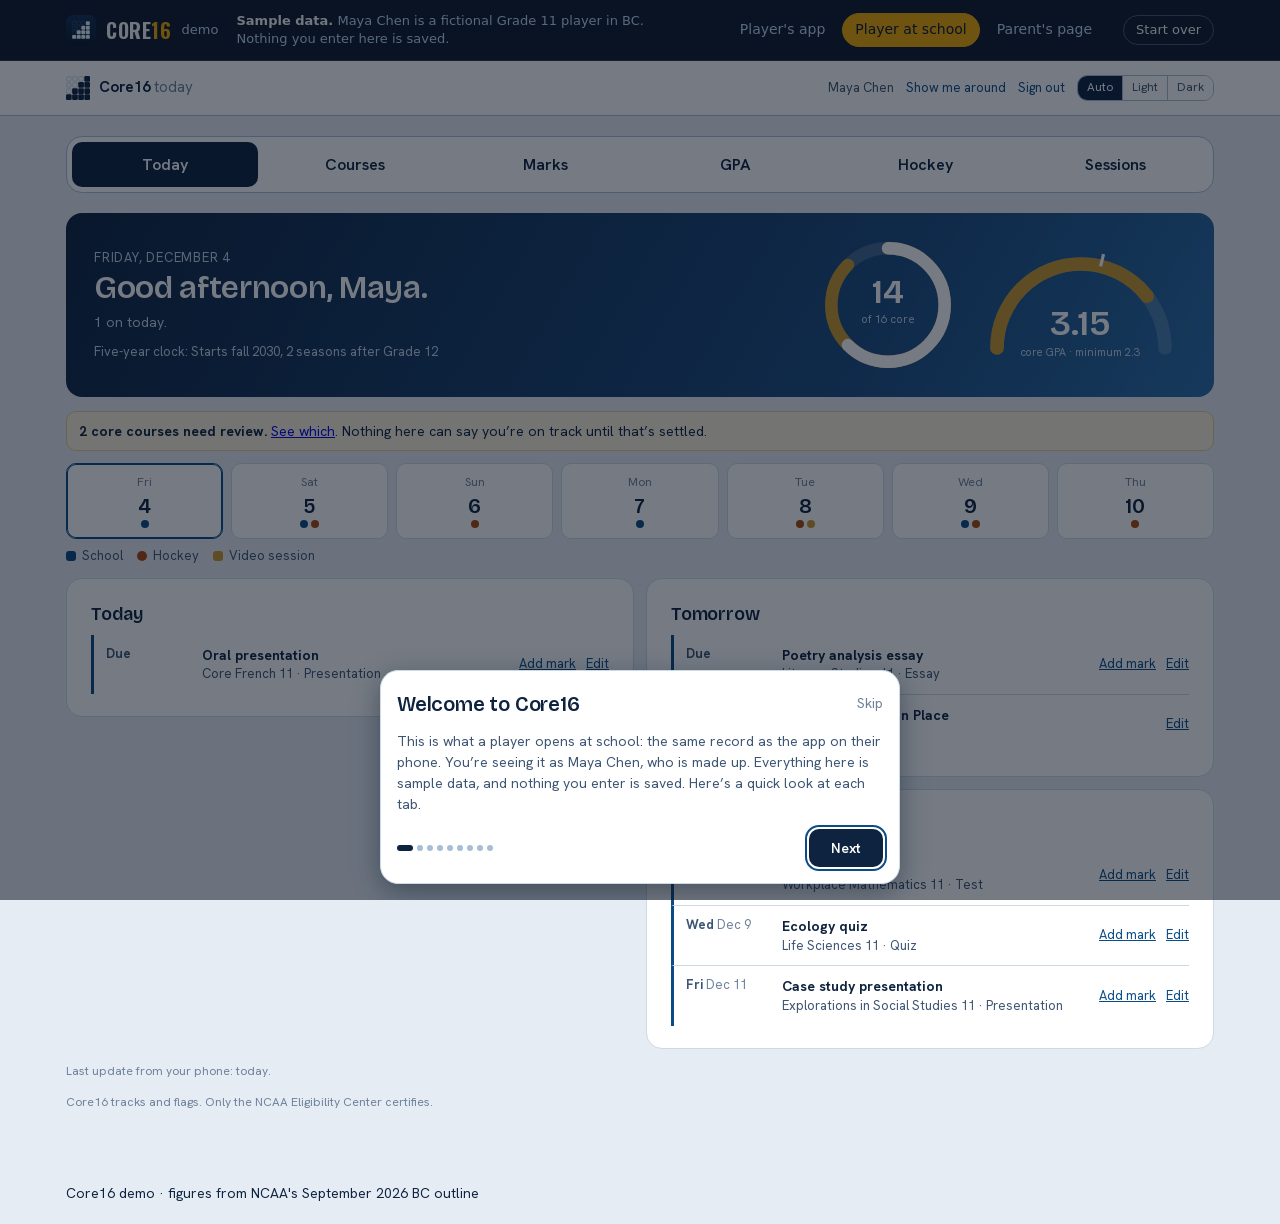
<file: demo/today/index.html>
<!doctype html>
<html lang="en">
<head>
<meta charset="utf-8">
<meta name="viewport" content="width=device-width, initial-scale=1">
<title>Core16 demo · Player at school</title>
<meta name="description" content="A clickable demo of Core16's Today page: what a player opens each morning at school, signed in with a code from their phone. Sample data for a fictional Grade 11 student in BC.">
<link rel="icon" type="image/svg+xml" href="../../assets/mark.svg">
<script>
/* The portal's theme switch: follows the device unless Light or Dark was chosen on this browser. */
(function(){try{var t=localStorage.getItem('core16-demo-theme');if(t==='light'||t==='dark')document.documentElement.setAttribute('data-theme',t);}catch(e){}})();
</script>
<link rel="stylesheet" href="../shared/demo.css?v=7">
<link rel="stylesheet" href="../shared/portal-demo.css?v=8">
<link rel="stylesheet" href="../shared/demo-tour.css?v=1">
<style>
/* Demo-only additions. The portal's own rules are in portal-demo.css, untouched. */
/* The homepage's width and gutters, so the strip, the top bar and the page line up with core16.ca */
.wrap, .topbar-in { max-width: 1180px; }
.wrap { padding-inline: 16px; }
.demo-only { margin: 0 0 12px; color: var(--ink3); font-size: 12.5px; }
.st-tabs { margin: 20px 0; }
.st-tabs a { cursor: pointer; border-bottom: 0; }
.card { margin-top: 22px; }
.st-courses .chip, .st-what .chip { font-size: 11.5px; }
.st-hero .st-ring text.big { font-size: 30px; }
.waiting-tag { display: inline-block; margin-left: 6px; }
.st-item .st-actions a, .st-course-side a { color: var(--blue); }
.hidden { display: none !important; }
.edit-field.wide { grid-column: 1 / -1; }
.edit-fields { display: grid; grid-template-columns: repeat(2, minmax(0, 1fr)); gap: 14px 16px; }
.edit-field { display: grid; gap: 4px; align-content: start; font-size: 12.5px; color: var(--ink2); font-weight: 500; }
.edit-field input, .edit-field select { width: 100%; height: 38px; box-sizing: border-box; font: inherit; color: var(--ink); padding: 7px 9px; border: 1px solid var(--rule2); border-radius: var(--radius-s); background: var(--surface); }
.edit-field .opt { font-weight: 400; color: var(--ink3); }
.staff-form { gap: 16px; }
.field-note { margin: 0; align-self: end; font-size: 12px; color: var(--ink3); line-height: 1.4; }
@media (max-width: 520px) { .edit-fields { grid-template-columns: 1fr; } }
.st-courses .add-course-note { color: var(--warn); }
.st-stats + svg { max-width: 640px; }
</style>
</head>
<body>
<div class="demo-bar"><div class="in">
  <a class="home" href="../../"><img src="../../assets/mark.svg" alt=""><b>CORE<span>16</span></b><small>demo</small></a>
  <nav aria-label="Demos"><a href="../app/">Player's app</a><a href="./" aria-current="page">Player at school</a><a href="../parent/">Parent's page</a></nav>
  <p class="note"><b>Sample data.</b> Maya Chen is a fictional Grade 11 player in BC. Nothing you enter here is saved.</p>
  <button class="reset" type="button" id="reset">Start over</button>
</div></div>

<header class="topbar"><div class="topbar-in">
  <div class="brand">
    <svg viewBox="0 0 608 608" xmlns="http://www.w3.org/2000/svg" aria-hidden="true"><rect x="16.0" y="16.0" width="112" height="112" rx="22" fill="none" stroke="#A6BED6" stroke-width="14"/><rect x="170.7" y="16.0" width="112" height="112" rx="22" fill="none" stroke="#A6BED6" stroke-width="14"/><rect x="325.3" y="16.0" width="112" height="112" rx="22" fill="none" stroke="#A6BED6" stroke-width="14"/><rect x="464.0" y="0.0" width="144" height="144" rx="30" fill="currentColor"/><rect x="16.0" y="170.7" width="112" height="112" rx="22" fill="none" stroke="#A6BED6" stroke-width="14"/><rect x="170.7" y="170.7" width="112" height="112" rx="22" fill="none" stroke="#A6BED6" stroke-width="14"/><rect x="309.3" y="154.7" width="144" height="144" rx="30" fill="currentColor"/><rect x="464.0" y="154.7" width="144" height="144" rx="30" fill="currentColor"/><rect x="16.0" y="325.3" width="112" height="112" rx="22" fill="none" stroke="#A6BED6" stroke-width="14"/><rect x="154.7" y="309.3" width="144" height="144" rx="30" fill="currentColor"/><rect x="309.3" y="309.3" width="144" height="144" rx="30" fill="currentColor"/><rect x="464.0" y="309.3" width="144" height="144" rx="30" fill="currentColor"/><rect x="0.0" y="464.0" width="144" height="144" rx="30" fill="currentColor"/><rect x="154.7" y="464.0" width="144" height="144" rx="30" fill="currentColor"/><rect x="309.3" y="464.0" width="144" height="144" rx="30" fill="currentColor"/><rect x="464.0" y="464.0" width="144" height="144" rx="30" fill="currentColor"/></svg>
    <div>Core16 <span>today</span></div>
  </div>
  <div class="me" data-tour="yours">
    <span id="me-name">Maya Chen</span>
    <button type="button" class="linkbtn" id="tour-start" data-tour-start>Show me around</button>
    <button type="button" class="linkbtn" id="signout">Sign out</button>
    <div class="theme" role="group" aria-label="Appearance">
      <button type="button" data-theme-choice="system">Auto</button>
      <button type="button" data-theme-choice="light">Light</button>
      <button type="button" data-theme-choice="dark">Dark</button>
    </div>
  </div>
</div></header>

<main class="wrap" id="main"></main>
<footer class="wrap build-foot"><span class="build">Core16 demo · figures from NCAA's September 2026 BC outline</span></footer>

<dialog class="ask" id="ask" aria-labelledby="ask-title" aria-describedby="ask-detail">
  <h2 id="ask-title"></h2>
  <p id="ask-detail"></p>
  <div class="buttons">
    <button type="button" class="secondary" id="ask-cancel" autofocus>Cancel</button>
    <button type="button" class="primary" id="ask-go"></button>
  </div>
</dialog>

<script src="../shared/bc-courses.js"></script>
<script src="../shared/core16-demo.js"></script>
<script src="../shared/demo-tour.js?v=1"></script>
<script>
(function () {
  'use strict';
  var C = window.C16, h = C.escapeHTML;
  var main = document.getElementById('main');

  /* The record as the phone last sent it, and the figures the server worked out from it.
     Everything the student changes here waits for the phone, so the figures are frozen at
     sign-in: that is how the real page behaves. */
  var data, fig, signedIn = false, view = 'today', notice = null, form = null;
  function start() { data = C.makeStudent(); fig = C.figures(data); signedIn = true; view = 'today'; notice = null; form = null; render(); }

  /* ---------- theme switch ---------- */
  var themeButtons = document.querySelectorAll('[data-theme-choice]');
  function paintTheme() {
    var t = document.documentElement.getAttribute('data-theme') || 'system';
    themeButtons.forEach(function (b) { b.setAttribute('aria-pressed', String(b.getAttribute('data-theme-choice') === t)); });
  }
  themeButtons.forEach(function (b) { b.addEventListener('click', function () {
    var t = b.getAttribute('data-theme-choice');
    if (t === 'system') document.documentElement.removeAttribute('data-theme'); else document.documentElement.setAttribute('data-theme', t);
    try { if (t === 'system') localStorage.removeItem('core16-demo-theme'); else localStorage.setItem('core16-demo-theme', t); } catch (e) {}
    paintTheme();
  }); });
  paintTheme();

  /* ---------- the portal's own confirm dialog ---------- */
  var ask = document.getElementById('ask');
  function confirmThen(title, detail, go, danger, then) {
    document.getElementById('ask-title').textContent = title;
    document.getElementById('ask-detail').textContent = detail;
    var goBtn = document.getElementById('ask-go');
    goBtn.textContent = go; goBtn.className = danger ? 'danger' : 'primary';
    goBtn.onclick = function () { ask.close(); then(); };
    document.getElementById('ask-cancel').onclick = function () { ask.close(); };
    ask.showModal();
  }

  document.getElementById('reset').addEventListener('click', start);
  document.getElementById('signout').addEventListener('click', function () { start(); });

  /* ---------- helpers shared by the pages ---------- */
  var waitingCount = function () { return data.edits.length; };
  var SPECIALTY = {hockey_mentor: 'Hockey mentor', sports_psychology: 'Sports psychology', performance_coach: 'Performance coach'};
  function unitsText(u) { return Number.isInteger(u) ? String(u) : String(u); }
  function dayText(d) { return C.fmt(d, '%b %-d'); }
  function share(a, b) { return Math.max(0, Math.min(100, a / b * 100)).toFixed(2); }
  function gaugePoint(value, r) {
    r = r || 80; var f = value / 4, ang = Math.PI - Math.PI * f;
    return [(100 + r * Math.cos(ang)).toFixed(2), (100 - r * Math.sin(ang)).toFixed(2)];
  }
  function coreRing() {
    var t = fig.alloc.totals;
    return '<svg class="st-ring" viewBox="0 0 120 120" role="img" aria-label="' + unitsText(t.counted) + ' of 16 core courses counted, ' + unitsText(t.completed) + ' complete">' +
      '<circle class="track" cx="60" cy="60" r="50" pathLength="100"/>' +
      '<circle class="now" cx="60" cy="60" r="50" pathLength="100" stroke-dasharray="' + share(t.counted, t.required) + ' 100" transform="rotate(-90 60 60)"/>' +
      '<circle class="done" cx="60" cy="60" r="50" pathLength="100" stroke-dasharray="' + share(t.completed, t.required) + ' 100" transform="rotate(-90 60 60)"/>' +
      '<text x="60" y="58" class="big">' + unitsText(t.counted) + '</text><text x="60" y="76" class="small">of ' + t.required + ' core</text></svg>';
  }
  function gpaGauge() {
    var g = fig.gpa, tick = gaugePoint(fig.minimum), out = gaugePoint(fig.minimum, 92);
    var cls = fig.review.length ? 'review' : fig.above ? 'above' : 'below';
    return '<svg class="st-gauge ' + cls + '" viewBox="0 0 200 118" role="img" aria-label="Core GPA ' + C.gpaText(g.gpa) + ', minimum ' + fig.minimum.toFixed(1) + (fig.review.length ? ', needs review' : '') + '">' +
      '<path class="track" d="M20 100 A80 80 0 0 1 180 100" pathLength="100"/>' +
      (g.gpa != null ? '<path class="fill" d="M20 100 A80 80 0 0 1 180 100" pathLength="100" stroke-dasharray="' + share(g.gpa, 4) + ' 100"/>' : '') +
      '<line class="tick" x1="' + tick[0] + '" y1="' + tick[1] + '" x2="' + out[0] + '" y2="' + out[1] + '"/>' +
      '<text x="100" y="88" class="big">' + C.gpaText(g.gpa) + '</text><text x="100" y="108" class="small">core GPA · minimum ' + fig.minimum.toFixed(1) + '</text></svg>';
  }
  /* The core-course boxes, as _core_slots.html draws them. */
  function coreSlots(prefix) {
    var out = '<ul class="req-key" aria-hidden="true"><li class="completed">Complete</li><li class="in-progress">In progress</li><li class="planned">Planned</li></ul><ul class="core-slots">';
    fig.alloc.bars.forEach(function (bar, i) {
      var clip = prefix + '-' + i, wide = bar.slots.length * 35 - 5;
      out += '<li' + (bar.met ? ' class="met"' : '') + '><span class="slot-head"><span class="req-label">' + h(bar.label) + '</span><span class="req-count">' + unitsText(bar.counted) + '/' + bar.need + '</span></span>';
      out += '<svg viewBox="0 0 ' + wide + ' 30" preserveAspectRatio="xMinYMid meet" role="img" aria-label="' + h(bar.long) + ': ' + unitsText(bar.completed) + ' complete, ' + unitsText(bar.inProgress) + ' in progress, ' + unitsText(bar.planned) + ' planned, of ' + bar.need + '"><defs><clipPath id="' + clip + '"><rect width="30" height="30" rx="8"/></clipPath></defs>';
      bar.slots.forEach(function (s, j) {
        var tip = s.courses.map(function (c) { return c.course.title + (c.share < 1 - 1e-6 ? ' (' + C.unitsWord(c.share) + ')' : ''); }).join(', ');
        out += '<g transform="translate(' + (j * 35) + ')">' + (tip ? '<title>' + h(tip) + '</title>' : '');
        if (!s.empty) {
          out += '<g clip-path="url(#' + clip + ')">';
          if (s.done) out += '<rect class="completed" width="' + (s.done * 30).toFixed(2) + '" height="30"/>';
          if (s.now) out += '<rect class="in-progress" x="' + (s.done * 30).toFixed(2) + '" width="' + (s.now * 30).toFixed(2) + '" height="30"/>';
          if (s.later) out += '<rect class="planned" x="' + ((s.done + s.now) * 30).toFixed(2) + '" width="' + (s.later * 30).toFixed(2) + '" height="30"/>';
          out += '</g>';
        }
        if (s.full) out += '<path class="tick" d="M9 15.5l4 4 8.5-8.5"/>';
        else out += '<rect class="edge ' + (s.done ? 'done' : s.now ? 'now' : s.later ? 'later' : 'empty') + '" x="0.75" y="0.75" width="28.5" height="28.5" rx="7.25"/>';
        if (tip) out += '<rect class="hit" width="30" height="30" rx="8"/>';
        out += '</g>';
      });
      out += '</svg></li>';
    });
    return out + '</ul>';
  }

  /* Due dates, hockey and calls as the lists show them (_student_items.html). */
  function eventRow(e, showDay) {
    var when = showDay ? '<b>' + C.fmt(e.day, '%a') + '</b> ' + dayText(e.day) : e.at ? '<b>' + h(e.at) + '</b>' : '<b>' + {due: 'Due', hockey: 'Hockey', session: 'Call'}[e.kind] + '</b>';
    var what = '<b>' + h(e.title) + '</b>' + (e.detail ? '<em>' + h(e.detail) + '</em>' : '') +
      (e.kind === 'session' ? '<em>Join from the Core16 app on your phone.</em>' : '') +
      (e.waiting ? '<span class="chip warn">Not on your phone yet</span>' : '');
    var actions = '';
    if (e.kind === 'due' && !e.done) actions = '<span class="st-actions"><a href="#" data-form="assignment_mark" data-id="' + e.item.id + '">Add mark<span class="visually-hidden"> for ' + h(e.title) + '</span></a><a href="#" data-form="due_date" data-id="' + e.item.id + '">Edit<span class="visually-hidden"> ' + h(e.title) + '</span></a></span>';
    else if (e.kind === 'hockey') actions = '<span class="st-actions"><a href="#" data-form="ice_session" data-id="' + e.item.id + '">Edit<span class="visually-hidden"> ' + h(e.title) + '</span></a></span>';
    return '<li class="st-item ' + e.kind + '"><span class="st-when">' + when + '</span><span class="st-what">' + what + '</span>' + actions + '</li>';
  }
  function eventsBetween(from, to) { return C.events(data, from, to); }

  /* ---------- pages ---------- */
  var TABS = [['today', 'Today'], ['courses', 'Courses'], ['marks', 'Marks'], ['gpa', 'GPA'], ['hockey', 'Hockey'], ['sessions', 'Sessions']];
  function shell(inner) {
    var tabs = '<nav class="st-tabs" aria-label="Your Core16">' + TABS.map(function (t) { return '<a href="#" data-tab="' + t[0] + '"' + (view === t[0] ? ' aria-current="page"' : '') + '>' + t[1] + '</a>'; }).join('') + '</nav>';
    var n = waitingCount();
    return tabs + (notice ? '<p class="notice" role="status">' + h(notice) + '</p>' : '') +
      (n ? '<p class="st-waiting" role="status"><b>' + n + ' ' + (n === 1 ? 'change' : 'changes') + ' waiting for your phone.</b> Your GPA and core count update once the app has synced.</p>' : '') +
      inner + '<p class="fineprint st-foot">Core16 tracks and flags. Only the NCAA Eligibility Center certifies.</p>';
  }


  function todayPage() {
    var hour = new Date().getHours(), greeting = hour < 12 ? 'Good morning' : hour < 18 ? 'Good afternoon' : 'Good evening';
    var all = eventsBetween(C.day(-60), C.day(8));
    var overdue = all.filter(function (e) { return e.kind === 'due' && !e.done && e.day < C.today; });
    var todays = all.filter(function (e) { return C.daysBetween(C.today, e.day) === 0 && !(e.kind === 'due' && e.done); });
    var tomorrow = all.filter(function (e) { return C.daysBetween(C.today, e.day) === 1 && !(e.kind === 'due' && e.done); });
    var ahead = all.filter(function (e) { var n = C.daysBetween(C.today, e.day); return e.kind === 'due' && !e.done && n > 1 && n <= 7; });
    var summary = (overdue.length ? overdue.length + ' overdue. ' : '') + (todays.length ? todays.length + ' on today.' : overdue.length ? '' : 'Nothing entered for today.');
    var hero = '<section class="st-hero" data-tour="standing"><div class="st-hello"><p class="st-date">' + C.fmt(C.today, '%A, %B %-d') + '</p><h1>' + greeting + ', Maya.</h1><p>' + summary + '</p>' +
      (fig.clock ? '<p class="st-clock">Five-year clock: ' + h(C.clockSummary(fig.clock)) + '</p>' : '') + '</div>' +
      '<a class="st-dial" href="#" data-tab="courses">' + coreRing() + '</a><a class="st-dial" href="#" data-tab="gpa">' + gpaGauge() + '</a></section>';
    var review = fig.review.length ? '<p class="st-waiting"><b>' + fig.review.length + ' core ' + (fig.review.length === 1 ? 'course needs' : 'courses need') + ' review.</b> <a href="#" data-tab="courses">See which</a>. Nothing here can say you’re on track until that’s settled.</p>' : '';
    var week = '<ol class="st-week" data-tour="week" aria-label="The next seven days">';
    for (var i = 0; i < 7; i++) {
      var d = C.day(i), evs = all.filter(function (e) { return C.daysBetween(d, e.day) === 0 && !(e.kind === 'due' && e.done); });
      if (i === 0) evs = evs.concat(overdue);
      week += '<li' + (i === 0 ? ' class="today"' : '') + '><span class="dow">' + C.fmt(d, '%a') + '</span><b>' + d.getDate() + '</b><span class="dots">' + evs.map(function (e) { return '<i class="' + e.kind + '" title="' + h(e.title) + '"></i>'; }).join('') + '</span><span class="visually-hidden">' + evs.length + ' ' + (evs.length === 1 ? 'item' : 'items') + '</span></li>';
    }
    week += '</ol><ul class="week-key st-key" aria-hidden="true"><li class="due">School</li><li class="hockey">Hockey</li><li class="session">Video session</li></ul>';
    function list(title, items, showDay, emptyText, cls) {
      return '<section class="panel' + (cls ? ' ' + cls : '') + '"><h2>' + title + '</h2>' + (items.length ? '<ul class="st-list">' + items.map(function (e) { return eventRow(e, showDay); }).join('') + '</ul>' : '<p>' + emptyText + '</p>') + '</section>';
    }
    var cols = '<div class="st-columns"><div>' + (overdue.length ? list('Overdue', overdue, true, '', 'st-late') : '') + list('Today', todays, false, 'Nothing entered for today.') + '</div><div>' +
      list('Tomorrow', tomorrow, false, 'Nothing entered for tomorrow.') + (ahead.length ? list('Due later this week', ahead, true, '') : '') + '</div></div>';
    return shell(hero + review + week + cols + '<p class="fineprint st-foot">Last update from your phone: today.</p>');
  }

  function coursesPage() {
    var pace = fig.pace;
    var top = '<h1 class="st-head">Courses</h1><section class="panel" data-tour="courses"><h2>Your 16 core courses</h2>' + coreSlots('st') +
      (pace ? '<p class="st-pace"><b>' + unitsText(pace.units) + ' of ' + pace.target + '</b> core courses through Grade ' + pace.grade + '. <span class="chip ' + (pace.behind ? 'warn' : 'ok') + '">' + (pace.behind ? 'Light' : 'On pace') + '</span> <span class="quiet">Four a year is arithmetic, not an NCAA rule.</span></p>' : '') + '</section>';
    var grades = [12, 11, 10, 9].filter(function (g) { return data.courses.some(function (c) { return c.grade === g; }); });
    var sections = grades.map(function (g) {
      var rows = data.courses.filter(function (c) { return c.grade === g; }).map(function (c) {
        var ms = C.matchStatus(c), m = c.mark || (c.status === 'completed' ? null : null);
        var note = c.by ? 'Not on your phone yet' : ms === 'unrecognized' && C.isCore(c) ? 'Not on NCAA’s list as entered, so it doesn’t count until that’s settled.' : ms === 'unrecognized' ? 'Filed as not NCAA core.' : '';
        var chip = ms === 'unrecognized' ? '<span class="chip warn">Needs review</span>' : ms === 'excluded' ? '<span class="chip alarm">Won’t count</span>' : '';
        var markText = c.mark ? (c.mark.kind === 'proficiency' ? C.PROFICIENCY[c.mark.level][0] : C.num(c.mark.value)) : '';
        var link = c.status !== 'planned' ? '<a href="#" data-form="course_mark" data-id="' + c.id + '">' + (c.mark ? 'Change mark' : 'Add mark') + '<span class="visually-hidden"> for ' + h(c.title) + '</span></a>' : '';
        return '<li><span class="st-course"><b>' + h(c.title) + '</b><em>' + (c.code ? h(c.code) + ' · ' : '') + C.PORTAL_CATEGORY[c.category] + ' · ' + unitsText(c.units) + ' ' + (c.units === 1 ? 'unit' : 'units') + '</em>' +
          (note ? '<em class="st-note">' + h(note) + '</em>' : '') + '</span><span class="st-course-side">' + chip + '<span class="st-status ' + c.status + '">' + C.PORTAL_STATUS[c.status] + '</span>' +
          (markText ? '<b class="st-mark">' + h(markText) + (c.mark.waiting ? '<span class="chip warn waiting-tag">Not on your phone yet</span>' : '') + '</b>' : '') + link + '</span></li>';
      }).join('');
      return '<section class="panel"><h2>Grade ' + g + '</h2><ul class="st-courses">' + rows + '</ul></section>';
    }).join('');
    var choices = BC_COURSES.approved.filter(function (c) { return c.grade >= 11 && c.category !== 'nonCore'; }).sort(function (a, b) { return a.grade - b.grade || a.title.localeCompare(b.title); })
      .map(function (c) { return '<option value="' + h(c.title) + '">' + h(c.title) + ' · Grade ' + c.grade + (c.code ? ' · ' + h(c.code) : '') + '</option>'; }).join('');
    var add = '<section class="panel" id="add"><h2>Add a course</h2><p>Choose from NCAA’s list for your province. If your course isn’t there, type it into the app, which checks it and helps you file it.</p>' +
      '<form class="staff-form" id="add-course"><div class="edit-fields"><label class="edit-field wide"><span>Course</span><input name="course" list="course-list" required autocomplete="off" placeholder="Start typing a title from NCAA’s BC list"><datalist id="course-list">' + choices + '</datalist></label>' +
      '<label class="edit-field"><span>Status</span><select name="status" required><option value="inProgress">In progress</option><option value="planned">Planned</option><option value="completed">Complete</option></select></label>' +
      '<label class="edit-field"><span>Mark <span class="opt">(needed if complete)</span></span><input name="mark" autocomplete="off" inputmode="decimal"></label></div>' +
      '<div class="edit-actions"><button type="submit" class="primary">Add course</button></div><p class="field-error" id="add-error" hidden></p></form></section>';
    return shell(top + sections + add);
  }

  function marksPage() {
    var all = eventsBetween(C.day(-60), C.day(400)).filter(function (e) { return e.kind === 'due'; });
    var late = all.filter(function (e) { return !e.done && e.day < C.today; });
    var coming = all.filter(function (e) { return !e.done && e.day >= C.today; });
    var done = C.marked(data);
    var head = '<div class="st-headrow" data-tour="marks"><h1 class="st-head">Marks and due dates</h1><a class="primary" href="#" data-form="due_date" data-id="new">Add a due date</a></div>';
    var out = head + (late.length ? '<section class="panel st-late"><h2>Overdue</h2><ul class="st-list">' + late.map(function (e) { return eventRow(e, true); }).join('') + '</ul></section>' : '') +
      '<section class="panel"><h2>Coming up</h2>' + (coming.length ? '<ul class="st-list">' + coming.map(function (e) { return eventRow(e, true); }).join('') + '</ul>' : '<p>Nothing due that’s been entered.</p>') + '</section>' +
      '<section class="panel"><h2>Marked</h2>' + (done.length ? '<ul class="st-list">' + done.map(function (a) {
        var c = C.courseOf(data, a);
        return '<li class="st-item due"><span class="st-when">' + dayText(a.due) + '</span><span class="st-what"><b>' + h(a.title) + '</b><em>' + h(c.title) + ' · ' + h(a.type) + '</em>' + (a.by ? '<span class="chip warn">Not on your phone yet</span>' : '') + '</span>' +
          '<span class="st-actions"><b class="st-mark">' + C.num(a.score) + '/' + C.num(a.outOf) + '</b><a href="#" data-form="assignment_mark" data-id="' + a.id + '">Change<span class="visually-hidden"> the mark for ' + h(a.title) + '</span></a></span></li>';
      }).join('') + '</ul>' : '<p>No marked work yet.</p>') + '</section>' +
      '<p class="quiet">Weights, and removing an assignment, are in the app: they change your GPA.</p>';
    return shell(out);
  }

  function gpaPage() {
    var g = fig.gpa, why = fig.review.length ? (fig.review.length === 1 ? fig.review[0].title + ' isn’t' : fig.review.map(function (c) { return c.title; }).join(' and ') + ' aren’t') + ' on NCAA’s approved list as entered, so this GPA can’t be relied on until that’s settled.' : '';
    var out = '<h1 class="st-head">GPA</h1><section class="panel st-gpa" data-tour="gpa">' + gpaGauge() + '<div>' +
      (fig.review.length ? '<span class="chip warn">Needs review</span><p>' + h(why) + '</p>' : fig.above ? '<span class="chip ok">Above the minimum</span>' : '<span class="chip alarm">Below the minimum</span>') +
      '<p class="quiet">Over ' + unitsText(g.units) + ' core ' + (g.units === 1 ? 'unit' : 'units') + ' with a mark.</p></div></section>';
    if (fig.cliffs.length) out += '<section class="panel"><h2>Where a few points would move it</h2><ul class="st-cliffs">' + fig.cliffs.map(function (cl) {
      var n = C.roundUp(cl.pointsNeeded, 1);
      return '<li><b>' + h(cl.course.code || cl.course.title) + '</b> is at ' + C.num(cl.percent) + '%. ' + C.num(n) + ' more ' + (C.num(n) === '1' ? 'point' : 'points') + ' reaches ' + cl.next.letter + ', which takes your GPA to <b>' + C.gpaText(cl.projected) + '</b>.</li>';
    }).join('') + '</ul></section>';
    var rows = data.courses.filter(function (c) { return C.isCore(c) && C.matchStatus(c) === 'approved' && C.markFor(data, c); }).sort(function (a, b) { return b.grade - a.grade || a.title.localeCompare(b.title); });
    if (rows.length) out += '<section class="panel"><h2>Your marks against the bands</h2><p class="quiet">Ticks show where a mark moves up a band in your province.</p><ul class="st-bars">' + rows.map(function (c) {
      var m = C.markFor(data, c), text = C.markText(m);
      var bar = m.kind === 'percentage' ? '<svg viewBox="0 0 100 10" preserveAspectRatio="none" role="img" aria-label="' + h(c.title) + ': ' + text + '"><rect class="track" width="100" height="10" rx="2"/><rect class="fill" width="' + Math.min(100, m.value).toFixed(2) + '" height="10" rx="2"/>' + [50, 73, 86].map(function (cut) { return '<line class="cut" x1="' + cut + '" x2="' + cut + '" y1="0" y2="10"/>'; }).join('') + '</svg>' : '<span class="quiet">A proficiency level, so there’s no percentage to place.</span>';
      return '<li><span class="st-bar-label">' + h(c.title) + '<em>' + h(text) + '</em></span>' + bar + '</li>';
    }).join('') + '</ul></section>';
    return shell(out);
  }

  function hockeyPage() {
    var ice = fig.ice; // the chart reads the stored figures; the lists read the record, additions included
    var live = C.iceTime(data);
    var max = Math.max(60, Math.max.apply(null, ice.weeks.map(function (w) { return w.logged + w.planned; })));
    var bars = ice.weeks.map(function (w, i) {
      var x = i * 40 + 6, hgt = Math.round((w.logged + w.planned) / max * 90), label = C.fmt(w.start, '%b %-d');
      return '<rect class="bar' + (w.current ? ' current' : '') + '" x="' + x + '" y="' + (100 - hgt) + '" width="28" height="' + hgt + '" rx="4"><title>Week of ' + label + ': ' + (w.logged + w.planned) + ' min</title></rect><text x="' + (x + 14) + '" y="116">' + label + '</text>';
    }).join('');
    var out = '<div class="st-headrow"><h1 class="st-head">Hockey</h1><a class="primary" href="#" data-form="ice_session" data-id="new">Add a session</a></div>' +
      '<section class="panel st-rink" data-tour="hockey"><div class="st-stats"><p><b>' + C.hours(ice.season) + '</b> hours logged</p><p><b>' + ice.gamesPlayed + '</b> ' + (ice.gamesPlayed === 1 ? 'game' : 'games') + ' played</p></div>' +
      '<svg viewBox="0 0 320 124" role="img" aria-label="Minutes at the rink each week for the last eight weeks">' + bars + '<line x1="0" x2="320" y1="100" y2="100"/></svg></section>';
    var up = live.upcoming.map(function (s) { return C.events(data, s.date, C.addDays(s.date, 1)).filter(function (e) { return e.item === s; })[0]; });
    var logged = live.logged.map(function (s) { return C.events(data, s.date, C.addDays(s.date, 1)).filter(function (e) { return e.item === s; })[0]; });
    out += '<section class="panel"><h2>Coming up</h2>' + (up.length ? '<ul class="st-list">' + up.slice(0, 8).map(function (e) { return eventRow(e, true); }).join('') + '</ul>' + (up.length > 8 ? '<details class="st-more"><summary>Show all ' + up.length + '</summary><ul class="st-list">' + up.slice(8).map(function (e) { return eventRow(e, true); }).join('') + '</ul></details>' : '') : '<p>Nothing entered.</p>') + '</section>' +
      '<section class="panel"><h2>Logged</h2>' + (logged.length ? '<ul class="st-list">' + logged.map(function (e) { return eventRow(e, true); }).join('') + '</ul>' : '<p>Nothing logged yet.</p>') + '</section>';
    return shell(out);
  }

  function sessionsPage() {
    var booked = data.bookings.filter(function (b) { return b.booked; }), open = data.bookings.filter(function (b) { return !b.booked; });
    var left = {}; Object.keys(C.CREDITS).forEach(function (k) { left[k] = C.CREDITS[k] - booked.filter(function (b) { return b.mentor.specialty === k; }).length; });
    function when(b) { return '<span class="st-when"><b>' + C.fmt(b.date, '%a') + '</b> ' + dayText(b.date) + '<br>' + C.clock(b.start) + '</span>'; }
    var out = '<h1 class="st-head">Video sessions</h1><section class="panel" data-tour="sessions"><h2>Sessions left</h2><ul class="st-balances">' + Object.keys(left).map(function (k) { return '<li><b>' + left[k] + '</b>' + SPECIALTY[k] + '</li>'; }).join('') + '</ul></section>' +
      '<section class="panel"><h2>Booked</h2>' + (booked.length ? '<ul class="st-list">' + booked.map(function (b) {
        return '<li class="st-item session">' + when(b) + '<span class="st-what"><b>' + SPECIALTY[b.mentor.specialty] + '</b><em>With ' + h(b.mentor.name) + ', ' + b.minutes + ' min</em><em>Join from the Core16 app on your phone.</em></span><span class="st-actions"><button type="button" class="linkbtn danger" data-cancel="' + b.id + '">Cancel</button></span></li>';
      }).join('') + '</ul>' : '<p>Nothing booked.</p>') + '</section>' +
      '<section class="panel"><h2>Open times</h2>' + (open.length ? '<ul class="st-list">' + open.map(function (b) {
        var can = left[b.mentor.specialty] > 0;
        return '<li class="st-item session">' + when(b) + '<span class="st-what"><b>' + SPECIALTY[b.mentor.specialty] + '</b><em>With ' + h(b.mentor.name) + ', ' + b.minutes + ' min</em></span><span class="st-actions">' + (can ? '<button type="button" class="primary" data-book="' + b.id + '">Book</button>' : '<span class="quiet">None left of this kind</span>') + '</span></li>';
      }).join('') + '</ul>' : '<p>No open times for the sessions you have left.</p>') + '</section>';
    return shell(out);
  }

  /* ---------- the forms (parent_edit.html, with `own`) ---------- */
  function field(label, inner, opts) {
    opts = opts || {};
    return '<label class="edit-field' + (opts.wide ? ' wide' : '') + '"><span>' + label + (opts.optional ? ' <span class="opt">(optional)</span>' : '') + '</span>' + inner + '</label>';
  }
  function formPage() {
    var f = form, kind = f.kind, item = f.item, heading, intro, fields = '', remove = '';
    var tomorrow = C.iso(C.day(1));
    if (kind === 'ice_session') {
      heading = item ? 'Edit a practice or game' : 'Add a practice or game';
      intro = 'It shows here straight away and reaches your phone the next time the app syncs. Your figures update after that.';
      fields = field('Date', '<input type="date" name="day" value="' + (item ? C.iso(item.date) : tomorrow) + '" required>') +
        field('Start time', '<input type="time" name="start" value="' + (item && item.start != null ? pad2(Math.floor(item.start / 60)) + ':' + pad2(item.start % 60) : '18:00') + '" step="300">', {optional: true}) +
        field('What it is', '<select name="kind" required>' + Object.keys(C.KIND).map(function (k) { return '<option value="' + k + '"' + (item && item.kind === k ? ' selected' : '') + '>' + C.KIND[k] + '</option>'; }).join('') + '</select>') +
        field('Name', '<input type="text" name="title" value="' + h(item ? item.title : '') + '" maxlength="120" placeholder="The opponent, for a game">', {optional: true}) +
        field('Minutes at the rink or gym', '<input type="number" name="minutes" value="' + (item ? item.minutes : 90) + '" min="1" max="1440" step="1" inputmode="numeric" required>') +
        field('Travel minutes', '<input type="number" name="travel" value="' + (item && item.travel ? item.travel : '') + '" min="0" max="1440" step="1" inputmode="numeric" placeholder="There and back">', {optional: true}) +
        (!item ? field('Repeat weekly until', '<input type="date" name="repeatUntil">', {optional: true}) + '<p class="field-note">Adds the same session every week up to that date. Each week is a session of its own, so one can be moved or removed alone, or removed with the weeks after it. Blank adds just the one.</p>' : '');
      if (item) remove = '<div class="remove-edit"><button type="button" class="linkbtn danger" id="remove">Remove it</button></div>';
    } else if (kind === 'assignment_mark') {
      var c = C.courseOf(data, item);
      heading = (item.score != null ? 'Change the mark for ' : 'Add a mark for ') + item.title;
      intro = 'It shows here straight away and reaches your phone the next time the app syncs. Your figures update after that. This only counts toward your GPA once the assignment has a weight, which you set in the app.';
      fields = '<p class="quiet wide">' + h(c.title) + ' · ' + h(item.type) + ' · due ' + C.fmt(item.due, '%a %-d %b') + '</p>' +
        field('Score', '<input type="text" name="score" value="' + (item.score != null ? C.num(item.score) : '') + '" inputmode="decimal" required>') +
        field('Out of', '<input type="text" name="outOf" value="' + C.num(item.outOf) + '" inputmode="decimal" required>');
    } else if (kind === 'course_mark') {
      var completed = item.status === 'completed';
      heading = (item.mark ? 'Change the mark for ' : 'Add a mark for ') + item.title;
      intro = 'It shows here straight away and reaches your phone the next time the app syncs. Your figures update after that. A report-card mark takes the place of the average from your assignments.';
      fields = '<p class="quiet wide">' + h(item.title) + ' · Grade ' + item.grade + ' · ' + C.PORTAL_STATUS[item.status] + '</p>';
      if (item.grade === 9) fields += field('Proficiency on the report card', '<select name="proficiency" required><option value="">Choose</option>' + Object.keys(C.PROFICIENCY).map(function (k) { return '<option value="' + k + '"' + (item.mark && item.mark.level === k ? ' selected' : '') + '>' + C.PROFICIENCY[k][0] + '</option>'; }).join('') + '</select>', {wide: true});
      else fields += field(completed ? 'Final mark (%)' : 'Mark (%)', '<input type="text" name="mark" value="' + (item.mark && item.mark.kind === 'percentage' ? C.num(item.mark.value) : '') + '" inputmode="decimal" required>');
      if (!completed) fields += field('Report card dated', '<input type="date" name="received" max="' + C.iso(C.today) + '">', {optional: true}) + '<p class="field-note">Blank dates it today. The date is how you can tell which report card a mark came from.</p>';
    } else { // due_date
      heading = item ? 'Edit ' + item.title : 'Add a due date';
      intro = 'It shows here straight away and reaches your phone the next time the app syncs. Your figures update after that. Set the weight in the app when you know it, so the mark counts toward your GPA.';
      var current = data.courses.filter(function (c) { return c.status === 'inProgress'; });
      fields = (item ? '<p class="quiet wide">' + h(C.courseOf(data, item).title) + ' · ' + h(item.type) + '</p>' :
        field('Course', '<select name="courseID" required><option value="">Choose</option>' + current.map(function (c) { return '<option value="' + c.id + '">' + h(c.title) + '</option>'; }).join('') + '</select>', {wide: true})) +
        field('Name', '<input type="text" name="title" value="' + h(item ? item.title : '') + '" maxlength="120" required>', {wide: true}) +
        (item ? '' : field('What it is', '<select name="type" required>' + ['Assignment', 'Quiz', 'Test', 'Lab', 'Essay', 'Presentation', 'Exam', 'Culminating'].map(function (t) { return '<option>' + t + '</option>'; }).join('') + '</select>')) +
        field('Due', '<input type="date" name="day" value="' + (item ? C.iso(item.due) : C.iso(C.day(7))) + '" required>');
    }
    return '<section class="card wide parent-edit"><h1>' + h(heading) + '</h1><p>' + intro + '</p><form class="staff-form" id="edit-form"><p class="form-error" id="form-error" hidden role="alert"></p><div class="edit-fields">' + fields + '</div>' +
      '<div class="edit-actions"><button type="submit" class="primary">' + (item ? 'Save' : 'Add') + '</button><a class="secondary" href="#" id="form-cancel">Cancel</a></div></form>' + remove + '</section>';
  }
  function pad2(n) { return (n < 10 ? '0' : '') + n; }

  function submitForm(fd) {
    var f = form, kind = f.kind, item = f.item, err = document.getElementById('form-error');
    function fail(msg) { err.textContent = msg; err.hidden = false; }
    var numberOf = function (v) { v = String(v || '').trim(); return v === '' || isNaN(Number(v)) ? null : Number(v); };
    if (kind === 'ice_session') {
      var minutes = numberOf(fd.get('minutes')), travel = numberOf(fd.get('travel')) || 0, dayV = fd.get('day'), start = fd.get('start');
      if (!dayV) return fail('Nothing was saved. Enter a date.');
      if (minutes == null || minutes < 1) return fail('Nothing was saved. Enter the minutes at the rink.');
      var startMin = start ? (+start.split(':')[0]) * 60 + (+start.split(':')[1]) : null;
      if (item) { item.date = C.parseISO(dayV); item.start = startMin; item.kind = fd.get('kind'); item.title = fd.get('title').trim(); item.minutes = minutes; item.travel = travel; item.by = 'Maya'; }
      else {
        var until = fd.get('repeatUntil') ? C.parseISO(fd.get('repeatUntil')) : null, d = C.parseISO(dayV), n = 0;
        do { data.ice.push({id: C.nextID(), date: d, kind: fd.get('kind'), title: fd.get('title').trim(), minutes: minutes, travel: travel, start: startMin, toi: null, series: until ? 'new' : null, by: 'Maya'}); n++; d = C.addDays(d, 7); } while (until && d <= until);
        notice = n === 1 ? 'Added. It reaches your phone the next time the app syncs.' : 'Added ' + n + ' sessions, one a week. They reach your phone the next time the app syncs.';
      }
      data.edits.push({kind: kind});
      if (item) notice = 'Saved. It reaches your phone the next time the app syncs.';
    } else if (kind === 'assignment_mark') {
      var score = numberOf(fd.get('score')), outOf = numberOf(fd.get('outOf'));
      if (score == null || outOf == null || outOf <= 0) return fail('Nothing was saved. Enter the score and what it was out of.');
      if (score < 0 || score > outOf * 1.2) return fail('Nothing was saved. The score should be between 0 and ' + C.num(outOf) + '.');
      item.score = score; item.outOf = outOf; item.by = 'Maya'; data.edits.push({kind: kind});
      notice = 'Saved. It reaches your phone the next time the app syncs.';
    } else if (kind === 'course_mark') {
      if (item.grade === 9) { var lvl = fd.get('proficiency'); if (!lvl) return fail('Nothing was saved. Choose a proficiency level.'); item.mark = {kind: 'proficiency', level: lvl, waiting: true}; }
      else { var mk = numberOf(fd.get('mark')); if (mk == null || mk < 0 || mk > 100) return fail('Nothing was saved. The mark should be a number from 0 to 100.'); item.mark = {kind: 'percentage', value: mk, received: fd.get('received') ? C.parseISO(fd.get('received')) : C.today, waiting: true}; }
      data.edits.push({kind: kind}); notice = 'Saved. It reaches your phone the next time the app syncs.';
    } else {
      var title = (fd.get('title') || '').trim(), due = fd.get('day');
      if (!title) return fail('Nothing was saved. Add a name.');
      if (!due) return fail('Nothing was saved. Enter the due date.');
      if (item) { item.title = title; item.due = C.parseISO(due); item.by = 'Maya'; notice = 'Saved. It reaches your phone the next time the app syncs.'; }
      else {
        if (!fd.get('courseID')) return fail('Nothing was saved. Choose a course.');
        data.assignments.push({id: C.nextID(), courseID: fd.get('courseID'), title: title, type: fd.get('type'), due: C.parseISO(due), weight: 0, score: null, outOf: null, by: 'Maya'});
        notice = 'Added. It reaches your phone the next time the app syncs.';
      }
      data.edits.push({kind: kind});
    }
    view = f.back; form = null; render();
  }

  /* ---------- render and wire ---------- */
  function render() {
        if (form) main.innerHTML = formPage();
    else main.innerHTML = {today: todayPage, courses: coursesPage, marks: marksPage, gpa: gpaPage, hockey: hockeyPage, sessions: sessionsPage}[view]();
    notice = null;
    window.scrollTo({top: 0, behavior: 'instant'});
    wire();
  }
  function wire() {
    main.querySelectorAll('[data-tab]').forEach(function (a) { a.addEventListener('click', function (e) { e.preventDefault(); view = a.getAttribute('data-tab'); form = null; render(); }); });
    main.querySelectorAll('[data-form]').forEach(function (a) { a.addEventListener('click', function (e) {
      e.preventDefault();
      var kind = a.getAttribute('data-form'), id = a.getAttribute('data-id'), item = null;
      if (id !== 'new') item = (kind === 'ice_session' ? data.ice : kind === 'course_mark' ? data.courses : data.assignments).filter(function (x) { return x.id === id; })[0];
      form = {kind: kind, item: item, back: view}; render();
    }); });
    var ef = document.getElementById('edit-form');
    if (ef) {
      ef.addEventListener('submit', function (e) { e.preventDefault(); submitForm(new FormData(ef)); });
      document.getElementById('form-cancel').addEventListener('click', function (e) { e.preventDefault(); form = null; render(); });
      var rm = document.getElementById('remove');
      if (rm) rm.addEventListener('click', function () { confirmThen('Remove this from your hockey?', 'It comes off your phone the next time the app syncs.', 'Remove it', true, function () {
        data.ice = data.ice.filter(function (s) { return s !== form.item; }); data.edits.push({kind: 'remove'}); notice = 'Removed. It comes off your phone the next time the app syncs.'; view = form.back; form = null; render();
      }); });
    }
    var ac = document.getElementById('add-course');
    if (ac) ac.addEventListener('submit', function (e) {
      e.preventDefault();
      var title = ac.course.value.trim(), status = ac.status.value, mark = ac.mark.value.trim(), err = document.getElementById('add-error');
      function fail(m) { err.textContent = m; err.hidden = false; }
      var entry = C.catalogEntry(title);
      if (!entry) return fail('Nothing was added. Choose a course from NCAA’s list; a course that isn’t there goes in through the app.');
      if (data.courses.some(function (c) { return C.normalizeTitle(c.title) === C.normalizeTitle(title); })) return fail('Nothing was added. That course is already on your list.');
      if (status === 'completed' && (mark === '' || isNaN(Number(mark)) || Number(mark) < 0 || Number(mark) > 100)) return fail('Nothing was added. A completed course needs its final mark, 0 to 100.');
      data.courses.push({id: C.nextID(), title: entry.title, code: entry.code, grade: entry.grade, category: entry.category, units: entry.units, status: status,
                         mark: status === 'completed' ? {kind: 'percentage', value: Number(mark)} : null, typed: false, by: 'Maya'});
      data.edits.push({kind: 'course'}); notice = 'Added ' + entry.title + '. It reaches your phone the next time the app syncs, and your core count and GPA update after that.'; render();
    });
    main.querySelectorAll('[data-book]').forEach(function (b) { b.addEventListener('click', function () {
      var slot = data.bookings.filter(function (s) { return s.id === b.getAttribute('data-book'); })[0];
      slot.booked = true; notice = 'Booked ' + SPECIALTY[slot.mentor.specialty] + ' with ' + slot.mentor.name + ' for ' + C.fmt(slot.date, '%a %-d %b') + ' at ' + C.clock(slot.start) + '. Join from the Core16 app on your phone.'; render();
    }); });
    main.querySelectorAll('[data-cancel]').forEach(function (b) { b.addEventListener('click', function () {
      var slot = data.bookings.filter(function (s) { return s.id === b.getAttribute('data-cancel'); })[0];
      var soon = C.daysBetween(C.today, slot.date) < 1;
      confirmThen('Cancel this session?', soon ? 'It is less than a day away, so the session stays used.' : 'The session goes back in your balance.', 'Cancel the session', true, function () {
        if (soon) data.bookings = data.bookings.filter(function (s) { return s !== slot; }); else { slot.booked = false; slot.seat = null; }
        notice = 'Cancelled.'; render();
      });
    }); });
  }
  start();

  /* The portal's cards (tours.py), for this record and saying it's sample data. */
  C16Tour({
    name: 'today',
    now: function () { return form ? 'form' : view; },
    open: function (v) { form = null; view = v; render(); },
    steps: [
      {key: 'welcome', view: 'today', title: 'Welcome to Core16', message: 'This is what a player opens at school: the same record as the app on their phone. You’re seeing it as Maya Chen, who is made up. Everything here is sample data, and nothing you enter is saved. Here’s a quick look at each tab.'},
      {key: 'standing', view: 'today', title: 'Where you stand', message: 'The ring counts core courses toward 16, with this year’s in amber. Beside it is your core GPA against the minimum. Click either one for more.'},
      {key: 'week', view: 'today', title: 'Your week', message: 'The next seven days, with a dot for each thing on a day. What’s overdue, today’s work and tomorrow’s are listed under it, with a link to add a mark or change a time.'},
      {key: 'courses', view: 'courses', title: 'Your 16 core courses', message: 'Your courses by grade, and whether each counts. You can add one from NCAA’s list for British Columbia further down this page. A course NCAA doesn’t list, or a change to one you have, is done in the app.'},
      {key: 'marks', view: 'marks', title: 'Marks and due dates', message: 'Add assignments and tests with their due dates, then the mark when it comes back. When a report card arrives, put that mark on the course itself, under Courses: it counts ahead of the average.'},
      {key: 'gpa', view: 'gpa', title: 'Your core GPA', message: 'NCAA turns each mark into points, and your province sets the cut-offs. In British Columbia, 86% and up is a 4. When a course is a few points from the next band, this page says what reaching it would do to your GPA.'},
      {key: 'hockey', view: 'hockey', title: 'Hockey', message: 'Add practices and games, and see your hours add up week by week. Your Core16 advisor sees them too. NCAA has no rule about it.'},
      {key: 'sessions', view: 'sessions', title: 'Video sessions', message: 'See how many sessions you have left, and book or cancel a time. Joining the call happens in the app on your phone.'},
      {key: 'yours', view: 'today', title: 'Your phone keeps the record', message: 'On the real page, a change you make here waits for your phone, and your GPA and core count update once the app has synced. Show me around, up here, runs this again, and Start over puts the sample record back. Core16 tracks and flags. Only the NCAA Eligibility Center certifies.'}
    ]
  });
})();
</script>
</body>
</html>
</file>
<file: demo/shared/demo.css>
/* The strip above every Core16 demo: core16.ca's own dark dialect, so the demo reads as
   part of the site and the screen under it reads as the product. */
@font-face{font-family:"Oswald";font-weight:500 700;font-display:swap;src:url("../../assets/fonts/oswald-latin.woff2") format("woff2")}
.demo-bar{position:relative;z-index:30;background:#0e1a2b;color:#f7f7f5;font-family:-apple-system,BlinkMacSystemFont,"Segoe UI",system-ui,sans-serif;font-size:14px;line-height:1.4;border-bottom:1px solid rgba(191,214,242,.16);-webkit-font-smoothing:antialiased}
.demo-bar .in{max-width:1180px;margin:0 auto;min-height:60px;padding:8px max(16px,env(safe-area-inset-right,0px)) 8px max(16px,env(safe-area-inset-left,0px));display:flex;flex-wrap:wrap;align-items:center;gap:8px 18px}
.demo-bar a{color:inherit}
.demo-bar .home{display:flex;align-items:center;gap:10px;text-decoration:none}
.demo-bar .home b{font-family:"Oswald",sans-serif;font-weight:700;font-size:20px;letter-spacing:.03em}
.demo-bar .home img{width:30px;height:30px;border-radius:7px}
.demo-bar .home span{color:#f0a600}
.demo-bar .home small{font-family:-apple-system,BlinkMacSystemFont,"Segoe UI",system-ui,sans-serif;font-weight:400;font-size:13px;color:#bfd6f2;letter-spacing:0}
.demo-bar nav{display:flex;gap:4px;flex-wrap:wrap;margin-left:auto;order:2}
.demo-bar nav a{text-decoration:none;color:#bfd6f2;padding:6px 12px;border-radius:999px;border:1px solid transparent;white-space:nowrap;font-weight:500}
.demo-bar nav a:hover{background:rgba(191,214,242,.07)}
.demo-bar nav a[aria-current="page"]{color:#0e1a2b;background:#f0a600;border-color:#f0a600}
.demo-bar .note{margin:0;color:#bfd6f2;font-size:13px;max-width:52ch;order:1}
.demo-bar .note b{color:#f7f7f5;font-weight:600}
.demo-bar button.reset{order:3;font:inherit;font-size:13px;color:#f7f7f5;background:transparent;border:1px solid rgba(191,214,242,.32);border-radius:999px;padding:5px 12px;cursor:pointer}
.demo-bar button.reset:hover{background:rgba(191,214,242,.11)}
@media (max-width:760px){.demo-bar nav{margin-left:0}.demo-bar .note{order:4;flex-basis:100%}}
</file>
<file: demo/shared/portal-demo.css>
/* The Core16 portal's stylesheet, cut down for the two web demos (web/demo/today, web/demo/parent).
   Copied from api/src/core16_api/portal/static/portal.css rather than linked, so the demo pages are
   a snapshot of the portal's look and never reach the API. Fonts come from the site's own folder.
   Rules for staff-only pages (roster, review queue, sessions, families) are left out. */
/* Core16 advisor portal. Palette and table styling carried over from the
   advisor-board mockup (web/board-x7k2/). The typefaces are served from this
   origin (static/fonts/, each under the SIL Open Font License beside it),
   never from Google Fonts: a page showing minors' records shouldn't make
   third-party requests, and the CSP wouldn't allow one. Latin subset,
   variable weight; the system face shows until a file arrives. */
@font-face {
  font-family: "Bricolage Grotesque"; font-style: normal; font-weight: 500 700; font-display: swap;
  src: url("../../assets/fonts/bricolage-grotesque.woff2") format("woff2");
}
@font-face {
  font-family: "Hanken Grotesk"; font-style: normal; font-weight: 400 700; font-display: swap;
  src: url("../../assets/fonts/hanken-grotesk.woff2") format("woff2");
}
@font-face {
  font-family: "Geist Mono"; font-style: normal; font-weight: 400 500; font-display: swap;
  src: url("../../assets/fonts/geist-mono.woff2") format("woff2");
}
:root {
  --ink: #0E2340;
  --ink2: #3C5573;
  --ink3: #6E829B;
  --ice: #E6ECF3;
  --ice2: #F2F6FA;
  --surface: #FFFFFF;
  --rule: #CCDAE8;
  --rule2: #A6BED6;
  --blue: #0B4C86;
  --alarm: #A8261C;
  --alarmbg: #FAEAE8;
  --warn: #8A5A00;
  --warnbg: #FBF1DC;
  --ok: #1B6140;
  --okbg: #E4EFE9;
  --okrule: #A9CBB9;
  --alarmrule: #E0B3AE;
  --warnrule: #E3CB95;
  --warnstripe: #C99A2E;
  --infobg: #E8F0F5;
  --inforule: #A9C4D4;
  /* Hockey on a parent's calendar. A warm orange, opposite --blue for
     school: dark green and then violet both sat too close to the navy to
     tell apart on a thin stripe (28 Sep 2026). */
  --hockey: #A94A0C;
  --hockeybg: #FDEBDD;
  --onink: #FFFFFF;
  --onalarm: #FFFFFF;
  --backdrop: rgba(16, 32, 52, .45);
  --hero: #0E2340;
  --onhero: #FFFFFF;
  --onhero2: #C4D4E6;
  --herorule: #5F7C9C;
  --sans: "Hanken Grotesk", system-ui, -apple-system, "Segoe UI", sans-serif;
  --mono: "Geist Mono", ui-monospace, "SF Mono", Menlo, monospace;
  /* Headings and big figures. */
  --display: "Bricolage Grotesque", system-ui, -apple-system, "Segoe UI", sans-serif;
  --radius: 16px;
  --radius-s: 10px;
  color-scheme: light;
}
/* Dark mode. Follows the device unless someone picks Light or Dark in the top
   bar, which theme.js applies as data-theme before the page paints. The token
   list is repeated because CSS can't share one block between a media query
   and an attribute selector. */
@media (prefers-color-scheme: dark) {
:root:not([data-theme="light"]) {
  --ink: #E3EBF4;
  --ink2: #AFC0D3;
  --ink3: #8497AE;
  --ice: #0A1420;
  --ice2: #16263A;
  --surface: #0F1C2C;
  --rule: #22344A;
  --rule2: #36506B;
  --blue: #7DB2E3;
  --alarm: #F0897E;
  --alarmbg: #351B1A;
  --warn: #E2B25E;
  --warnbg: #2F2513;
  --ok: #6FC79B;
  --okbg: #122C20;
  --okrule: #2D5E45;
  --alarmrule: #6B312B;
  --warnrule: #65501F;
  --warnstripe: #C99A2E;
  --infobg: #132A3D;
  --inforule: #2E5573;
  --hockey: #F29A5C;
  --hockeybg: #36210F;
  --onink: #0A1420;
  --onalarm: #1E0A08;
  --backdrop: rgba(0, 0, 0, .6);
  --hero: #16263A;
  --onhero: #E3EBF4;
  --onhero2: #AFC0D3;
  --herorule: #4A6585;
  color-scheme: dark;
}
}
:root[data-theme="dark"] {
  --ink: #E3EBF4;
  --ink2: #AFC0D3;
  --ink3: #8497AE;
  --ice: #0A1420;
  --ice2: #16263A;
  --surface: #0F1C2C;
  --rule: #22344A;
  --rule2: #36506B;
  --blue: #7DB2E3;
  --alarm: #F0897E;
  --alarmbg: #351B1A;
  --warn: #E2B25E;
  --warnbg: #2F2513;
  --ok: #6FC79B;
  --okbg: #122C20;
  --okrule: #2D5E45;
  --alarmrule: #6B312B;
  --warnrule: #65501F;
  --warnstripe: #C99A2E;
  --infobg: #132A3D;
  --inforule: #2E5573;
  --hockey: #F29A5C;
  --hockeybg: #36210F;
  --onink: #0A1420;
  --onalarm: #1E0A08;
  --backdrop: rgba(0, 0, 0, .6);
  --hero: #16263A;
  --onhero: #E3EBF4;
  --onhero2: #AFC0D3;
  --herorule: #4A6585;
  color-scheme: dark;
}
* { box-sizing: border-box; }
html, body { margin: 0; padding: 0; }
body {
  background: var(--ice);
  color: var(--ink);
  font-family: var(--sans);
  font-size: 14px;
  line-height: 1.45;
  -webkit-font-smoothing: antialiased;
}
.wrap { max-width: 1280px; margin: 0 auto; padding: 0 16px 72px; }
a:focus-visible, button:focus-visible { outline: 2px solid var(--blue); outline-offset: 2px; }

/* top bar */
.topbar { border-bottom: 1px solid var(--rule2); background: var(--surface); }
.topbar-in {
  max-width: 1280px; margin: 0 auto; padding: 0 16px;
  display: flex; align-items: center; gap: 24px; min-height: 54px; flex-wrap: wrap;
}
.brand { display: flex; align-items: center; gap: 9px; font-weight: 700; font-size: 15px; }
.brand svg { width: 24px; height: 24px; color: var(--ink); flex: none; }
.brand span { color: var(--ink3); font-weight: 400; }
nav { display: flex; gap: 2px; }
nav a {
  color: var(--ink2); font-weight: 500; text-decoration: none;
  padding: 8px 12px; border-bottom: 2px solid transparent;
}
nav a:hover { color: var(--ink); }
nav a[aria-current="page"] { color: var(--ink); border-bottom-color: var(--blue); }
nav .badge {
  display: inline-block; min-width: 20px; height: 20px; padding: 0 6px; margin-left: 4px;
  border-radius: 10px; background: var(--alarm); color: var(--onalarm);
  font-size: 12px; font-weight: 600; line-height: 20px; text-align: center;
  font-variant-numeric: tabular-nums; vertical-align: 1px;
}
.me { margin-left: auto; display: flex; align-items: center; gap: 12px; color: var(--ink2); font-size: 13px; }
.me form { margin: 0; }
.linkbtn { font: inherit; color: var(--blue); background: none; border: none; padding: 0; cursor: pointer; }

/* sign-in and enrollment */
.card {
  max-width: 440px; margin: 48px auto 0; padding: 24px;
  background: var(--surface); border: 1px solid var(--rule);
}
.card h1 { margin: 0 0 10px; font-size: 20px; font-weight: 600; }
.card p { margin: 0 0 14px; color: var(--ink2); }
.primary {
  font: inherit; font-weight: 600; color: var(--onink); background: var(--ink);
  border: none; border-radius: var(--radius-s); padding: 10px 16px; cursor: pointer;
}
.primary:disabled { opacity: .6; cursor: default; }
.status { min-height: 1.45em; margin: 12px 0 0; }
.status.error { color: var(--alarm); }
.notice { padding: 9px 12px; background: var(--ice2); border: 1px solid var(--rule); color: var(--ink); }
.fineprint { max-width: 440px; margin: 12px auto 0; color: var(--ink3); font-size: 12px; }

/* sections */
.sec { margin-top: 26px; }
.sechead { display: flex; flex-wrap: wrap; align-items: baseline; gap: 4px 12px; margin-bottom: 9px; }
h2 { font-size: 15px; font-weight: 600; margin: 0; }
.sechead p { margin: 0; color: var(--ink3); font-size: 12.5px; }
/* A collapsible section: the h2 sits in the summary, with a chevron that turns when open. */
.fold > summary { cursor: pointer; list-style: none; }
.fold > summary::-webkit-details-marker { display: none; }
.fold > summary h2::before {
  content: ""; display: inline-block; width: 6px; height: 6px; margin: 0 9px 2px 1px;
  border-right: 1.5px solid currentColor; border-bottom: 1.5px solid currentColor;
  transform: rotate(-45deg); transition: transform 0.15s;
}
.fold[open] > summary h2::before { transform: rotate(45deg); }
.fold:not([open]) > summary.sechead { margin-bottom: 0; }
.panel.fold > summary h2 { display: inline-block; margin: 0; }
.panel.fold[open] > summary { margin-bottom: 3px; }
.empty { padding: 16px; background: var(--surface); border: 1px solid var(--rule); color: var(--ink3); }
.chips { display: flex; flex-wrap: wrap; gap: 5px; margin-top: 5px; }
.chip { font-size: 11.5px; font-weight: 400; padding: 2px 7px; border-radius: var(--radius-s); border: 1px solid; }
.chip.alarm { color: var(--alarm); border-color: var(--alarmrule); background: var(--alarmbg); }
.chip.warn { color: var(--warn); border-color: var(--warnrule); background: var(--warnbg); }
.chip.info { color: var(--blue); border-color: var(--inforule); background: var(--infobg); }
.sechead h2 .chip { margin-left: 6px; vertical-align: 2px; }
code { font-family: var(--mono); font-size: 12.5px; }
.quiet { margin: 0; color: var(--ink3); }
.file { background: var(--surface); border: 1px solid var(--rule); margin-top: 10px; }
.filehead { padding: 18px 20px; border-bottom: 1px solid var(--rule2); }
.filehead h1 { margin: 0; font-size: 24px; font-weight: 600; }
.meta { display: flex; flex-wrap: wrap; gap: 10px 24px; margin: 12px 0 0; font-size: 13px; }
.meta dt { color: var(--ink3); font-size: 11.5px; }
.meta dd { margin: 0; font-weight: 500; }
.panel { padding: 18px 20px; border-bottom: 1px solid var(--rule); }
.panel:last-child { border-bottom: none; }
.panel h2 { margin: 0 0 3px; font-size: 14px; }
.note { margin: 0 0 12px; color: var(--ink3); font-size: 12.5px; max-width: 80ch; }
.verdict { padding: 13px 15px; border: 1px solid var(--okrule); border-radius: var(--radius-s); background: var(--okbg); }
.verdict b { font-size: 15px; color: var(--ok); }
.verdict.alarm { border-color: var(--alarmrule); background: var(--alarmbg); }
.verdict.alarm b { color: var(--alarm); }
.verdict.warn { border-color: var(--warnrule); background: var(--warnbg); }
.verdict.warn b { color: var(--warn); }
.verdict p { margin: 10px 0 0; color: var(--ink2); font-size: 12.5px; }
.ask-why {
  display: inline-block; width: 16px; height: 16px; border-radius: 50%; margin-left: 2px;
  border: 1px solid currentColor; color: var(--blue); font: 600 11px/14px var(--sans);
  text-align: center; vertical-align: 1px; cursor: pointer; user-select: none;
}
.ask-why:hover { background: var(--blue); color: var(--surface); }
/* Shared by the Core courses and 10/7 panels: the big figure, the key,
   and the bars the 10/7 gate still uses. */
.req-total { display: flex; align-items: flex-end; gap: 12px; margin: 4px 0 12px; }
.req-total b { font-size: 44px; line-height: .9; font-weight: 700; font-variant-numeric: tabular-nums; }
.req-total p { margin: 0; color: var(--ink2); font-size: 13.5px; }
.pace-row, .clock-row { display: flex; align-items: center; justify-content: space-between; gap: 12px; max-width: 640px; margin: 0 0 14px; font-size: 14px; }
.pace-row abbr { border-bottom: 1px dotted var(--ink3); }
.pace-row .by, .clock-row .by { color: var(--ink3); }
.pace-row .chip { flex: none; font-size: 12.5px; font-weight: 600; padding: 3px 9px; }
.req-key { list-style: none; display: flex; flex-wrap: wrap; gap: 4px 16px; margin: 0 0 10px; padding: 0; color: var(--ink2); font-size: 12.5px; }
.req-key li::before { content: ""; display: inline-block; width: 10px; height: 10px; margin-right: 6px; border-radius: var(--radius-s); vertical-align: -1px; }
.req-key .completed::before { background: var(--ink); }
.req-key .in-progress::before { background: var(--warnstripe); }
.req-key .planned::before { background: var(--rule2); }
.req-bars { list-style: none; margin: 0; padding: 0; display: grid; gap: 10px; max-width: 640px; }
.req-bars li { display: grid; grid-template-columns: minmax(96px, 13em) 1fr 3.5em; align-items: center; gap: 12px; font-size: 14px; }
.req-bars svg { display: block; width: 100%; height: 12px; border-radius: 6px; overflow: hidden; }
.req-bars .req-count { font-family: var(--mono); font-size: 13px; text-align: right; font-variant-numeric: tabular-nums; }
.req-bars .met .req-count { color: var(--ok); }
.req-bars .track { fill: var(--ice); }
.req-bars .completed { fill: var(--ink); }
.req-bars .in-progress { fill: var(--warnstripe); }
.req-bars .planned { fill: var(--rule2); }
.req-bars + .note { margin-top: 14px; }
/* Core courses: the app's slot grid, one box per required course. The boxes
   are what the 16 actually is, a count; the 10/7 panel above keeps a bar,
   because a gate is a pace. --warnbg/--ice fills with a --warnstripe/--rule2 edge stand
   in for the app's tinted fills, which are one colour at low opacity. */
.core-slots {
  list-style: none; margin: 0; padding: 0; max-width: 560px;
  display: grid; grid-template-columns: repeat(2, minmax(0, 1fr)); gap: 14px 28px;
}
.core-slots li { display: grid; gap: 6px; justify-items: start; }
.core-slots .slot-head { display: flex; align-items: baseline; gap: 6px; color: var(--ink2); font-size: 13.5px; }
.core-slots .req-count { font-family: var(--mono); font-size: 12.5px; font-variant-numeric: tabular-nums; }
.core-slots .met .req-count { color: var(--ok); }
.core-slots svg { display: block; height: 30px; width: auto; max-width: 100%; }
.core-slots .completed { fill: var(--ink); }
.core-slots .in-progress { fill: var(--warnbg); }
.core-slots .planned { fill: var(--ice); }
.core-slots .edge { fill: none; stroke-width: 1.5; }
.core-slots .edge.done { stroke: var(--ink); }
.core-slots .edge.now { stroke: var(--warnstripe); }
.core-slots .edge.later, .core-slots .edge.empty { stroke: var(--rule2); }
.core-slots .edge.empty { stroke-dasharray: 4 3; }
.core-slots .hit { fill: transparent; pointer-events: all; cursor: help; }
.core-slots .tick { fill: none; stroke: var(--onink); stroke-width: 3; stroke-linecap: round; stroke-linejoin: round; }
.core-slots + .note { margin-top: 14px; }
/* The one shortened label: dotted, so it reads as something to click. */
.req-label abbr { border-bottom: 1px dotted var(--ink3); }
@media (max-width: 520px) {
  .req-bars li { grid-template-columns: 1fr 3.5em; gap: 4px 12px; }
  .req-bars .req-label { grid-column: 1 / -1; }
  .core-slots { grid-template-columns: minmax(0, 1fr); }
}
/* The Core GPA panel, after the app's GPA tab. */
.gpa-head { display: flex; align-items: flex-end; gap: 12px; margin: 4px 0 12px; max-width: 480px; }
.gpa-head b { font-size: 44px; line-height: .9; font-weight: 700; font-variant-numeric: tabular-nums; }
.gpa-head p { margin: 0; color: var(--ink2); font-size: 13.5px; }
.gpa-head .chip { margin-left: auto; align-self: center; font-size: 12.5px; font-weight: 600; padding: 3px 9px; }
.chip.ok { color: var(--ok); border-color: var(--okrule); background: var(--okbg); }
.gpa-scale { display: block; width: 100%; max-width: 480px; height: auto; margin-bottom: 12px; }
.gpa-scale .track { fill: var(--ice); }
.gpa-scale .fill { fill: var(--ink); }
.gpa-scale .minimum { fill: var(--warnstripe); }
.gpa-scale text { fill: var(--ink3); font-family: var(--mono); font-size: 9px; text-anchor: middle; }
td.actions form { display: inline; margin-left: 14px; }
.linkbtn.danger { color: var(--alarm); }
.form-error.banner { padding: 9px 12px; margin: 0 0 10px; background: var(--alarmbg); border: 1px solid var(--alarmrule); }
.notice { margin: 0 0 10px; padding: 9px 12px; background: var(--ice2); border: 1px solid var(--rule); }
.staff-form { display: grid; gap: 12px; max-width: 760px; }
.staff-form label { display: grid; gap: 4px; align-content: start; font-size: 12.5px; color: var(--ink2); font-weight: 500; }
.staff-form input, .staff-form select {
  font: inherit; color: var(--ink); padding: 7px 9px; border: 1px solid var(--rule2);
  border-radius: var(--radius-s); background: var(--surface); max-width: 100%;
}
.staff-form .primary, .staff-form .note { justify-self: start; margin: 0; }
/* families */
table.families { min-width: 640px; }
table.families td div + div { margin-top: 3px; }
tr.muted td, tr.muted td a { color: var(--ink3); }
.staff-form .opt { font-weight: 400; color: var(--ink3); }
.staff-form h3 { margin: 4px 0 0; }
.card.wide { max-width: 640px; }
/* asking before something that can't be undone -- see portal.js */
.ask {
  width: min(460px, calc(100vw - 32px)); padding: 22px 24px; color: var(--ink);
  background: var(--surface); border: 1px solid var(--rule2); border-radius: var(--radius-s);
}
.ask::backdrop { background: var(--backdrop); }
.ask h2 { margin: 0; font-size: 17px; }
.ask p { margin: 10px 0 0; color: var(--ink2); }
.ask p[hidden] { display: none; }
.ask .buttons { display: flex; flex-wrap: wrap; gap: 8px; justify-content: flex-end; margin-top: 20px; }
@media (prefers-reduced-motion: no-preference) {
  .ask[open] { animation: ask-in .13s ease-out; }
  @keyframes ask-in { from { opacity: 0; transform: translateY(-6px); } }
}
.linkbox { display: flex; gap: 8px; flex-wrap: wrap; }
.linkbox input {
  flex: 1 1 280px; min-width: 0; font: 12.5px var(--mono); color: var(--ink);
  padding: 8px 9px; border: 1px solid var(--rule2); border-radius: var(--radius-s); background: var(--ice2);
}
.visually-hidden {
  position: absolute; width: 1px; height: 1px; padding: 0; margin: -1px;
  overflow: hidden; clip: rect(0, 0, 0, 0); white-space: nowrap; border: 0;
}

/* renaming, archiving and deleting a student */
.notice.top, .form-error.banner.top { margin: 12px 0 0; }
.secondary, .danger {
  font: inherit; font-weight: 600; justify-self: start; cursor: pointer;
  border-radius: var(--radius-s); padding: 9px 15px; background: var(--surface);
}
.secondary { color: var(--ink); border: 1px solid var(--rule2); }
.danger { color: var(--onalarm); background: var(--alarm); border: 1px solid var(--alarm); }
/* A link-style button that's also dangerous (Revoke, Withdraw, Cancel) stays a
   link: without this, .danger above fills it in and its red text vanishes. */
.linkbtn.danger { background: none; border: none; padding: 0; font-weight: inherit; }
.danger-zone h2 { color: var(--alarm); }

/* appearance switch in the top bar */
.brand svg rect[stroke] { stroke: var(--rule2); }
.theme { display: inline-flex; border: 1px solid var(--rule2); border-radius: var(--radius-s); overflow: hidden; }
.theme[hidden] { display: none; }
.theme button {
  font: inherit; font-size: 12px; color: var(--ink2); background: var(--surface);
  border: none; padding: 3px 9px; cursor: pointer;
}
.theme button + button { border-left: 1px solid var(--rule2); }
.theme button:hover { color: var(--ink); }
.theme button[aria-pressed="true"] { color: var(--onink); background: var(--ink); }

/* read aloud, not shown */
.sr-only {
  position: absolute; width: 1px; height: 1px; padding: 0; margin: -1px;
  overflow: hidden; clip: rect(0 0 0 0); white-space: nowrap; border: 0;
}

/* A parent's page (parent.html): each student's figures, then one calendar. */
.fineprint.wide { max-width: 80ch; margin: 26px 0 0; }
.child .status { display: grid; gap: 14px; }
.child .status > * { margin: 0; }
/* The GPA row is capped narrower than the pace rows under it, which left its
   chip about 160px left of theirs. On the parent page they share one width. */
.child .status .gpa-head { max-width: 640px; }
.agenda { list-style: none; margin: 8px 0 12px; padding: 0; max-width: 760px; }
.agenda li { display: grid; grid-template-columns: 6.5em 1fr auto; align-items: baseline; gap: 12px; padding: 7px 0 7px 10px; border-bottom: 1px solid var(--rule); border-left: 3px solid var(--rule2); margin-bottom: 2px; font-size: 14px; }
.agenda time { color: var(--ink2); font-variant-numeric: tabular-nums; }
.agenda b { font-weight: 600; }
.agenda em { display: block; font-style: normal; color: var(--ink3); font-size: 12.5px; }
.agenda .due { border-left-color: var(--blue); }
.agenda .hockey { border-left-color: var(--hockey); }
.agenda .session { border-left-color: var(--warnstripe); }
.agenda .done b, .agenda .done time { color: var(--ink3); font-weight: 400; }
/* The month's list mixes school and hockey: a wider stripe, the calendar's
   tint behind the row, and the kind named under the date. */
.agenda.mixed li { border-left-width: 5px; padding-right: 8px; }
.agenda.mixed .due { background: var(--infobg); }
.agenda.mixed .hockey { background: var(--hockeybg); }
.agenda.mixed .session { background: var(--warnbg); }
.agenda .when { display: flex; flex-direction: column; }
.agenda .when .at { color: var(--ink); font-weight: 600; font-variant-numeric: tabular-nums; }
.agenda .done .when .at { color: var(--ink3); font-weight: 400; }
.agenda .kind { font-size: 11px; font-weight: 600; text-transform: uppercase; letter-spacing: .04em; }
.agenda .due .kind { color: var(--blue); }
.agenda .hockey .kind { color: var(--hockey); }
.agenda .session .kind { color: var(--warn); }
/* A parent's add and edit forms: a card, two columns, every box full width
   in its column so the rows line up. One column on a phone. */
.parent-edit .edit-fields { display: grid; grid-template-columns: repeat(2, minmax(0, 1fr)); gap: 14px 16px; }
.parent-edit .edit-fields .wide { grid-column: 1 / -1; }
.parent-edit .edit-field input, .parent-edit .edit-field select { width: 100%; height: 38px; box-sizing: border-box; }
.parent-edit .staff-form { gap: 16px; }
/* Beside the repeat field on a wide screen, under it on a phone. */
.parent-edit .field-note { margin: 0; align-self: end; font-size: 12px; color: var(--ink3); line-height: 1.4; }
@media (max-width: 520px) {
  .parent-edit .edit-fields { grid-template-columns: 1fr; }
}
.edit-actions { display: flex; flex-wrap: wrap; align-items: center; gap: 10px 14px; }
.edit-actions .secondary { text-decoration: none; }
.remove-edit { margin-top: 14px; display: flex; flex-wrap: wrap; align-items: baseline; gap: 6px 20px; }
.remove-edit .quiet { flex-basis: 100%; margin: 0; }
.agenda .item-extras { align-self: center; }
.item-extras { display: flex; flex-wrap: wrap; align-items: center; justify-content: flex-end; gap: 4px 10px; }
.agenda .waiting-chip, .agenda .edit-link { font-size: 12px; }
.agenda .edit-link { color: var(--blue); white-space: nowrap; }
/* Buttons, not links: they're how a parent changes the calendar, and as
   underlined text at the foot of a panel they read as fine print. */
.add-links { display: flex; flex-wrap: wrap; gap: 8px; margin: 10px 0 8px; }
.add-links .secondary {
  display: inline-flex; align-items: center; gap: 7px;
  font-size: 13px; font-weight: 500; line-height: 1.2; padding: 7px 12px;
  text-decoration: none;
}
.add-links .secondary svg { flex: none; color: var(--blue); }
.add-links a.secondary:hover { border-color: var(--blue); }
/* No course to put a due date under: the button stays, greyed, so the
   choice is still visible, with a "?" saying why. */
.add-links .add-off { display: inline-flex; align-items: center; gap: 6px; }
.add-links .is-disabled { color: var(--ink3); border-style: dashed; cursor: not-allowed; }
.add-links .is-disabled svg { color: var(--ink3); }
.add-panel .note { margin: 0; }
.agenda.calls li { align-items: center; }
.call-actions { display: flex; flex-wrap: wrap; align-items: center; justify-content: flex-end; gap: 6px 10px; }
.call-actions form { margin: 0; }
.call-actions .sub { color: var(--ink3); font-size: 12.5px; }
.monthnav { display: flex; gap: 14px; margin-left: auto; font-size: 13px; }
.monthnav a { color: var(--blue); }
.cal-key { list-style: none; display: flex; flex-wrap: wrap; gap: 4px 16px; margin: 0 0 8px; padding: 0; color: var(--ink2); font-size: 12.5px; }
.cal-key li::before { content: ""; display: inline-block; width: 10px; height: 10px; margin-right: 6px; border-radius: var(--radius-s); vertical-align: -1px; }
.cal-key .due::before { background: var(--blue); }
.cal-key .hockey::before { background: var(--hockey); }
.cal-key .session::before { background: var(--warnstripe); }
.cal-wrap .cal { width: 100%; border-collapse: collapse; table-layout: fixed; background: var(--surface); }
.cal-wrap .cal th { padding: 6px 8px; border: 1px solid var(--rule); color: var(--ink3); font-size: 12px; font-weight: 600; text-align: left; }
.cal-wrap .cal td { height: 96px; padding: 5px 6px; border: 1px solid var(--rule); vertical-align: top; overflow: hidden; }
.cal-wrap .cal td.out { background: var(--ice2); }
.cal-wrap .cal td.out .date { color: var(--ink3); }
.cal-wrap .cal .date { display: block; margin-bottom: 3px; font-size: 12px; font-variant-numeric: tabular-nums; color: var(--ink2); }
.cal-wrap .cal td.today { box-shadow: inset 0 0 0 2px var(--blue); }
.cal-wrap .cal td.today .date { color: var(--blue); font-weight: 700; }
.cal-wrap .cal .ev { display: block; margin-top: 2px; padding: 1px 5px; border-left: 3px solid; font-size: 11.5px; line-height: 1.35; white-space: nowrap; overflow: hidden; text-overflow: ellipsis; }
.cal-wrap .cal .ev i { font-style: normal; font-weight: 600; }
.cal-wrap .cal .ev.due { border-color: var(--blue); background: var(--infobg); }
.cal-wrap .cal .ev.hockey { border-color: var(--hockey); background: var(--hockeybg); }
.cal .ev.session { border-color: var(--warnstripe); background: var(--warnbg); }
.cal .ev.done { color: var(--ink3); background: none; }
@media (max-width: 720px) {
  .cal-wrap, .cal-key { display: none; }
  .monthnav { margin-left: 0; width: 100%; }
  .agenda li { grid-template-columns: 5.5em 1fr auto; }
  /* A phone has no room for buttons beside a session: they go under it. */
  .agenda.calls li { grid-template-columns: 5.5em 1fr; }
  .agenda.calls .call-actions { grid-column: 1 / -1; justify-content: flex-start; }
}

/* Safari draws a <select> in its own system style and ignores the padding and
   height set above, so it sits shorter than the text boxes beside it. Turning
   the native look off and drawing the arrow ourselves makes it match Firefox. */
select[name] {
  -webkit-appearance: none; appearance: none; height: 34px; line-height: normal; padding: 7px 28px 7px 9px;
  font: inherit; color: var(--ink); background-color: var(--surface); border: 1px solid var(--rule2); border-radius: var(--radius-s);
  background-repeat: no-repeat; background-position: right 9px center; background-size: 10px 6px;
  background-image: url("data:image/svg+xml,%3Csvg xmlns='http://www.w3.org/2000/svg' width='10' height='6' viewBox='0 0 10 6'%3E%3Cpath d='M1 1l4 4 4-4' fill='none' stroke='%236E829B' stroke-width='1.6' stroke-linecap='round' stroke-linejoin='round'/%3E%3C/svg%3E");
}

/* Safari pads the inside of a date field, which leaves it taller than the text
   boxes and dropdowns beside it. Pin it to the same height and drop the padding. */
input[type="date"], input[type="time"], input[type="datetime-local"] { height: 34px; line-height: normal; }
input[type="date"]::-webkit-datetime-edit, input[type="time"]::-webkit-datetime-edit,
input[type="datetime-local"]::-webkit-datetime-edit { padding: 0; }
input[type="date"]::-webkit-datetime-edit-fields-wrapper, input[type="time"]::-webkit-datetime-edit-fields-wrapper,
input[type="datetime-local"]::-webkit-datetime-edit-fields-wrapper { padding: 0; }

/* Which builds are running, quietly at the foot of every page. */
.build-foot { display: flex; gap: 16px; flex-wrap: wrap; padding-top: 0; padding-bottom: 20px; }

/* ------------------------------------------------------------------------
   The October 2026 look, from the canvas mockup: a side menu for staff,
   cards with soft corners, the 16 drawn as boxes wherever it's counted, and
   large figures. It sits after the rules above and reshapes them rather than
   replacing them, so every class the templates and tests use still means
   what it did. Colours are still the tokens at the top.
   ------------------------------------------------------------------------ */
h1, h2, .count b, .req-total b, .gpa-head b, .figures dd, .cliff .jump { font-family: var(--display); letter-spacing: -.01em; }
.wrap { padding-inline: 20px; }
.primary, .secondary, .danger { padding: 10px 16px; }
.duty .primary { padding: 6px 14px; }
.card, .empty, .notice, .form-error.banner, .duty, .gate, .archived, .calwrap, .code-dialog, .ask { border-radius: var(--radius); }
.card { padding: 28px; }
.card h1 { font-size: 24px; }

/* Every page opens the same way: an optional line above (the roster's
   date), the title, and one or two sentences under it. Sections below use
   h2 at the smaller size, never as a page title. */
.pagehead { margin-top: 26px; }
.pagehead p { margin: 0; color: var(--ink3); font-size: 13px; }
.pagehead h1 { margin: 0; font-size: 28px; font-weight: 700; line-height: 1.05; letter-spacing: -.02em; }
.pagehead h1 + p { margin-top: 6px; max-width: 80ch; font-size: 14.5px; color: var(--ink2); }
.pagehead h1 .chip { margin-left: 8px; vertical-align: 4px; letter-spacing: 0; }
.pagehead h1 .tag { margin-left: 4px; vertical-align: 4px; font-size: 12px; letter-spacing: 0; }
.pagehead + .sec { margin-top: 22px; }
.pagehead + .notice, .pagehead + .form-error.banner { margin-top: 18px; }

/* Staff pages on a wide screen: the top bar turns into a side menu. Below
/* A file: each panel a card of its own rather than a slice of one sheet. */
.file { display: grid; gap: 16px; background: none; border: none; }
.file > * { min-width: 0; }
.filehead, .panel, .panel:last-child { padding: 22px 24px; border: 1px solid var(--rule); border-radius: var(--radius); background: var(--surface); }
.panel h2 { margin-bottom: 8px; font-size: 18px; }
.filehead { display: grid; grid-template-columns: auto minmax(0, 1fr); column-gap: 18px; align-items: center; }
.filehead > * { grid-column: 2; }
.filehead > .avatar { grid-column: 1; grid-row: 1; }
.avatar.big { width: 60px; height: 60px; font-family: var(--display); font-size: 21px; }
.filehead h1 { font-size: 34px; font-weight: 700; line-height: 1.1; letter-spacing: -.02em; }
.filehead .meta { grid-column: 1 / -1; gap: 8px; margin-top: 16px; }
.filehead .meta > div { padding: 6px 12px; border-radius: var(--radius-s); background: var(--ice2); }
.filehead .meta .meta-action { margin-left: 6px; font-weight: 400; font-size: 11.5px; color: var(--ink3); text-decoration: underline; }
.filehead .meta .meta-action:hover { color: var(--ink); }
.verdict { padding: 18px 20px; border-radius: 14px; }
.verdict > b { font-family: var(--display); font-size: 19px; }
.verdict .raised li { border-radius: var(--radius-s); }
.req-total b, .gpa-head b { font-size: 56px; }
.core-slots { max-width: 720px; gap: 18px 32px; }
.core-slots svg { height: 38px; }
.cliff { border-radius: 12px; padding: 14px 16px; }
/* The student file on a wide screen: the record on the left, and beside it
/* A parent's page. The summary is the one dark card: the 16 as the Core16
   mark draws it, four by four, with the count beside it. The GPA, pace and
   review rows are cards of their own, beside it when there's room. */
.child > .sechead h2 { font-size: 40px; font-weight: 700; line-height: 1.05; letter-spacing: -.02em; }
.child > .sechead p { flex-basis: 100%; font-size: 14.5px; color: var(--ink2); }
.status-row, .status-side, .child-cols, .child-main, .child-side { display: grid; gap: 16px; align-content: start; min-width: 0; }
.status-row > *, .status-side > *, .child-main > *, .child-side > * { min-width: 0; }
.child .status {
  display: grid; grid-template-columns: auto minmax(0, 1fr); gap: 10px 36px; align-content: center; align-items: center;
  margin: 0; padding: 28px; border-radius: 24px; background: var(--hero); border-color: var(--hero); color: var(--onhero);
}
.child .status:not(:has(*)) { display: none; }
.child .status > * { grid-column: 2; margin: 0; }
.child .status > .hero-grid { grid-column: 1; grid-row: 1 / span 3; width: min(246px, 100%); height: auto; }
.child .status .req-total { align-items: flex-end; gap: 14px; }
.child .status .req-total b { font-size: 84px; letter-spacing: -.03em; }
.child .status .req-total p { color: var(--onhero2); font-size: 15px; }
.hero-grid .completed { fill: var(--onhero); }
.hero-grid .in-progress { fill: var(--warnstripe); }
.hero-grid .planned { fill: var(--herorule); }
.hero-grid .edge { fill: none; stroke: var(--herorule); stroke-width: 2; }
.hero-grid .edge.empty { stroke-dasharray: 6 5; }
.hero-grid .tick { fill: none; stroke: var(--hero); stroke-width: 5; stroke-linecap: round; stroke-linejoin: round; }
.hero-key { list-style: none; display: flex; flex-wrap: wrap; gap: 4px 16px; padding: 0; color: var(--onhero2); font-size: 13.5px; }
.hero-key li::before { content: ""; display: inline-block; width: 12px; height: 12px; box-sizing: border-box; margin-right: 7px; border-radius: 4px; vertical-align: -1px; }
.hero-key .completed::before { background: var(--onhero); }
.hero-key .in-progress::before { background: var(--warnstripe); }
.hero-key .planned::before { background: var(--herorule); }
.hero-key .unfilled::before { border: 1.5px dashed var(--onhero2); }
.hero-more { justify-self: start; padding: 8px 0; color: var(--onhero); font-weight: 600; text-underline-offset: 3px; }
.status-side > * { display: flex; align-items: center; justify-content: space-between; gap: 14px; max-width: none; margin: 0; padding: 20px 22px; border: 1px solid var(--rule); border-radius: 20px; background: var(--surface); }
.status-side .gpa-head { align-items: center; }
.status-side .gpa-head b { font-size: 44px; line-height: 1; letter-spacing: -.02em; }
.status-side .gpa-head p { margin-right: auto; }
.status-side .pace-row, .status-side .clock-row { font-size: 14.5px; }
.status-side .pace-row .by { font-size: 13px; }
.status-side .pace-row:has(.chip.warn) { background: var(--warnbg); border-color: var(--warnrule); }
.status-side .pace-row:has(.chip.warn) .by { color: var(--warn); }
.status-side .chip { padding: 3px 12px; border-radius: 10px; font-size: 13px; font-weight: 600; white-space: nowrap; }
@media (min-width: 940px) {
  .status-row { grid-template-columns: minmax(0, 3fr) minmax(300px, 2fr); align-items: stretch; }
  .status-side { align-content: stretch; grid-auto-rows: 1fr; }
  .child-cols { grid-template-columns: minmax(0, 3fr) minmax(300px, 2fr); align-items: stretch; }
  /* The two columns end level: the bottom panel of the shorter one grows.
     On the right that is the one before the calendar panel, which is last
     in the page and drawn first (below). */
  .child-main, .child-side { display: flex; flex-direction: column; }
  .child-main > :last-child, .child-side > :nth-last-child(2), .child-side > :only-child { flex: 1 0 auto; }
}
@media (max-width: 620px) {
  .child .status { grid-template-columns: minmax(0, 1fr); }
  .child .status > *, .child .status > .hero-grid { grid-column: 1; grid-row: auto; }
  .child .status > .hero-grid { width: 180px; }
  .child .status .req-total b { font-size: 64px; }
  .child > .sechead h2 { font-size: 32px; }
}
/* Which student, for a family with several: one is shown at a time. */
.child-tabs { display: flex; flex-wrap: wrap; gap: 8px; margin-top: 24px; }
.child-tabs[hidden] { display: none; }
.child-tabs button {
  min-height: 44px; padding: 0 18px; border: 1px solid var(--rule2); border-radius: 22px;
  background: none; color: var(--ink2); font: inherit; font-size: 15px; font-weight: 500; cursor: pointer;
}
.child-tabs button:hover { color: var(--ink); border-color: var(--ink2); }
.child-tabs button[aria-pressed="true"] { color: var(--onink); background: var(--ink); border-color: var(--ink); font-weight: 600; }
/* What's due: plain rows, since everything in this list is school work. */
.child .panel { border-radius: 24px; }
.child .panel h2 { font-size: 22px; }
.child-main .agenda { max-width: none; }
.child-main .agenda li { grid-template-columns: 6.5em minmax(0, 1fr) auto; align-items: center; margin: 0; padding: 12px 0; border-left: none; border-bottom: none; border-top: 1px solid var(--ice); border-radius: 0; font-size: 15px; }
.child-main .agenda em { font-size: 13.5px; }
.agenda .edit-link { padding: 6px 4px; font-size: 14px; font-weight: 600; text-decoration: none; }
.agenda .edit-link:hover { text-decoration: underline; }
/* A parent's report-card list: the mark where a date goes elsewhere, so what's
   missing shows down one column. Words as well as colour say which is which. */
.marks-count { margin: 10px 0 0; font-size: 14px; font-weight: 600; }
.agenda.marks .entered { border-left-color: var(--ok); }
.mark-figure { font: 500 15px var(--mono); overflow-wrap: anywhere; }
.agenda.marks .missing .mark-figure { font: 400 13px var(--sans); color: var(--ink2); }
.chip.today { color: var(--onhero); background: var(--hero); border-color: var(--hero); font-weight: 600; }
/* What a parent can add: the calendar buttons first, stacked, the usual one
   filled. */
.child-side .add-panel:last-child { order: -1; }
.child-side .add-links { flex-direction: column; align-items: stretch; }
.child-side .add-links .secondary, .child-side .add-links .add-off { min-height: 48px; box-sizing: border-box; padding: 0 16px; border-radius: 14px; font-size: 15px; font-weight: 600; }
.child-side .add-links .add-off { padding: 0; }
.child-side .add-links .add-off .secondary { flex: 1; }
.child-side .add-links a[href$="/hockey/new"] { order: -1; color: var(--onink); background: var(--ink); border-color: var(--ink); }
.child-side .add-links a[href$="/hockey/new"] svg { color: inherit; }
.child-side .add-links a.secondary[href$="/documents"] { justify-content: center; }
.week-head { display: flex; flex-wrap: wrap; align-items: center; gap: 6px 18px; }
.week-head h2 { margin: 0 auto 0 0; }
.week-head a { font-weight: 600; }
.week-key { list-style: none; display: flex; flex-wrap: wrap; gap: 4px 14px; margin: 0; padding: 0; color: var(--ink2); font-size: 13px; }
.week-key li::before { content: ""; display: inline-block; width: 10px; height: 10px; margin-right: 6px; border-radius: 3px; vertical-align: -1px; }
.week-key .due::before { background: var(--blue); }
.week-key .hockey::before { background: var(--hockey); border-radius: 50%; }
.week-key .session::before { background: var(--warnstripe); }
/* This week, a day to a tile; today is the dark one. */
.week-days { list-style: none; margin: 12px 0 0; padding: 0; display: grid; grid-template-columns: repeat(auto-fit, minmax(min(128px, 100%), 1fr)); gap: 10px; }
.week-days li { display: flex; flex-direction: column; gap: 7px; min-height: 132px; padding: 12px; border-radius: 14px; background: var(--ice2); }
.week-days .dow { color: var(--ink3); font-size: 12.5px; }
.week-days .date { font-family: var(--display); font-size: 24px; font-weight: 600; line-height: 1; }
/* The ring is what marks it in dark mode, where the card and the tiles are one colour. */
.week-days li.today { background: var(--hero); color: var(--onhero); box-shadow: inset 0 0 0 2px var(--blue); }
.week-days li.today .dow { color: var(--onhero2); }
.week-days .ev { padding: 6px 9px; border-radius: 9px; font-size: 12.5px; line-height: 1.3; }
.week-days .ev i { font-style: normal; font-weight: 600; }
.week-days .ev em { display: block; font-style: normal; }
.week-days .ev.due { background: var(--infobg); color: var(--blue); }
.week-days .ev.hockey { background: var(--hockeybg); color: var(--hockey); }
.week-days .ev.session { background: var(--warnbg); color: var(--warn); }
.week-days .ev.done { opacity: .65; }
/* An event a parent can change is a link to its form, in the week and in the month grid. */
a.ev { color: inherit; text-decoration: none; }
a.ev:hover { text-decoration: underline; }
.week-days a.ev:hover { box-shadow: inset 0 0 0 1.5px currentColor; text-decoration: none; }
.week-days .none { color: var(--ink3); font-size: 12.5px; }
@media (max-width: 720px) { .week-days li { min-height: 0; } }
.agenda li { border-radius: 0 8px 8px 0; }
.add-links .secondary { padding: 10px 14px; font-size: 14px; }
.cal-wrap { border-radius: var(--radius); }

/* A professional's page: the next session as the one dark card. */
/* A student's pages (student_*.html). */
.code-form { display: grid; gap: 8px; }
.code-form input { font-size: 20px; letter-spacing: .08em; text-transform: uppercase; }
.st-tabs { display: grid; grid-template-columns: repeat(6, minmax(0, 1fr)); gap: 4px; margin: 20px 0; padding: 5px; background: var(--surface); border: 1px solid var(--rule2); border-radius: var(--radius); }
.st-tabs a { padding: 11px 8px; border-bottom: 0; border-radius: var(--radius-s); color: var(--ink); font-size: 16px; font-weight: 600; text-align: center; text-decoration: none; white-space: nowrap; }
.st-tabs a:hover { background: var(--ice); }
.st-tabs a[aria-current="page"] { background: var(--ink); color: var(--onink); }
.st-hero {
  display: flex; flex-wrap: wrap; align-items: center; gap: 20px;
  padding: 24px 28px; margin-bottom: 14px; border-radius: var(--radius);
  color: var(--onhero); background: linear-gradient(120deg, var(--hero), #1C4C80 70%, #2B6EA8);
}
.st-hello { flex: 1 1 280px; }
.st-hello h1 { margin: 2px 0 6px; font: 600 32px/1.15 var(--display); }
.st-hello p { margin: 0; color: var(--onhero2); }
.st-hello .st-date { font-size: 13px; letter-spacing: .06em; text-transform: uppercase; }
.st-hello .st-clock { margin-top: 10px; font-size: 13px; }
.st-dial { flex: 0 0 auto; text-decoration: none; }
.st-ring { display: block; width: 136px; height: 136px; }
.st-ring circle { fill: none; stroke-width: 11; stroke-linecap: round; }
.st-ring .track { stroke: rgba(255, 255, 255, .16); }
.st-ring .now { stroke: var(--warnstripe); }
.st-ring .done { stroke: #FFFFFF; }
.st-ring text, .st-gauge text { text-anchor: middle; }
.st-ring .big { fill: var(--onhero); font: 600 30px var(--display); }
.st-ring .small { fill: var(--onhero2); font-size: 10px; }
.st-gauge { display: block; width: 210px; }
.st-gauge path { fill: none; stroke-width: 13; stroke-linecap: round; }
.st-gauge .track { stroke: var(--rule); }
.st-gauge .tick { stroke: var(--ink); stroke-width: 3; }
.st-gauge .big { fill: var(--ink); font: 600 34px var(--display); }
.st-gauge .small { fill: var(--ink3); font-size: 10.5px; }
.st-gauge.above .fill { stroke: var(--ok); }
.st-gauge.below .fill { stroke: var(--alarm); }
.st-gauge.review .fill { stroke: var(--warnstripe); }
.st-hero .st-gauge .track { stroke: rgba(255, 255, 255, .16); }
.st-hero .st-gauge .tick { stroke: #FFFFFF; }
.st-hero .st-gauge .big { fill: var(--onhero); }
.st-hero .st-gauge .small { fill: var(--onhero2); }
.st-hero .st-gauge.above .fill { stroke: #7FD8AC; }
.st-hero .st-gauge.below .fill { stroke: #FF9D92; }
.st-week { display: grid; grid-template-columns: repeat(7, minmax(0, 1fr)); gap: 8px; margin: 0; padding: 0; list-style: none; }
.st-week li { display: grid; justify-items: center; gap: 2px; padding: 10px 4px; border: 1px solid var(--rule); border-radius: var(--radius-s); background: var(--surface); }
.st-week li.today { border-color: var(--blue); box-shadow: inset 0 0 0 1px var(--blue); }
.st-week .dow { color: var(--ink3); font-size: 12px; }
.st-week b { font: 600 20px var(--display); }
.st-week .dots { display: flex; flex-wrap: wrap; justify-content: center; gap: 3px; min-height: 8px; }
.st-week i { width: 8px; height: 8px; border-radius: 50%; }
.st-week i.due { background: var(--blue); }
.st-week i.hockey { background: var(--hockey); }
.st-week i.session { background: var(--warnstripe); }
.st-key { margin: 8px 0 12px; }
.st-columns { display: grid; grid-template-columns: repeat(auto-fit, minmax(320px, 1fr)); gap: 12px; align-items: start; }
.st-columns > div { display: grid; gap: 12px; }
.st-head { margin: 4px 0 12px; font: 600 26px var(--display); }
.st-headrow { display: flex; flex-wrap: wrap; align-items: center; justify-content: space-between; gap: 10px; margin-bottom: 4px; }
.st-tabs ~ .panel { margin-top: 12px; }
.st-tabs ~ .panel:first-of-type { margin-top: 0; }
.st-list, .st-courses, .st-cliffs, .st-bars, .st-balances { margin: 0; padding: 0; list-style: none; }
.st-item { display: grid; grid-template-columns: 84px 1fr auto; gap: 12px; padding: 10px 0 10px 12px; border-top: 1px solid var(--rule); border-left: 3px solid var(--rule2); }
.st-item:first-child { border-top: 0; }
.st-item.due { border-left-color: var(--blue); }
.st-item.hockey { border-left-color: var(--hockey); }
.st-item.session { border-left-color: var(--warnstripe); }
.st-when { color: var(--ink3); font-size: 13px; }
.st-when b { color: var(--ink2); }
.st-what em, .st-course em { display: block; color: var(--ink2); font-size: 13px; font-style: normal; }
.st-what .chip { margin-top: 4px; }
.st-actions { display: flex; align-items: center; gap: 10px; font-size: 13px; white-space: nowrap; }
.st-late { border-color: var(--warnrule); background: var(--warnbg); }
.st-waiting { padding: 9px 12px; margin: 0 0 12px; border: 1px solid var(--warnrule); border-radius: var(--radius-s); background: var(--warnbg); }
.st-foot { max-width: none; margin: 14px 0 0; }
.st-courses li { display: flex; flex-wrap: wrap; justify-content: space-between; gap: 8px 16px; padding: 10px 0; border-top: 1px solid var(--rule); }
.st-courses li:first-child { border-top: 0; }
.st-course { flex: 1 1 260px; }
.st-course .st-note { margin-top: 4px; color: var(--warn); }
.st-course-side { display: flex; flex-wrap: wrap; align-items: center; gap: 10px; font-size: 13px; }
.st-status { color: var(--ink3); }
.st-status.completed { color: var(--ok); }
.st-mark { font: 500 15px var(--mono); }
.st-pace { margin: 12px 0 0; }
.st-gpa { display: flex; flex-wrap: wrap; align-items: center; gap: 24px; }
.st-gpa p { margin: 8px 0 0; }
.st-cliffs { display: grid; gap: 8px; justify-items: start; }
.st-cliffs li { padding: 10px 16px; border: 1px solid var(--inforule); border-radius: 20px; background: var(--infobg); color: var(--blue); font-weight: 500; }
.st-bars li { display: grid; grid-template-columns: minmax(120px, 240px) 1fr; align-items: center; gap: 14px; padding: 6px 0; }
.st-bar-label em { margin-left: 8px; color: var(--ink2); font: 500 13px var(--mono); }
.st-bars svg { display: block; width: 100%; height: 12px; }
.st-bars .track { fill: var(--ice); }
.st-bars .fill { fill: var(--blue); }
.st-bars .cut { stroke: var(--surface); stroke-width: .6; }
.st-rink svg { display: block; width: 100%; max-height: 240px; }
.st-rink .bar { fill: var(--hockeybg); stroke: var(--hockey); }
.st-rink .bar.current { fill: var(--hockey); }
.st-rink text { fill: var(--ink3); font-size: 8px; text-anchor: middle; }
.st-rink line { stroke: var(--rule2); }
.st-stats { display: flex; gap: 28px; margin-bottom: 8px; }
.st-stats p { margin: 0; color: var(--ink2); }
.st-stats b { display: block; color: var(--ink); font: 600 28px var(--display); }
.st-balances { display: flex; flex-wrap: wrap; gap: 28px; }
.st-balances li { color: var(--ink2); }
.st-balances b { display: block; color: var(--ink); font: 600 28px var(--display); }
@media (max-width: 560px) {
  .st-tabs { grid-template-columns: repeat(3, minmax(0, 1fr)); }
  .st-item { grid-template-columns: 1fr; gap: 3px; }
  .st-week { gap: 4px; }
  .st-bars li { grid-template-columns: 1fr; gap: 3px; }
}
@media (prefers-reduced-motion: no-preference) {
  .st-ring .done, .st-ring .now, .st-gauge .fill { transition: stroke-dasharray .6s ease; }
}
</file>
<file: demo/shared/demo-tour.css>
/* The walkthrough on the parent and Today demos, copied from the portal's portal.css.
   It sits apart from portal-demo.css because that file is a trimmed copy made in one go,
   and this is the only part of it the demo's own script needs before the next copy. */
:root { --tourdim: rgba(6, 16, 30, .55); }
@media (prefers-color-scheme: dark) {
  :root:not([data-theme="light"]) { --tourdim: rgba(0, 0, 0, .68); }
}
:root[data-theme="dark"] { --tourdim: rgba(0, 0, 0, .68); }

/* Show me around makes one more thing in the top bar, which a phone can't fit on a line. */
@media (max-width: 520px) {
  .me { flex-wrap: wrap; justify-content: flex-end; }
  .me > .linkbtn, .me > span { white-space: nowrap; }
}

.tour {
  position: fixed; inset: 0; width: 100%; height: 100%; max-width: none; max-height: none;
  margin: 0; padding: 0; border: 0; overflow: hidden; background: transparent; color: var(--ink);
}
.tour::backdrop { background: transparent; }
.tour-dim { position: absolute; inset: 0; width: 100%; height: 100%; }
.tour-dim .shade { fill: var(--tourdim); }
.tour-dim .ring { fill: none; stroke: var(--blue); stroke-width: 2; }
.tour-card {
  position: absolute; left: 0; right: 0; bottom: 16px; box-sizing: border-box;
  width: min(520px, calc(100% - 32px)); max-height: calc(100% - 32px); margin-inline: auto; padding: 16px;
  overflow-y: auto; background: var(--surface); border: 1px solid var(--rule); border-radius: 18px;
  box-shadow: 0 8px 28px var(--backdrop);
}
.tour-card.top { top: 16px; bottom: auto; }
.tour-skip[hidden], .tour-back[hidden] { display: none; }
.tour-title { display: flex; align-items: center; gap: 10px; min-height: 34px; padding-right: 48px; }
.tour-title h2 { margin: 0; font: 600 20px var(--display); }
.tour-step p { margin: 10px 0 0; color: var(--ink2); font-size: 14px; line-height: 1.5; }
.tour-skip { position: absolute; top: 22px; right: 16px; color: var(--ink3); }
.tour-foot { display: flex; align-items: center; gap: 12px; margin-top: 14px; }
.tour-dots { display: flex; align-items: center; gap: 4px; flex: 1 1 auto; min-width: 0; margin: 0; padding: 0; list-style: none; }
.tour-dots li { width: 6px; height: 6px; border-radius: 3px; background: var(--rule2); }
.tour-dots li.on { width: 16px; background: var(--ink); }
.tour-next { flex: none; min-width: 74px; height: 38px; padding: 0 16px; cursor: pointer; }
@media (prefers-reduced-motion: no-preference) {
  .tour-card.nudge { animation: tour-nudge .22s ease-out; }
}
@keyframes tour-nudge { 50% { transform: scale(1.03); } }
</file>
